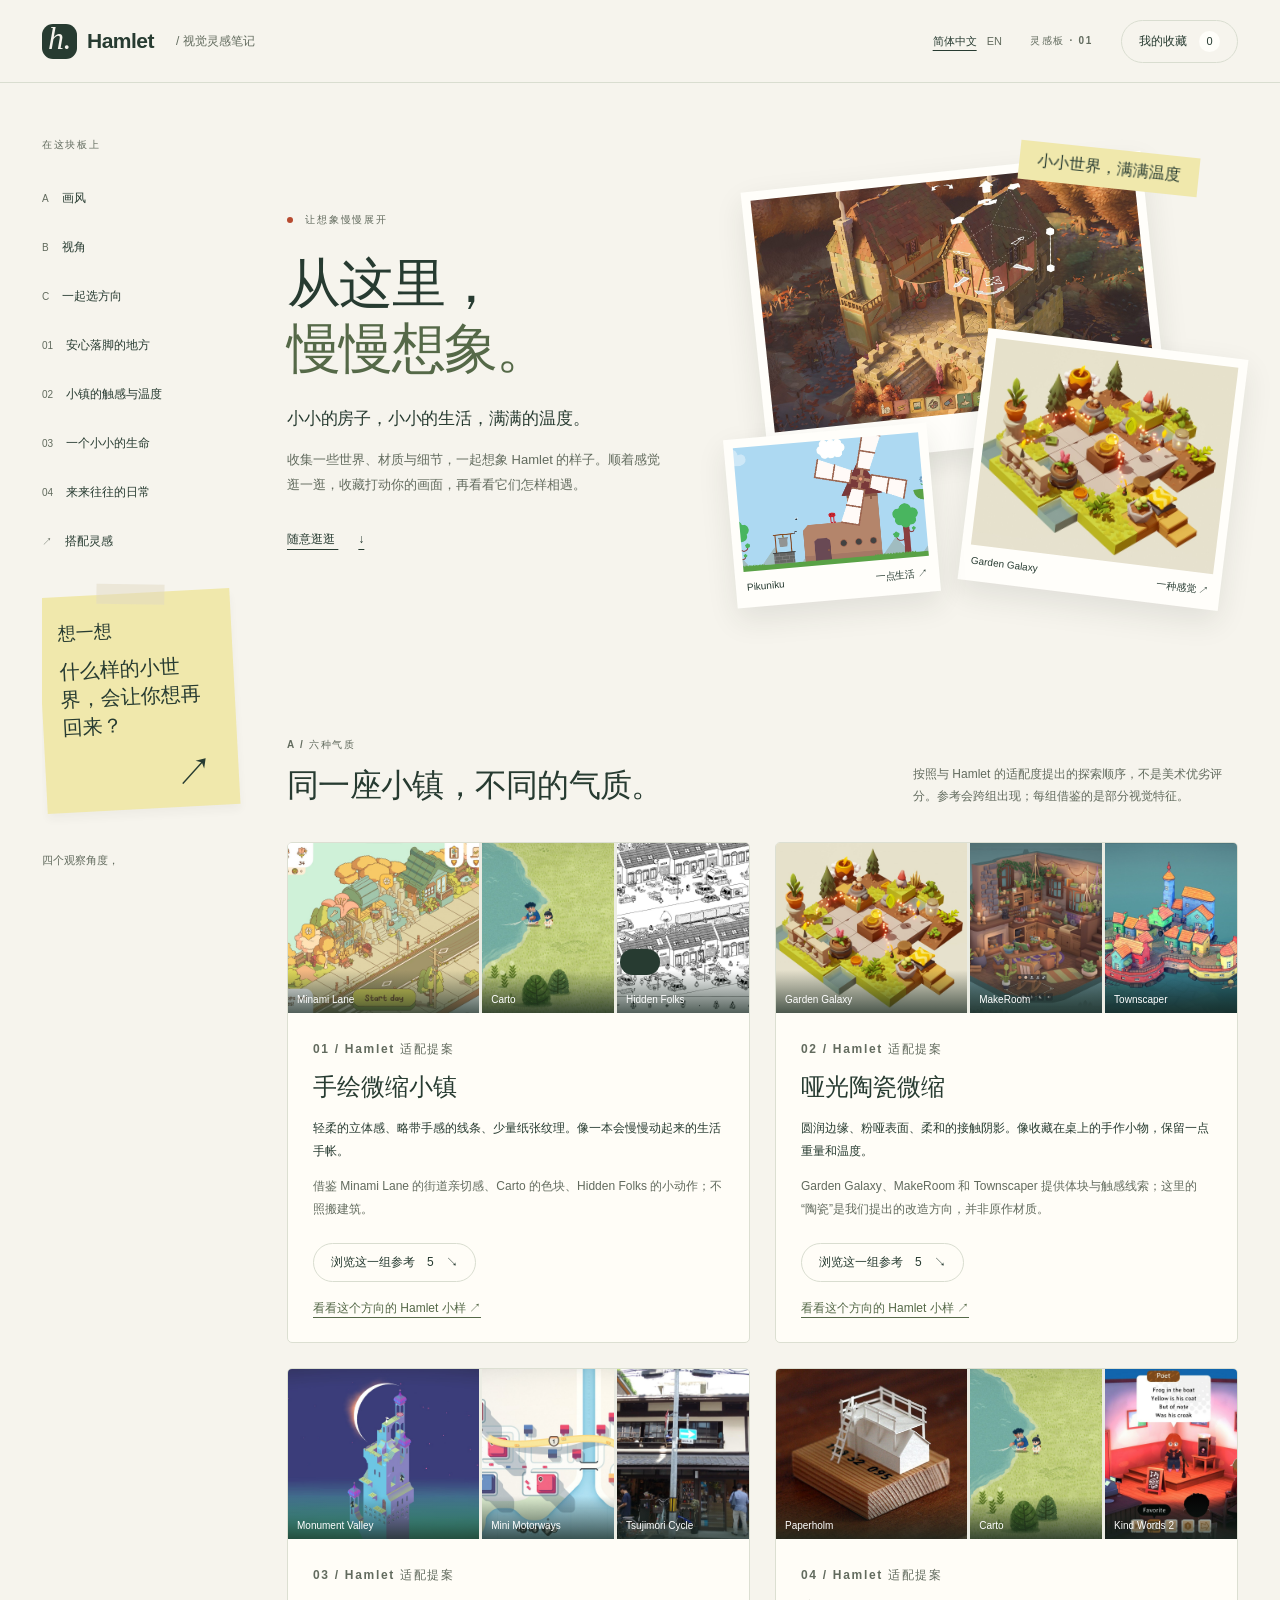
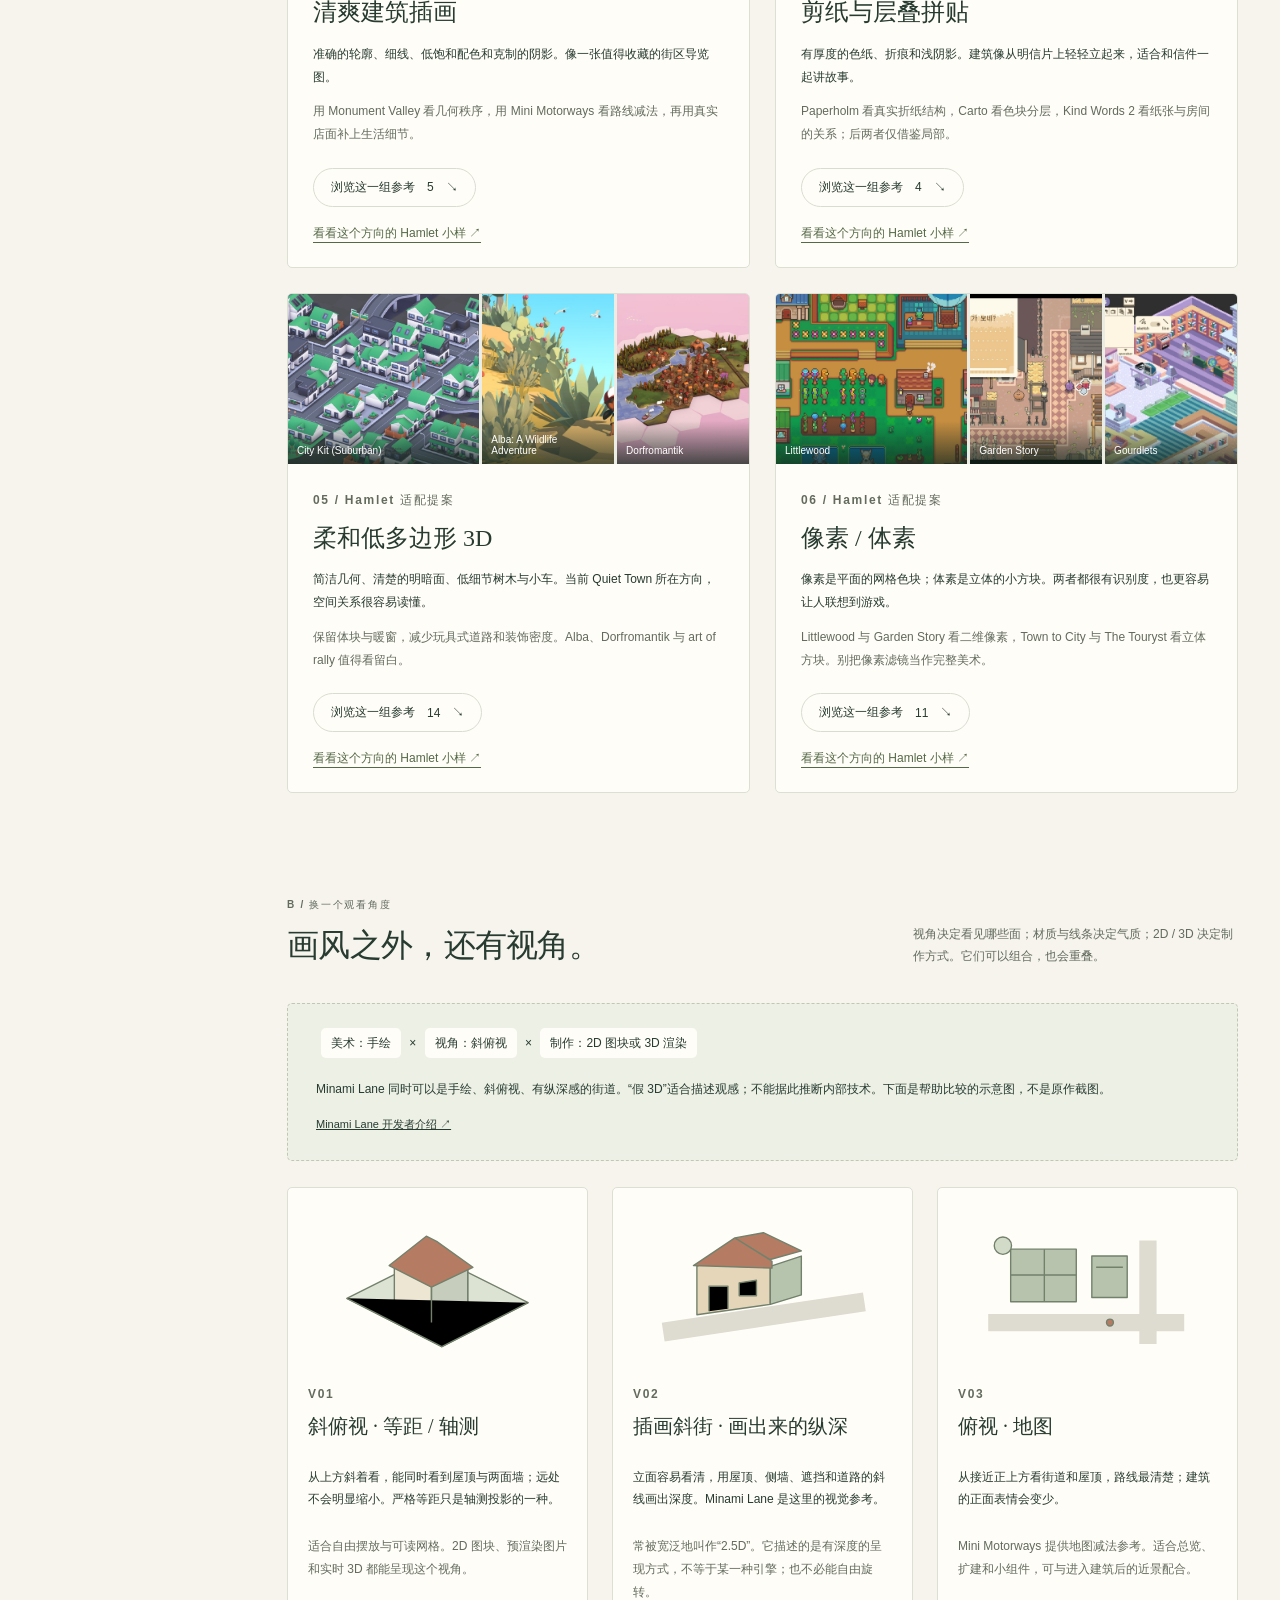
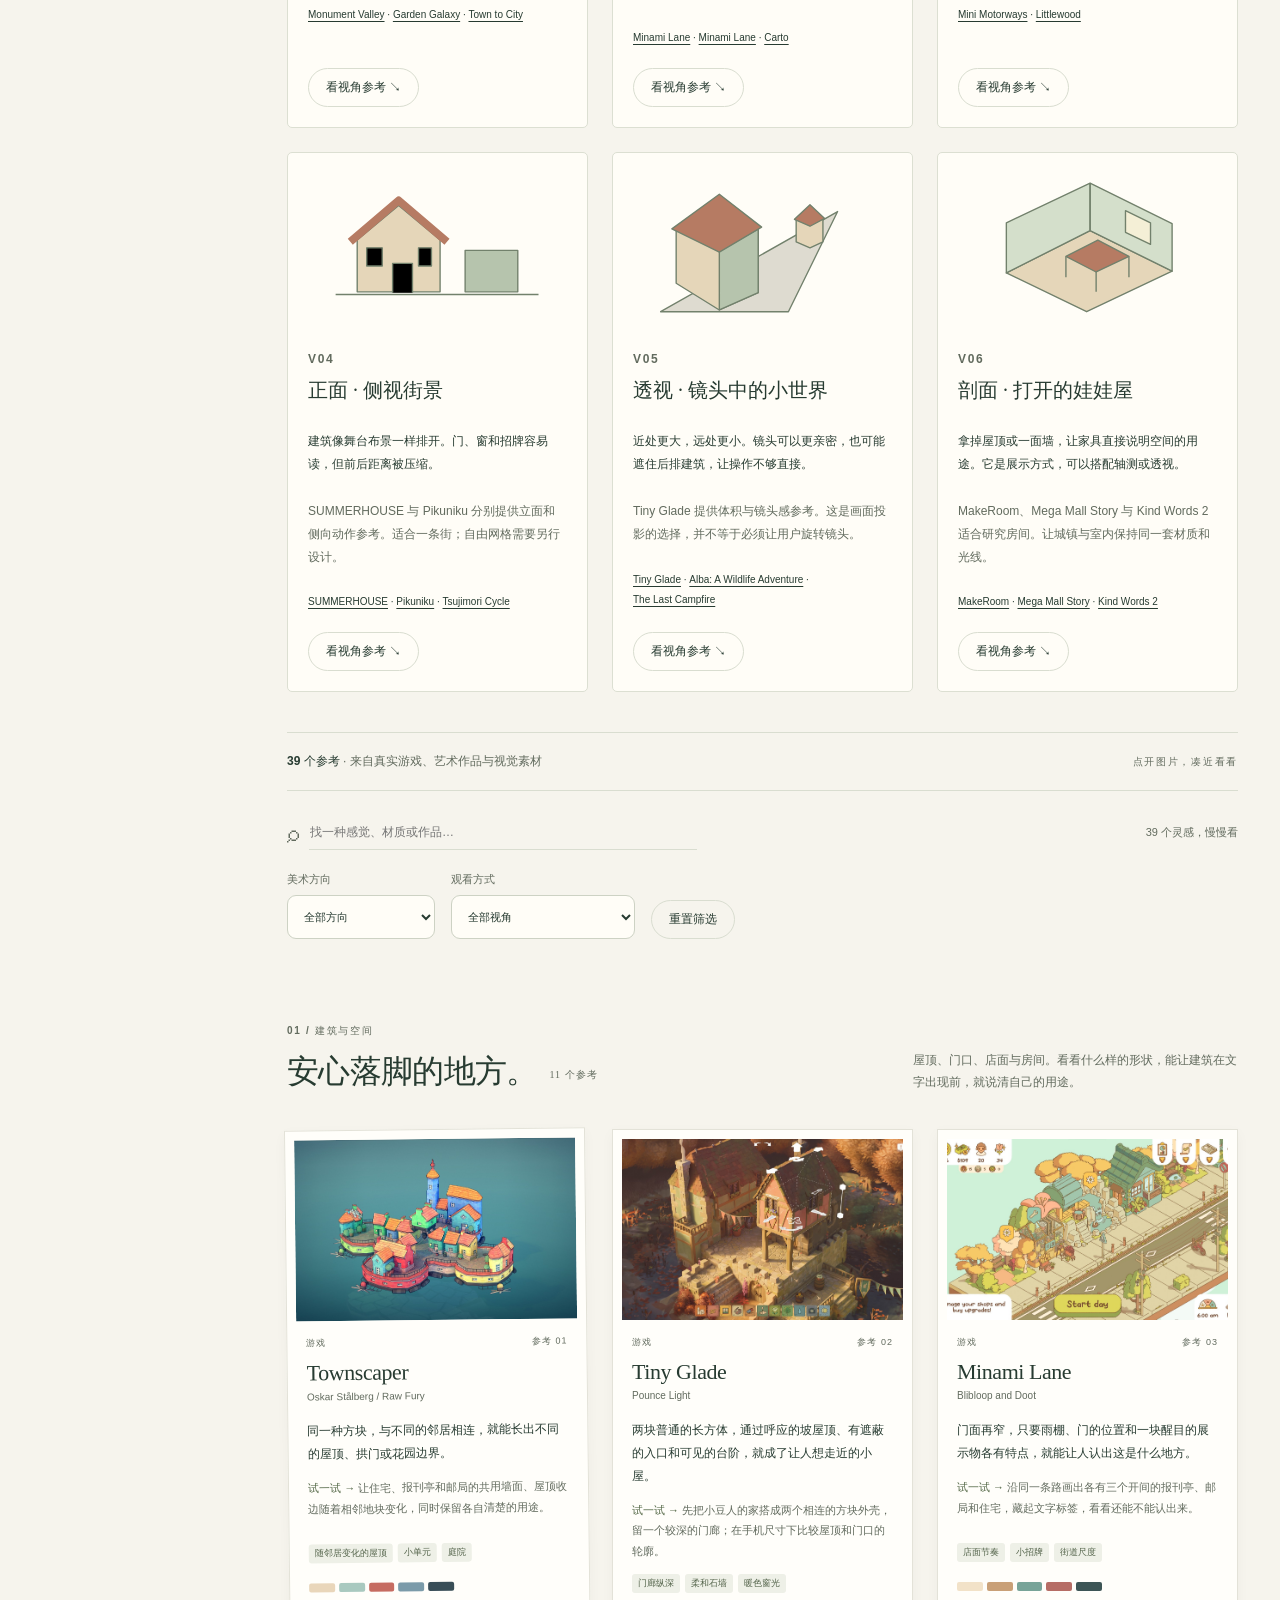
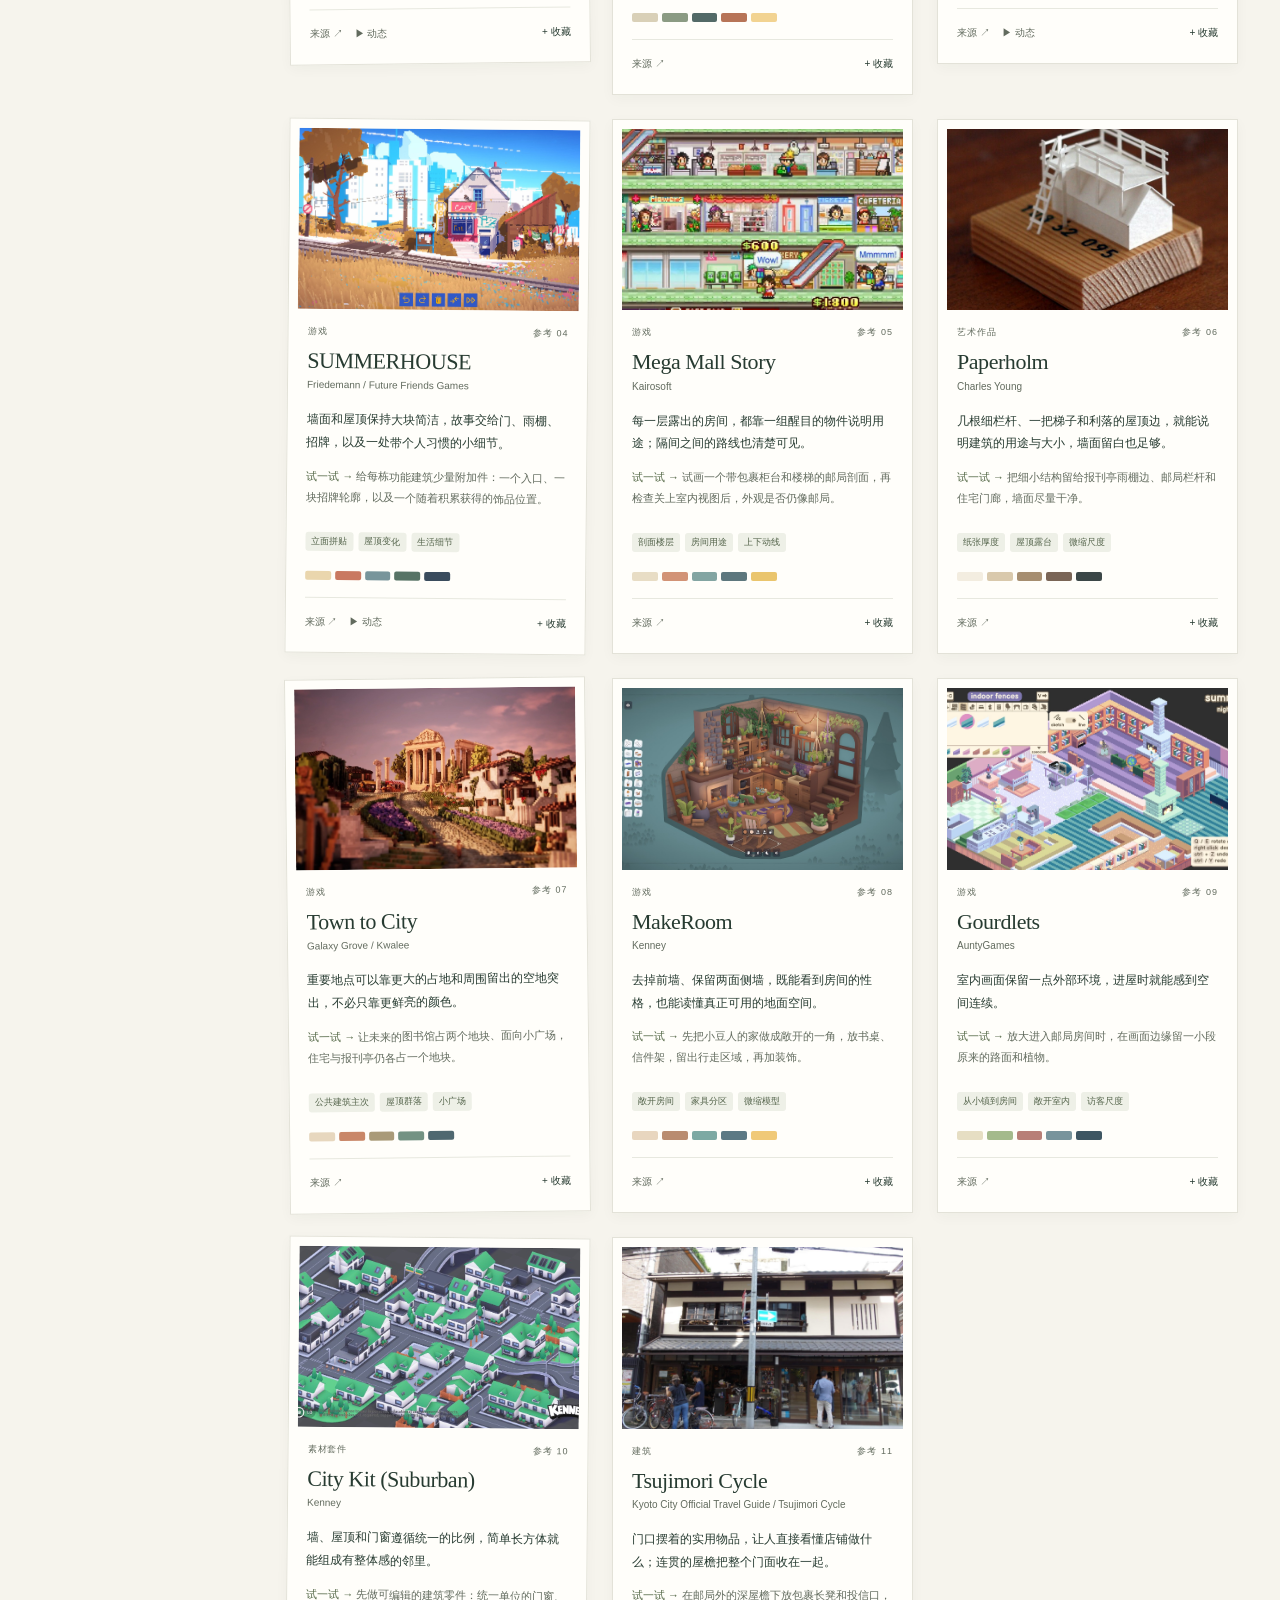
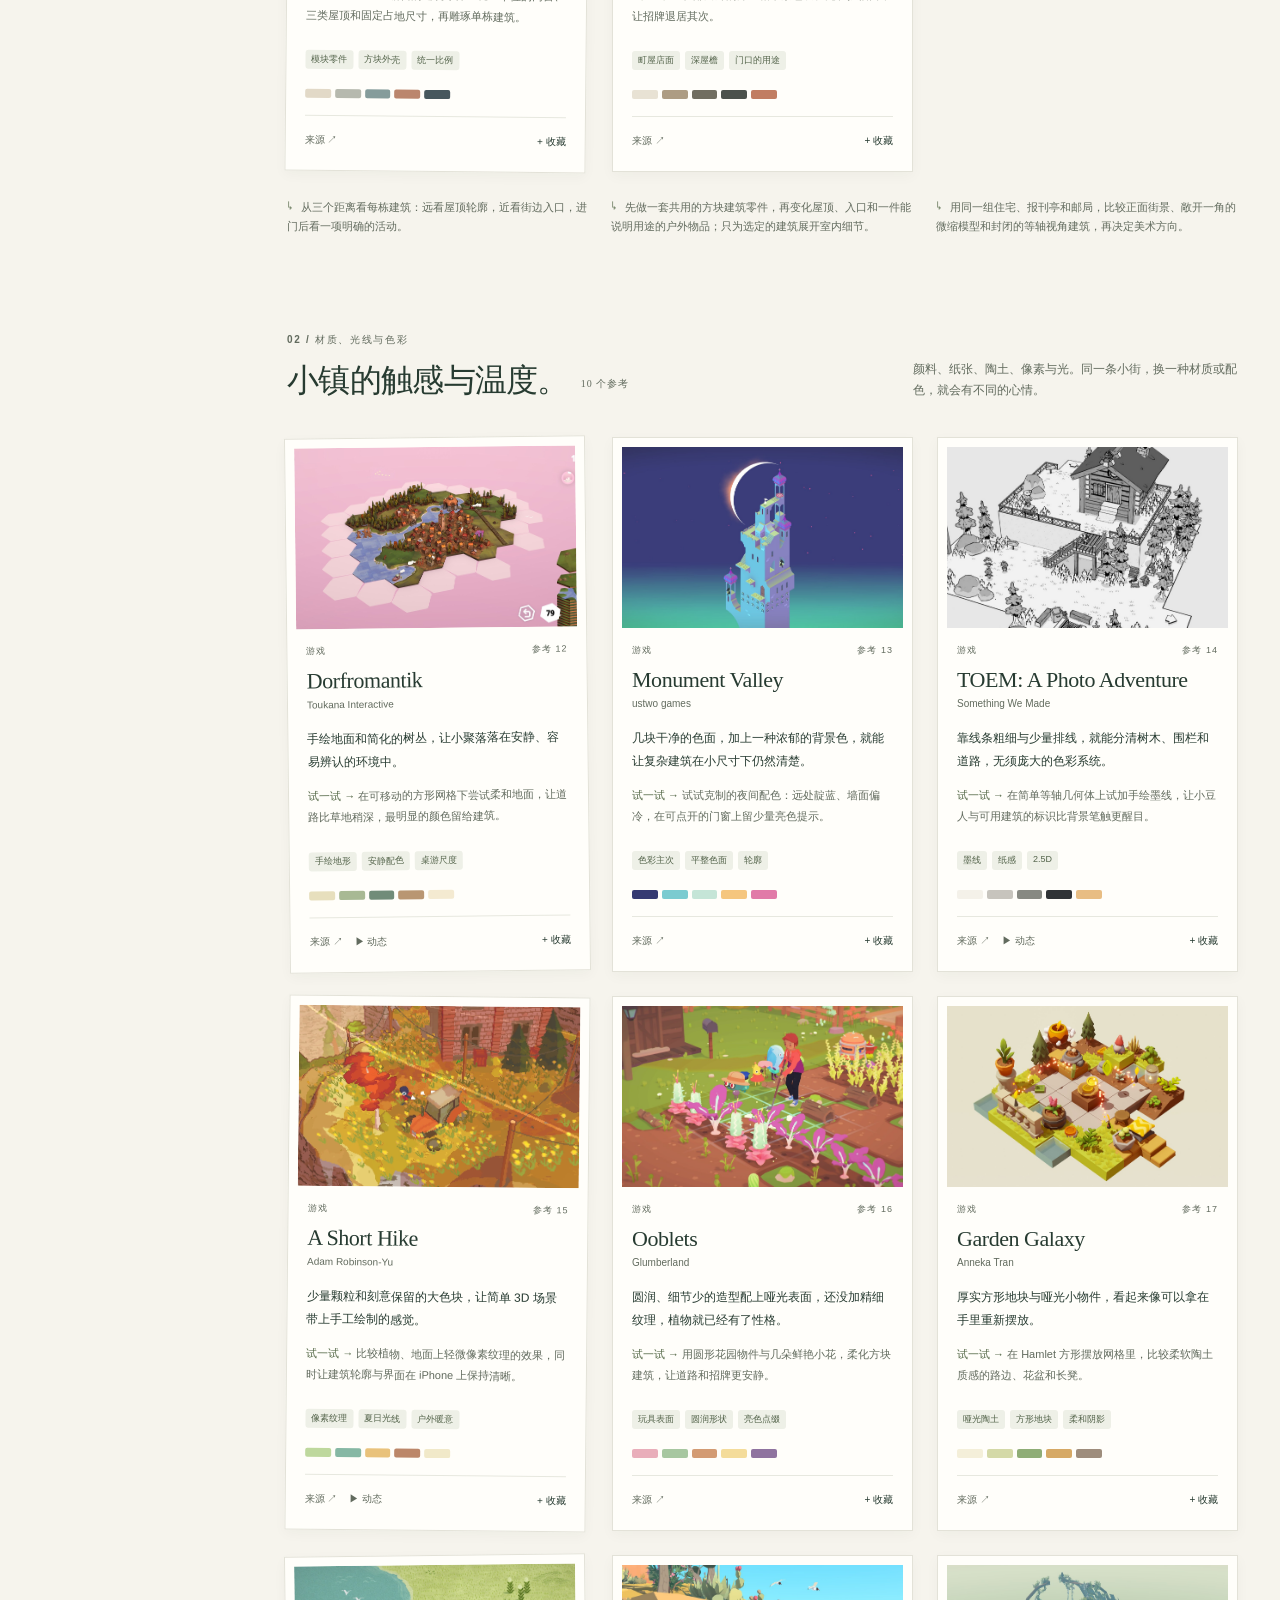
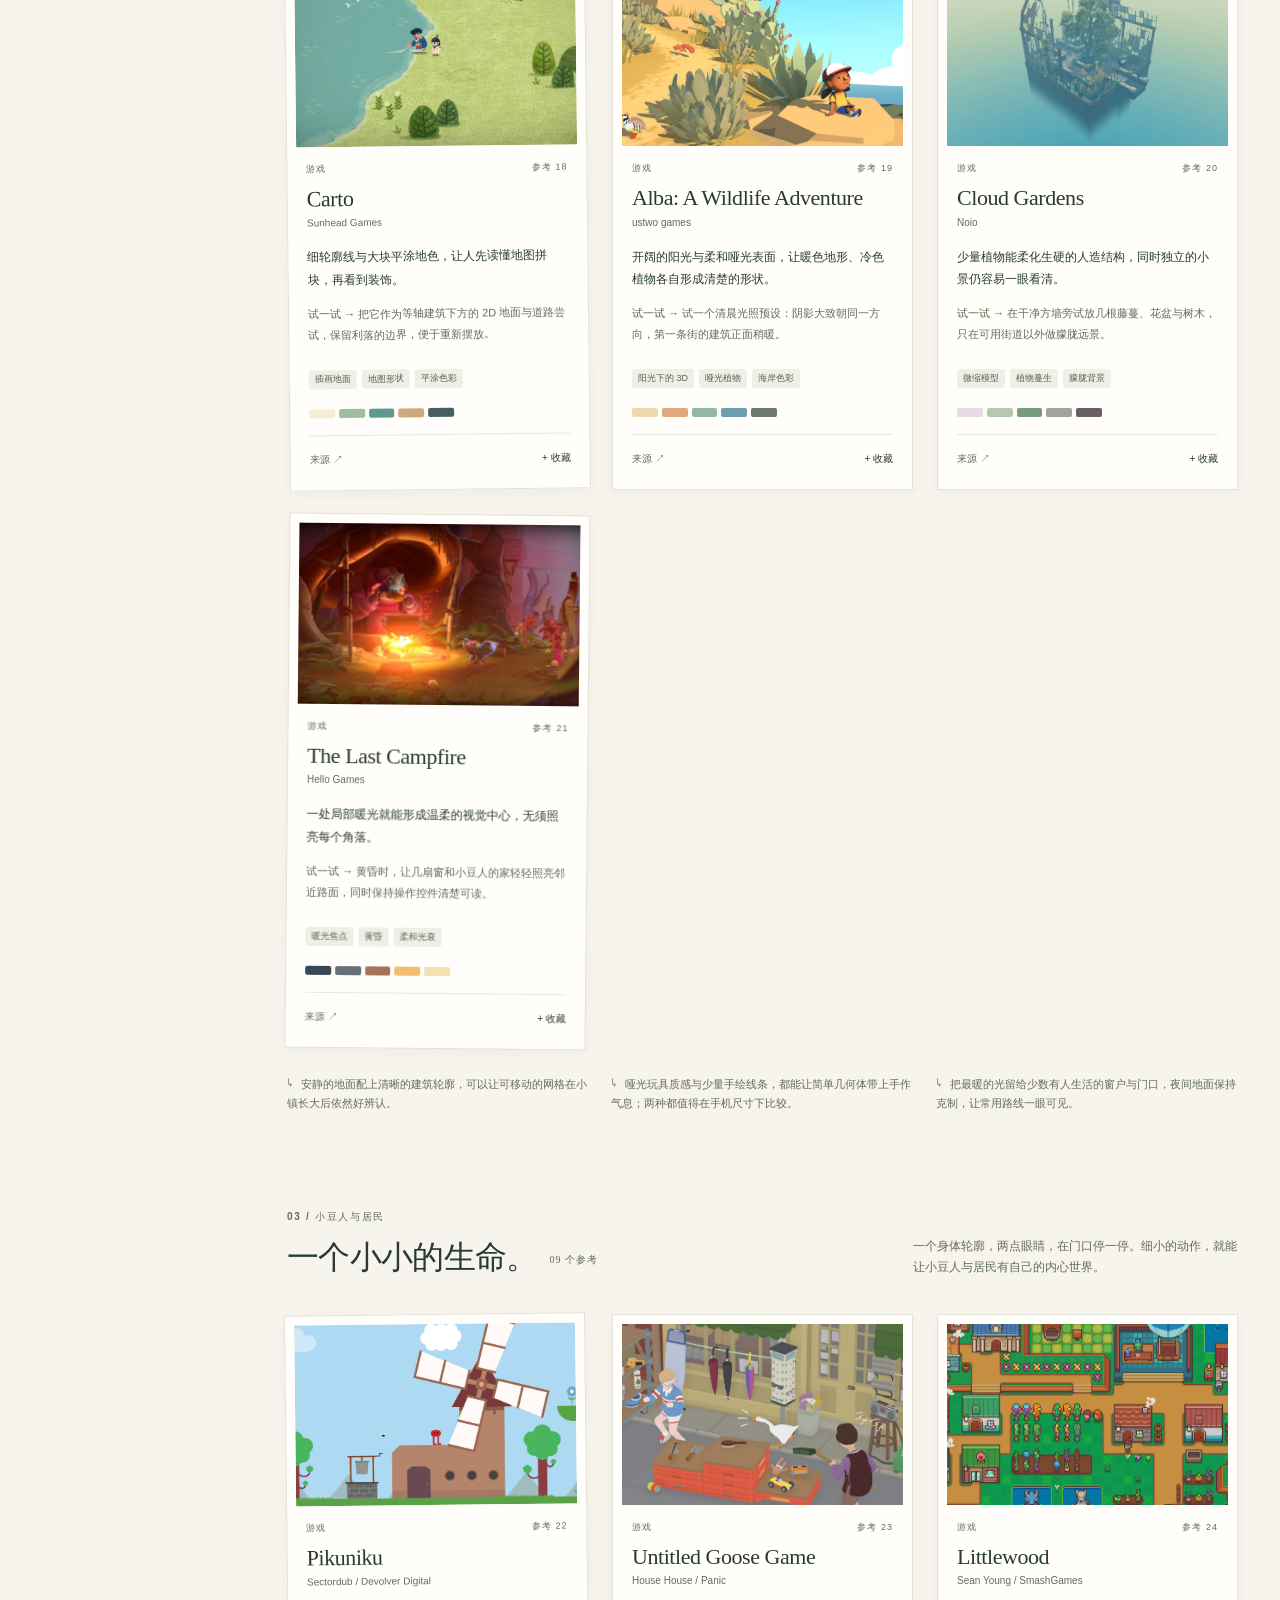
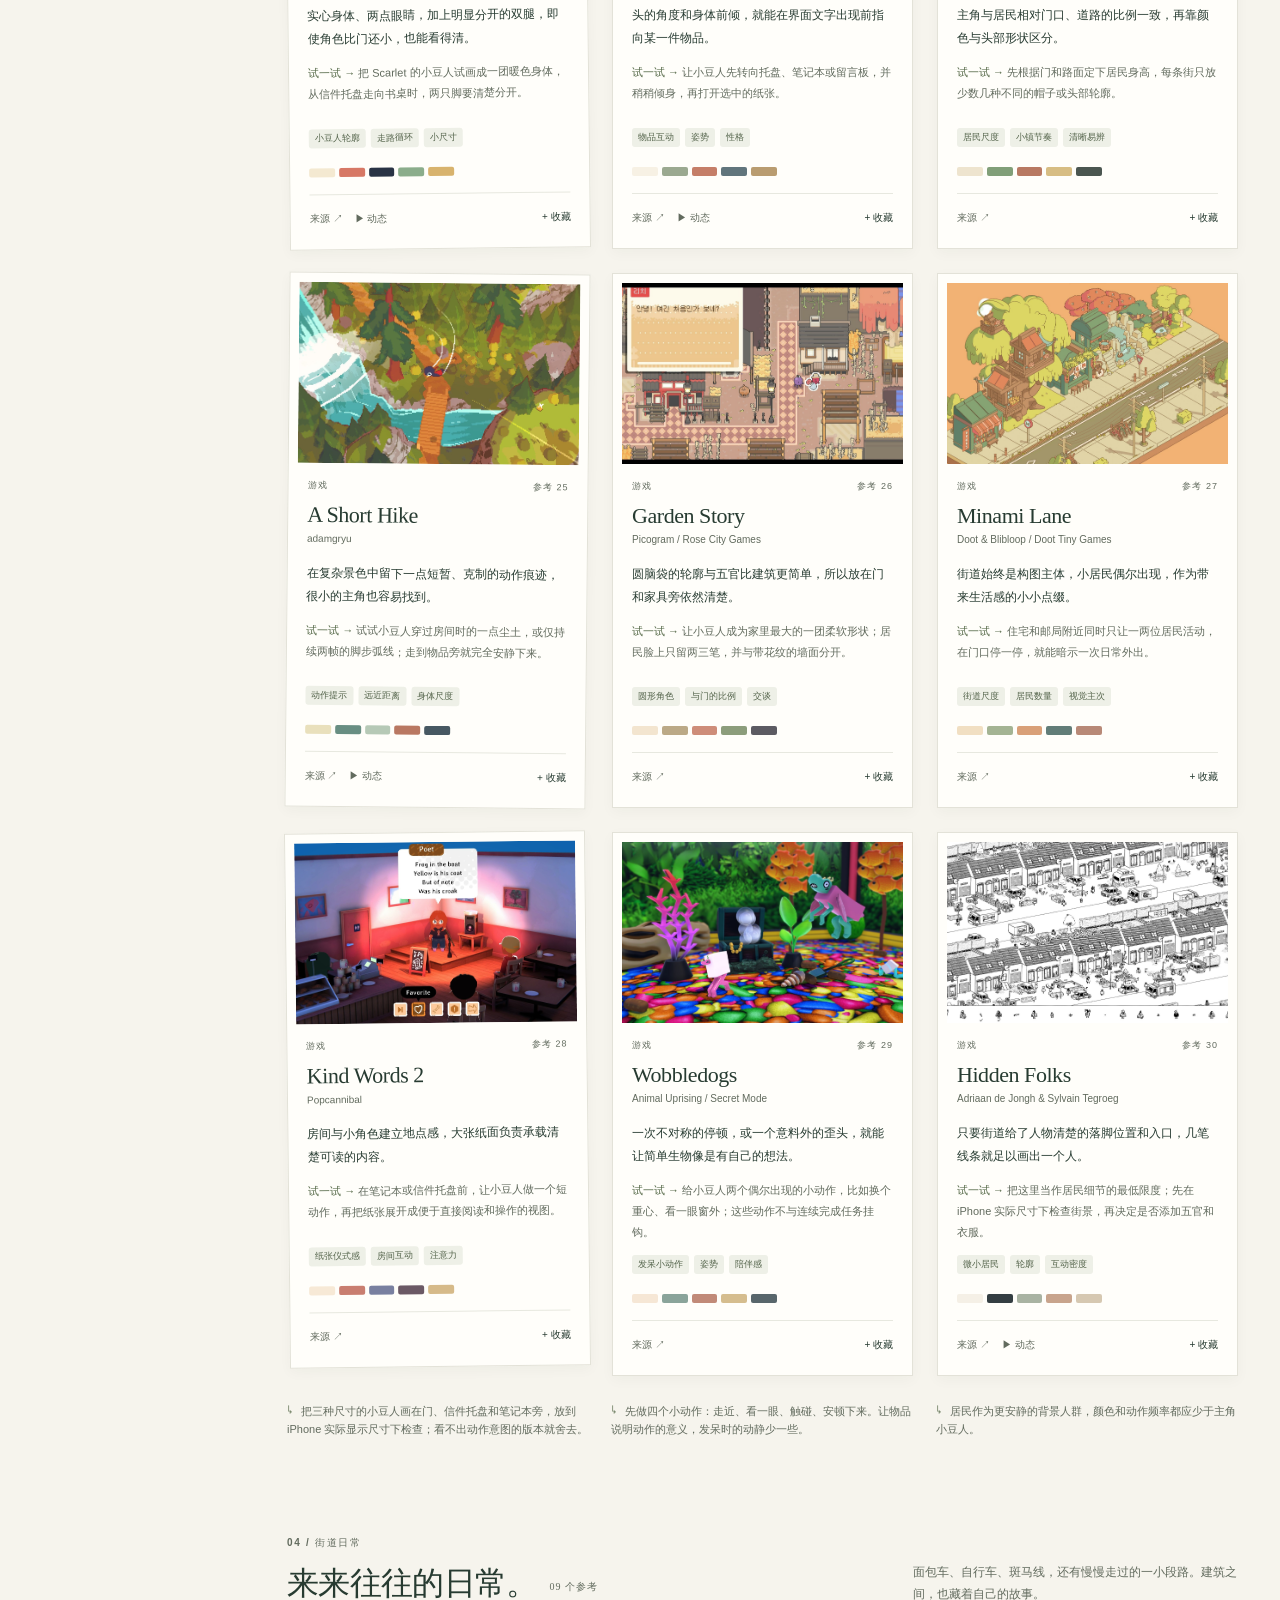
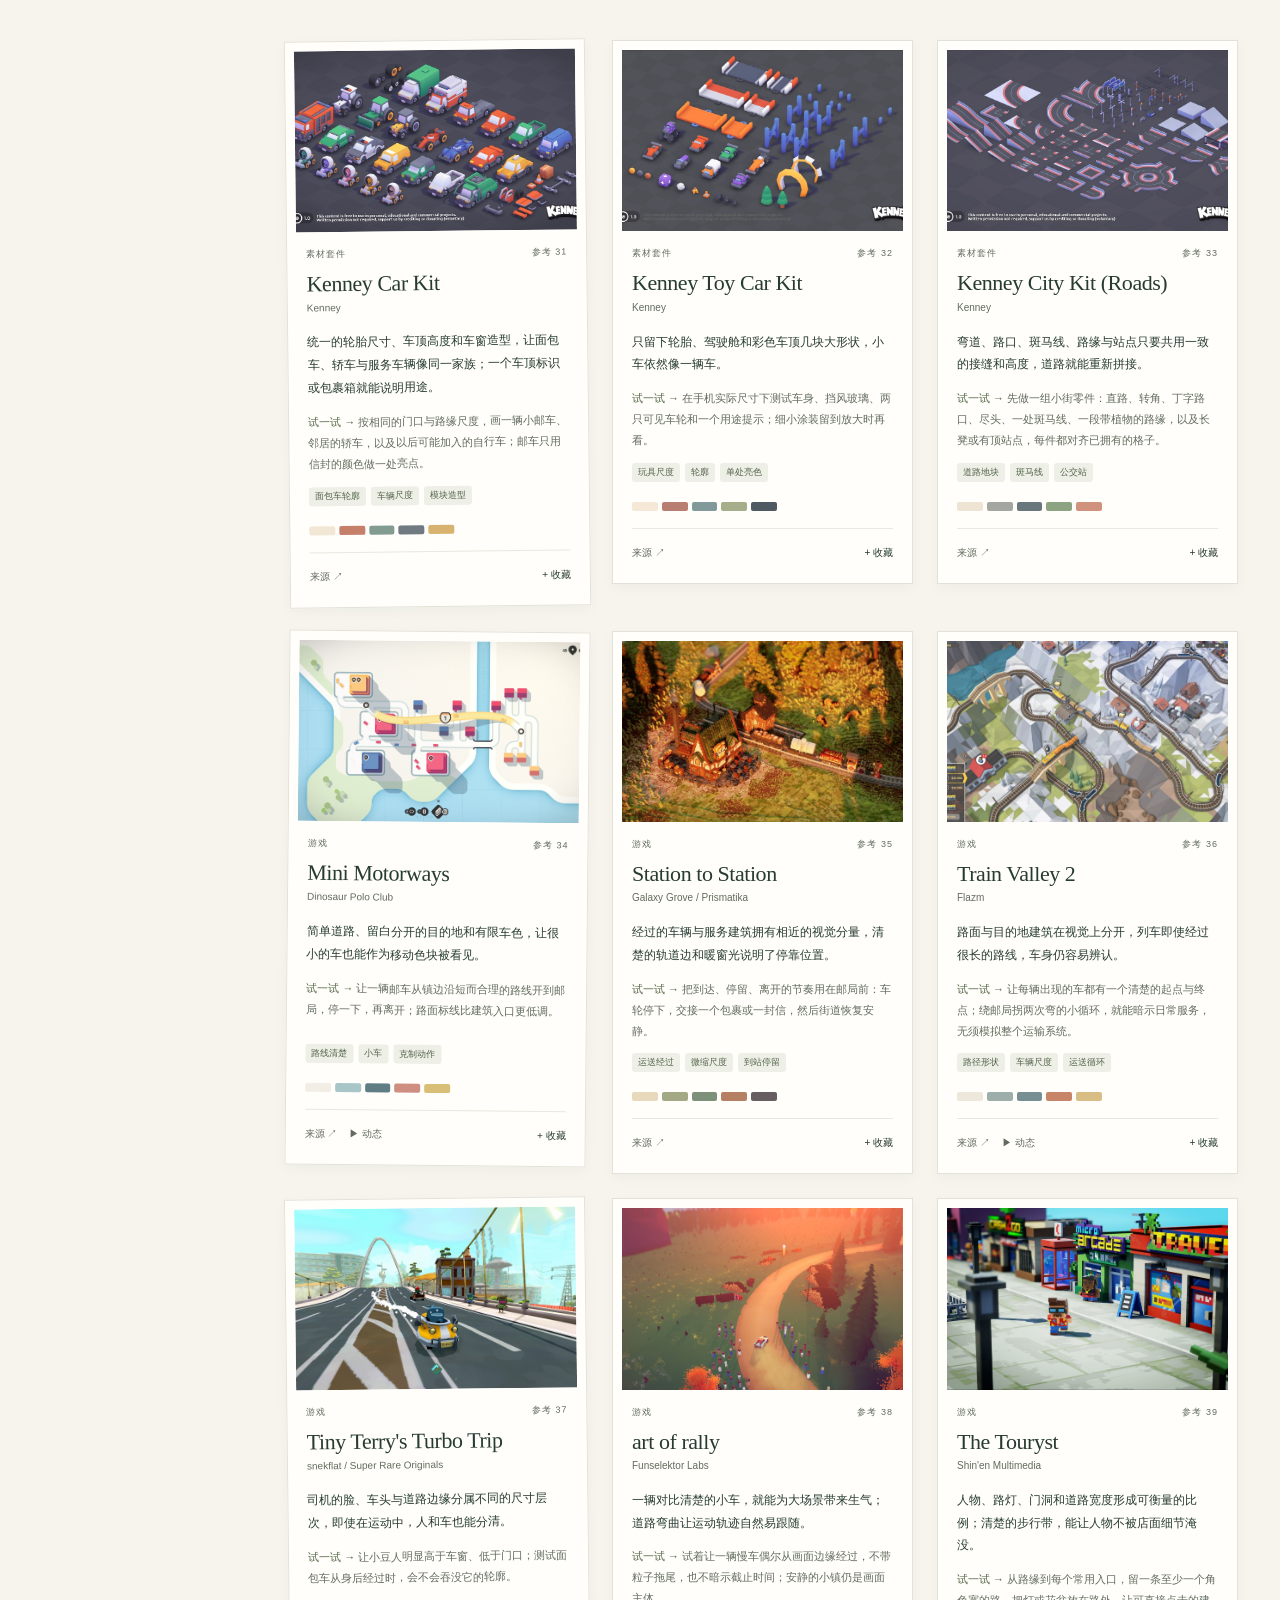
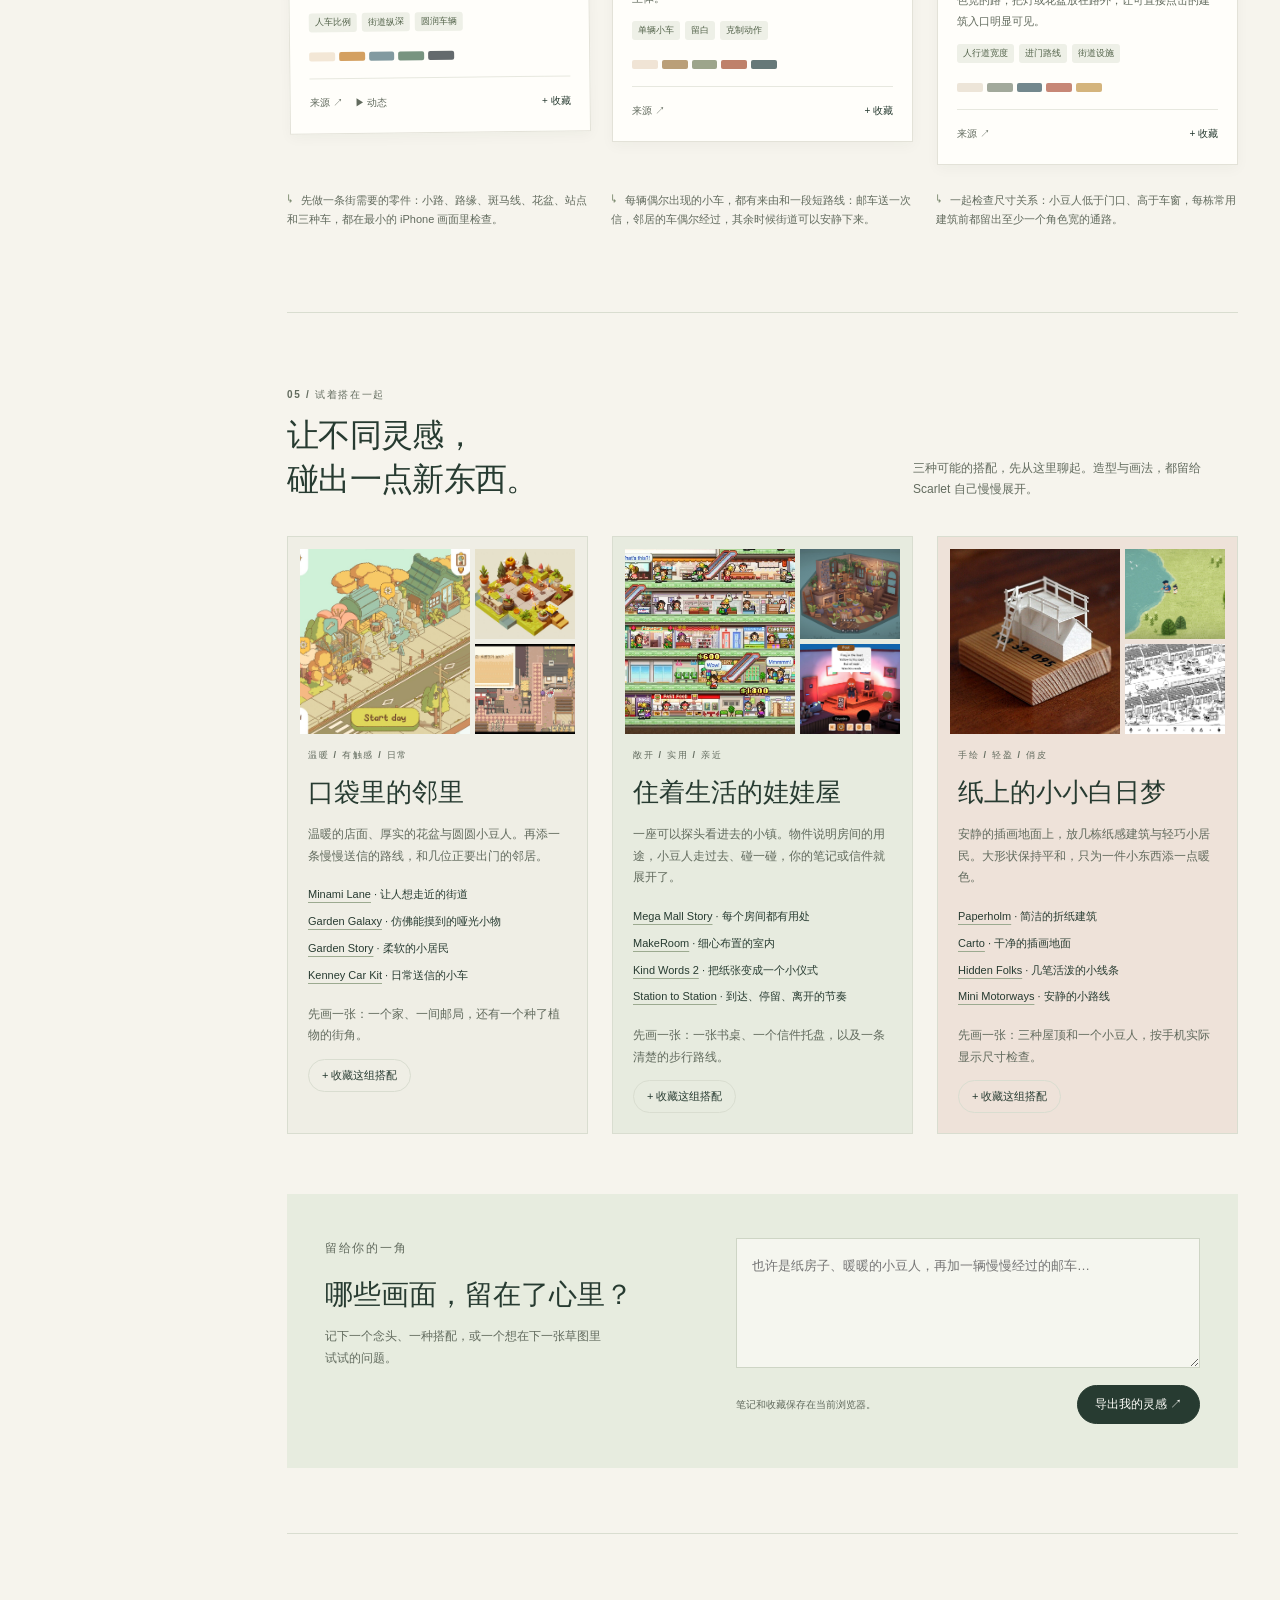
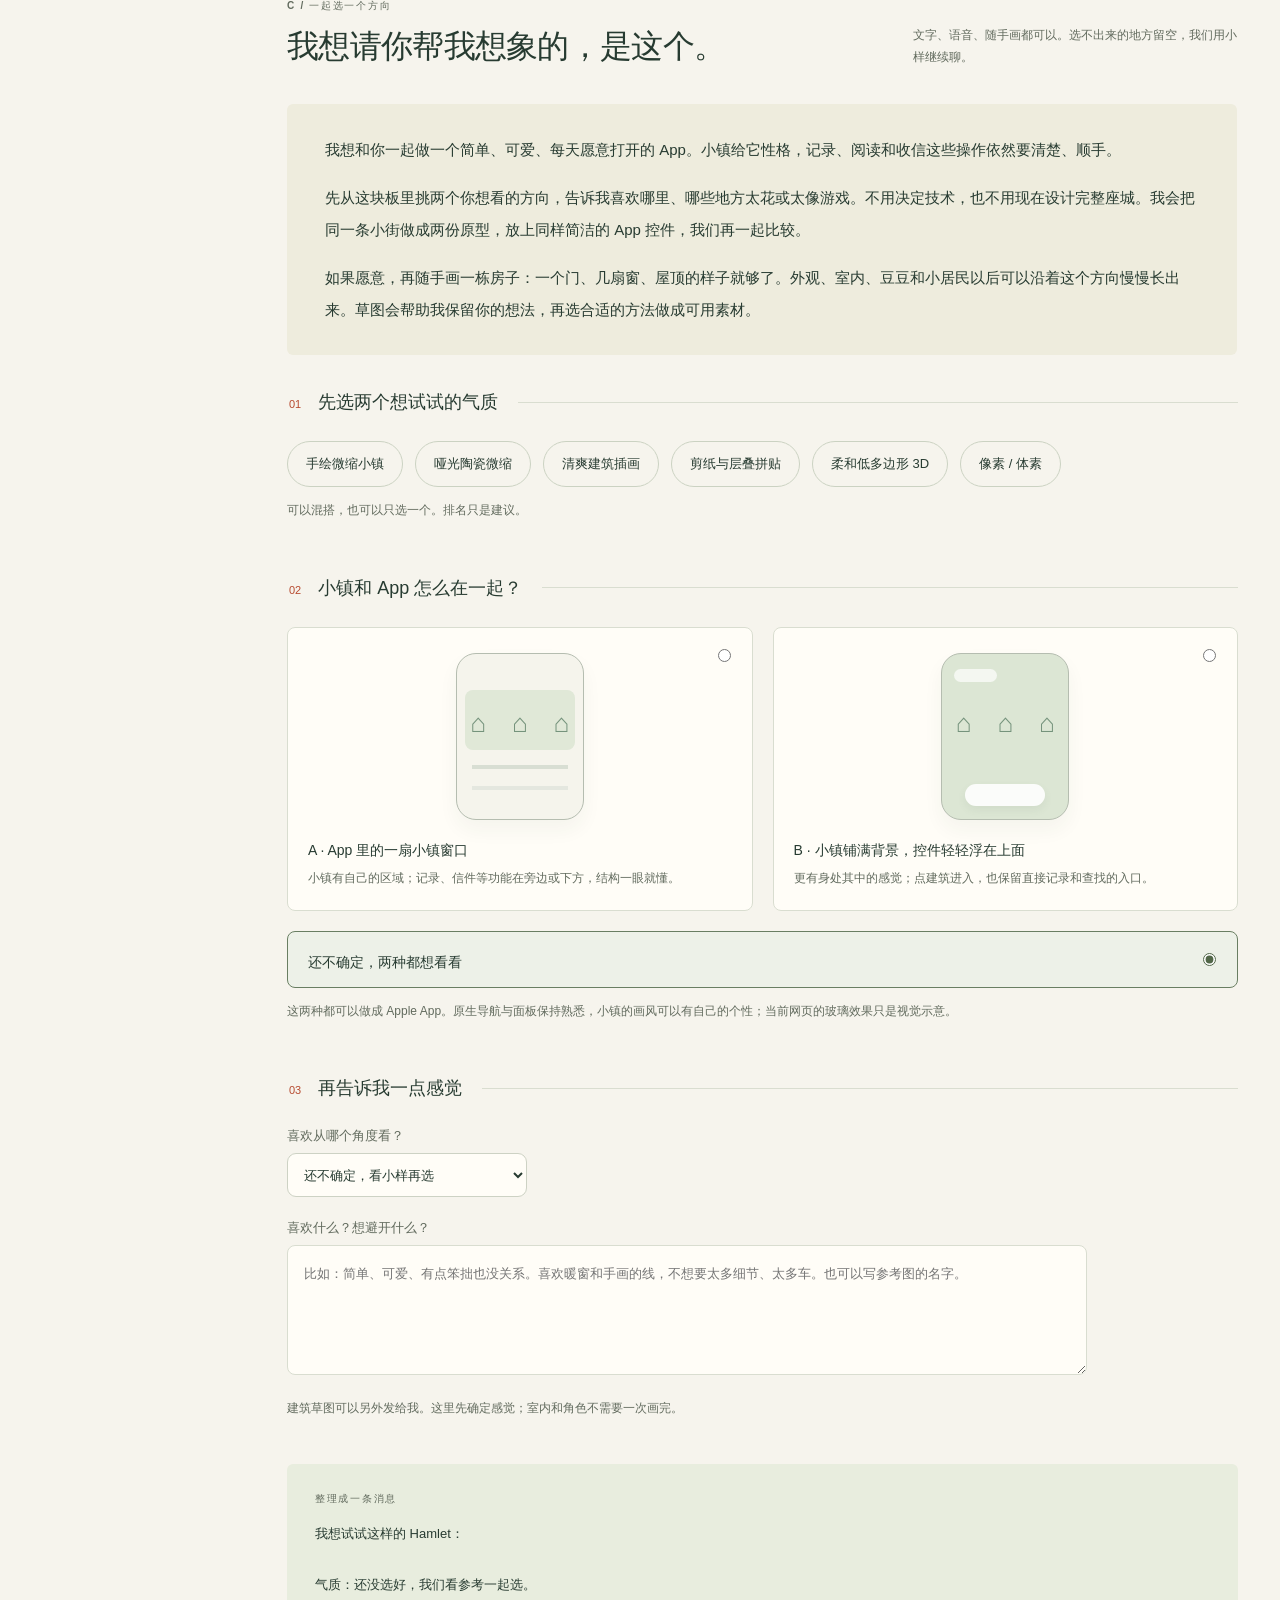
<file: mood-board/index.html>
<!doctype html>
<html lang="zh-CN">
<head>
  <meta charset="utf-8">
  <meta name="viewport" content="width=device-width,initial-scale=1">
  <meta name="theme-color" content="#f6f4ed">
  <title>Hamlet · 从这里，想象一座小镇</title>
  <style>@font-face{font-family:BoardSans;src:local('Avenir Next'),local('Avenir'),local('Arial');font-display:swap}
:root{--paper:#f6f4ed;--ink:#273b31;--muted:#626b5e;--line:#d9ddd0;--leaf:#556948;--orange:#b74b30;--white:#fffefa;--yellow:#f0e8ac;font-family:BoardSans,Arial,sans-serif;color:var(--ink);background:var(--paper);font-synthesis:none}
*{box-sizing:border-box}html{scroll-behavior:smooth;scroll-padding-top:104px}body{margin:0}button,input,textarea{font:inherit}button,a,input,textarea{touch-action:manipulation}button{cursor:pointer}a{color:inherit}button{color:inherit}button:focus-visible,a:focus-visible,input:focus-visible,textarea:focus-visible{outline:3px solid #b74b30;outline-offset:4px}button:disabled{opacity:.5;cursor:default}[hidden]{display:none!important}.sr-only{position:absolute;width:1px;height:1px;overflow:hidden;clip:rect(0,0,0,0)}.skip{position:fixed;top:-60px;z-index:100;background:var(--ink);color:white;padding:12px}.skip:focus{top:0}.topbar{height:83px;border-bottom:1px solid var(--line);display:flex;align-items:center;justify-content:space-between;padding:0 42px;position:sticky;top:0;z-index:20;background:rgba(246,244,237,.97);backdrop-filter:blur(12px)}.brand{display:flex;align-items:center;gap:10px;text-decoration:none;font-weight:600;letter-spacing:-.5px;font-size:21px}.brandmark{background:var(--ink);color:var(--paper);width:35px;height:35px;border-radius:11px;text-align:center;font:italic 32px Georgia;line-height:28px}.brand-sub{font-size:12px;letter-spacing:0;color:var(--muted);font-weight:400;margin-left:12px}.top-actions{display:flex;gap:28px;align-items:center}.edition,.eyebrow,.small-label{font-size:10px;letter-spacing:1.7px;font-weight:600}.edition{color:var(--muted)}.pill{border:1px solid var(--line);padding:10px 17px;border-radius:24px;background:transparent;font-size:12px;display:inline-flex;gap:12px;align-items:center}.pill:hover{background:#e8ecdf}.pill[aria-pressed=true],.pill.dark{background:var(--ink);color:var(--white);border-color:var(--ink)}#pin-count{background:var(--white);color:var(--ink);border-radius:20px;min-width:21px;height:21px;display:grid;place-items:center;font-size:11px}.workspace{max-width:1900px;margin:auto;display:grid;grid-template-columns:205px minmax(0,1fr);padding:0 42px;gap:40px}.rail{position:sticky;top:126px;height:calc(100vh - 160px);align-self:start;padding-top:12px}.eyebrow{margin:0 0 25px;color:var(--muted)}.rail nav{display:flex;flex-direction:column;gap:6px}.rail nav a{font-size:12px;padding:13px 0;text-decoration:none;display:flex;gap:13px;align-items:center;border-radius:4px}.rail nav a:hover{color:var(--orange)}.rail nav span{font-size:10px;color:var(--muted)}.rail-note{background:var(--yellow);margin:65px 12px 0 0;padding:25px 19px 8px;transform:rotate(-3deg);box-shadow:0 6px 8px #273b310a;position:relative}.rail-note:before{content:'';position:absolute;width:68px;height:20px;background:#e2dac380;top:-9px;left:60px;transform:rotate(4deg)}.scribble{font:italic 18px Georgia}.rail-note p{font:20px/1.4 Georgia;margin:12px 0}.note-arrow{font:38px Georgia;margin-left:110px}.rail-foot{font-size:11px;line-height:1.7;color:var(--muted);margin-top:42px}.intro{display:grid;grid-template-columns:1fr 1.18fr;gap:30px;min-height:590px;align-items:center;padding:65px 0 60px}.small-dot{width:6px;height:6px;display:inline-block;background:var(--orange);border-radius:50%;margin-right:8px}.intro h1{font:clamp(62px,5.6vw,92px)/.98 Georgia,serif;letter-spacing:-3.8px;margin:0 0 26px;font-weight:400}.intro h1 em{color:var(--leaf)}.intro-deck{font-size:17px;letter-spacing:-.2px;margin:0 0 18px}.intro-description{max-width:380px;font-size:13px;line-height:1.9;color:var(--muted)}.text-link{font-size:12px;text-underline-offset:6px;display:inline-block;margin-top:20px}.text-link span{margin-left:20px}.hero-collage{position:relative;height:420px;margin:0 14px 0 0}.hero-piece{position:absolute;background:var(--white);padding:9px 9px 12px;box-shadow:0 12px 30px #2432271a;display:block;cursor:pointer;border:0;text-align:left;transition:transform .2s}.hero-piece img{width:100%;display:block;object-fit:cover}.hero-piece p{font-size:10px;margin:10px 2px 0;display:flex;justify-content:space-between;gap:10px}.hero-piece:first-child{width:83%;left:3%;top:0;transform:rotate(-6deg)}.hero-piece:first-child img{aspect-ratio:1.65}.hero-piece:nth-child(2){width:54%;right:-2%;top:172px;transform:rotate(7deg);z-index:2}.hero-piece:nth-child(2) img{aspect-ratio:1.17}.hero-piece:nth-child(3){width:42%;left:-2%;top:260px;transform:rotate(-5deg);z-index:3}.hero-piece:nth-child(3) img{aspect-ratio:1.5}.hero-piece:hover{transform:rotate(0) translateY(-5px)}.hero-tag{position:absolute;top:-22px;right:25px;background:var(--yellow);font:italic 16px Georgia;padding:9px 18px;transform:rotate(6deg);z-index:4}.board-line{display:flex;justify-content:space-between;align-items:center;border-top:1px solid var(--line);border-bottom:1px solid var(--line);padding:20px 0}.board-line p{margin:0;font-size:12px}.board-line span{color:var(--muted)}.board{background-image:radial-gradient(#53694f24 .7px,transparent .7px);background-size:20px 20px;margin:0 -18px;padding:0 18px}.board-tools{display:flex;justify-content:space-between;align-items:center;padding:24px 0 0;gap:20px}.search{display:flex;align-items:center;gap:10px;font-size:24px;color:var(--muted);width:min(410px,65%)}.search input{background:var(--paper);border:0;border-bottom:1px solid var(--line);padding:10px 1px;font-size:12px;width:100%;border-radius:0;color:var(--ink)}#results-count{font-size:11px;color:var(--muted)}.reference-section{padding:63px 0 34px;scroll-margin-top:95px}.section-heading{display:flex;justify-content:space-between;gap:25px;align-items:flex-end;margin-bottom:35px}.section-heading .eyebrow{margin-bottom:12px}.section-heading h2{font:38px/1.1 Georgia;margin:0;letter-spacing:-1.3px}.section-heading>p{max-width:325px;font-size:12px;line-height:1.8;color:var(--muted);margin:0}.section-heading .section-number{font-size:10px;margin-left:12px;vertical-align:middle;letter-spacing:1px;color:var(--muted)}.pin-grid{display:grid;grid-template-columns:repeat(3,minmax(0,1fr));gap:24px;align-items:start}.ref-card{background:var(--white);border:1px solid #e3e2d8;padding:9px;box-shadow:0 4px 13px #1a321909;position:relative;transition:box-shadow .2s,transform .2s;break-inside:avoid}.ref-card:nth-child(6n+1){transform:rotate(-.65deg)}.ref-card:nth-child(6n+4){transform:rotate(.55deg)}.ref-card:hover{transform:translateY(-3px);box-shadow:0 10px 24px #1a321916;z-index:2}.image-button{display:block;width:100%;padding:0;border:0;background:#e1e4d7;position:relative;overflow:hidden}.image-button img{width:100%;aspect-ratio:1.55;object-fit:cover;display:block;transition:transform .35s}.image-button:hover img{transform:scale(1.035)}.image-button:after{content:'↗';position:absolute;right:9px;bottom:9px;width:28px;height:28px;display:grid;place-items:center;border-radius:50%;background:#fffefaed;color:var(--ink);font-size:14px;opacity:0;transition:opacity .2s}.image-button:hover:after,.image-button:focus-visible:after{opacity:1}.image-button .media-missing{display:none}.image-button.failed img{display:none}.image-button.failed .media-missing{display:grid;place-items:center;aspect-ratio:1.55;padding:20px;font-size:13px}.card-body{padding:16px 10px 9px}.card-meta{display:flex;align-items:center;justify-content:space-between;gap:5px;font-size:9px;letter-spacing:1px;color:var(--muted);text-transform:uppercase}.card-meta .number{font-variant-numeric:tabular-nums}.card-title{font:22px/1.1 Georgia;letter-spacing:-.45px;margin:11px 0 6px}.credit{font-size:10px;color:var(--muted);margin:0 0 16px;min-height:13px}.borrow{font-size:12px;line-height:1.65;margin:0 0 12px}.hamlet-note{font-size:11px;line-height:1.7;color:var(--muted);margin:0;min-height:54px}.hamlet-note strong{color:var(--leaf);font-weight:600}.swatches{display:flex;height:9px;margin:20px 0 17px;gap:4px;max-width:145px}.swatches span{flex:1;border-radius:2px}.card-bottom{border-top:1px solid #e7e8df;padding-top:12px;display:flex;align-items:center;justify-content:space-between;gap:8px}.card-links{display:flex;gap:12px;align-items:center}.card-links a,.watch{font-size:10px;color:var(--muted);text-decoration:none;background:none;border:0;padding:0}.card-links a:hover,.watch:hover{color:var(--orange);text-decoration:underline}.pin{background:none;border:0;padding:5px 0 5px 10px;font-size:10px;white-space:nowrap}.pin[aria-pressed=true]{color:var(--orange);font-weight:600}.pin:hover{color:var(--orange)}.tags{display:flex;gap:5px;flex-wrap:wrap;margin:12px 0 0}.tags span{font-size:9px;background:#eef0e7;padding:3px 6px;border-radius:3px;color:#53634a}.section-synthesis{display:flex;gap:22px;padding:26px 0 0;color:var(--muted);font-size:11px;line-height:1.7}.section-synthesis p{margin:0;flex:1}.section-synthesis b{color:var(--leaf);margin-right:5px;font-weight:400}.recipes{padding:75px 0 60px;border-top:1px solid var(--line);margin-top:50px}.recipe-grid{display:grid;grid-template-columns:repeat(3,minmax(0,1fr));gap:24px}.recipe{border:1px solid var(--line);padding:12px;background:#efeee5}.recipe:nth-child(2){background:#e7ebdf}.recipe:nth-child(3){background:#eee2d9}.recipe-pictures{display:grid;grid-template-columns:1.7fr 1fr;grid-template-rows:90px 90px;gap:5px}.recipe-pictures button{padding:0;border:0;background:transparent;overflow:hidden}.recipe-pictures button:first-child{grid-row:span 2}.recipe-pictures img{height:100%;width:100%;object-fit:cover;display:block}.recipe-copy{padding:13px 8px 8px}.recipe-copy .eyebrow{margin-bottom:12px;font-size:9px}.recipe h3{font:26px/1.12 Georgia;margin:0 0 13px}.recipe p{font-size:12px;line-height:1.8;color:var(--muted)}.recipe ul{font-size:11px;line-height:1.8;list-style:none;padding:0;margin:18px 0}.recipe li{margin:7px 0}.recipe li a{text-decoration-color:#9caa90;text-underline-offset:4px}.recipe .pill{padding:8px 13px;font-size:11px}.desk{padding:44px 38px;background:#e7ecdf;display:grid;grid-template-columns:1fr 1.25fr;gap:40px;margin:0 0 65px}.desk .eyebrow{margin-bottom:15px}.desk h2{font:32px/1.1 Georgia;margin:0}.desk p{font-size:12px;line-height:1.8;color:var(--muted);max-width:285px}.desk textarea{width:100%;height:130px;padding:15px;background:#fffefa9c;border:1px solid #ced5c5;resize:vertical;font-size:13px;line-height:1.8;color:var(--ink)}.desk-actions{display:flex;justify-content:space-between;align-items:center;gap:15px;margin-top:13px}.desk-actions span{font-size:10px;color:var(--muted)}footer{display:flex;align-items:flex-start;gap:45px;border-top:1px solid var(--line);padding:32px 0 45px}.footer-brand{font:22px Georgia;min-width:190px}.footer-brand em{display:block;color:var(--muted);font-size:18px;margin-top:5px}footer p{max-width:510px;color:var(--muted);font-size:10px;line-height:1.9;margin:0}footer a{white-space:nowrap;margin:0!important}#empty{padding:80px 20px;text-align:center}#empty h2{font:36px Georgia}#empty p{font-size:13px;color:var(--muted)}dialog{border:0;padding:0;width:min(1140px,94vw);max-height:90vh;background:var(--white);color:var(--ink);box-shadow:0 25px 100px #16291d55;overflow:auto}dialog::backdrop{background:#1e322bc7;backdrop-filter:blur(5px)}.close{position:sticky;top:14px;float:right;margin:14px 14px -54px 0;z-index:3;border:1px solid #ffffff60;background:#fffefae8;border-radius:50%;height:36px;width:36px;font-size:25px;display:grid;place-items:center}.detail-layout{display:grid;grid-template-columns:1.6fr 1fr;min-height:530px}.detail-media{background:#dfe4d8;display:flex;align-items:center;justify-content:center;position:relative;flex-direction:column;min-width:0}.detail-media img{display:block;width:100%;max-height:73vh;object-fit:contain}.detail-media video{width:100%;max-height:65vh}.detail-media iframe{width:100%;aspect-ratio:16/9;border:0}.detail-media .motion-note{font-size:11px;padding:20px;text-align:center;line-height:1.7}.detail-copy{padding:50px 32px 30px;min-width:0}.detail-copy h2{font:36px/1.07 Georgia;margin:14px 0 9px;letter-spacing:-1px}.detail-copy .credit{font-size:12px}.detail-copy h3{font-size:10px;text-transform:uppercase;letter-spacing:1.1px;color:var(--leaf);margin:24px 0 8px}.detail-copy p{font-size:13px;line-height:1.8}.detail-copy .caution{font-size:11px;color:var(--muted)}.detail-copy .swatches{max-width:none;height:22px;margin:10px 0 5px}.palette-note{font-size:9px!important;color:var(--muted)}.detail-actions{display:flex;flex-wrap:wrap;gap:8px;margin-top:20px}.detail-actions a{text-decoration:none}.detail-note{width:100%;resize:vertical;height:75px;background:var(--paper);border:1px solid var(--line);padding:10px;font-size:12px;line-height:1.6}.detail-next{display:flex;justify-content:space-between;border-top:1px solid var(--line);padding:15px 25px;font-size:11px}.detail-next button{background:none;border:0;font-size:11px;padding:7px}#toast{position:fixed;bottom:25px;left:50%;transform:translateX(-50%) translateY(100px);background:var(--ink);color:var(--white);padding:13px 20px;border-radius:30px;z-index:80;font-size:12px;transition:transform .2s;pointer-events:none}#toast.show{transform:translateX(-50%) translateY(0)}
@media(min-width:1650px){.pin-grid{grid-template-columns:repeat(4,minmax(0,1fr))}.intro{min-height:650px}.hero-collage{height:460px;max-width:660px;width:100%;margin-left:auto}.hero-piece:nth-child(2){top:185px}.hero-piece:nth-child(3){top:280px}.hero-piece:first-child{width:77%}}
@media(max-width:1180px){.workspace{grid-template-columns:160px minmax(0,1fr);padding:0 25px;gap:26px}.topbar{padding:0 25px}.rail nav a{font-size:11px}.rail-note{padding:20px 14px 8px}.rail-note p{font-size:18px}.note-arrow{margin-left:80px}.intro{grid-template-columns:1fr 1fr;min-height:540px;gap:10px}.intro h1{font-size:68px}.intro-description{font-size:12px}.intro-deck{font-size:15px}.hero-collage{height:350px}.hero-piece:nth-child(2){top:160px}.hero-piece:nth-child(3){top:245px}.pin-grid{grid-template-columns:repeat(2,minmax(0,1fr))}.recipe-grid{gap:14px}.recipe h3{font-size:23px}.recipe-pictures{grid-template-rows:65px 65px}.section-heading h2{font-size:33px}.section-heading>p{max-width:260px}.desk{padding:30px 25px;gap:25px}.desk-actions{align-items:flex-start;flex-direction:column}footer{gap:20px;flex-wrap:wrap}}
@media(max-width:820px){.workspace{display:block;padding:0 23px}.rail{display:none}.topbar{height:70px;padding:0 23px}.brand-sub{display:none}.edition{display:none}.intro{min-height:520px}.hero-collage{height:350px}.intro h1{font-size:67px}.hero-piece:nth-child(2){top:155px}.hero-piece:nth-child(3){top:245px}.detail-layout{grid-template-columns:1fr}.detail-media img{max-height:50vh}.detail-copy{padding:26px}.detail-copy h2{font-size:32px}.detail-copy .credit{margin-bottom:10px}.detail-copy h3{margin-top:15px}}
@media(max-width:550px){html{scroll-padding-top:87px}.topbar{padding:0 18px;height:66px}.brand{font-size:19px}.brandmark{height:31px;width:31px;font-size:29px;line-height:25px}.pill{font-size:11px;padding:8px 12px}.workspace{padding:0 18px}.intro{display:block;padding:42px 0 20px}.intro h1{font-size:70px;letter-spacing:-3px}.intro-copy .eyebrow{font-size:9px;margin-bottom:21px}.intro-description{max-width:100%;font-size:12px;line-height:1.85}.intro .text-link{margin-top:10px}.hero-collage{height:380px;margin:38px 14px 0 15px}.hero-piece:first-child{width:84%}.hero-piece:nth-child(2){top:145px;right:-3%;width:53%}.hero-piece:nth-child(3){top:230px;width:45%;left:0}.hero-tag{font-size:14px;right:8px;top:-17px}.board-line{padding:17px 0}.board-line p{font-size:11px}.board-line p span{display:block;margin-top:5px}.board-line>.small-label{display:none}.board-tools{gap:8px;align-items:flex-start;flex-direction:column}.search{width:100%;font-size:22px}.search input{font-size:12px}#results-count{font-size:10px;margin-left:25px}.section-heading{display:block;margin-bottom:26px}.section-heading h2{font-size:34px;letter-spacing:-1.2px}.section-heading>p{margin-top:15px;max-width:100%;font-size:12px}.reference-section{padding:45px 0 15px}.pin-grid{grid-template-columns:1fr;gap:24px;padding:0 5px}.image-button img{aspect-ratio:1.45}.card-body{padding:16px 12px 9px}.card-title{font-size:25px}.borrow{font-size:13px}.hamlet-note{font-size:12px;min-height:0}.credit,.card-meta{font-size:10px}.card-links a,.watch,.pin{font-size:11px}.section-synthesis{display:block}.section-synthesis p{margin:12px 0;font-size:12px}.recipes{padding:45px 0 36px;margin-top:30px}.recipe-grid{grid-template-columns:1fr;gap:22px}.recipe-pictures{grid-template-rows:90px 90px}.recipe-copy{padding:20px 12px}.recipe h3{font-size:29px}.desk{display:block;padding:27px 20px;margin-bottom:35px}.desk textarea{margin-top:15px}.desk-actions{flex-direction:row;align-items:center;gap:10px}.desk-actions span{max-width:125px;line-height:1.6}.desk h2{font-size:31px}footer{display:block;padding:30px 0}.footer-brand{margin-bottom:20px}footer a{margin-top:20px!important}dialog{width:96vw;max-height:94vh}.detail-copy{padding:22px}.detail-next{padding:12px}.detail-media img{max-height:45vh}}
@media(prefers-reduced-motion:reduce){html{scroll-behavior:auto}*,*:before,*:after{transition:none!important;animation:none!important}}
.mobile-nav{display:none}
@media(max-width:820px){.mobile-nav{display:flex;position:sticky;top:70px;z-index:19;background:var(--paper);border-bottom:1px solid var(--line);padding:0 20px;gap:23px;overflow:auto;scrollbar-width:none}.mobile-nav a{padding:12px 0;white-space:nowrap;text-decoration:none;font-size:11px;color:var(--muted)}.mobile-nav a:hover{color:var(--orange)}html{scroll-padding-top:130px}.reference-section{scroll-margin-top:130px}}
@media(max-width:550px){.mobile-nav{top:66px;padding:0 18px;gap:20px}}
@media print{.topbar,.rail,.mobile-nav,.board-tools,.desk,.pin,.card-links,.text-link{display:none}.workspace{display:block;padding:0}.intro{min-height:350px;padding:20px}.hero-collage{height:300px}.pin-grid{grid-template-columns:repeat(3,1fr)}.ref-card{break-inside:avoid}.reference-section{break-before:page}.board{background:none}.section-heading{margin-top:15px}.image-button img{aspect-ratio:1.5}footer{break-inside:avoid}}

/* The language links remain available in the static, offline document. */
.language-switch{display:flex;gap:10px;align-items:center;font-size:11px;white-space:nowrap}
.language-switch a{text-decoration:none;padding:7px 0;color:var(--muted)}
.language-switch a[aria-current=page]{color:var(--ink);text-decoration:underline;text-underline-offset:5px}
html[lang=zh-CN]{font-family:BoardSans,"PingFang SC","Microsoft YaHei",sans-serif}
html[lang=zh-CN] .intro h1{font-family:Georgia,"Songti SC","Noto Serif CJK SC",serif;font-size:clamp(46px,4.2vw,74px);line-height:1.2;letter-spacing:-1.7px}
html[lang=zh-CN] .intro h1 em{font-style:normal}
html[lang=zh-CN] .section-heading h2{font-size:32px;line-height:1.35;letter-spacing:-.7px}
html[lang=zh-CN] .section-number{display:inline-block;white-space:nowrap}
html[lang=zh-CN] .borrow,html[lang=zh-CN] .hamlet-note{line-height:1.9}
html[lang=zh-CN] .desk h2{font-size:28px;line-height:1.4}
html[lang=zh-CN] .recipe h3{line-height:1.4}
@media(max-width:820px){.top-actions{gap:16px}}
@media(max-width:550px){.topbar{padding:0 14px}.top-actions{gap:12px}.language-switch{font-size:10px;gap:8px}.brand{gap:6px;font-size:17px}.brandmark{width:27px;height:27px;line-height:23px;font-size:25px}.top-actions>.pill{padding:7px 9px;gap:5px}html[lang=zh-CN] .intro h1{font-size:57px}html[lang=zh-CN] .intro-deck{line-height:1.8}html[lang=zh-CN] .section-heading h2{font-size:29px}html[lang=zh-CN] .hero-tag{font-style:normal}}
@media(max-width:360px){.topbar{padding:0 10px}.top-actions{gap:8px}.brandmark{display:none}.brand{font-size:16px}.language-switch{gap:6px}}
/* Art, view and collaboration are distinct sections with a shared visual rhythm. */
.guide,.brief-section{padding:65px 0 40px;scroll-margin-top:100px}.direction-grid{display:grid;grid-template-columns:repeat(2,minmax(0,1fr));gap:25px}.direction-card{background:#fffdf7;border:1px solid #dcdfd2;overflow:hidden;border-radius:5px}.direction-pictures{display:grid;grid-template-columns:1.45fr 1fr 1fr;gap:3px;background:#ebece3}.direction-pictures button{position:relative;border:0;padding:0;background:#dfe4d8;min-width:0;text-align:left}.direction-pictures img{width:100%;height:170px;display:block;object-fit:cover}.direction-pictures span{position:absolute;bottom:0;left:0;right:0;background:linear-gradient(transparent,#162820bd);color:#fff;padding:24px 9px 8px;font-size:10px}.direction-body{padding:25px}.direction-body .eyebrow{margin-bottom:10px}.direction-body h3,.view-card h3{font:24px/1.35 Georgia,'Songti SC',serif;margin:0 0 14px}.direction-body p,.view-card p{font-size:12px;line-height:1.9}.direction-take{color:var(--muted)}.direction-body .pill{margin-top:10px}.axis-note{padding:24px 28px;border:1px dashed #c0c8b5;border-radius:5px;background:#edf0e5;margin-bottom:26px;font-size:12px;line-height:1.9}.axis-note>span{display:inline-block;background:#fffdf7;padding:4px 10px;border-radius:5px;margin:0 5px 8px}.axis-note p{max-width:850px}.axis-note a{font-size:11px}.view-grid{display:grid;grid-template-columns:repeat(3,minmax(0,1fr));gap:24px}.view-card{padding:20px;background:#fffdf7;border:1px solid #dcdfd2;border-radius:5px;display:flex;flex-direction:column}.view-card svg{width:100%;height:160px;margin:0 0 15px}.view-card .eyebrow{margin-bottom:7px}.view-card h3{font-size:20px}.view-sources{font-size:10px;line-height:2;margin:12px 0 20px}.view-sources button{border:0;padding:0;background:none;font-size:inherit;text-decoration:underline;text-underline-offset:3px}.view-card>.pill{align-self:flex-start;margin-top:auto}.taxonomy-filters{display:flex;gap:16px;align-items:end;flex-wrap:wrap;padding:22px 0}.taxonomy-filters label,.brief-field{display:flex;flex-direction:column;gap:8px;font-size:11px;color:var(--muted)}select{font:inherit;color:var(--ink);background:#fffdf7;border:1px solid #cdd2c4;border-radius:9px;padding:11px 30px 11px 12px;max-width:100%;min-height:44px}.brief-section{border-top:1px solid var(--line);margin-top:40px}.brief-letter{background:#eeecdd;border-radius:6px;padding:30px 38px;margin-bottom:35px;max-width:950px}.brief-letter p{font-size:15px;line-height:2.1;margin:0 0 17px}.brief-letter p:last-child{margin-bottom:0}.brief-form fieldset{border:0;border-top:1px solid var(--line);padding:27px 0;margin:15px 0 5px;min-width:0}.brief-form legend{font-size:18px;padding-right:20px}.brief-form legend span{font-size:11px;color:var(--orange);margin-right:12px}.brief-chips{display:flex;flex-wrap:wrap;gap:12px}.brief-chip{cursor:pointer;position:relative}.brief-chip input{position:absolute;opacity:0}.brief-chip span{display:block;border:1px solid #cbd2c2;padding:13px 18px;border-radius:28px;font-size:13px}.brief-chip input:checked+span{background:var(--ink);color:#fff}.brief-chip input:focus-visible+span{outline:3px solid #b74b30;outline-offset:3px}.brief-hint{font-size:12px;line-height:1.9;color:var(--muted);max-width:830px}.layout-choices{display:grid;grid-template-columns:1fr 1fr;gap:20px}.layout-choices label{border:1px solid var(--line);border-radius:8px;padding:20px;background:#fffdf7;cursor:pointer;position:relative}.layout-choices label:has(input:checked){border-color:#697e62;background:#edf1e8}.layout-choices input{position:absolute;right:18px;top:18px;accent-color:#526748}.layout-choices strong{display:block;font-size:14px;font-weight:500;margin:15px 0 8px}.layout-choices small{display:block;color:var(--muted);line-height:1.8;font-size:12px}.layout-diagram{display:block;position:relative;width:128px;height:167px;margin:5px auto 22px;border:1px solid #b5bdb0;border-radius:20px;background:#f5f4ec;overflow:hidden;box-shadow:0 10px 20px #273b310c}.layout-diagram b{position:absolute;font-size:26px;color:#75937c;font-weight:400;left:10px;right:10px;top:52px;text-align:center}.window-layout i{position:absolute;left:8px;right:8px;top:36px;height:60px;background:#e0e8d7;border-radius:8px}.window-layout em{position:absolute;left:15px;right:15px;top:111px;height:25px;border-top:4px solid #d8ded3;border-bottom:4px solid #e4e7df}.world-layout{background:#dce6d4}.world-layout i{position:absolute;left:12px;top:15px;width:43px;height:13px;border-radius:10px;background:#ffffffab}.world-layout em{position:absolute;bottom:13px;left:23px;right:23px;height:22px;background:#ffffffe0;border-radius:15px;box-shadow:0 4px 8px #52674814}.layout-choices .layout-unsure{grid-column:1/-1;padding:7px 20px;background:transparent}.brief-field{margin-bottom:22px;font-size:13px;max-width:800px}.brief-field select{align-self:start;min-width:240px}.brief-field textarea{min-height:130px;background:#fffdf7;border:1px solid var(--line);border-radius:8px;padding:16px;line-height:1.8;font-size:13px;width:100%;color:var(--ink)}.brief-output{padding:28px;background:#e8edde;border-radius:6px}.brief-output .eyebrow{margin-bottom:15px}.brief-output pre{white-space:pre-wrap;overflow-wrap:anywhere;font:13px/1.95 BoardSans,Arial,sans-serif;margin:0}.brief-actions{display:flex;flex-wrap:wrap;gap:12px;align-items:center;margin-top:25px}.brief-actions>span{font-size:11px;line-height:1.7;color:var(--muted)}.rail{overflow-y:auto}.rail-note{margin-top:30px}
@media(max-width:1100px){.direction-pictures img{height:135px}.view-grid{grid-template-columns:repeat(2,minmax(0,1fr))}}
@media(max-width:650px){.direction-grid,.view-grid,.layout-choices{grid-template-columns:1fr}.direction-pictures img{height:140px}.direction-body{padding:21px}.guide .section-heading h2,.brief-section .section-heading h2{font-size:29px}.guide,.brief-section{padding-top:45px}.axis-note{padding:20px}.brief-letter{padding:23px}.brief-letter p{font-size:14px}.brief-output{padding:22px}.taxonomy-filters{gap:12px}.taxonomy-filters label{width:100%}.taxonomy-filters select{width:100%}.layout-choices .layout-unsure{grid-column:auto}.brief-form legend{font-size:17px}.brief-chip span{font-size:12px;padding:12px 15px}.view-card svg{height:170px}.brief-field select{min-width:0;width:100%}}
.study-entry{display:block;font-size:12px;text-underline-offset:5px;margin-top:18px;color:var(--leaf)}
</style>
  <noscript><style>.board-tools,.pin,.watch,.desk,.edition,#shortlist-toggle,.recipe .pill,.taxonomy-filters,.direction-body>.pill,.view-card>.pill,.brief-form{display:none!important}</style></noscript>
</head>
<body>
  <a class="skip" href="#board">跳到参考作品</a>
  <header class="topbar">
    <a class="brand" href="#top"><span class="brandmark" aria-hidden="true">h.</span> Hamlet <span class="brand-sub">/ 视觉灵感笔记</span></a>
    <div class="top-actions"><nav class="language-switch" aria-label="语言"><a href="index.html" lang="zh-CN" hreflang="zh-CN" aria-label="切换到简体中文" aria-current="page">简体中文</a><a href="en.html" lang="en" hreflang="en" aria-label="Switch to English" >EN</a></nav><span class="edition">灵感板 · 01</span><button id="shortlist-toggle" class="pill" aria-pressed="false">我的收藏 <span id="pin-count">0</span></button></div>
  </header>
  <nav class="mobile-nav" aria-label="跳到一个主题"><a href="#art-directions">画风</a><a href="#view-types">视角</a><a href="#your-direction">一起选方向</a><a href="#building-section">建筑空间</a><a href="#rendering-section">材质色彩</a><a href="#people-section">小小居民</a><a href="#street-section">街道日常</a><a href="#recipes">搭配灵感</a></nav>
  <div class="workspace" id="top">
    <aside class="rail" aria-label="灵感板目录">
      <p class="eyebrow">在这块板上</p>
      <nav>
        <a href="#art-directions"><span>A</span> 画风</a>
        <a href="#view-types"><span>B</span> 视角</a>
        <a href="#your-direction"><span>C</span> 一起选方向</a>
        <a href="#building-section"><span>01</span> 安心落脚的地方</a>
        <a href="#rendering-section"><span>02</span> 小镇的触感与温度</a>
        <a href="#people-section"><span>03</span> 一个小小的生命</a>
        <a href="#street-section"><span>04</span> 来来往往的日常</a>
        <a href="#recipes"><span>↗</span> 搭配灵感</a>
      </nav>
      <div class="rail-note"><span class="scribble">想一想</span><p>什么样的小世界，会让你想再回来？</p><span class="note-arrow" aria-hidden="true">↗</span></div>
      <p class="rail-foot">四个观察角度，<br>一起想象一个小世界。</p>
    </aside>
    <main>
      <section class="intro" aria-labelledby="intro-title">
        <div class="intro-copy"><p class="eyebrow"><span class="small-dot"></span> 让想象慢慢展开</p><h1 id="intro-title">从这里，<br><em>慢慢想象。</em></h1><p class="intro-deck">小小的房子，小小的生活，满满的温度。</p><p class="intro-description">收集一些世界、材质与细节，一起想象 Hamlet 的样子。顺着感觉逛一逛，收藏打动你的画面，再看看它们怎样相遇。</p><a class="text-link" href="#board">随意逛逛 <span>↓</span></a></div>
        <div class="hero-collage"><button class="hero-piece" data-open="b-tiny-glade" aria-label="查看 Tiny Glade"><img src="assets/b-tiny-glade.jpg" alt="Tiny Glade 的日间画面：两间木石小屋相连，带有陡峭瓦屋顶、遮蔽入口、阳台和台阶。"  decoding="async"><p><span>Tiny Glade</span><span>一个地方 ↗</span></p></button><button class="hero-piece" data-open="r-garden-galaxy" aria-label="查看 Garden Galaxy"><img src="assets/r-garden-galaxy.jpg" alt="小小的等轴视角花园地块，上面摆着微型植物和家具。"  decoding="async"><p><span>Garden Galaxy</span><span>一种感觉 ↗</span></p></button><button class="hero-piece" data-open="p-pikuniku" aria-label="查看 Pikuniku"><img src="assets/p-pikuniku.jpg" alt="红色双腿小角色 Piku 站在风车屋顶上，背景是大块平涂形状。"  decoding="async"><p><span>Pikuniku</span><span>一点生活 ↗</span></p></button><span class="hero-tag">小小世界，满满温度</span></div>
      </section>
      <section class="guide" id="art-directions"><div class="section-heading"><div><p class="eyebrow">A / 六种气质</p><h2>同一座小镇，不同的气质。</h2></div><p>按照与 Hamlet 的适配度提出的探索顺序，不是美术优劣评分。参考会跨组出现；每组借鉴的是部分视觉特征。</p></div><div class="direction-grid"><article class="direction-card" id="style-illustrated"><div class="direction-pictures"><button data-open="b-minami-lane" aria-label="Minami Lane — 每家小店，都有自己的门面"><img src="assets/b-minami-lane.jpg" alt="Minami Lane 的游戏画面：带有日式气息的小住宅与商店，沿着一条窄街排列。" loading="lazy"><span>Minami Lane</span></button><button data-open="r-carto" aria-label="Carto"><img src="assets/r-carto.jpg" alt="Carto 的手绘风景，地块形状干净，轮廓线纤细。" loading="lazy"><span>Carto</span></button><button data-open="p-hidden-folks" aria-label="Hidden Folks — 小到什么程度，仍能看见生活"><img src="assets/p-hidden-folks.jpg" alt="黑白微缩郊区里，一排排住宅、车辆与许多小人散布其间。" loading="lazy"><span>Hidden Folks</span></button></div><div class="direction-body"><p class="eyebrow">01 / Hamlet 适配提案</p><h3>手绘微缩小镇</h3><p>轻柔的立体感、略带手感的线条、少量纸张纹理。像一本会慢慢动起来的生活手帐。</p><p class="direction-take">借鉴 Minami Lane 的街道亲切感、Carto 的色块、Hidden Folks 的小动作；不照搬建筑。</p><button class="pill" data-style-filter="illustrated">浏览这一组参考 <span>5</span> ↘</button><a class="study-entry" href="https://dpnull.github.io/hamlet-render-studies/style-studies/?style=illustrated">看看这个方向的 Hamlet 小样 ↗</a></div></article><article class="direction-card" id="style-ceramic"><div class="direction-pictures"><button data-open="r-garden-galaxy" aria-label="Garden Galaxy"><img src="assets/r-garden-galaxy.jpg" alt="小小的等轴视角花园地块，上面摆着微型植物和家具。" loading="lazy"><span>Garden Galaxy</span></button><button data-open="b-makeroom" aria-label="MakeRoom — 一个房间，也是一座小模型"><img src="assets/b-makeroom.jpg" alt="MakeRoom 的等轴视角剖面房间：家具沿墙分组摆放，朝向观者的一侧敞开。" loading="lazy"><span>MakeRoom</span></button><button data-open="b-townscaper" aria-label="Townscaper — 相邻方块，长出不同建筑"><img src="assets/b-townscaper.jpg" alt="从斜上方看到的 Townscaper 水上聚落，紧凑的建筑连着高低不同的坡屋顶、露台和一座小塔。" loading="lazy"><span>Townscaper</span></button></div><div class="direction-body"><p class="eyebrow">02 / Hamlet 适配提案</p><h3>哑光陶瓷微缩</h3><p>圆润边缘、粉哑表面、柔和的接触阴影。像收藏在桌上的手作小物，保留一点重量和温度。</p><p class="direction-take">Garden Galaxy、MakeRoom 和 Townscaper 提供体块与触感线索；这里的“陶瓷”是我们提出的改造方向，并非原作材质。</p><button class="pill" data-style-filter="ceramic">浏览这一组参考 <span>5</span> ↘</button><a class="study-entry" href="https://dpnull.github.io/hamlet-render-studies/style-studies/?style=ceramic">看看这个方向的 Hamlet 小样 ↗</a></div></article><article class="direction-card" id="style-architectural"><div class="direction-pictures"><button data-open="r-monument-valley" aria-label="Monument Valley"><img src="assets/r-monument-valley.jpg" alt="深靛蓝背景前，矗立着 Monument Valley 浅青绿色的塔楼。" loading="lazy"><span>Monument Valley</span></button><button data-open="s-mini-motorways" aria-label="Mini Motorways — 小车像轻轻移动的色点"><img src="assets/s-mini-motorways.jpg" alt="极简俯视城市里，浅色弯路连接着彩色建筑，少数粉色与黄色小车在路上移动。" loading="lazy"><span>Mini Motorways</span></button><button data-open="b-kyoto-cycle-shop" aria-label="Tsujimori Cycle — 店门口，就能看出日常"><img src="assets/b-kyoto-cycle-shop.jpg" alt="京都 Tsujimori Cycle 町屋店面的照片：深瓦檐、楼上格栅、敞开的一层店铺，以及街边的自行车。" loading="lazy"><span>Tsujimori Cycle</span></button></div><div class="direction-body"><p class="eyebrow">03 / Hamlet 适配提案</p><h3>清爽建筑插画</h3><p>准确的轮廓、细线、低饱和配色和克制的阴影。像一张值得收藏的街区导览图。</p><p class="direction-take">用 Monument Valley 看几何秩序，用 Mini Motorways 看路线减法，再用真实店面补上生活细节。</p><button class="pill" data-style-filter="architectural">浏览这一组参考 <span>5</span> ↘</button><a class="study-entry" href="https://dpnull.github.io/hamlet-render-studies/style-studies/?style=architectural">看看这个方向的 Hamlet 小样 ↗</a></div></article><article class="direction-card" id="style-paper"><div class="direction-pictures"><button data-open="b-paperholm" aria-label="Paperholm — 薄薄纸片，清楚轮廓"><img src="assets/b-paperholm.jpg" alt="Charles Young 制作的白色纸建筑：木底座上有屋顶露台、纤细栏杆和梯子。" loading="lazy"><span>Paperholm</span></button><button data-open="r-carto" aria-label="Carto"><img src="assets/r-carto.jpg" alt="Carto 的手绘风景，地块形状干净，轮廓线纤细。" loading="lazy"><span>Carto</span></button><button data-open="p-kind-words" aria-label="Kind Words 2 — 有了小人，纸张也有了所在"><img src="assets/p-kind-words.jpg" alt="暖色房间里有一位小小的说话者，场景上方是一张较大的纸质对话卡。" loading="lazy"><span>Kind Words 2</span></button></div><div class="direction-body"><p class="eyebrow">04 / Hamlet 适配提案</p><h3>剪纸与层叠拼贴</h3><p>有厚度的色纸、折痕和浅阴影。建筑像从明信片上轻轻立起来，适合和信件一起讲故事。</p><p class="direction-take">Paperholm 看真实折纸结构，Carto 看色块分层，Kind Words 2 看纸张与房间的关系；后两者仅借鉴局部。</p><button class="pill" data-style-filter="paper">浏览这一组参考 <span>4</span> ↘</button><a class="study-entry" href="https://dpnull.github.io/hamlet-render-studies/style-studies/?style=paper">看看这个方向的 Hamlet 小样 ↗</a></div></article><article class="direction-card" id="style-lowpoly"><div class="direction-pictures"><button data-open="b-kenney-suburban" aria-label="City Kit (Suburban) — 零件统一，房子各有样子"><img src="assets/b-kenney-suburban.jpg" alt="Kenney 的 City Kit (Suburban) 示例：一组方块小房子，共用统一的尺度与几何造型。" loading="lazy"><span>City Kit (Suburban)</span></button><button data-open="r-alba" aria-label="Alba: A Wildlife Adventure"><img src="assets/r-alba.jpg" alt="Alba 的向阳山坡，有简化的灌木、暖色岩石和清澈蓝天。" loading="lazy"><span>Alba: A Wildlife Adventure</span></button><button data-open="r-dorfromantik" aria-label="Dorfromantik"><img src="assets/r-dorfromantik.jpg" alt="Dorfromantik 手绘质感的微缩风景，村庄地块连成小小聚落。" loading="lazy"><span>Dorfromantik</span></button></div><div class="direction-body"><p class="eyebrow">05 / Hamlet 适配提案</p><h3>柔和低多边形 3D</h3><p>简洁几何、清楚的明暗面、低细节树木与小车。当前 Quiet Town 所在方向，空间关系很容易读懂。</p><p class="direction-take">保留体块与暖窗，减少玩具式道路和装饰密度。Alba、Dorfromantik 与 art of rally 值得看留白。</p><button class="pill" data-style-filter="lowpoly">浏览这一组参考 <span>14</span> ↘</button><a class="study-entry" href="https://dpnull.github.io/hamlet-render-studies/style-studies/?style=lowpoly">看看这个方向的 Hamlet 小样 ↗</a></div></article><article class="direction-card" id="style-pixel"><div class="direction-pictures"><button data-open="p-littlewood" aria-label="Littlewood — 几个小身影，带出镇上的节奏"><img src="assets/p-littlewood.jpg" alt="俯视像素村庄里，彩色小居民站在住宅、道路与菜地之间。" loading="lazy"><span>Littlewood</span></button><button data-open="p-garden-story" aria-label="Garden Story — 圆圆居民，与门窗相伴"><img src="assets/p-garden-story.jpg" alt="圆润的水果形小角色在房屋、小巷、长凳与路灯旁交谈。" loading="lazy"><span>Garden Story</span></button><button data-open="b-gourdlets" aria-label="Gourdlets — 进了房间，仍与小镇相连"><img src="assets/b-gourdlets.jpg" alt="Gourdlets 的游戏画面：敞开的室内设有多处带家具的活动区域，旁边仍能看到室外花园。" loading="lazy"><span>Gourdlets</span></button></div><div class="direction-body"><p class="eyebrow">06 / Hamlet 适配提案</p><h3>像素 / 体素</h3><p>像素是平面的网格色块；体素是立体的小方块。两者都很有识别度，也更容易让人联想到游戏。</p><p class="direction-take">Littlewood 与 Garden Story 看二维像素，Town to City 与 The Touryst 看立体方块。别把像素滤镜当作完整美术。</p><button class="pill" data-style-filter="pixel">浏览这一组参考 <span>11</span> ↘</button><a class="study-entry" href="https://dpnull.github.io/hamlet-render-studies/style-studies/?style=pixel">看看这个方向的 Hamlet 小样 ↗</a></div></article></div></section><section class="guide" id="view-types"><div class="section-heading"><div><p class="eyebrow">B / 换一个观看角度</p><h2>画风之外，还有视角。</h2></div><p>视角决定看见哪些面；材质与线条决定气质；2D / 3D 决定制作方式。它们可以组合，也会重叠。</p></div><div class="axis-note"><span>美术：手绘</span> × <span>视角：斜俯视</span> × <span>制作：2D 图块或 3D 渲染</span><p>Minami Lane 同时可以是手绘、斜俯视、有纵深感的街道。“假 3D”适合描述观感；不能据此推断内部技术。下面是帮助比较的示意图，不是原作截图。</p><a href="https://store.steampowered.com/app/2678990/Minami_Lane/" target="_blank" rel="noopener noreferrer">Minami Lane 开发者介绍 ↗</a></div><div class="view-grid"><article class="view-card" id="view-axonometric"><svg viewBox="0 0 300 170" aria-hidden="true"><g stroke="#72816c" stroke-width="1.6" stroke-linejoin="round"><path d="M45 97 145 47 255 102 155 153Z" fill="#dde3d3"/><path d="M100 99V58L143 37 185 60V102L143 125Z" fill="#ede6d2"/><path d="M143 80 185 60V102L143 125Z" fill="#c6cdbd"/><path d="M94 59 137 25 149 31 191 61 143 84Z" fill="#b67b63"/><path d="M143 84v41M45 97 155 153 255 102"/></g></svg><p class="eyebrow">V01</p><h3>斜俯视 · 等距 / 轴测</h3><p>从上方斜着看，能同时看到屋顶与两面墙；远处不会明显缩小。严格等距只是轴测投影的一种。</p><p class="direction-take">适合自由摆放与可读网格。2D 图块、预渲染图片和实时 3D 都能呈现这个视角。</p><div class="view-sources"><button data-open="r-monument-valley">Monument Valley</button> · <button data-open="r-garden-galaxy">Garden Galaxy</button> · <button data-open="b-town-to-city">Town to City</button></div><button class="pill" data-view-filter="axonometric">看视角参考 ↘</button></article><article class="view-card" id="view-oblique"><svg viewBox="0 0 300 170" aria-hidden="true"><g stroke="#72816c" stroke-width="1.6" stroke-linejoin="round"><path d="M35 136 268 101" stroke="#dedbd0" stroke-width="22"/><path d="M74 116V60L119 36 159 60V104Z" fill="#e5d6b9"/><path d="M159 60 195 48V93L159 104Z" fill="#b6c4ad"/><path d="M70 59 118 27 159 52 195 42 151 21 118 27 161 54V62Z" fill="#b67b63"/><path d="M88 112V83h22v26M123 79v15h20V76Z"/></g></svg><p class="eyebrow">V02</p><h3>插画斜街 · 画出来的纵深</h3><p>立面容易看清，用屋顶、侧墙、遮挡和道路的斜线画出深度。Minami Lane 是这里的视觉参考。</p><p class="direction-take">常被宽泛地叫作“2.5D”。它描述的是有深度的呈现方式，不等于某一种引擎；也不必能自由旋转。</p><div class="view-sources"><button data-open="b-minami-lane">Minami Lane</button> · <button data-open="p-minami-lane">Minami Lane</button> · <button data-open="r-carto">Carto</button></div><button class="pill" data-view-filter="oblique">看视角参考 ↘</button></article><article class="view-card" id="view-plan"><svg viewBox="0 0 300 170" aria-hidden="true"><g stroke="#72816c" stroke-width="1.6" stroke-linejoin="round"><path d="M35 125H262M220 30v120" stroke="#dedbd0" stroke-width="20"/><path d="M61 40h76v61H61ZM155 48h41v48h-41Z" fill="#b7c3ac"/><path d="M61 70h76M100 40v61M160 61h31"/><circle cx="52" cy="36" r="10" fill="#d2dbc8"/><circle cx="176" cy="125" r="4" fill="#b67b63"/></g></svg><p class="eyebrow">V03</p><h3>俯视 · 地图</h3><p>从接近正上方看街道和屋顶，路线最清楚；建筑的正面表情会变少。</p><p class="direction-take">Mini Motorways 提供地图减法参考。适合总览、扩建和小组件，可与进入建筑后的近景配合。</p><div class="view-sources"><button data-open="s-mini-motorways">Mini Motorways</button> · <button data-open="p-littlewood">Littlewood</button></div><button class="pill" data-view-filter="plan">看视角参考 ↘</button></article><article class="view-card" id="view-elevation"><svg viewBox="0 0 300 170" aria-hidden="true"><g stroke="#72816c" stroke-width="1.6" stroke-linejoin="round"><path d="M32 133h235"/><path d="M57 130V70L105 30 153 70V130Z" fill="#e5d6b9"/><path d="M49 72 105 24 161 72" fill="none" stroke="#b67b63" stroke-width="9"/><path d="M98 131V97h23v34M68 79h18v21H68ZM128 79h15v21h-15Z"/><path d="M182 130V82h61v48Z" fill="#b6c4ad"/></g></svg><p class="eyebrow">V04</p><h3>正面 · 侧视街景</h3><p>建筑像舞台布景一样排开。门、窗和招牌容易读，但前后距离被压缩。</p><p class="direction-take">SUMMERHOUSE 与 Pikuniku 分别提供立面和侧向动作参考。适合一条街；自由网格需要另行设计。</p><div class="view-sources"><button data-open="b-summerhouse">SUMMERHOUSE</button> · <button data-open="p-pikuniku">Pikuniku</button> · <button data-open="b-kyoto-cycle-shop">Tsujimori Cycle</button></div><button class="pill" data-view-filter="elevation">看视角参考 ↘</button></article><article class="view-card" id="view-perspective"><svg viewBox="0 0 300 170" aria-hidden="true"><g stroke="#72816c" stroke-width="1.6" stroke-linejoin="round"><path d="M32 153 237 37 180 153Z" fill="#dedbd0"/><path d="M50 120V57L100 25 145 57V131L100 151Z" fill="#e5d6b9"/><path d="M100 83 145 57V131L100 151Z" fill="#b6c4ad"/><path d="M45 57 100 17 149 55 100 84Z" fill="#b67b63"/><path d="M189 72V46L205 37 220 46V72L205 79Z" fill="#e5d6b9"/><path d="M187 46 205 29 222 45 205 54Z" fill="#b67b63"/></g></svg><p class="eyebrow">V05</p><h3>透视 · 镜头中的小世界</h3><p>近处更大，远处更小。镜头可以更亲密，也可能遮住后排建筑，让操作不够直接。</p><p class="direction-take">Tiny Glade 提供体积与镜头感参考。这是画面投影的选择，并不等于必须让用户旋转镜头。</p><div class="view-sources"><button data-open="b-tiny-glade">Tiny Glade</button> · <button data-open="r-alba">Alba: A Wildlife Adventure</button> · <button data-open="r-last-campfire">The Last Campfire</button></div><button class="pill" data-view-filter="perspective">看视角参考 ↘</button></article><article class="view-card" id="view-cutaway"><svg viewBox="0 0 300 170" aria-hidden="true"><g stroke="#72816c" stroke-width="1.6" stroke-linejoin="round"><path d="M56 108 149 153 248 106 153 59Z" fill="#e5d6b9"/><path d="M56 108V50L153 4V59ZM153 4 248 51V106L153 59Z" fill="#d4dfcb"/><path d="M153 4v55"/><path d="M125 89 162 70 198 89 160 107Z" fill="#b67b63"/><path d="M125 89v24m73-24v24m-38-6v23"/><path d="M194 36v25l29 14V50Z" fill="#f4efd6"/></g></svg><p class="eyebrow">V06</p><h3>剖面 · 打开的娃娃屋</h3><p>拿掉屋顶或一面墙，让家具直接说明空间的用途。它是展示方式，可以搭配轴测或透视。</p><p class="direction-take">MakeRoom、Mega Mall Story 与 Kind Words 2 适合研究房间。让城镇与室内保持同一套材质和光线。</p><div class="view-sources"><button data-open="b-makeroom">MakeRoom</button> · <button data-open="b-mega-mall">Mega Mall Story</button> · <button data-open="p-kind-words">Kind Words 2</button></div><button class="pill" data-view-filter="cutaway">看视角参考 ↘</button></article></div></section>
      <div class="board-line"><p><strong>39 个参考</strong> <span>· 来自真实游戏、艺术作品与视觉素材</span></p><span class="small-label">点开图片，凑近看看</span></div>
      <section class="board" id="board" aria-label="视觉参考作品">
        <div class="board-tools"><label class="search"><span aria-hidden="true">⌕</span><input id="search" type="search" placeholder="找一种感觉、材质或作品…" aria-label="搜索参考作品"></label><span id="results-count" aria-live="polite">39 个灵感，慢慢看</span></div>
        <div class="taxonomy-filters"><label>美术方向<select id="style-filter"><option value="">全部方向</option><option value="illustrated">手绘微缩小镇</option><option value="ceramic">哑光陶瓷微缩</option><option value="architectural">清爽建筑插画</option><option value="paper">剪纸与层叠拼贴</option><option value="lowpoly">柔和低多边形 3D</option><option value="pixel">像素 / 体素</option></select></label><label>观看方式<select id="view-filter"><option value="">全部视角</option><option value="axonometric">斜俯视 · 等距 / 轴测</option><option value="oblique">插画斜街 · 画出来的纵深</option><option value="plan">俯视 · 地图</option><option value="elevation">正面 · 侧视街景</option><option value="perspective">透视 · 镜头中的小世界</option><option value="cutaway">剖面 · 打开的娃娃屋</option></select></label><button class="pill" id="reset-filters">重置筛选</button></div>
        <div id="empty" hidden><h2>给喜欢的画面，留个位置。</h2><p>逛的时候收藏几张喜欢的图片，它们会聚在这里。</p><button class="pill" id="show-all">回到整块灵感板</button></div>
        <section class="reference-section" id="building-section"><div class="section-heading"><div><p class="eyebrow">01 / 建筑与空间</p><h2>安心落脚的地方。<span class="section-number">11 个参考</span></h2></div><p>屋顶、门口、店面与房间。看看什么样的形状，能让建筑在文字出现前，就说清自己的用途。</p></div><div class="pin-grid"><article class="ref-card" id="b-townscaper" data-id="b-townscaper">
      <button class="image-button" data-open="b-townscaper" aria-label="查看 Townscaper"><img src="assets/b-townscaper.jpg" alt="从斜上方看到的 Townscaper 水上聚落，紧凑的建筑连着高低不同的坡屋顶、露台和一座小塔。" loading="lazy" decoding="async"><span class="media-missing">图片暂时无法显示 · 点开参考可查看来源</span></button>
      <div class="card-body"><div class="card-meta"><span>游戏</span><span class="number">参考 01</span></div><h3 class="card-title">Townscaper</h3><p class="credit">Oskar Stålberg / Raw Fury</p><p class="borrow">同一种方块，与不同的邻居相连，就能长出不同的屋顶、拱门或花园边界。</p><p class="hamlet-note"><strong>试一试 →</strong> 让住宅、报刊亭和邮局的共用墙面、屋顶收边随着相邻地块变化，同时保留各自清楚的用途。</p><div class="tags"><span>随邻居变化的屋顶</span><span>小单元</span><span>庭院</span></div><div class="swatches" aria-label="配色尝试建议，未从原图取色"><span style="background:#E9D6BA" title="#E9D6BA"></span><span style="background:#A9C9BF" title="#A9C9BF"></span><span style="background:#C66C61" title="#C66C61"></span><span style="background:#7B9BA9" title="#7B9BA9"></span><span style="background:#394E57" title="#394E57"></span></div><div class="card-bottom"><div class="card-links"><a href="https://store.steampowered.com/app/1291340/Townscaper/" target="_blank" rel="noopener noreferrer">来源 ↗</a><button class="watch" data-motion="b-townscaper" aria-label="观看 Townscaper 的动态参考">▶ 动态</button></div><button class="pin" data-pin="b-townscaper" aria-pressed="false" aria-label="收藏 Townscaper">+ 收藏</button></div></div>
    </article><article class="ref-card" id="b-tiny-glade" data-id="b-tiny-glade">
      <button class="image-button" data-open="b-tiny-glade" aria-label="查看 Tiny Glade"><img src="assets/b-tiny-glade.jpg" alt="Tiny Glade 的日间画面：两间木石小屋相连，带有陡峭瓦屋顶、遮蔽入口、阳台和台阶。" loading="lazy" decoding="async"><span class="media-missing">图片暂时无法显示 · 点开参考可查看来源</span></button>
      <div class="card-body"><div class="card-meta"><span>游戏</span><span class="number">参考 02</span></div><h3 class="card-title">Tiny Glade</h3><p class="credit">Pounce Light</p><p class="borrow">两块普通的长方体，通过呼应的坡屋顶、有遮蔽的入口和可见的台阶，就成了让人想走近的小屋。</p><p class="hamlet-note"><strong>试一试 →</strong> 先把小豆人的家搭成两个相连的方块外壳，留一个较深的门廊；在手机尺寸下比较屋顶和门口的轮廓。</p><div class="tags"><span>门廊纵深</span><span>柔和石墙</span><span>暖色窗光</span></div><div class="swatches" aria-label="配色尝试建议，未从原图取色"><span style="background:#D9D0B7" title="#D9D0B7"></span><span style="background:#8B9B83" title="#8B9B83"></span><span style="background:#536A67" title="#536A67"></span><span style="background:#B77457" title="#B77457"></span><span style="background:#F2D391" title="#F2D391"></span></div><div class="card-bottom"><div class="card-links"><a href="https://store.steampowered.com/app/2198150/Tiny_Glade/" target="_blank" rel="noopener noreferrer">来源 ↗</a></div><button class="pin" data-pin="b-tiny-glade" aria-pressed="false" aria-label="收藏 Tiny Glade">+ 收藏</button></div></div>
    </article><article class="ref-card" id="b-minami-lane" data-id="b-minami-lane">
      <button class="image-button" data-open="b-minami-lane" aria-label="查看 Minami Lane"><img src="assets/b-minami-lane.jpg" alt="Minami Lane 的游戏画面：带有日式气息的小住宅与商店，沿着一条窄街排列。" loading="lazy" decoding="async"><span class="media-missing">图片暂时无法显示 · 点开参考可查看来源</span></button>
      <div class="card-body"><div class="card-meta"><span>游戏</span><span class="number">参考 03</span></div><h3 class="card-title">Minami Lane</h3><p class="credit">Blibloop and Doot</p><p class="borrow">门面再窄，只要雨棚、门的位置和一块醒目的展示物各有特点，就能让人认出这是什么地方。</p><p class="hamlet-note"><strong>试一试 →</strong> 沿同一条路画出各有三个开间的报刊亭、邮局和住宅，藏起文字标签，看看还能不能认出来。</p><div class="tags"><span>店面节奏</span><span>小招牌</span><span>街道尺度</span></div><div class="swatches" aria-label="配色尝试建议，未从原图取色"><span style="background:#F2E2C8" title="#F2E2C8"></span><span style="background:#C9A077" title="#C9A077"></span><span style="background:#78A498" title="#78A498"></span><span style="background:#B66D65" title="#B66D65"></span><span style="background:#3D5555" title="#3D5555"></span></div><div class="card-bottom"><div class="card-links"><a href="https://store.steampowered.com/app/2678990/Minami_Lane/" target="_blank" rel="noopener noreferrer">来源 ↗</a><button class="watch" data-motion="b-minami-lane" aria-label="观看 Minami Lane 的动态参考">▶ 动态</button></div><button class="pin" data-pin="b-minami-lane" aria-pressed="false" aria-label="收藏 Minami Lane">+ 收藏</button></div></div>
    </article><article class="ref-card" id="b-summerhouse" data-id="b-summerhouse">
      <button class="image-button" data-open="b-summerhouse" aria-label="查看 SUMMERHOUSE"><img src="assets/b-summerhouse.jpg" alt="SUMMERHOUSE 的游戏画面：门、窗、屋顶与招牌拼成一组小建筑立面，散落在景色中。" loading="lazy" decoding="async"><span class="media-missing">图片暂时无法显示 · 点开参考可查看来源</span></button>
      <div class="card-body"><div class="card-meta"><span>游戏</span><span class="number">参考 04</span></div><h3 class="card-title">SUMMERHOUSE</h3><p class="credit">Friedemann / Future Friends Games</p><p class="borrow">墙面和屋顶保持大块简洁，故事交给门、雨棚、招牌，以及一处带个人习惯的小细节。</p><p class="hamlet-note"><strong>试一试 →</strong> 给每栋功能建筑少量附加件：一个入口、一块招牌轮廓，以及一个随着积累获得的饰品位置。</p><div class="tags"><span>立面拼贴</span><span>屋顶变化</span><span>生活细节</span></div><div class="swatches" aria-label="配色尝试建议，未从原图取色"><span style="background:#EAD6AD" title="#EAD6AD"></span><span style="background:#C97961" title="#C97961"></span><span style="background:#78959B" title="#78959B"></span><span style="background:#577365" title="#577365"></span><span style="background:#3A4C5D" title="#3A4C5D"></span></div><div class="card-bottom"><div class="card-links"><a href="https://press.futurefriendsgames.com/SUMMERHOUSE-658f3d2d4da947aea3db90c4a427b6ed" target="_blank" rel="noopener noreferrer">来源 ↗</a><button class="watch" data-motion="b-summerhouse" aria-label="观看 SUMMERHOUSE 的动态参考">▶ 动态</button></div><button class="pin" data-pin="b-summerhouse" aria-pressed="false" aria-label="收藏 SUMMERHOUSE">+ 收藏</button></div></div>
    </article><article class="ref-card portrait" id="b-mega-mall" data-id="b-mega-mall">
      <button class="image-button" data-open="b-mega-mall" aria-label="查看 Mega Mall Story"><img src="assets/b-mega-mall.jpg" alt="Mega Mall Story 的官方手机截图：数层敞开的商店、楼梯和小顾客，每个开间都有明确的活动。" loading="lazy" decoding="async"><span class="media-missing">图片暂时无法显示 · 点开参考可查看来源</span></button>
      <div class="card-body"><div class="card-meta"><span>游戏</span><span class="number">参考 05</span></div><h3 class="card-title">Mega Mall Story</h3><p class="credit">Kairosoft</p><p class="borrow">每一层露出的房间，都靠一组醒目的物件说明用途；隔间之间的路线也清楚可见。</p><p class="hamlet-note"><strong>试一试 →</strong> 试画一个带包裹柜台和楼梯的邮局剖面，再检查关上室内视图后，外观是否仍像邮局。</p><div class="tags"><span>剖面楼层</span><span>房间用途</span><span>上下动线</span></div><div class="swatches" aria-label="配色尝试建议，未从原图取色"><span style="background:#E8DDC5" title="#E8DDC5"></span><span style="background:#D29376" title="#D29376"></span><span style="background:#83A5A2" title="#83A5A2"></span><span style="background:#5D777D" title="#5D777D"></span><span style="background:#EAC56D" title="#EAC56D"></span></div><div class="card-bottom"><div class="card-links"><a href="https://apps.apple.com/us/app/mega-mall-story/id454679700" target="_blank" rel="noopener noreferrer">来源 ↗</a></div><button class="pin" data-pin="b-mega-mall" aria-pressed="false" aria-label="收藏 Mega Mall Story">+ 收藏</button></div></div>
    </article><article class="ref-card" id="b-paperholm" data-id="b-paperholm">
      <button class="image-button" data-open="b-paperholm" aria-label="查看 Paperholm"><img src="assets/b-paperholm.jpg" alt="Charles Young 制作的白色纸建筑：木底座上有屋顶露台、纤细栏杆和梯子。" loading="lazy" decoding="async"><span class="media-missing">图片暂时无法显示 · 点开参考可查看来源</span></button>
      <div class="card-body"><div class="card-meta"><span>艺术作品</span><span class="number">参考 06</span></div><h3 class="card-title">Paperholm</h3><p class="credit">Charles Young</p><p class="borrow">几根细栏杆、一把梯子和利落的屋顶边，就能说明建筑的用途与大小，墙面留白也足够。</p><p class="hamlet-note"><strong>试一试 →</strong> 把细小结构留给报刊亭雨棚边、邮局栏杆和住宅门廊，墙面尽量干净。</p><div class="tags"><span>纸张厚度</span><span>屋顶露台</span><span>微缩尺度</span></div><div class="swatches" aria-label="配色尝试建议，未从原图取色"><span style="background:#F3EDE0" title="#F3EDE0"></span><span style="background:#D9C9AC" title="#D9C9AC"></span><span style="background:#A68E70" title="#A68E70"></span><span style="background:#7A6556" title="#7A6556"></span><span style="background:#3B4747" title="#3B4747"></span></div><div class="card-bottom"><div class="card-links"><a href="https://www.paperholm.com/work/paperholm" target="_blank" rel="noopener noreferrer">来源 ↗</a></div><button class="pin" data-pin="b-paperholm" aria-pressed="false" aria-label="收藏 Paperholm">+ 收藏</button></div></div>
    </article><article class="ref-card" id="b-town-to-city" data-id="b-town-to-city">
      <button class="image-button" data-open="b-town-to-city" aria-label="查看 Town to City"><img src="assets/b-town-to-city.jpg" alt="Town to City 的游戏画面：公共广场周围有小瓦屋顶建筑群和一栋较大的公共建筑。" loading="lazy" decoding="async"><span class="media-missing">图片暂时无法显示 · 点开参考可查看来源</span></button>
      <div class="card-body"><div class="card-meta"><span>游戏</span><span class="number">参考 07</span></div><h3 class="card-title">Town to City</h3><p class="credit">Galaxy Grove / Kwalee</p><p class="borrow">重要地点可以靠更大的占地和周围留出的空地突出，不必只靠更鲜亮的颜色。</p><p class="hamlet-note"><strong>试一试 →</strong> 让未来的图书馆占两个地块、面向小广场，住宅与报刊亭仍各占一个地块。</p><div class="tags"><span>公共建筑主次</span><span>屋顶群落</span><span>小广场</span></div><div class="swatches" aria-label="配色尝试建议，未从原图取色"><span style="background:#E7D7BE" title="#E7D7BE"></span><span style="background:#C98768" title="#C98768"></span><span style="background:#A99A78" title="#A99A78"></span><span style="background:#739283" title="#739283"></span><span style="background:#4F6870" title="#4F6870"></span></div><div class="card-bottom"><div class="card-links"><a href="https://store.steampowered.com/app/3115220/Town_to_City/" target="_blank" rel="noopener noreferrer">来源 ↗</a></div><button class="pin" data-pin="b-town-to-city" aria-pressed="false" aria-label="收藏 Town to City">+ 收藏</button></div></div>
    </article><article class="ref-card" id="b-makeroom" data-id="b-makeroom">
      <button class="image-button" data-open="b-makeroom" aria-label="查看 MakeRoom"><img src="assets/b-makeroom.jpg" alt="MakeRoom 的等轴视角剖面房间：家具沿墙分组摆放，朝向观者的一侧敞开。" loading="lazy" decoding="async"><span class="media-missing">图片暂时无法显示 · 点开参考可查看来源</span></button>
      <div class="card-body"><div class="card-meta"><span>游戏</span><span class="number">参考 08</span></div><h3 class="card-title">MakeRoom</h3><p class="credit">Kenney</p><p class="borrow">去掉前墙、保留两面侧墙，既能看到房间的性格，也能读懂真正可用的地面空间。</p><p class="hamlet-note"><strong>试一试 →</strong> 先把小豆人的家做成敞开的一角，放书桌、信件架，留出行走区域，再加装饰。</p><div class="tags"><span>敞开房间</span><span>家具分区</span><span>微缩模型</span></div><div class="swatches" aria-label="配色尝试建议，未从原图取色"><span style="background:#E8D6BF" title="#E8D6BF"></span><span style="background:#B98C70" title="#B98C70"></span><span style="background:#7DA9A3" title="#7DA9A3"></span><span style="background:#5C7984" title="#5C7984"></span><span style="background:#F0C978" title="#F0C978"></span></div><div class="card-bottom"><div class="card-links"><a href="https://store.steampowered.com/app/2212670/MakeRoom/" target="_blank" rel="noopener noreferrer">来源 ↗</a></div><button class="pin" data-pin="b-makeroom" aria-pressed="false" aria-label="收藏 MakeRoom">+ 收藏</button></div></div>
    </article><article class="ref-card" id="b-gourdlets" data-id="b-gourdlets">
      <button class="image-button" data-open="b-gourdlets" aria-label="查看 Gourdlets"><img src="assets/b-gourdlets.jpg" alt="Gourdlets 的游戏画面：敞开的室内设有多处带家具的活动区域，旁边仍能看到室外花园。" loading="lazy" decoding="async"><span class="media-missing">图片暂时无法显示 · 点开参考可查看来源</span></button>
      <div class="card-body"><div class="card-meta"><span>游戏</span><span class="number">参考 09</span></div><h3 class="card-title">Gourdlets</h3><p class="credit">AuntyGames</p><p class="borrow">室内画面保留一点外部环境，进屋时就能感到空间连续。</p><p class="hamlet-note"><strong>试一试 →</strong> 放大进入邮局房间时，在画面边缘留一小段原来的路面和植物。</p><div class="tags"><span>从小镇到房间</span><span>敞开室内</span><span>访客尺度</span></div><div class="swatches" aria-label="配色尝试建议，未从原图取色"><span style="background:#E6DEC3" title="#E6DEC3"></span><span style="background:#A4BA8C" title="#A4BA8C"></span><span style="background:#B87F77" title="#B87F77"></span><span style="background:#78949C" title="#78949C"></span><span style="background:#3E5662" title="#3E5662"></span></div><div class="card-bottom"><div class="card-links"><a href="https://store.steampowered.com/app/2013730/Gourdlets/" target="_blank" rel="noopener noreferrer">来源 ↗</a></div><button class="pin" data-pin="b-gourdlets" aria-pressed="false" aria-label="收藏 Gourdlets">+ 收藏</button></div></div>
    </article><article class="ref-card" id="b-kenney-suburban" data-id="b-kenney-suburban">
      <button class="image-button" data-open="b-kenney-suburban" aria-label="查看 City Kit (Suburban)"><img src="assets/b-kenney-suburban.jpg" alt="Kenney 的 City Kit (Suburban) 示例：一组方块小房子，共用统一的尺度与几何造型。" loading="lazy" decoding="async"><span class="media-missing">图片暂时无法显示 · 点开参考可查看来源</span></button>
      <div class="card-body"><div class="card-meta"><span>素材套件</span><span class="number">参考 10</span></div><h3 class="card-title">City Kit (Suburban)</h3><p class="credit">Kenney</p><p class="borrow">墙、屋顶和门窗遵循统一的比例，简单长方体就能组成有整体感的邻里。</p><p class="hamlet-note"><strong>试一试 →</strong> 先做可编辑的建筑零件：统一单位的门窗、三类屋顶和固定占地尺寸，再雕琢单栋建筑。</p><div class="tags"><span>模块零件</span><span>方块外壳</span><span>统一比例</span></div><div class="swatches" aria-label="配色尝试建议，未从原图取色"><span style="background:#E2D9C7" title="#E2D9C7"></span><span style="background:#B6B9AE" title="#B6B9AE"></span><span style="background:#859C9B" title="#859C9B"></span><span style="background:#BB866D" title="#BB866D"></span><span style="background:#47575D" title="#47575D"></span></div><div class="card-bottom"><div class="card-links"><a href="https://kenney.nl/assets/city-kit-suburban" target="_blank" rel="noopener noreferrer">来源 ↗</a></div><button class="pin" data-pin="b-kenney-suburban" aria-pressed="false" aria-label="收藏 City Kit (Suburban)">+ 收藏</button></div></div>
    </article><article class="ref-card" id="b-kyoto-cycle-shop" data-id="b-kyoto-cycle-shop">
      <button class="image-button" data-open="b-kyoto-cycle-shop" aria-label="查看 Tsujimori Cycle"><img src="assets/b-kyoto-cycle-shop.jpg" alt="京都 Tsujimori Cycle 町屋店面的照片：深瓦檐、楼上格栅、敞开的一层店铺，以及街边的自行车。" loading="lazy" decoding="async"><span class="media-missing">图片暂时无法显示 · 点开参考可查看来源</span></button>
      <div class="card-body"><div class="card-meta"><span>建筑</span><span class="number">参考 11</span></div><h3 class="card-title">Tsujimori Cycle</h3><p class="credit">Kyoto City Official Travel Guide / Tsujimori Cycle</p><p class="borrow">门口摆着的实用物品，让人直接看懂店铺做什么；连贯的屋檐把整个门面收在一起。</p><p class="hamlet-note"><strong>试一试 →</strong> 在邮局外的深屋檐下放包裹长凳和投信口，让招牌退居其次。</p><div class="tags"><span>町屋店面</span><span>深屋檐</span><span>门口的用途</span></div><div class="swatches" aria-label="配色尝试建议，未从原图取色"><span style="background:#E8E2D4" title="#E8E2D4"></span><span style="background:#AD9C83" title="#AD9C83"></span><span style="background:#716E61" title="#716E61"></span><span style="background:#4B514C" title="#4B514C"></span><span style="background:#C17D62" title="#C17D62"></span></div><div class="card-bottom"><div class="card-links"><a href="https://kyoto.travel/en/travel-inspiration/a-memorable-place-tsujimori-cycle-the-centuryold-face-of-higashinotoin-rokkaku-corner/" target="_blank" rel="noopener noreferrer">来源 ↗</a></div><button class="pin" data-pin="b-kyoto-cycle-shop" aria-pressed="false" aria-label="收藏 Tsujimori Cycle">+ 收藏</button></div></div>
    </article></div><div class="section-synthesis"><p><b>↳</b> 从三个距离看每栋建筑：远看屋顶轮廓，近看街边入口，进门后看一项明确的活动。</p><p><b>↳</b> 先做一套共用的方块建筑零件，再变化屋顶、入口和一件能说明用途的户外物品；只为选定的建筑展开室内细节。</p><p><b>↳</b> 用同一组住宅、报刊亭和邮局，比较正面街景、敞开一角的微缩模型和封闭的等轴视角建筑，再决定美术方向。</p></div></section><section class="reference-section" id="rendering-section"><div class="section-heading"><div><p class="eyebrow">02 / 材质、光线与色彩</p><h2>小镇的触感与温度。<span class="section-number">10 个参考</span></h2></div><p>颜料、纸张、陶土、像素与光。同一条小街，换一种材质或配色，就会有不同的心情。</p></div><div class="pin-grid"><article class="ref-card" id="r-dorfromantik" data-id="r-dorfromantik">
      <button class="image-button" data-open="r-dorfromantik" aria-label="查看 Dorfromantik"><img src="assets/r-dorfromantik.jpg" alt="Dorfromantik 手绘质感的微缩风景，村庄地块连成小小聚落。" loading="lazy" decoding="async"><span class="media-missing">图片暂时无法显示 · 点开参考可查看来源</span></button>
      <div class="card-body"><div class="card-meta"><span>游戏</span><span class="number">参考 12</span></div><h3 class="card-title">Dorfromantik</h3><p class="credit">Toukana Interactive</p><p class="borrow">手绘地面和简化的树丛，让小聚落落在安静、容易辨认的环境中。</p><p class="hamlet-note"><strong>试一试 →</strong> 在可移动的方形网格下尝试柔和地面，让道路比草地稍深，最明显的颜色留给建筑。</p><div class="tags"><span>手绘地形</span><span>安静配色</span><span>桌游尺度</span></div><div class="swatches" aria-label="配色尝试建议，未从原图取色"><span style="background:#e7dfbd" title="#e7dfbd"></span><span style="background:#a8b994" title="#a8b994"></span><span style="background:#718c79" title="#718c79"></span><span style="background:#b99672" title="#b99672"></span><span style="background:#f4ead1" title="#f4ead1"></span></div><div class="card-bottom"><div class="card-links"><a href="https://www.toukana.com/dorfromantik/presskit" target="_blank" rel="noopener noreferrer">来源 ↗</a><button class="watch" data-motion="r-dorfromantik" aria-label="观看 Dorfromantik 的动态参考">▶ 动态</button></div><button class="pin" data-pin="r-dorfromantik" aria-pressed="false" aria-label="收藏 Dorfromantik">+ 收藏</button></div></div>
    </article><article class="ref-card" id="r-monument-valley" data-id="r-monument-valley">
      <button class="image-button" data-open="r-monument-valley" aria-label="查看 Monument Valley"><img src="assets/r-monument-valley.jpg" alt="深靛蓝背景前，矗立着 Monument Valley 浅青绿色的塔楼。" loading="lazy" decoding="async"><span class="media-missing">图片暂时无法显示 · 点开参考可查看来源</span></button>
      <div class="card-body"><div class="card-meta"><span>游戏</span><span class="number">参考 13</span></div><h3 class="card-title">Monument Valley</h3><p class="credit">ustwo games</p><p class="borrow">几块干净的色面，加上一种浓郁的背景色，就能让复杂建筑在小尺寸下仍然清楚。</p><p class="hamlet-note"><strong>试一试 →</strong> 试试克制的夜间配色：远处靛蓝、墙面偏冷，在可点开的门窗上留少量亮色提示。</p><div class="tags"><span>色彩主次</span><span>平整色面</span><span>轮廓</span></div><div class="swatches" aria-label="配色尝试建议，未从原图取色"><span style="background:#353a72" title="#353a72"></span><span style="background:#7bcbd0" title="#7bcbd0"></span><span style="background:#c5e5d7" title="#c5e5d7"></span><span style="background:#f5c67e" title="#f5c67e"></span><span style="background:#e17aa8" title="#e17aa8"></span></div><div class="card-bottom"><div class="card-links"><a href="https://www.monumentvalleygame.com/mv1" target="_blank" rel="noopener noreferrer">来源 ↗</a></div><button class="pin" data-pin="r-monument-valley" aria-pressed="false" aria-label="收藏 Monument Valley">+ 收藏</button></div></div>
    </article><article class="ref-card" id="r-toem" data-id="r-toem">
      <button class="image-button" data-open="r-toem" aria-label="查看 TOEM: A Photo Adventure"><img src="assets/r-toem.jpg" alt="TOEM 的黑白手绘村庄，有树木、小路与小小的人物。" loading="lazy" decoding="async"><span class="media-missing">图片暂时无法显示 · 点开参考可查看来源</span></button>
      <div class="card-body"><div class="card-meta"><span>游戏</span><span class="number">参考 14</span></div><h3 class="card-title">TOEM: A Photo Adventure</h3><p class="credit">Something We Made</p><p class="borrow">靠线条粗细与少量排线，就能分清树木、围栏和道路，无须庞大的色彩系统。</p><p class="hamlet-note"><strong>试一试 →</strong> 在简单等轴几何体上试加手绘墨线，让小豆人与可用建筑的标识比背景笔触更醒目。</p><div class="tags"><span>墨线</span><span>纸感</span><span>2.5D</span></div><div class="swatches" aria-label="配色尝试建议，未从原图取色"><span style="background:#f4f1e9" title="#f4f1e9"></span><span style="background:#c7c4bd" title="#c7c4bd"></span><span style="background:#878982" title="#878982"></span><span style="background:#303336" title="#303336"></span><span style="background:#e8bd83" title="#e8bd83"></span></div><div class="card-bottom"><div class="card-links"><a href="https://store.steampowered.com/app/1307580/TOEM_A_Photo_Adventure/" target="_blank" rel="noopener noreferrer">来源 ↗</a><button class="watch" data-motion="r-toem" aria-label="观看 TOEM: A Photo Adventure 的动态参考">▶ 动态</button></div><button class="pin" data-pin="r-toem" aria-pressed="false" aria-label="收藏 TOEM: A Photo Adventure">+ 收藏</button></div></div>
    </article><article class="ref-card" id="r-short-hike" data-id="r-short-hike">
      <button class="image-button" data-open="r-short-hike" aria-label="查看 A Short Hike"><img src="assets/r-short-hike.jpg" alt="A Short Hike 的景色，用大块颜色与像素纹理表现地形。" loading="lazy" decoding="async"><span class="media-missing">图片暂时无法显示 · 点开参考可查看来源</span></button>
      <div class="card-body"><div class="card-meta"><span>游戏</span><span class="number">参考 15</span></div><h3 class="card-title">A Short Hike</h3><p class="credit">Adam Robinson-Yu</p><p class="borrow">少量颗粒和刻意保留的大色块，让简单 3D 场景带上手工绘制的感觉。</p><p class="hamlet-note"><strong>试一试 →</strong> 比较植物、地面上轻微像素纹理的效果，同时让建筑轮廓与界面在 iPhone 上保持清晰。</p><div class="tags"><span>像素纹理</span><span>夏日光线</span><span>户外暖意</span></div><div class="swatches" aria-label="配色尝试建议，未从原图取色"><span style="background:#bed89d" title="#bed89d"></span><span style="background:#86b8a4" title="#86b8a4"></span><span style="background:#e9c27b" title="#e9c27b"></span><span style="background:#bc8769" title="#bc8769"></span><span style="background:#f1e9c9" title="#f1e9c9"></span></div><div class="card-bottom"><div class="card-links"><a href="https://www.ashorthike.com/press/" target="_blank" rel="noopener noreferrer">来源 ↗</a><button class="watch" data-motion="r-short-hike" aria-label="观看 A Short Hike 的动态参考">▶ 动态</button></div><button class="pin" data-pin="r-short-hike" aria-pressed="false" aria-label="收藏 A Short Hike">+ 收藏</button></div></div>
    </article><article class="ref-card" id="r-ooblets" data-id="r-ooblets">
      <button class="image-button" data-open="r-ooblets" aria-label="查看 Ooblets"><img src="assets/r-ooblets.jpg" alt="Ooblets 的花园地块上长着圆润植物，配有粉色、薄荷绿与暖陶土色。" loading="lazy" decoding="async"><span class="media-missing">图片暂时无法显示 · 点开参考可查看来源</span></button>
      <div class="card-body"><div class="card-meta"><span>游戏</span><span class="number">参考 16</span></div><h3 class="card-title">Ooblets</h3><p class="credit">Glumberland</p><p class="borrow">圆润、细节少的造型配上哑光表面，还没加精细纹理，植物就已经有了性格。</p><p class="hamlet-note"><strong>试一试 →</strong> 用圆形花园物件与几朵鲜艳小花，柔化方块建筑，让道路和招牌更安静。</p><div class="tags"><span>玩具表面</span><span>圆润形状</span><span>亮色点缀</span></div><div class="swatches" aria-label="配色尝试建议，未从原图取色"><span style="background:#e9aeba" title="#e9aeba"></span><span style="background:#a7c7a0" title="#a7c7a0"></span><span style="background:#d39b73" title="#d39b73"></span><span style="background:#f4dc9a" title="#f4dc9a"></span><span style="background:#8f739f" title="#8f739f"></span></div><div class="card-bottom"><div class="card-links"><a href="https://store.steampowered.com/app/593150/Ooblets/" target="_blank" rel="noopener noreferrer">来源 ↗</a></div><button class="pin" data-pin="r-ooblets" aria-pressed="false" aria-label="收藏 Ooblets">+ 收藏</button></div></div>
    </article><article class="ref-card" id="r-garden-galaxy" data-id="r-garden-galaxy">
      <button class="image-button" data-open="r-garden-galaxy" aria-label="查看 Garden Galaxy"><img src="assets/r-garden-galaxy.jpg" alt="小小的等轴视角花园地块，上面摆着微型植物和家具。" loading="lazy" decoding="async"><span class="media-missing">图片暂时无法显示 · 点开参考可查看来源</span></button>
      <div class="card-body"><div class="card-meta"><span>游戏</span><span class="number">参考 17</span></div><h3 class="card-title">Garden Galaxy</h3><p class="credit">Anneka Tran</p><p class="borrow">厚实方形地块与哑光小物件，看起来像可以拿在手里重新摆放。</p><p class="hamlet-note"><strong>试一试 →</strong> 在 Hamlet 方形摆放网格里，比较柔软陶土质感的路边、花盆和长凳。</p><div class="tags"><span>哑光陶土</span><span>方形地块</span><span>柔和阴影</span></div><div class="swatches" aria-label="配色尝试建议，未从原图取色"><span style="background:#f4efd9" title="#f4efd9"></span><span style="background:#d4d9a7" title="#d4d9a7"></span><span style="background:#8fad76" title="#8fad76"></span><span style="background:#d6a965" title="#d6a965"></span><span style="background:#9e8d7c" title="#9e8d7c"></span></div><div class="card-bottom"><div class="card-links"><a href="https://store.steampowered.com/app/1970460/Garden_Galaxy/" target="_blank" rel="noopener noreferrer">来源 ↗</a></div><button class="pin" data-pin="r-garden-galaxy" aria-pressed="false" aria-label="收藏 Garden Galaxy">+ 收藏</button></div></div>
    </article><article class="ref-card" id="r-carto" data-id="r-carto">
      <button class="image-button" data-open="r-carto" aria-label="查看 Carto"><img src="assets/r-carto.jpg" alt="Carto 的手绘风景，地块形状干净，轮廓线纤细。" loading="lazy" decoding="async"><span class="media-missing">图片暂时无法显示 · 点开参考可查看来源</span></button>
      <div class="card-body"><div class="card-meta"><span>游戏</span><span class="number">参考 18</span></div><h3 class="card-title">Carto</h3><p class="credit">Sunhead Games</p><p class="borrow">细轮廓线与大块平涂地色，让人先读懂地图拼块，再看到装饰。</p><p class="hamlet-note"><strong>试一试 →</strong> 把它作为等轴建筑下方的 2D 地面与道路尝试，保留利落的边界，便于重新摆放。</p><div class="tags"><span>插画地面</span><span>地图形状</span><span>平涂色彩</span></div><div class="swatches" aria-label="配色尝试建议，未从原图取色"><span style="background:#f5edd5" title="#f5edd5"></span><span style="background:#9fbf9c" title="#9fbf9c"></span><span style="background:#5f988f" title="#5f988f"></span><span style="background:#d0a87f" title="#d0a87f"></span><span style="background:#485f61" title="#485f61"></span></div><div class="card-bottom"><div class="card-links"><a href="https://store.steampowered.com/app/1172450/Carto/" target="_blank" rel="noopener noreferrer">来源 ↗</a></div><button class="pin" data-pin="r-carto" aria-pressed="false" aria-label="收藏 Carto">+ 收藏</button></div></div>
    </article><article class="ref-card" id="r-alba" data-id="r-alba">
      <button class="image-button" data-open="r-alba" aria-label="查看 Alba: A Wildlife Adventure"><img src="assets/r-alba.jpg" alt="Alba 的向阳山坡，有简化的灌木、暖色岩石和清澈蓝天。" loading="lazy" decoding="async"><span class="media-missing">图片暂时无法显示 · 点开参考可查看来源</span></button>
      <div class="card-body"><div class="card-meta"><span>游戏</span><span class="number">参考 19</span></div><h3 class="card-title">Alba: A Wildlife Adventure</h3><p class="credit">ustwo games</p><p class="borrow">开阔的阳光与柔和哑光表面，让暖色地形、冷色植物各自形成清楚的形状。</p><p class="hamlet-note"><strong>试一试 →</strong> 试一个清晨光照预设：阴影大致朝同一方向，第一条街的建筑正面稍暖。</p><div class="tags"><span>阳光下的 3D</span><span>哑光植物</span><span>海岸色彩</span></div><div class="swatches" aria-label="配色尝试建议，未从原图取色"><span style="background:#f0d8ae" title="#f0d8ae"></span><span style="background:#e2a77c" title="#e2a77c"></span><span style="background:#92b8a3" title="#92b8a3"></span><span style="background:#6f9db0" title="#6f9db0"></span><span style="background:#6d796e" title="#6d796e"></span></div><div class="card-bottom"><div class="card-links"><a href="https://store.steampowered.com/app/1337010/Alba_A_Wildlife_Adventure/" target="_blank" rel="noopener noreferrer">来源 ↗</a></div><button class="pin" data-pin="r-alba" aria-pressed="false" aria-label="收藏 Alba: A Wildlife Adventure">+ 收藏</button></div></div>
    </article><article class="ref-card" id="r-cloud-gardens" data-id="r-cloud-gardens">
      <button class="image-button" data-open="r-cloud-gardens" aria-label="查看 Cloud Gardens"><img src="assets/r-cloud-gardens.jpg" alt="Cloud Gardens 的小型景观模型中，植物柔化了坚硬的城市表面。" loading="lazy" decoding="async"><span class="media-missing">图片暂时无法显示 · 点开参考可查看来源</span></button>
      <div class="card-body"><div class="card-meta"><span>游戏</span><span class="number">参考 20</span></div><h3 class="card-title">Cloud Gardens</h3><p class="credit">Noio</p><p class="borrow">少量植物能柔化生硬的人造结构，同时独立的小景仍容易一眼看清。</p><p class="hamlet-note"><strong>试一试 →</strong> 在干净方墙旁试放几根藤蔓、花盆与树木，只在可用街道以外做朦胧远景。</p><div class="tags"><span>微缩模型</span><span>植物蔓生</span><span>朦胧背景</span></div><div class="swatches" aria-label="配色尝试建议，未从原图取色"><span style="background:#e8dce4" title="#e8dce4"></span><span style="background:#b5c9ae" title="#b5c9ae"></span><span style="background:#789a7d" title="#789a7d"></span><span style="background:#a2a2a0" title="#a2a2a0"></span><span style="background:#695f63" title="#695f63"></span></div><div class="card-bottom"><div class="card-links"><a href="https://store.steampowered.com/app/1372320/Cloud_Gardens/" target="_blank" rel="noopener noreferrer">来源 ↗</a></div><button class="pin" data-pin="r-cloud-gardens" aria-pressed="false" aria-label="收藏 Cloud Gardens">+ 收藏</button></div></div>
    </article><article class="ref-card" id="r-last-campfire" data-id="r-last-campfire">
      <button class="image-button" data-open="r-last-campfire" aria-label="查看 The Last Campfire"><img src="assets/r-last-campfire.jpg" alt="昏暗场景中，一团暖篝火照亮小角色与附近植物。" loading="lazy" decoding="async"><span class="media-missing">图片暂时无法显示 · 点开参考可查看来源</span></button>
      <div class="card-body"><div class="card-meta"><span>游戏</span><span class="number">参考 21</span></div><h3 class="card-title">The Last Campfire</h3><p class="credit">Hello Games</p><p class="borrow">一处局部暖光就能形成温柔的视觉中心，无须照亮每个角落。</p><p class="hamlet-note"><strong>试一试 →</strong> 黄昏时，让几扇窗和小豆人的家轻轻照亮邻近路面，同时保持操作控件清楚可读。</p><div class="tags"><span>暖光焦点</span><span>黄昏</span><span>柔和光衰</span></div><div class="swatches" aria-label="配色尝试建议，未从原图取色"><span style="background:#364756" title="#364756"></span><span style="background:#667177" title="#667177"></span><span style="background:#a3745a" title="#a3745a"></span><span style="background:#f3bc70" title="#f3bc70"></span><span style="background:#f7dfb2" title="#f7dfb2"></span></div><div class="card-bottom"><div class="card-links"><a href="https://store.steampowered.com/app/990630/The_Last_Campfire/" target="_blank" rel="noopener noreferrer">来源 ↗</a></div><button class="pin" data-pin="r-last-campfire" aria-pressed="false" aria-label="收藏 The Last Campfire">+ 收藏</button></div></div>
    </article></div><div class="section-synthesis"><p><b>↳</b> 安静的地面配上清晰的建筑轮廓，可以让可移动的网格在小镇长大后依然好辨认。</p><p><b>↳</b> 哑光玩具质感与少量手绘线条，都能让简单几何体带上手作气息；两种都值得在手机尺寸下比较。</p><p><b>↳</b> 把最暖的光留给少数有人生活的窗户与门口，夜间地面保持克制，让常用路线一眼可见。</p></div></section><section class="reference-section" id="people-section"><div class="section-heading"><div><p class="eyebrow">03 / 小豆人与居民</p><h2>一个小小的生命。<span class="section-number">09 个参考</span></h2></div><p>一个身体轮廓，两点眼睛，在门口停一停。细小的动作，就能让小豆人与居民有自己的内心世界。</p></div><div class="pin-grid"><article class="ref-card" id="p-pikuniku" data-id="p-pikuniku">
      <button class="image-button" data-open="p-pikuniku" aria-label="查看 Pikuniku"><img src="assets/p-pikuniku.jpg" alt="红色双腿小角色 Piku 站在风车屋顶上，背景是大块平涂形状。" loading="lazy" decoding="async"><span class="media-missing">图片暂时无法显示 · 点开参考可查看来源</span></button>
      <div class="card-body"><div class="card-meta"><span>游戏</span><span class="number">参考 22</span></div><h3 class="card-title">Pikuniku</h3><p class="credit">Sectordub / Devolver Digital</p><p class="borrow">实心身体、两点眼睛，加上明显分开的双腿，即使角色比门还小，也能看得清。</p><p class="hamlet-note"><strong>试一试 →</strong> 把 Scarlet 的小豆人试画成一团暖色身体，从信件托盘走向书桌时，两只脚要清楚分开。</p><div class="tags"><span>小豆人轮廓</span><span>走路循环</span><span>小尺寸</span></div><div class="swatches" aria-label="配色尝试建议，未从原图取色"><span style="background:#F4E9D1" title="#F4E9D1"></span><span style="background:#D77865" title="#D77865"></span><span style="background:#293344" title="#293344"></span><span style="background:#8BAD8B" title="#8BAD8B"></span><span style="background:#D8B36D" title="#D8B36D"></span></div><div class="card-bottom"><div class="card-links"><a href="https://store.steampowered.com/app/572890/Pikuniku/" target="_blank" rel="noopener noreferrer">来源 ↗</a><button class="watch" data-motion="p-pikuniku" aria-label="观看 Pikuniku 的动态参考">▶ 动态</button></div><button class="pin" data-pin="p-pikuniku" aria-pressed="false" aria-label="收藏 Pikuniku">+ 收藏</button></div></div>
    </article><article class="ref-card" id="p-goose" data-id="p-goose">
      <button class="image-button" data-open="p-goose" aria-label="查看 Untitled Goose Game"><img src="assets/p-goose.jpg" alt="一只白鹅穿过村庄市场，人物与可移动物品围出它的行走路线。" loading="lazy" decoding="async"><span class="media-missing">图片暂时无法显示 · 点开参考可查看来源</span></button>
      <div class="card-body"><div class="card-meta"><span>游戏</span><span class="number">参考 23</span></div><h3 class="card-title">Untitled Goose Game</h3><p class="credit">House House / Panic</p><p class="borrow">头的角度和身体前倾，就能在界面文字出现前指向某一件物品。</p><p class="hamlet-note"><strong>试一试 →</strong> 让小豆人先转向托盘、笔记本或留言板，并稍稍倾身，再打开选中的纸张。</p><div class="tags"><span>物品互动</span><span>姿势</span><span>性格</span></div><div class="swatches" aria-label="配色尝试建议，未从原图取色"><span style="background:#F7F1E4" title="#F7F1E4"></span><span style="background:#9BA990" title="#9BA990"></span><span style="background:#C57E68" title="#C57E68"></span><span style="background:#61757C" title="#61757C"></span><span style="background:#B99C70" title="#B99C70"></span></div><div class="card-bottom"><div class="card-links"><a href="https://untitled.goose.game/" target="_blank" rel="noopener noreferrer">来源 ↗</a><button class="watch" data-motion="p-goose" aria-label="观看 Untitled Goose Game 的动态参考">▶ 动态</button></div><button class="pin" data-pin="p-goose" aria-pressed="false" aria-label="收藏 Untitled Goose Game">+ 收藏</button></div></div>
    </article><article class="ref-card" id="p-littlewood" data-id="p-littlewood">
      <button class="image-button" data-open="p-littlewood" aria-label="查看 Littlewood"><img src="assets/p-littlewood.jpg" alt="俯视像素村庄里，彩色小居民站在住宅、道路与菜地之间。" loading="lazy" decoding="async"><span class="media-missing">图片暂时无法显示 · 点开参考可查看来源</span></button>
      <div class="card-body"><div class="card-meta"><span>游戏</span><span class="number">参考 24</span></div><h3 class="card-title">Littlewood</h3><p class="credit">Sean Young / SmashGames</p><p class="borrow">主角与居民相对门口、道路的比例一致，再靠颜色与头部形状区分。</p><p class="hamlet-note"><strong>试一试 →</strong> 先根据门和路面定下居民身高，每条街只放少数几种不同的帽子或头部轮廓。</p><div class="tags"><span>居民尺度</span><span>小镇节奏</span><span>清晰易辨</span></div><div class="swatches" aria-label="配色尝试建议，未从原图取色"><span style="background:#EEE4CE" title="#EEE4CE"></span><span style="background:#819F78" title="#819F78"></span><span style="background:#B87962" title="#B87962"></span><span style="background:#D7BD83" title="#D7BD83"></span><span style="background:#4B5650" title="#4B5650"></span></div><div class="card-bottom"><div class="card-links"><a href="https://store.steampowered.com/app/894940/Littlewood/" target="_blank" rel="noopener noreferrer">来源 ↗</a></div><button class="pin" data-pin="p-littlewood" aria-pressed="false" aria-label="收藏 Littlewood">+ 收藏</button></div></div>
    </article><article class="ref-card" id="p-short-hike" data-id="p-short-hike">
      <button class="image-button" data-open="p-short-hike" aria-label="查看 A Short Hike"><img src="assets/p-short-hike.jpg" alt="小鸟角色从桥和瀑布上方经过，浅色运动弧线让路径清晰可见。" loading="lazy" decoding="async"><span class="media-missing">图片暂时无法显示 · 点开参考可查看来源</span></button>
      <div class="card-body"><div class="card-meta"><span>游戏</span><span class="number">参考 25</span></div><h3 class="card-title">A Short Hike</h3><p class="credit">adamgryu</p><p class="borrow">在复杂景色中留下一点短暂、克制的动作痕迹，很小的主角也容易找到。</p><p class="hamlet-note"><strong>试一试 →</strong> 试试小豆人穿过房间时的一点尘土，或仅持续两帧的脚步弧线；走到物品旁就完全安静下来。</p><div class="tags"><span>动作提示</span><span>远近距离</span><span>身体尺度</span></div><div class="swatches" aria-label="配色尝试建议，未从原图取色"><span style="background:#E9E0BC" title="#E9E0BC"></span><span style="background:#688E82" title="#688E82"></span><span style="background:#B6C9B6" title="#B6C9B6"></span><span style="background:#B97862" title="#B97862"></span><span style="background:#475862" title="#475862"></span></div><div class="card-bottom"><div class="card-links"><a href="https://store.steampowered.com/app/1055540/A_Short_Hike/" target="_blank" rel="noopener noreferrer">来源 ↗</a><button class="watch" data-motion="p-short-hike" aria-label="观看 A Short Hike 的动态参考">▶ 动态</button></div><button class="pin" data-pin="p-short-hike" aria-pressed="false" aria-label="收藏 A Short Hike">+ 收藏</button></div></div>
    </article><article class="ref-card" id="p-garden-story" data-id="p-garden-story">
      <button class="image-button" data-open="p-garden-story" aria-label="查看 Garden Story"><img src="assets/p-garden-story.jpg" alt="圆润的水果形小角色在房屋、小巷、长凳与路灯旁交谈。" loading="lazy" decoding="async"><span class="media-missing">图片暂时无法显示 · 点开参考可查看来源</span></button>
      <div class="card-body"><div class="card-meta"><span>游戏</span><span class="number">参考 26</span></div><h3 class="card-title">Garden Story</h3><p class="credit">Picogram / Rose City Games</p><p class="borrow">圆脑袋的轮廓与五官比建筑更简单，所以放在门和家具旁依然清楚。</p><p class="hamlet-note"><strong>试一试 →</strong> 让小豆人成为家里最大的一团柔软形状；居民脸上只留两三笔，并与带花纹的墙面分开。</p><div class="tags"><span>圆形角色</span><span>与门的比例</span><span>交谈</span></div><div class="swatches" aria-label="配色尝试建议，未从原图取色"><span style="background:#F3E5CF" title="#F3E5CF"></span><span style="background:#BBA986" title="#BBA986"></span><span style="background:#CE8D79" title="#CE8D79"></span><span style="background:#8C9D7B" title="#8C9D7B"></span><span style="background:#5C5B62" title="#5C5B62"></span></div><div class="card-bottom"><div class="card-links"><a href="https://store.steampowered.com/app/1062140/Garden_Story/" target="_blank" rel="noopener noreferrer">来源 ↗</a></div><button class="pin" data-pin="p-garden-story" aria-pressed="false" aria-label="收藏 Garden Story">+ 收藏</button></div></div>
    </article><article class="ref-card" id="p-minami-lane" data-id="p-minami-lane">
      <button class="image-button" data-open="p-minami-lane" aria-label="查看 Minami Lane"><img src="assets/p-minami-lane.jpg" alt="柔和色彩的等轴街景，有商店、树木、宽人行道与少数小居民。" loading="lazy" decoding="async"><span class="media-missing">图片暂时无法显示 · 点开参考可查看来源</span></button>
      <div class="card-body"><div class="card-meta"><span>游戏</span><span class="number">参考 27</span></div><h3 class="card-title">Minami Lane</h3><p class="credit">Doot &amp; Blibloop / Doot Tiny Games</p><p class="borrow">街道始终是构图主体，小居民偶尔出现，作为带来生活感的小小点缀。</p><p class="hamlet-note"><strong>试一试 →</strong> 住宅和邮局附近同时只让一两位居民活动，在门口停一停，就能暗示一次日常外出。</p><div class="tags"><span>街道尺度</span><span>居民数量</span><span>视觉主次</span></div><div class="swatches" aria-label="配色尝试建议，未从原图取色"><span style="background:#F1DFC2" title="#F1DFC2"></span><span style="background:#A4B493" title="#A4B493"></span><span style="background:#D9A078" title="#D9A078"></span><span style="background:#627D78" title="#627D78"></span><span style="background:#B88977" title="#B88977"></span></div><div class="card-bottom"><div class="card-links"><a href="https://store.steampowered.com/app/2678990/Minami_Lane/" target="_blank" rel="noopener noreferrer">来源 ↗</a></div><button class="pin" data-pin="p-minami-lane" aria-pressed="false" aria-label="收藏 Minami Lane">+ 收藏</button></div></div>
    </article><article class="ref-card" id="p-kind-words" data-id="p-kind-words">
      <button class="image-button" data-open="p-kind-words" aria-label="查看 Kind Words 2"><img src="assets/p-kind-words.jpg" alt="暖色房间里有一位小小的说话者，场景上方是一张较大的纸质对话卡。" loading="lazy" decoding="async"><span class="media-missing">图片暂时无法显示 · 点开参考可查看来源</span></button>
      <div class="card-body"><div class="card-meta"><span>游戏</span><span class="number">参考 28</span></div><h3 class="card-title">Kind Words 2</h3><p class="credit">Popcannibal</p><p class="borrow">房间与小角色建立地点感，大张纸面负责承载清楚可读的内容。</p><p class="hamlet-note"><strong>试一试 →</strong> 在笔记本或信件托盘前，让小豆人做一个短动作，再把纸张展开成便于直接阅读和操作的视图。</p><div class="tags"><span>纸张仪式感</span><span>房间互动</span><span>注意力</span></div><div class="swatches" aria-label="配色尝试建议，未从原图取色"><span style="background:#F7E9D6" title="#F7E9D6"></span><span style="background:#C97E70" title="#C97E70"></span><span style="background:#7980A0" title="#7980A0"></span><span style="background:#6B5965" title="#6B5965"></span><span style="background:#D6BA89" title="#D6BA89"></span></div><div class="card-bottom"><div class="card-links"><a href="https://store.steampowered.com/app/2118120/Kind_Words_2/" target="_blank" rel="noopener noreferrer">来源 ↗</a></div><button class="pin" data-pin="p-kind-words" aria-pressed="false" aria-label="收藏 Kind Words 2">+ 收藏</button></div></div>
    </article><article class="ref-card" id="p-wobbledogs" data-id="p-wobbledogs">
      <button class="image-button" data-open="p-wobbledogs" aria-label="查看 Wobbledogs"><img src="assets/p-wobbledogs.jpg" alt="明亮的活动空间里，几只模样奇特的小狗各自停在不同的动作姿势。" loading="lazy" decoding="async"><span class="media-missing">图片暂时无法显示 · 点开参考可查看来源</span></button>
      <div class="card-body"><div class="card-meta"><span>游戏</span><span class="number">参考 29</span></div><h3 class="card-title">Wobbledogs</h3><p class="credit">Animal Uprising / Secret Mode</p><p class="borrow">一次不对称的停顿，或一个意料外的歪头，就能让简单生物像是有自己的想法。</p><p class="hamlet-note"><strong>试一试 →</strong> 给小豆人两个偶尔出现的小动作，比如换个重心、看一眼窗外；这些动作不与连续完成任务挂钩。</p><div class="tags"><span>发呆小动作</span><span>姿势</span><span>陪伴感</span></div><div class="swatches" aria-label="配色尝试建议，未从原图取色"><span style="background:#F6E7D5" title="#F6E7D5"></span><span style="background:#8AA49A" title="#8AA49A"></span><span style="background:#C18A78" title="#C18A78"></span><span style="background:#D5BD8E" title="#D5BD8E"></span><span style="background:#58666B" title="#58666B"></span></div><div class="card-bottom"><div class="card-links"><a href="https://store.steampowered.com/app/1424330/Wobbledogs/" target="_blank" rel="noopener noreferrer">来源 ↗</a></div><button class="pin" data-pin="p-wobbledogs" aria-pressed="false" aria-label="收藏 Wobbledogs">+ 收藏</button></div></div>
    </article><article class="ref-card" id="p-hidden-folks" data-id="p-hidden-folks">
      <button class="image-button" data-open="p-hidden-folks" aria-label="查看 Hidden Folks"><img src="assets/p-hidden-folks.jpg" alt="黑白微缩郊区里，一排排住宅、车辆与许多小人散布其间。" loading="lazy" decoding="async"><span class="media-missing">图片暂时无法显示 · 点开参考可查看来源</span></button>
      <div class="card-body"><div class="card-meta"><span>游戏</span><span class="number">参考 30</span></div><h3 class="card-title">Hidden Folks</h3><p class="credit">Adriaan de Jongh &amp; Sylvain Tegroeg</p><p class="borrow">只要街道给了人物清楚的落脚位置和入口，几笔线条就足以画出一个人。</p><p class="hamlet-note"><strong>试一试 →</strong> 把这里当作居民细节的最低限度；先在 iPhone 实际尺寸下检查街景，再决定是否添加五官和衣服。</p><div class="tags"><span>微小居民</span><span>轮廓</span><span>互动密度</span></div><div class="swatches" aria-label="配色尝试建议，未从原图取色"><span style="background:#F5F0E6" title="#F5F0E6"></span><span style="background:#343E42" title="#343E42"></span><span style="background:#A9B3A2" title="#A9B3A2"></span><span style="background:#C8A48C" title="#C8A48C"></span><span style="background:#D6C8B1" title="#D6C8B1"></span></div><div class="card-bottom"><div class="card-links"><a href="https://hiddenfolks.com/press/hidden-folks-1" target="_blank" rel="noopener noreferrer">来源 ↗</a><button class="watch" data-motion="p-hidden-folks" aria-label="观看 Hidden Folks 的动态参考">▶ 动态</button></div><button class="pin" data-pin="p-hidden-folks" aria-pressed="false" aria-label="收藏 Hidden Folks">+ 收藏</button></div></div>
    </article></div><div class="section-synthesis"><p><b>↳</b> 把三种尺寸的小豆人画在门、信件托盘和笔记本旁，放到 iPhone 实际显示尺寸下检查；看不出动作意图的版本就舍去。</p><p><b>↳</b> 先做四个小动作：走近、看一眼、触碰、安顿下来。让物品说明动作的意义，发呆时的动静少一些。</p><p><b>↳</b> 居民作为更安静的背景人群，颜色和动作频率都应少于主角小豆人。</p></div></section><section class="reference-section" id="street-section"><div class="section-heading"><div><p class="eyebrow">04 / 街道日常</p><h2>来来往往的日常。<span class="section-number">09 个参考</span></h2></div><p>面包车、自行车、斑马线，还有慢慢走过的一小段路。建筑之间，也藏着自己的故事。</p></div><div class="pin-grid"><article class="ref-card" id="s-car-kit" data-id="s-car-kit">
      <button class="image-button" data-open="s-car-kit" aria-label="查看 Kenney Car Kit"><img src="assets/s-car-kit.jpg" alt="一排等轴视角小车，包括方块轿车、面包车、皮卡、出租车、作业车及独立零件。" loading="lazy" decoding="async"><span class="media-missing">图片暂时无法显示 · 点开参考可查看来源</span></button>
      <div class="card-body"><div class="card-meta"><span>素材套件</span><span class="number">参考 31</span></div><h3 class="card-title">Kenney Car Kit</h3><p class="credit">Kenney</p><p class="borrow">统一的轮胎尺寸、车顶高度和车窗造型，让面包车、轿车与服务车辆像同一家族；一个车顶标识或包裹箱就能说明用途。</p><p class="hamlet-note"><strong>试一试 →</strong> 按相同的门口与路缘尺度，画一辆小邮车、邻居的轿车，以及以后可能加入的自行车；邮车只用信封的颜色做一处亮点。</p><div class="tags"><span>面包车轮廓</span><span>车辆尺度</span><span>模块造型</span></div><div class="swatches" aria-label="配色尝试建议，未从原图取色"><span style="background:#F2E7D4" title="#F2E7D4"></span><span style="background:#C67F69" title="#C67F69"></span><span style="background:#829C91" title="#829C91"></span><span style="background:#6F7A81" title="#6F7A81"></span><span style="background:#D8B36F" title="#D8B36F"></span></div><div class="card-bottom"><div class="card-links"><a href="https://kenney.nl/assets/car-kit" target="_blank" rel="noopener noreferrer">来源 ↗</a></div><button class="pin" data-pin="s-car-kit" aria-pressed="false" aria-label="收藏 Kenney Car Kit">+ 收藏</button></div></div>
    </article><article class="ref-card" id="s-toy-car-kit" data-id="s-toy-car-kit">
      <button class="image-button" data-open="s-toy-car-kit" aria-label="查看 Kenney Toy Car Kit"><img src="assets/s-toy-car-kit.jpg" alt="深色等轴网格上摆着几辆迷你玩具车和实用零件。" loading="lazy" decoding="async"><span class="media-missing">图片暂时无法显示 · 点开参考可查看来源</span></button>
      <div class="card-body"><div class="card-meta"><span>素材套件</span><span class="number">参考 32</span></div><h3 class="card-title">Kenney Toy Car Kit</h3><p class="credit">Kenney</p><p class="borrow">只留下轮胎、驾驶舱和彩色车顶几块大形状，小车依然像一辆车。</p><p class="hamlet-note"><strong>试一试 →</strong> 在手机实际尺寸下测试车身、挡风玻璃、两只可见车轮和一个用途提示；细小涂装留到放大时再看。</p><div class="tags"><span>玩具尺度</span><span>轮廓</span><span>单处亮色</span></div><div class="swatches" aria-label="配色尝试建议，未从原图取色"><span style="background:#F5E8D6" title="#F5E8D6"></span><span style="background:#B77E71" title="#B77E71"></span><span style="background:#81999A" title="#81999A"></span><span style="background:#A5AD8A" title="#A5AD8A"></span><span style="background:#4E5962" title="#4E5962"></span></div><div class="card-bottom"><div class="card-links"><a href="https://kenney.nl/assets/toy-car-kit" target="_blank" rel="noopener noreferrer">来源 ↗</a></div><button class="pin" data-pin="s-toy-car-kit" aria-pressed="false" aria-label="收藏 Kenney Toy Car Kit">+ 收藏</button></div></div>
    </article><article class="ref-card" id="s-road-kit" data-id="s-road-kit">
      <button class="image-button" data-open="s-road-kit" aria-label="查看 Kenney City Kit (Roads)"><img src="assets/s-road-kit.jpg" alt="等轴视角下排列着道路段、斑马线、路缘、街道设施和一个带顶小站点。" loading="lazy" decoding="async"><span class="media-missing">图片暂时无法显示 · 点开参考可查看来源</span></button>
      <div class="card-body"><div class="card-meta"><span>素材套件</span><span class="number">参考 33</span></div><h3 class="card-title">Kenney City Kit (Roads)</h3><p class="credit">Kenney</p><p class="borrow">弯道、路口、斑马线、路缘与站点只要共用一致的接缝和高度，道路就能重新拼接。</p><p class="hamlet-note"><strong>试一试 →</strong> 先做一组小街零件：直路、转角、丁字路口、尽头、一处斑马线、一段带植物的路缘，以及长凳或有顶站点，每件都对齐已拥有的格子。</p><div class="tags"><span>道路地块</span><span>斑马线</span><span>公交站</span></div><div class="swatches" aria-label="配色尝试建议，未从原图取色"><span style="background:#EFE4D3" title="#EFE4D3"></span><span style="background:#A4A7A1" title="#A4A7A1"></span><span style="background:#67777C" title="#67777C"></span><span style="background:#8CA482" title="#8CA482"></span><span style="background:#D1927D" title="#D1927D"></span></div><div class="card-bottom"><div class="card-links"><a href="https://kenney.nl/assets/city-kit-roads" target="_blank" rel="noopener noreferrer">来源 ↗</a></div><button class="pin" data-pin="s-road-kit" aria-pressed="false" aria-label="收藏 Kenney City Kit (Roads)">+ 收藏</button></div></div>
    </article><article class="ref-card" id="s-mini-motorways" data-id="s-mini-motorways">
      <button class="image-button" data-open="s-mini-motorways" aria-label="查看 Mini Motorways"><img src="assets/s-mini-motorways.jpg" alt="极简俯视城市里，浅色弯路连接着彩色建筑，少数粉色与黄色小车在路上移动。" loading="lazy" decoding="async"><span class="media-missing">图片暂时无法显示 · 点开参考可查看来源</span></button>
      <div class="card-body"><div class="card-meta"><span>游戏</span><span class="number">参考 34</span></div><h3 class="card-title">Mini Motorways</h3><p class="credit">Dinosaur Polo Club</p><p class="borrow">简单道路、留白分开的目的地和有限车色，让很小的车也能作为移动色块被看见。</p><p class="hamlet-note"><strong>试一试 →</strong> 让一辆邮车从镇边沿短而合理的路线开到邮局，停一下，再离开；路面标线比建筑入口更低调。</p><div class="tags"><span>路线清楚</span><span>小车</span><span>克制动作</span></div><div class="swatches" aria-label="配色尝试建议，未从原图取色"><span style="background:#F2EEE5" title="#F2EEE5"></span><span style="background:#A8C5C8" title="#A8C5C8"></span><span style="background:#607D84" title="#607D84"></span><span style="background:#CE8E82" title="#CE8E82"></span><span style="background:#D9BE78" title="#D9BE78"></span></div><div class="card-bottom"><div class="card-links"><a href="https://dinopoloclub.com/press/mini-motorways/" target="_blank" rel="noopener noreferrer">来源 ↗</a><button class="watch" data-motion="s-mini-motorways" aria-label="观看 Mini Motorways 的动态参考">▶ 动态</button></div><button class="pin" data-pin="s-mini-motorways" aria-pressed="false" aria-label="收藏 Mini Motorways">+ 收藏</button></div></div>
    </article><article class="ref-card" id="s-station-to-station" data-id="s-station-to-station">
      <button class="image-button" data-open="s-station-to-station" aria-label="查看 Station to Station"><img src="assets/s-station-to-station.jpg" alt="暖色体素铁路场景里，一列短火车经过亮着灯的小站和树木。" loading="lazy" decoding="async"><span class="media-missing">图片暂时无法显示 · 点开参考可查看来源</span></button>
      <div class="card-body"><div class="card-meta"><span>游戏</span><span class="number">参考 35</span></div><h3 class="card-title">Station to Station</h3><p class="credit">Galaxy Grove / Prismatika</p><p class="borrow">经过的车辆与服务建筑拥有相近的视觉分量，清楚的轨道边和暖窗光说明了停靠位置。</p><p class="hamlet-note"><strong>试一试 →</strong> 把到达、停留、离开的节奏用在邮局前：车轮停下，交接一个包裹或一封信，然后街道恢复安静。</p><div class="tags"><span>运送经过</span><span>微缩尺度</span><span>到站停留</span></div><div class="swatches" aria-label="配色尝试建议，未从原图取色"><span style="background:#E9D9BC" title="#E9D9BC"></span><span style="background:#A3A985" title="#A3A985"></span><span style="background:#7C907A" title="#7C907A"></span><span style="background:#B57F63" title="#B57F63"></span><span style="background:#665E61" title="#665E61"></span></div><div class="card-bottom"><div class="card-links"><a href="https://store.steampowered.com/app/2272400/Station_to_Station/" target="_blank" rel="noopener noreferrer">来源 ↗</a></div><button class="pin" data-pin="s-station-to-station" aria-pressed="false" aria-label="收藏 Station to Station">+ 收藏</button></div></div>
    </article><article class="ref-card" id="s-train-valley-2" data-id="s-train-valley-2">
      <button class="image-button" data-open="s-train-valley-2" aria-label="查看 Train Valley 2"><img src="assets/s-train-valley-2.jpg" alt="等轴视角的雪地铁路网中，明亮的短列车跨过桥梁，往返于建筑群之间。" loading="lazy" decoding="async"><span class="media-missing">图片暂时无法显示 · 点开参考可查看来源</span></button>
      <div class="card-body"><div class="card-meta"><span>游戏</span><span class="number">参考 36</span></div><h3 class="card-title">Train Valley 2</h3><p class="credit">Flazm</p><p class="borrow">路面与目的地建筑在视觉上分开，列车即使经过很长的路线，车身仍容易辨认。</p><p class="hamlet-note"><strong>试一试 →</strong> 让每辆出现的车都有一个清楚的起点与终点；绕邮局拐两次弯的小循环，就能暗示日常服务，无须模拟整个运输系统。</p><div class="tags"><span>路径形状</span><span>车辆尺度</span><span>运送循环</span></div><div class="swatches" aria-label="配色尝试建议，未从原图取色"><span style="background:#EEE8DC" title="#EEE8DC"></span><span style="background:#9DAEAB" title="#9DAEAB"></span><span style="background:#778F93" title="#778F93"></span><span style="background:#C78467" title="#C78467"></span><span style="background:#D8BD84" title="#D8BD84"></span></div><div class="card-bottom"><div class="card-links"><a href="https://store.steampowered.com/app/602320/Train_Valley_2/" target="_blank" rel="noopener noreferrer">来源 ↗</a><button class="watch" data-motion="s-train-valley-2" aria-label="观看 Train Valley 2 的动态参考">▶ 动态</button></div><button class="pin" data-pin="s-train-valley-2" aria-pressed="false" aria-label="收藏 Train Valley 2">+ 收藏</button></div></div>
    </article><article class="ref-card" id="s-tiny-terry" data-id="s-tiny-terry">
      <button class="image-button" data-open="s-tiny-terry" aria-label="查看 Tiny Terry&#x27;s Turbo Trip"><img src="assets/s-tiny-terry.jpg" alt="卡通司机坐在一辆黄色小车里，宽阔路面远处还有另一辆车和行人。" loading="lazy" decoding="async"><span class="media-missing">图片暂时无法显示 · 点开参考可查看来源</span></button>
      <div class="card-body"><div class="card-meta"><span>游戏</span><span class="number">参考 37</span></div><h3 class="card-title">Tiny Terry&#x27;s Turbo Trip</h3><p class="credit">snekflat / Super Rare Originals</p><p class="borrow">司机的脸、车头与道路边缘分属不同的尺寸层次，即使在运动中，人和车也能分清。</p><p class="hamlet-note"><strong>试一试 →</strong> 让小豆人明显高于车窗、低于门口；测试面包车从身后经过时，会不会吞没它的轮廓。</p><div class="tags"><span>人车比例</span><span>街道纵深</span><span>圆润车辆</span></div><div class="swatches" aria-label="配色尝试建议，未从原图取色"><span style="background:#F3E7D6" title="#F3E7D6"></span><span style="background:#D4A060" title="#D4A060"></span><span style="background:#829AA0" title="#829AA0"></span><span style="background:#789480" title="#789480"></span><span style="background:#646A6D" title="#646A6D"></span></div><div class="card-bottom"><div class="card-links"><a href="https://store.steampowered.com/app/2238040/Tiny_Terrys_Turbo_Trip/" target="_blank" rel="noopener noreferrer">来源 ↗</a><button class="watch" data-motion="s-tiny-terry" aria-label="观看 Tiny Terry&#x27;s Turbo Trip 的动态参考">▶ 动态</button></div><button class="pin" data-pin="s-tiny-terry" aria-pressed="false" aria-label="收藏 Tiny Terry&#x27;s Turbo Trip">+ 收藏</button></div></div>
    </article><article class="ref-card" id="s-art-of-rally" data-id="s-art-of-rally">
      <button class="image-button" data-open="s-art-of-rally" aria-label="查看 art of rally"><img src="assets/s-art-of-rally.jpg" alt="暖秋景色中，一辆小小的白色拉力赛车独自驶过宽阔浅色道路。" loading="lazy" decoding="async"><span class="media-missing">图片暂时无法显示 · 点开参考可查看来源</span></button>
      <div class="card-body"><div class="card-meta"><span>游戏</span><span class="number">参考 38</span></div><h3 class="card-title">art of rally</h3><p class="credit">Funselektor Labs</p><p class="borrow">一辆对比清楚的小车，就能为大场景带来生气；道路弯曲让运动轨迹自然易跟随。</p><p class="hamlet-note"><strong>试一试 →</strong> 试着让一辆慢车偶尔从画面边缘经过，不带粒子拖尾，也不暗示截止时间；安静的小镇仍是画面主体。</p><div class="tags"><span>单辆小车</span><span>留白</span><span>克制动作</span></div><div class="swatches" aria-label="配色尝试建议，未从原图取色"><span style="background:#F0E4D5" title="#F0E4D5"></span><span style="background:#BA9F78" title="#BA9F78"></span><span style="background:#9DA58B" title="#9DA58B"></span><span style="background:#BF816A" title="#BF816A"></span><span style="background:#667878" title="#667878"></span></div><div class="card-bottom"><div class="card-links"><a href="https://store.steampowered.com/app/550320/art_of_rally/" target="_blank" rel="noopener noreferrer">来源 ↗</a></div><button class="pin" data-pin="s-art-of-rally" aria-pressed="false" aria-label="收藏 art of rally">+ 收藏</button></div></div>
    </article><article class="ref-card" id="s-touryst" data-id="s-touryst">
      <button class="image-button" data-open="s-touryst" aria-label="查看 The Touryst"><img src="assets/s-touryst.jpg" alt="体素小镇的人行道上有两个方块人物、游戏厅店面、路灯和宽敞清楚的步行区域。" loading="lazy" decoding="async"><span class="media-missing">图片暂时无法显示 · 点开参考可查看来源</span></button>
      <div class="card-body"><div class="card-meta"><span>游戏</span><span class="number">参考 39</span></div><h3 class="card-title">The Touryst</h3><p class="credit">Shin&#x27;en Multimedia</p><p class="borrow">人物、路灯、门洞和道路宽度形成可衡量的比例；清楚的步行带，能让人物不被店面细节淹没。</p><p class="hamlet-note"><strong>试一试 →</strong> 从路缘到每个常用入口，留一条至少一个角色宽的路，把灯或花盆放在路外，让可直接点击的建筑入口明显可见。</p><div class="tags"><span>人行道宽度</span><span>进门路线</span><span>街道设施</span></div><div class="swatches" aria-label="配色尝试建议，未从原图取色"><span style="background:#EDE5D8" title="#EDE5D8"></span><span style="background:#A2A99B" title="#A2A99B"></span><span style="background:#73888D" title="#73888D"></span><span style="background:#C78776" title="#C78776"></span><span style="background:#D4B47C" title="#D4B47C"></span></div><div class="card-bottom"><div class="card-links"><a href="https://store.steampowered.com/app/1796410/The_Touryst/" target="_blank" rel="noopener noreferrer">来源 ↗</a></div><button class="pin" data-pin="s-touryst" aria-pressed="false" aria-label="收藏 The Touryst">+ 收藏</button></div></div>
    </article></div><div class="section-synthesis"><p><b>↳</b> 先做一条街需要的零件：小路、路缘、斑马线、花盆、站点和三种车，都在最小的 iPhone 画面里检查。</p><p><b>↳</b> 每辆偶尔出现的小车，都有来由和一段短路线：邮车送一次信，邻居的车偶尔经过，其余时候街道可以安静下来。</p><p><b>↳</b> 一起检查尺寸关系：小豆人低于门口、高于车窗，每栋常用建筑前都留出至少一个角色宽的通路。</p></div></section>
      </section>
      <section class="recipes" id="recipes"><div class="section-heading"><div><p class="eyebrow">05 / 试着搭在一起</p><h2>让不同灵感，<br>碰出一点新东西。</h2></div><p>三种可能的搭配，先从这里聊起。造型与画法，都留给 Scarlet 自己慢慢展开。</p></div><div class="recipe-grid"><article class="recipe"><div class="recipe-pictures"><button data-open="b-minami-lane" aria-label="查看 Minami Lane"><img src="assets/b-minami-lane.jpg" alt="Minami Lane 的游戏画面：带有日式气息的小住宅与商店，沿着一条窄街排列。" loading="lazy" decoding="async"></button><button data-open="r-garden-galaxy" aria-label="查看 Garden Galaxy"><img src="assets/r-garden-galaxy.jpg" alt="小小的等轴视角花园地块，上面摆着微型植物和家具。" loading="lazy" decoding="async"></button><button data-open="p-garden-story" aria-label="查看 Garden Story"><img src="assets/p-garden-story.jpg" alt="圆润的水果形小角色在房屋、小巷、长凳与路灯旁交谈。" loading="lazy" decoding="async"></button></div><div class="recipe-copy"><p class="eyebrow">温暖 / 有触感 / 日常</p><h3>口袋里的邻里</h3><p>温暖的店面、厚实的花盆与圆圆小豆人。再添一条慢慢送信的路线，和几位正要出门的邻居。</p><ul><li><a href="#b-minami-lane">Minami Lane</a> · 让人想走近的街道</li><li><a href="#r-garden-galaxy">Garden Galaxy</a> · 仿佛能摸到的哑光小物</li><li><a href="#p-garden-story">Garden Story</a> · 柔软的小居民</li><li><a href="#s-car-kit">Kenney Car Kit</a> · 日常送信的小车</li></ul><p><em>先画一张：一个家、一间邮局，还有一个种了植物的街角。</em></p><button class="pill" data-recipe="b-minami-lane,r-garden-galaxy,p-garden-story,s-car-kit">+ 收藏这组搭配</button></div></article><article class="recipe"><div class="recipe-pictures"><button data-open="b-mega-mall" aria-label="查看 Mega Mall Story"><img src="assets/b-mega-mall.jpg" alt="Mega Mall Story 的官方手机截图：数层敞开的商店、楼梯和小顾客，每个开间都有明确的活动。" loading="lazy" decoding="async"></button><button data-open="b-makeroom" aria-label="查看 MakeRoom"><img src="assets/b-makeroom.jpg" alt="MakeRoom 的等轴视角剖面房间：家具沿墙分组摆放，朝向观者的一侧敞开。" loading="lazy" decoding="async"></button><button data-open="p-kind-words" aria-label="查看 Kind Words 2"><img src="assets/p-kind-words.jpg" alt="暖色房间里有一位小小的说话者，场景上方是一张较大的纸质对话卡。" loading="lazy" decoding="async"></button></div><div class="recipe-copy"><p class="eyebrow">敞开 / 实用 / 亲近</p><h3>住着生活的娃娃屋</h3><p>一座可以探头看进去的小镇。物件说明房间的用途，小豆人走过去、碰一碰，你的笔记或信件就展开了。</p><ul><li><a href="#b-mega-mall">Mega Mall Story</a> · 每个房间都有用处</li><li><a href="#b-makeroom">MakeRoom</a> · 细心布置的室内</li><li><a href="#p-kind-words">Kind Words 2</a> · 把纸张变成一个小仪式</li><li><a href="#s-station-to-station">Station to Station</a> · 到达、停留、离开的节奏</li></ul><p><em>先画一张：一张书桌、一个信件托盘，以及一条清楚的步行路线。</em></p><button class="pill" data-recipe="b-mega-mall,b-makeroom,p-kind-words,s-station-to-station">+ 收藏这组搭配</button></div></article><article class="recipe"><div class="recipe-pictures"><button data-open="b-paperholm" aria-label="查看 Paperholm"><img src="assets/b-paperholm.jpg" alt="Charles Young 制作的白色纸建筑：木底座上有屋顶露台、纤细栏杆和梯子。" loading="lazy" decoding="async"></button><button data-open="r-carto" aria-label="查看 Carto"><img src="assets/r-carto.jpg" alt="Carto 的手绘风景，地块形状干净，轮廓线纤细。" loading="lazy" decoding="async"></button><button data-open="p-hidden-folks" aria-label="查看 Hidden Folks"><img src="assets/p-hidden-folks.jpg" alt="黑白微缩郊区里，一排排住宅、车辆与许多小人散布其间。" loading="lazy" decoding="async"></button></div><div class="recipe-copy"><p class="eyebrow">手绘 / 轻盈 / 俏皮</p><h3>纸上的小小白日梦</h3><p>安静的插画地面上，放几栋纸感建筑与轻巧小居民。大形状保持平和，只为一件小东西添一点暖色。</p><ul><li><a href="#b-paperholm">Paperholm</a> · 简洁的折纸建筑</li><li><a href="#r-carto">Carto</a> · 干净的插画地面</li><li><a href="#p-hidden-folks">Hidden Folks</a> · 几笔活泼的小线条</li><li><a href="#s-mini-motorways">Mini Motorways</a> · 安静的小路线</li></ul><p><em>先画一张：三种屋顶和一个小豆人，按手机实际显示尺寸检查。</em></p><button class="pill" data-recipe="b-paperholm,r-carto,p-hidden-folks,s-mini-motorways">+ 收藏这组搭配</button></div></article></div></section>
      <section class="desk" aria-labelledby="desk-title"><div><p class="eyebrow">留给你的一角</p><h2 id="desk-title">哪些画面，留在了心里？</h2><p>记下一个念头、一种搭配，或一个想在下一张草图里试试的问题。</p></div><div><label class="sr-only" for="board-note">你的灵感笔记</label><textarea id="board-note" placeholder="也许是纸房子、暖暖的小豆人，再加一辆慢慢经过的邮车…"></textarea><div class="desk-actions"><span id="save-status" aria-live="polite">笔记和收藏保存在当前浏览器。</span><button id="export" class="pill dark">导出我的灵感 ↗</button></div></div></section>
      <section class="brief-section" id="your-direction" aria-labelledby="brief-title">
 <div class="section-heading"><div><p class="eyebrow">C / 一起选一个方向</p><h2 id="brief-title">我想请你帮我想象的，是这个。</h2></div><p>文字、语音、随手画都可以。选不出来的地方留空，我们用小样继续聊。</p></div>
 <div class="brief-letter"><p>我想和你一起做一个简单、可爱、每天愿意打开的 App。小镇给它性格，记录、阅读和收信这些操作依然要清楚、顺手。</p><p>先从这块板里挑两个你想看的方向，告诉我喜欢哪里、哪些地方太花或太像游戏。不用决定技术，也不用现在设计完整座城。我会把同一条小街做成两份原型，放上同样简洁的 App 控件，我们再一起比较。</p><p>如果愿意，再随手画一栋房子：一个门、几扇窗、屋顶的样子就够了。外观、室内、豆豆和小居民以后可以沿着这个方向慢慢长出来。草图会帮助我保留你的想法，再选合适的方法做成可用素材。</p></div>
 <div class="brief-form"><fieldset><legend><span>01</span> 先选两个想试试的气质</legend><div class="brief-chips"><label class="brief-chip"><input type="checkbox" name="brief-style" value="illustrated"><span>手绘微缩小镇</span></label><label class="brief-chip"><input type="checkbox" name="brief-style" value="ceramic"><span>哑光陶瓷微缩</span></label><label class="brief-chip"><input type="checkbox" name="brief-style" value="architectural"><span>清爽建筑插画</span></label><label class="brief-chip"><input type="checkbox" name="brief-style" value="paper"><span>剪纸与层叠拼贴</span></label><label class="brief-chip"><input type="checkbox" name="brief-style" value="lowpoly"><span>柔和低多边形 3D</span></label><label class="brief-chip"><input type="checkbox" name="brief-style" value="pixel"><span>像素 / 体素</span></label></div><p class="brief-hint" id="brief-selection-status" aria-live="polite">可以混搭，也可以只选一个。排名只是建议。</p></fieldset>
 <fieldset><legend><span>02</span> 小镇和 App 怎么在一起？</legend><div class="layout-choices">
 <label><input type="radio" name="brief-layout" value="window"><span class="layout-diagram window-layout" aria-hidden="true"><i></i><b>⌂　⌂　⌂</b><em></em></span><strong>A · App 里的一扇小镇窗口</strong><small>小镇有自己的区域；记录、信件等功能在旁边或下方，结构一眼就懂。</small></label>
 <label><input type="radio" name="brief-layout" value="world"><span class="layout-diagram world-layout" aria-hidden="true"><b>⌂　⌂　⌂</b><i></i><em></em></span><strong>B · 小镇铺满背景，控件轻轻浮在上面</strong><small>更有身处其中的感觉；点建筑进入，也保留直接记录和查找的入口。</small></label>
 <label class="layout-unsure"><input type="radio" name="brief-layout" value="compare" checked><strong>还不确定，两种都想看看</strong></label></div>
 <p class="brief-hint">这两种都可以做成 Apple App。原生导航与面板保持熟悉，小镇的画风可以有自己的个性；当前网页的玻璃效果只是视觉示意。</p></fieldset>
 <fieldset><legend><span>03</span> 再告诉我一点感觉</legend><label class="brief-field" for="brief-view">喜欢从哪个角度看？<select id="brief-view"><option value="">还不确定，看小样再选</option><option value="axonometric">斜俯视 · 等距 / 轴测</option><option value="oblique">插画斜街 · 画出来的纵深</option><option value="plan">俯视 · 地图</option><option value="elevation">正面 · 侧视街景</option><option value="perspective">透视 · 镜头中的小世界</option><option value="cutaway">剖面 · 打开的娃娃屋</option></select></label><label class="brief-field" for="brief-feeling">喜欢什么？想避开什么？<textarea id="brief-feeling" placeholder="比如：简单、可爱、有点笨拙也没关系。喜欢暖窗和手画的线，不想要太多细节、太多车。也可以写参考图的名字。"></textarea></label><p class="brief-hint">建筑草图可以另外发给我。这里先确定感觉；室内和角色不需要一次画完。</p></fieldset>
 <div class="brief-output"><p class="eyebrow">整理成一条消息</p><pre id="brief-preview"></pre><div class="brief-actions"><button class="pill dark" id="copy-brief">复制我的想法</button><button class="pill" id="download-brief">下载文字</button><span id="brief-save-status" role="status">仅保存在当前浏览器，不会自动发送。</span></div></div></div>
 <noscript><p>可以直接用文字或语音回答：两个喜欢的气质、小镇放在窗口还是铺满背景、喜欢的视角，以及想保留或避开的细节。</p></noscript>
 </section>
      <footer><div class="footer-brand">Hamlet <em>还在慢慢长出自己的样子。</em></div><p>视觉资料收集于 2026 年 10 月。美术方向仍在探索，由 Scarlet 决定最终风格。图片归署名创作者所有，色卡与 Hamlet 笔记仅为尝试建议。静态图片已保存在本地，可离线浏览；原始页面与动态内容需要联网。</p><a href="#top" class="text-link">回到顶部 ↑</a></footer>
    </main>
  </div>
  <dialog id="detail" aria-labelledby="detail-title"><button id="close-detail" class="close" aria-label="关闭参考详情">×</button><div id="detail-content"></div></dialog>
  <div id="toast" role="status"></div>
  <script id="board-locale" type="application/json">{"lang": "zh-CN", "strings": {"Hamlet — a place to begin": "Hamlet · 从这里，想象一座小镇", "Skip to references": "跳到参考作品", "/ visual field notes": "/ 视觉灵感笔记", "RESEARCH BOARD · 01": "灵感板 · 01", "My pins": "我的收藏", "Jump to a topic": "跳到一个主题", "Buildings": "建筑空间", "Look & feel": "材质色彩", "Little people": "小小居民", "Street life": "街道日常", "Mix & match": "搭配灵感", "Board contents": "灵感板目录", "ON THE BOARD": "在这块板上", "Places to belong": "安心落脚的地方", "The way it feels": "小镇的触感与温度", "A little someone": "一个小小的生命", "Life between places": "来来往往的日常", "the question": "想一想", "What kind of little world would you want to come back to?": "什么样的小世界，会让你想再回来？", "Four research lenses.<br>One world still to imagine.": "四个观察角度，<br>一起想象一个小世界。", "AN OPEN EXPLORATION": "让想象慢慢展开", "A place<br>to <em>begin.<\/em>": "从这里，<br><em>慢慢想象。<\/em>", "Small buildings. Little lives. A whole lot of feeling.": "小小的房子，小小的生活，满满的温度。", "A collection of worlds, textures and tiny details to help us imagine Hamlet. Follow a feeling, pin what catches you, and see what belongs together.": "收集一些世界、材质与细节，一起想象 Hamlet 的样子。顺着感觉逛一逛，收藏打动你的画面，再看看它们怎样相遇。", "Wander through the board": "随意逛逛", "39 references": "39 个参考", "· real games, artworks & visual resources": "· 来自真实游戏、艺术作品与视觉素材", "CLICK AN IMAGE TO LOOK CLOSER": "点开图片，凑近看看", "Visual references": "视觉参考作品", "Find a feeling, material or reference…": "找一种感觉、材质或作品…", "Search references": "搜索参考作品", "39 things to explore": "39 个灵感，慢慢看", "Room for your favourites.": "给喜欢的画面，留个位置。", "Pin a few images as you wander. They’ll gather here.": "逛的时候收藏几张喜欢的图片，它们会聚在这里。", "Back to the whole board": "回到整块灵感板", "05 / START SOMETHING": "05 / 试着搭在一起", "Good things happen<br>when ideas meet.": "让不同灵感，<br>碰出一点新东西。", "Three possible combinations. Each is a conversation starter, with room for Scarlet’s own shapes and drawing.": "三种可能的搭配，先从这里聊起。造型与画法，都留给 Scarlet 自己慢慢展开。", "YOUR CORNER OF THE BOARD": "留给你的一角", "What’s staying with you?": "哪些画面，留在了心里？", "Keep a thought, a combination, or a question for the next sketch.": "记下一个念头、一种搭配，或一个想在下一张草图里试试的问题。", "Your board notes": "你的灵感笔记", "Maybe the paper buildings, a warm little bean, and just one delivery van…": "也许是纸房子、暖暖的小豆人，再加一辆慢慢经过的邮车…", "Notes & pins stay in this browser.": "笔记和收藏保存在当前浏览器。", "Export my ideas ↗": "导出我的灵感 ↗", "is still becoming.": "还在慢慢长出自己的样子。", "Visual research, October 2026. Art direction is open; Scarlet chooses the final style. Images belong to their credited creators. Colour swatches and Hamlet notes are proposed interpretations. Stills are cached for browsing; source pages and motion need a connection.": "视觉资料收集于 2026 年 10 月。美术方向仍在探索，由 Scarlet 决定最终风格。图片归署名创作者所有，色卡与 Hamlet 笔记仅为尝试建议。静态图片已保存在本地，可离线浏览；原始页面与动态内容需要联网。", "Back to the top ↑": "回到顶部 ↑", "Close reference": "关闭参考详情", "Places to belong.": "安心落脚的地方。", "Roofs, thresholds, shopfronts and rooms. Look for shapes that give each building a purpose before a label appears.": "屋顶、门口、店面与房间。看看什么样的形状，能让建筑在文字出现前，就说清自己的用途。", "The way it feels.": "小镇的触感与温度。", "Paint, paper, clay, pixels and light. The same little street can feel completely different with another material or palette.": "颜料、纸张、陶土、像素与光。同一条小街，换一种材质或配色，就会有不同的心情。", "A little someone.": "一个小小的生命。", "A body shape. Two eyes. A pause at a doorway. Small gestures can give our bean and citizens a whole inner life.": "一个身体轮廓，两点眼睛，在门口停一停。细小的动作，就能让小豆人与居民有自己的内心世界。", "Life between places.": "来来往往的日常。", "Vans, bicycles, crossings and slow little journeys. The spaces between buildings can tell stories of their own.": "面包车、自行车、斑马线，还有慢慢走过的一小段路。建筑之间，也藏着自己的故事。", "Game": "游戏", "Art": "艺术作品", "Asset kit": "素材套件", "Architecture": "建筑", "Explore {title}": "查看 {title}", "See {title} in motion": "观看 {title} 的动态参考", "Pin {title}": "收藏 {title}", "Image unavailable · open this reference for its source": "图片暂时无法显示 · 点开参考可查看来源", "Try →": "试一试 →", "Proposed palette, not sampled from source": "配色尝试建议，未从原图取色", "Source ↗": "来源 ↗", "▶ Motion": "▶ 动态", "+ Pin": "+ 收藏", "✓ Pinned": "✓ 已收藏", "REF.": "参考", "REFS": "个参考", "a place": "一个地方", "a feeling": "一种感觉", "a little life": "一点生活", "small worlds, big feelings": "小小世界，满满温度", "The pocket neighbourhood": "口袋里的邻里", "WARM / TACTILE / EVERYDAY": "温暖 / 有触感 / 日常", "A welcoming street": "让人想走近的街道", "Matte, touchable pieces": "仿佛能摸到的哑光小物", "A soft little resident": "柔软的小居民", "An everyday delivery van": "日常送信的小车", "Warm shopfronts, chunky planters and a round bean. Add one slow delivery route and a few neighbours with somewhere to be.": "温暖的店面、厚实的花盆与圆圆小豆人。再添一条慢慢送信的路线，和几位正要出门的邻居。", "Sketch first: a home, a post office and one planted corner.": "先画一张：一个家、一间邮局，还有一个种了植物的街角。", "The living dollhouse": "住着生活的娃娃屋", "OPEN / USEFUL / INTIMATE": "敞开 / 实用 / 亲近", "Rooms full of purpose": "每个房间都有用处", "A crafted interior": "细心布置的室内", "Paper as a small ritual": "把纸张变成一个小仪式", "An arrive-pause-depart rhythm": "到达、停留、离开的节奏", "A town you can peek into. Objects tell you what a room does; the bean crosses over, touches something, and your note or letter opens.": "一座可以探头看进去的小镇。物件说明房间的用途，小豆人走过去、碰一碰，你的笔记或信件就展开了。", "Sketch first: a desk, a letter tray and one clear walking path.": "先画一张：一张书桌、一个信件托盘，以及一条清楚的步行路线。", "The paper daydream": "纸上的小小白日梦", "DRAWN / LIGHT / PLAYFUL": "手绘 / 轻盈 / 俏皮", "Simple folded architecture": "简洁的折纸建筑", "Clean illustrated ground": "干净的插画地面", "A few lively pen strokes": "几笔活泼的小线条", "Quiet little routes": "安静的小路线", "Paper silhouettes on a quiet illustrated ground, with delicate little citizens. Keep the broad shapes calm and give one small thing a warm accent.": "安静的插画地面上，放几栋纸感建筑与轻巧小居民。大形状保持平和，只为一件小东西添一点暖色。", "Sketch first: three roof shapes and a bean at actual phone size.": "先画一张：三种屋顶和一个小豆人，按手机实际显示尺寸检查。", "+ Pin this combination": "+ 收藏这组搭配", "Saved in this browser. Export to keep a copy.": "已保存在当前浏览器，也可以导出留存。", "Browser storage unavailable. Export to keep your ideas.": "当前浏览器无法保存，请导出留住灵感。", "Removed from your pins": "已取消收藏", "Added to your pins": "已加入收藏", "Nothing quite like that here yet.": "暂时没找到这样的参考。", "Try a material, game name, colour, or a simpler phrase.": "试试材质、游戏名、颜色，或更简短的关键词。", "{count} pinned references": "{count} 个已收藏的参考", "{count} things to explore": "{count} 个灵感，慢慢看", "Open motion clip": "打开动态片段", "Short gameplay clip from the developer’s Steam page": "来自开发者 Steam 页面的短实机片段", "Motion reference": "动态参考", "Open original ↗": "打开原始视频 ↗", "{title} motion reference": "{title} 动态参考", "Watch at source ↗": "前往来源观看 ↗", "This creator hosts the motion on their own page.": "创作者在自己的页面提供动态内容。", "Open motion reference": "打开动态参考", "Look at this": "值得留意", "Try in Hamlet": "在 Hamlet 里试试", "A palette to play with": "可以试试的配色", "Suggested interpretation, not extracted.": "配色尝试建议，未从原图取色。", "Original source ↗": "原始来源 ↗", "↻ Motion": "↻ 动态", "▶ See it move": "▶ 看看动起来", "Your thought": "你的想法", "What would you take from this?": "这里有什么想借鉴的？", "← Previous reference": "← 上一个参考", "Next reference →": "下一个参考 →", "Open the original motion link if the player is unavailable.": "播放器暂时不可用时，可以打开原始动态链接。", "Combination added to your pins": "这组搭配已加入收藏", "# Hamlet — my visual ideas": "# Hamlet · 我的视觉灵感", "No board note yet.": "还没有写下整板笔记。", "## References": "## 参考作品", "Creator:": "创作者：", "Source:": "来源：", "Motion:": "动态：", "What to borrow:": "值得借鉴：", "Try in Hamlet:": "在 Hamlet 里试试：", "Palette (proposed):": "配色建议：", "My thought:": "我的想法：", "These are exploratory references, not a selected art direction.": "这些参考用于探索，美术方向尚未选定。", "Your ideas have been exported": "灵感已导出", "Language": "语言", "Simplified Chinese": "简体中文", "Switch to English": "Switch to English", "Switch to Simplified Chinese": "切换到简体中文", "buildings": "建筑与空间", "rendering": "材质、光线与色彩", "people": "小豆人与居民", "streetlife": "街道日常"}}</script>
  <script id="board-taxonomy" type="application/json">{"styles": [{"id": "illustrated", "title": {"zh-CN": "手绘微缩小镇", "en": "Illustrated miniature town"}, "description": {"zh-CN": "轻柔的立体感、略带手感的线条、少量纸张纹理。像一本会慢慢动起来的生活手帐。", "en": "Gentle depth, imperfect lines and a trace of paper grain. An illustration in a journal, quietly coming to life."}, "try": {"zh-CN": "借鉴 Minami Lane 的街道亲切感、Carto 的色块、Hidden Folks 的小动作；不照搬建筑。", "en": "Borrow Minami Lane’s welcoming street, Carto’s colour masses and Hidden Folks’ gestures; invent our own buildings."}, "refs": ["b-minami-lane", "r-carto", "p-hidden-folks", "p-minami-lane", "r-toem"]}, {"id": "ceramic", "title": {"zh-CN": "哑光陶瓷微缩", "en": "Matte ceramic miniature"}, "description": {"zh-CN": "圆润边缘、粉哑表面、柔和的接触阴影。像收藏在桌上的手作小物，保留一点重量和温度。", "en": "Rounded edges, chalky surfaces and soft contact shadows. A small handmade object with weight and warmth."}, "try": {"zh-CN": "Garden Galaxy、MakeRoom 和 Townscaper 提供体块与触感线索；这里的“陶瓷”是我们提出的改造方向，并非原作材质。", "en": "Garden Galaxy, MakeRoom and Townscaper suggest tactile volumes. Ceramic is our proposed interpretation, not a claim about their materials."}, "refs": ["r-garden-galaxy", "b-makeroom", "b-townscaper", "r-last-campfire", "r-ooblets"]}, {"id": "architectural", "title": {"zh-CN": "清爽建筑插画", "en": "Clean architectural illustration"}, "description": {"zh-CN": "准确的轮廓、细线、低饱和配色和克制的阴影。像一张值得收藏的街区导览图。", "en": "Precise silhouettes, fine lines, muted colour and selective shadows. A neighbourhood map worth keeping."}, "try": {"zh-CN": "用 Monument Valley 看几何秩序，用 Mini Motorways 看路线减法，再用真实店面补上生活细节。", "en": "Study geometric order in Monument Valley, route simplicity in Mini Motorways, and lived-in details in a real shopfront."}, "refs": ["r-monument-valley", "s-mini-motorways", "b-kyoto-cycle-shop", "r-toem", "p-goose"]}, {"id": "paper", "title": {"zh-CN": "剪纸与层叠拼贴", "en": "Paper-cut / layered collage"}, "description": {"zh-CN": "有厚度的色纸、折痕和浅阴影。建筑像从明信片上轻轻立起来，适合和信件一起讲故事。", "en": "Coloured paper, folds and shallow shadows. Buildings lift gently from a postcard, naturally pairing with letters."}, "try": {"zh-CN": "Paperholm 看真实折纸结构，Carto 看色块分层，Kind Words 2 看纸张与房间的关系；后两者仅借鉴局部。", "en": "Paperholm supplies folded structure, Carto layered colour, and Kind Words 2 a relationship between rooms and letters. The latter two are partial references."}, "refs": ["b-paperholm", "r-carto", "p-kind-words", "p-pikuniku"]}, {"id": "lowpoly", "title": {"zh-CN": "柔和低多边形 3D", "en": "Soft low-poly 3D"}, "description": {"zh-CN": "简洁几何、清楚的明暗面、低细节树木与小车。当前 Quiet Town 所在方向，空间关系很容易读懂。", "en": "Simple geometry, clear light and dark faces, low-detail trees and cars. Our current Quiet Town direction makes spatial relationships easy to read."}, "try": {"zh-CN": "保留体块与暖窗，减少玩具式道路和装饰密度。Alba、Dorfromantik 与 art of rally 值得看留白。", "en": "Keep readable volumes and warm windows; reduce toy-road detail. Look at the breathing room in Alba, Dorfromantik and art of rally."}, "refs": ["b-kenney-suburban", "r-alba", "r-dorfromantik", "s-art-of-rally", "s-car-kit", "s-toy-car-kit", "s-road-kit", "s-train-valley-2", "p-goose", "p-wobbledogs", "s-tiny-terry", "b-tiny-glade", "r-last-campfire", "r-ooblets"]}, {"id": "pixel", "title": {"zh-CN": "像素 / 体素", "en": "Pixel / voxel art"}, "description": {"zh-CN": "像素是平面的网格色块；体素是立体的小方块。两者都很有识别度，也更容易让人联想到游戏。", "en": "Pixels are a 2D grid of colour; voxels are 3D blocks. Both are distinctive and carry stronger game associations."}, "try": {"zh-CN": "Littlewood 与 Garden Story 看二维像素，Town to City 与 The Touryst 看立体方块。别把像素滤镜当作完整美术。", "en": "Look at Littlewood and Garden Story for 2D pixels; Town to City and The Touryst for voxel forms. A pixelation filter alone is not a complete art direction."}, "refs": ["p-littlewood", "p-garden-story", "b-gourdlets", "b-summerhouse", "b-mega-mall", "b-town-to-city", "s-touryst", "s-station-to-station", "r-cloud-gardens", "r-short-hike", "p-short-hike"]}], "views": [{"id": "axonometric", "title": {"zh-CN": "斜俯视 · 等距 / 轴测", "en": "Angled orthographic / isometric"}, "description": {"zh-CN": "从上方斜着看，能同时看到屋顶与两面墙；远处不会明显缩小。严格等距只是轴测投影的一种。", "en": "Look down at an angle to see roofs and two walls. Distant objects do not visibly shrink. Strict isometric is one form of axonometric projection."}, "try": {"zh-CN": "适合自由摆放与可读网格。2D 图块、预渲染图片和实时 3D 都能呈现这个视角。", "en": "Good for rearrangement and readable grids. Can be drawn with 2D tiles, pre-rendered images or real-time 3D."}, "refs": ["r-monument-valley", "r-garden-galaxy", "b-town-to-city", "b-mega-mall", "s-station-to-station"]}, {"id": "oblique", "title": {"zh-CN": "插画斜街 · 画出来的纵深", "en": "Illustrated oblique street"}, "description": {"zh-CN": "立面容易看清，用屋顶、侧墙、遮挡和道路的斜线画出深度。Minami Lane 是这里的视觉参考。", "en": "Readable facades gain depth through roofs, side walls, overlap and sloping streets. Minami Lane is our visual reference here."}, "try": {"zh-CN": "常被宽泛地叫作“2.5D”。它描述的是有深度的呈现方式，不等于某一种引擎；也不必能自由旋转。", "en": "Often loosely called 2.5D. This describes a presentation with depth, not a particular engine, and need not support free rotation."}, "refs": ["b-minami-lane", "p-minami-lane", "r-carto", "p-garden-story"]}, {"id": "plan", "title": {"zh-CN": "俯视 · 地图", "en": "Top-down / plan"}, "description": {"zh-CN": "从接近正上方看街道和屋顶，路线最清楚；建筑的正面表情会变少。", "en": "View streets and roofs from almost directly above. Routes become clear, while building facades contribute less character."}, "try": {"zh-CN": "Mini Motorways 提供地图减法参考。适合总览、扩建和小组件，可与进入建筑后的近景配合。", "en": "Mini Motorways offers map simplification. Useful for an overview, expansion or widgets, paired with a closer view on entry."}, "refs": ["s-mini-motorways", "p-littlewood"]}, {"id": "elevation", "title": {"zh-CN": "正面 · 侧视街景", "en": "Front elevation / side-on street"}, "description": {"zh-CN": "建筑像舞台布景一样排开。门、窗和招牌容易读，但前后距离被压缩。", "en": "Buildings read like a stage set. Doors, windows and signs stay clear; front-to-back distances are compressed."}, "try": {"zh-CN": "SUMMERHOUSE 与 Pikuniku 分别提供立面和侧向动作参考。适合一条街；自由网格需要另行设计。", "en": "SUMMERHOUSE and Pikuniku offer facade and side-on movement lessons. Good for one street; a free grid needs a separate solution."}, "refs": ["b-summerhouse", "p-pikuniku", "b-kyoto-cycle-shop"]}, {"id": "perspective", "title": {"zh-CN": "透视 · 镜头中的小世界", "en": "Perspective / camera depth"}, "description": {"zh-CN": "近处更大，远处更小。镜头可以更亲密，也可能遮住后排建筑，让操作不够直接。", "en": "Near objects look larger and distant ones smaller. The camera can feel intimate, but foreground buildings may hide the next row."}, "try": {"zh-CN": "Tiny Glade 提供体积与镜头感参考。这是画面投影的选择，并不等于必须让用户旋转镜头。", "en": "Tiny Glade offers a reference for volume and camera presence. Perspective does not require a user-controlled camera."}, "refs": ["b-tiny-glade", "r-alba", "r-last-campfire", "s-tiny-terry", "p-wobbledogs"]}, {"id": "cutaway", "title": {"zh-CN": "剖面 · 打开的娃娃屋", "en": "Cutaway / open dollhouse"}, "description": {"zh-CN": "拿掉屋顶或一面墙，让家具直接说明空间的用途。它是展示方式，可以搭配轴测或透视。", "en": "Remove a roof or wall so furniture explains the room. This is a reveal treatment that can use either axonometric or perspective projection."}, "try": {"zh-CN": "MakeRoom、Mega Mall Story 与 Kind Words 2 适合研究房间。让城镇与室内保持同一套材质和光线。", "en": "Study rooms in MakeRoom, Mega Mall Story and Kind Words 2. Keep town and interior materials and lighting related."}, "refs": ["b-makeroom", "b-mega-mall", "p-kind-words"]}]}</script>
  <script id="board-data" type="application/json">[{"section": "buildings", "title": "每栋小房子，都有自己的用处", "intro": "看看小建筑怎样表达自己的用途：远处的屋顶轮廓、街边的入口，以及屋里一眼能看懂的活动。这些公开作品供我们讨论，Hamlet 的风格还在探索中。", "references": [{"id": "b-townscaper", "title": "Townscaper — 相邻方块，长出不同建筑", "creator": "Oskar Stålberg / Raw Fury", "kind": "游戏", "sourceUrl": "https://store.steampowered.com/app/1291340/Townscaper/", "imageUrl": "https://shared.fastly.steamstatic.com/store_item_assets/steam/apps/1291340/ss_b1323a25b639643741298d900ac117368d92caec.jpg", "imageAlt": "从斜上方看到的 Townscaper 水上聚落，紧凑的建筑连着高低不同的坡屋顶、露台和一座小塔。", "videoUrl": "https://www.youtube.com/watch?v=QtVkteAS15M", "videoLabel": "Raw Fury 发布的首支预告片", "tags": ["随邻居变化的屋顶", "小单元", "庭院"], "borrow": "同一种方块，与不同的邻居相连，就能长出不同的屋顶、拱门或花园边界。", "hamlet": "让住宅、报刊亭和邮局的共用墙面、屋顶收边随着相邻地块变化，同时保留各自清楚的用途。", "caution": "这里的水上不规则网格，还不能回答 Hamlet 方形网格自由摆放的问题。", "palette": ["#E9D6BA", "#A9C9BF", "#C66C61", "#7B9BA9", "#394E57"], "paletteNote": "为 Hamlet 设想的柔和墙色、暖色屋顶点缀与安静小路配色，未从原图取色。", "featured": true, "searchEnglish": "Townscaper — neighbouring blocks become architecture One repeated block can form a different roof, arch or garden edge according to its neighbours. Give a placed home, newsstand or post office a shared wall and roof trim that respond to adjacent parcels while its functional identity stays fixed. contextual roofs small units courtyards", "localImage": "assets/b-townscaper.jpg", "section": "buildings"}, {"id": "b-tiny-glade", "title": "Tiny Glade — 简单体块，敞亮入口", "creator": "Pounce Light", "kind": "游戏", "sourceUrl": "https://store.steampowered.com/app/2198150/Tiny_Glade/", "imageUrl": "https://shared.fastly.steamstatic.com/store_item_assets/steam/apps/2198150/ss_6a8c7a510715796a659bd9fd828cc02cf73e11de.jpg", "imageAlt": "Tiny Glade 的日间画面：两间木石小屋相连，带有陡峭瓦屋顶、遮蔽入口、阳台和台阶。", "tags": ["门廊纵深", "柔和石墙", "暖色窗光"], "borrow": "两块普通的长方体，通过呼应的坡屋顶、有遮蔽的入口和可见的台阶，就成了让人想走近的小屋。", "hamlet": "先把小豆人的家搭成两个相连的方块外壳，留一个较深的门廊；在手机尺寸下比较屋顶和门口的轮廓。", "caution": "茂密植物与中世纪建筑的表面细节，可能遮住小型功能建筑的特征。", "palette": ["#D9D0B7", "#8B9B83", "#536A67", "#B77457", "#F2D391"], "paletteNote": "为小屋尝试更安静的配色，只留一处灯光点缀，未从原图取色。", "featured": false, "searchEnglish": "Tiny Glade — generous openings in a simple mass Two plain rectangular volumes become a welcoming place through a shared pitched roof rhythm, sheltered entrance and visible stair. Prototype the bean home as two connected blocky shells with one deep porch opening; compare the roof and doorway silhouette at phone size. door depth soft masonry warm windows", "localImage": "assets/b-tiny-glade.jpg", "section": "buildings"}, {"id": "b-minami-lane", "title": "Minami Lane — 每家小店，都有自己的门面", "creator": "Blibloop and Doot", "kind": "游戏", "sourceUrl": "https://store.steampowered.com/app/2678990/Minami_Lane/", "imageUrl": "https://shared.fastly.steamstatic.com/store_item_assets/steam/apps/2678990/ss_d6f92e4e5a4c9ff82c66b66bb4aba4b4d1f339be.jpg", "imageAlt": "Minami Lane 的游戏画面：带有日式气息的小住宅与商店，沿着一条窄街排列。", "videoUrl": "https://www.youtube.com/watch?v=PqaRsw4DNX8", "videoLabel": "创作者链接的预告片", "tags": ["店面节奏", "小招牌", "街道尺度"], "borrow": "门面再窄，只要雨棚、门的位置和一块醒目的展示物各有特点，就能让人认出这是什么地方。", "hamlet": "沿同一条路画出各有三个开间的报刊亭、邮局和住宅，藏起文字标签，看看还能不能认出来。", "caution": "侧面展开的街景构图，不能直接套到可以自由旋转的等轴视角街区。", "palette": ["#F2E2C8", "#C9A077", "#78A498", "#B66D65", "#3D5555"], "paletteNote": "为测试门面主次关系提出的低饱和街道配色，未从原图取色。", "featured": true, "searchEnglish": "Minami Lane — each shop owns a street face A narrow frontage can read as a specific destination through its awning, door position and one large display shape. Draw newsstand, post office and home as distinct three-bay fronts along the same road; test recognition with labels hidden. shopfront rhythm small signs street scale", "localImage": "assets/b-minami-lane.jpg", "section": "buildings"}, {"id": "b-summerhouse", "title": "SUMMERHOUSE — 几块零件，拼出生活痕迹", "creator": "Friedemann / Future Friends Games", "kind": "游戏", "sourceUrl": "https://press.futurefriendsgames.com/SUMMERHOUSE-658f3d2d4da947aea3db90c4a427b6ed", "imageUrl": "https://shared.fastly.steamstatic.com/store_item_assets/steam/apps/2533960/ss_7cbf5ea7d2e168b31d5a7e237e73b06942409cb1.jpg", "imageAlt": "SUMMERHOUSE 的游戏画面：门、窗、屋顶与招牌拼成一组小建筑立面，散落在景色中。", "videoUrl": "https://www.youtube.com/watch?v=qmgxddJ_gaY", "videoLabel": "发行商发布的上市预告片", "tags": ["立面拼贴", "屋顶变化", "生活细节"], "borrow": "墙面和屋顶保持大块简洁，故事交给门、雨棚、招牌，以及一处带个人习惯的小细节。", "hamlet": "给每栋功能建筑少量附加件：一个入口、一块招牌轮廓，以及一个随着积累获得的饰品位置。", "caution": "只搭正面立面，无法保证从各个等轴视角看都合理。", "palette": ["#EAD6AD", "#C97961", "#78959B", "#577365", "#3A4C5D"], "paletteNote": "为原创立面练习设想的暖墙面与冷阴影配色，未从原图取色。", "featured": false, "searchEnglish": "SUMMERHOUSE — a lived-in façade from a few pieces Large wall and roof planes stay simple while a door, awning, sign and one odd personal detail carry the story. Give each functional building a tiny attachment budget: one entrance piece, one sign shape and one earned accessory slot. façade collage roof variation lived-in details", "localImage": "assets/b-summerhouse.jpg", "section": "buildings"}, {"id": "b-mega-mall", "title": "Mega Mall Story — 一层一个空间，一眼一种活动", "creator": "Kairosoft", "kind": "游戏", "sourceUrl": "https://apps.apple.com/us/app/mega-mall-story/id454679700", "imageUrl": "https://is1-ssl.mzstatic.com/image/thumb/PurpleSource116/v4/8f/4d/94/8f4d948d-03c5-c716-25d3-0d78cd68e29a/5d832eea-e1b5-4a0a-8f24-8eb68c0e3b78_i65_depart01_en.png/600x1300bb.webp", "imageAlt": "Mega Mall Story 的官方手机截图：数层敞开的商店、楼梯和小顾客，每个开间都有明确的活动。", "tags": ["剖面楼层", "房间用途", "上下动线"], "borrow": "每一层露出的房间，都靠一组醒目的物件说明用途；隔间之间的路线也清楚可见。", "hamlet": "试画一个带包裹柜台和楼梯的邮局剖面，再检查关上室内视图后，外观是否仍像邮局。", "caution": "密集的经营界面与像素细节，会让安静的日常小镇画面显得拥挤。", "palette": ["#E8DDC5", "#D29376", "#83A5A2", "#5D777D", "#EAC56D"], "paletteNote": "为 Hamlet 剖面提出的克制配色，未从 Kairosoft 截图取色。", "featured": true, "searchEnglish": "Mega Mall Story — rooms read as stacked verbs Each exposed floor reads through a strong prop cluster and a visible route between compartments. Try a post office cutaway with a parcel counter and stair, then check that the exterior still reads as post when the interior closes. cutaway floors room function vertical route", "localImage": "assets/b-mega-mall.jpg", "section": "buildings"}, {"id": "b-paperholm", "title": "Paperholm — 薄薄纸片，清楚轮廓", "creator": "Charles Young", "kind": "艺术作品", "sourceUrl": "https://www.paperholm.com/work/paperholm", "imageUrl": "https://images.squarespace-cdn.com/content/v1/614a2c7dd62c7e3f0331c603/f735875d-63a3-49d8-9a01-4101a52f2df7/0019.jpg", "imageAlt": "Charles Young 制作的白色纸建筑：木底座上有屋顶露台、纤细栏杆和梯子。", "tags": ["纸张厚度", "屋顶露台", "微缩尺度"], "borrow": "几根细栏杆、一把梯子和利落的屋顶边，就能说明建筑的用途与大小，墙面留白也足够。", "hamlet": "把细小结构留给报刊亭雨棚边、邮局栏杆和住宅门廊，墙面尽量干净。", "caution": "纸模型照片的材质魅力，需要在平面精灵图中通过光线和边缘处理重新表达。", "palette": ["#F3EDE0", "#D9C9AC", "#A68E70", "#7A6556", "#3B4747"], "paletteNote": "为 Hamlet 尝试的暖纸材质配色，未从照片取色。", "featured": false, "searchEnglish": "Paperholm — thin construction, clear silhouette A few thin rails, a ladder and a crisp roof edge explain use and scale without filling every wall. Reserve fine geometry for the newsstand awning edge, post-office rail and home porch; keep wall faces nearly plain. paper thickness roof terrace miniature scale", "localImage": "assets/b-paperholm.jpg", "section": "buildings"}, {"id": "b-town-to-city", "title": "Town to City — 同一片地面，大小不同的公共空间", "creator": "Galaxy Grove / Kwalee", "kind": "游戏", "sourceUrl": "https://store.steampowered.com/app/3115220/Town_to_City/", "imageUrl": "https://shared.fastly.steamstatic.com/store_item_assets/steam/apps/3115220/9cb2a8e08997947e68f39eea33e96586a6eaa6d9/ss_9cb2a8e08997947e68f39eea33e96586a6eaa6d9.jpg", "imageAlt": "Town to City 的游戏画面：公共广场周围有小瓦屋顶建筑群和一栋较大的公共建筑。", "tags": ["公共建筑主次", "屋顶群落", "小广场"], "borrow": "重要地点可以靠更大的占地和周围留出的空地突出，不必只靠更鲜亮的颜色。", "hamlet": "让未来的图书馆占两个地块、面向小广场，住宅与报刊亭仍各占一个地块。", "caution": "它的大型 3D 城市规模和丰富细节，超出了 Hamlet 第一条街的范围。", "palette": ["#E7D7BE", "#C98768", "#A99A78", "#739283", "#4F6870"], "paletteNote": "为 Hamlet 精简后的公共街区配色建议，未从截图取色。", "featured": false, "searchEnglish": "Town to City — varied civic scale on a common ground A larger destination gains importance through footprint and nearby open space, rather than brighter colour alone. Let the future library take two parcels and face a small plaza while home and newsstand remain one-parcel buildings. civic hierarchy roof clusters public square", "localImage": "assets/b-town-to-city.jpg", "section": "buildings"}, {"id": "b-makeroom", "title": "MakeRoom — 一个房间，也是一座小模型", "creator": "Kenney", "kind": "游戏", "sourceUrl": "https://store.steampowered.com/app/2212670/MakeRoom/", "imageUrl": "https://shared.fastly.steamstatic.com/store_item_assets/steam/apps/2212670/777a88a476546177fed7b808cd8b0df6d1bc038d/ss_777a88a476546177fed7b808cd8b0df6d1bc038d.jpg", "imageAlt": "MakeRoom 的等轴视角剖面房间：家具沿墙分组摆放，朝向观者的一侧敞开。", "tags": ["敞开房间", "家具分区", "微缩模型"], "borrow": "去掉前墙、保留两面侧墙，既能看到房间的性格，也能读懂真正可用的地面空间。", "hamlet": "先把小豆人的家做成敞开的一角，放书桌、信件架，留出行走区域，再加装饰。", "caution": "自由编辑家具是另一套大得多的交互承诺，远超 Hamlet 目前设想的进屋体验。", "palette": ["#E8D6BF", "#B98C70", "#7DA9A3", "#5C7984", "#F0C978"], "paletteNote": "为紧凑房间原型提出的配色，未从截图取色。", "featured": false, "searchEnglish": "MakeRoom — the room can be a complete miniature A missing front wall and two retained side walls show both the room’s character and its useful floor area. Mock up the bean’s home as one open corner with a desk, letter shelf and clear walking area before adding decoration. open room furniture zones diorama", "localImage": "assets/b-makeroom.jpg", "section": "buildings"}, {"id": "b-gourdlets", "title": "Gourdlets — 进了房间，仍与小镇相连", "creator": "AuntyGames", "kind": "游戏", "sourceUrl": "https://store.steampowered.com/app/2013730/Gourdlets/", "imageUrl": "https://shared.fastly.steamstatic.com/store_item_assets/steam/apps/2013730/ss_9debf11c87d92f9eddccbe35eb51d121eb85e60e.jpg", "imageAlt": "Gourdlets 的游戏画面：敞开的室内设有多处带家具的活动区域，旁边仍能看到室外花园。", "tags": ["从小镇到房间", "敞开室内", "访客尺度"], "borrow": "室内画面保留一点外部环境，进屋时就能感到空间连续。", "hamlet": "放大进入邮局房间时，在画面边缘留一小段原来的路面和植物。", "caution": "丰富的家具和居民选项，可能让首版只承担一个用途的房间过于复杂。", "palette": ["#E6DEC3", "#A4BA8C", "#B87F77", "#78949C", "#3E5662"], "paletteNote": "连接室内外的柔和配色建议，未从截图取色。", "featured": false, "searchEnglish": "Gourdlets — interiors stay connected to the town An interior scene can retain a visible edge of the outside world so entering a building feels spatially continuous. Keep a sliver of the same pavement and planting at the edge of a zoomed post-office room during the transition. town-to-room open interior visitor scale", "localImage": "assets/b-gourdlets.jpg", "section": "buildings"}, {"id": "b-kenney-suburban", "title": "City Kit (Suburban) — 零件统一，房子各有样子", "creator": "Kenney", "kind": "素材套件", "sourceUrl": "https://kenney.nl/assets/city-kit-suburban", "imageUrl": "https://kenney.nl/media/pages/assets/city-kit-suburban/8c3d4e93a3-1745479402/sample.png", "imageAlt": "Kenney 的 City Kit (Suburban) 示例：一组方块小房子，共用统一的尺度与几何造型。", "tags": ["模块零件", "方块外壳", "统一比例"], "borrow": "墙、屋顶和门窗遵循统一的比例，简单长方体就能组成有整体感的邻里。", "hamlet": "先做可编辑的建筑零件：统一单位的门窗、三类屋顶和固定占地尺寸，再雕琢单栋建筑。", "caution": "通用零件还需要原创的功能标识与入口细节，才能成为 Hamlet 的小镇。", "palette": ["#E2D9C7", "#B6B9AE", "#859C9B", "#BB866D", "#47575D"], "paletteNote": "面向 Hamlet 的建筑零件配色建议，未从 Kenney 示例取色。", "featured": false, "searchEnglish": "City Kit (Suburban) — consistent parts, distinct houses One disciplined kit of wall, roof and opening proportions lets simple cuboids feel like a neighbourhood. Build an editable kit with one-unit door and window modules, three roof families and fixed footprint sizes before detailing any single building. modular kit cuboid shells scale grammar", "localImage": "assets/b-kenney-suburban.jpg", "section": "buildings"}, {"id": "b-kyoto-cycle-shop", "title": "Tsujimori Cycle — 店门口，就能看出日常", "creator": "Kyoto City Official Travel Guide / Tsujimori Cycle", "kind": "建筑", "sourceUrl": "https://kyoto.travel/en/travel-inspiration/a-memorable-place-tsujimori-cycle-the-centuryold-face-of-higashinotoin-rokkaku-corner/", "imageUrl": "https://kyoto.travel/wp-content/uploads/2025/03/nt8q320000005mmp.jpg", "imageAlt": "京都 Tsujimori Cycle 町屋店面的照片：深瓦檐、楼上格栅、敞开的一层店铺，以及街边的自行车。", "tags": ["町屋店面", "深屋檐", "门口的用途"], "borrow": "门口摆着的实用物品，让人直接看懂店铺做什么；连贯的屋檐把整个门面收在一起。", "hamlet": "在邮局外的深屋檐下放包裹长凳和投信口，让招牌退居其次。", "caution": "这里可借鉴的是入口如何承载用途；保留对具体文化建筑的尊重，避免泛化成一层日式外观。", "palette": ["#E8E2D4", "#AD9C83", "#716E61", "#4B514C", "#C17D62"], "paletteNote": "为 Hamlet 尝试的中性木材与灰泥配色，未从照片取色。", "featured": true, "searchEnglish": "Tsujimori Cycle — a working street-level threshold The shop’s purpose is visible in the useful objects at its door, while a continuous roof eave holds the façade together. Put a parcel bench and mail slot immediately outside the post office, under a deep shared eave; keep the sign secondary. machiya frontage deep eave use at threshold", "localImage": "assets/b-kyoto-cycle-shop.jpg", "section": "buildings"}], "synthesis": ["从三个距离看每栋建筑：远看屋顶轮廓，近看街边入口，进门后看一项明确的活动。", "先做一套共用的方块建筑零件，再变化屋顶、入口和一件能说明用途的户外物品；只为选定的建筑展开室内细节。", "用同一组住宅、报刊亭和邮局，比较正面街景、敞开一角的微缩模型和封闭的等轴视角建筑，再决定美术方向。"], "verifiedAt": "2026-10-08"}, {"section": "rendering", "title": "让小镇有自己的温度", "intro": "用十种不同的画面处理，想象同一座小镇。这些参考供 Scarlet 比较；美术方向和已选渲染方案不会因此自动改变。", "references": [{"id": "r-dorfromantik", "title": "Dorfromantik", "creator": "Toukana Interactive", "kind": "游戏", "sourceUrl": "https://www.toukana.com/dorfromantik/presskit", "imageUrl": "https://shared.fastly.steamstatic.com/store_item_assets/steam/apps/1455840/ss_a49e5fcc5301e8a05a1da7ce233a5377cf680e98.1920x1080.jpg?t=1786951108", "imageAlt": "Dorfromantik 手绘质感的微缩风景，村庄地块连成小小聚落。", "videoUrl": "https://www.toukana.com/dorfromantik/presskit#videos", "videoLabel": "开发者讲解预告片与更新视频", "directVideoUrl": "https://shared.akamai.steamstatic.com/store_item_assets/steam/apps/1455840/extras/aa693a22f8ab72389f35aa335814842a.mp4?t=1786951108", "tags": ["手绘地形", "安静配色", "桌游尺度"], "borrow": "手绘地面和简化的树丛，让小聚落落在安静、容易辨认的环境中。", "hamlet": "在可移动的方形网格下尝试柔和地面，让道路比草地稍深，最明显的颜色留给建筑。", "caution": "六边形地块的接缝与以风景为主的玩法，还不能解决 Hamlet 的方形道路编辑和功能建筑识别。", "palette": ["#e7dfbd", "#a8b994", "#718c79", "#b99672", "#f4ead1"], "paletteNote": "为 Hamlet 提出的配色理解，未从截图取色。", "featured": true, "searchEnglish": "Dorfromantik Hand-painted ground and simplified tree masses let small settlements sit in a calm, legible field. Try one soft terrain treatment beneath the movable square grid, with roads slightly darker than grass and buildings carrying the strongest colour. painted terrain quiet palette board-game scale", "localImage": "assets/r-dorfromantik.jpg", "section": "rendering"}, {"id": "r-monument-valley", "title": "Monument Valley", "creator": "ustwo games", "kind": "游戏", "sourceUrl": "https://www.monumentvalleygame.com/mv1", "imageUrl": "https://shared.fastly.steamstatic.com/store_item_assets/steam/apps/1927720/ss_319b7a1b2d7f915948b39f5a3a122ac7511215b5.1920x1080.jpg?t=1762967584", "imageAlt": "深靛蓝背景前，矗立着 Monument Valley 浅青绿色的塔楼。", "tags": ["色彩主次", "平整色面", "轮廓"], "borrow": "几块干净的色面，加上一种浓郁的背景色，就能让复杂建筑在小尺寸下仍然清楚。", "hamlet": "试试克制的夜间配色：远处靛蓝、墙面偏冷，在可点开的门窗上留少量亮色提示。", "caution": "戏剧性的虚空与不可能结构，会压过温馨、可自由布置的街道气息。", "palette": ["#353a72", "#7bcbd0", "#c5e5d7", "#f5c67e", "#e17aa8"], "paletteNote": "为 Hamlet 提出的配色理解，未从截图取色。", "featured": true, "searchEnglish": "Monument Valley A few clean planes and one intense background hue keep intricate architecture readable at small scale. Test a reserved night mode: indigo distance, cool walls, and a few bright doorway and window cues for tappable destinations. colour hierarchy flat planes silhouette", "localImage": "assets/r-monument-valley.jpg", "section": "rendering"}, {"id": "r-toem", "title": "TOEM: A Photo Adventure", "creator": "Something We Made", "kind": "游戏", "sourceUrl": "https://store.steampowered.com/app/1307580/TOEM_A_Photo_Adventure/", "imageUrl": "https://shared.fastly.steamstatic.com/store_item_assets/steam/apps/1307580/ss_3c5c560a2627d6d35f69a138ec3159517c662e44.1920x1080.jpg?t=1791210023", "imageAlt": "TOEM 的黑白手绘村庄，有树木、小路与小小的人物。", "videoUrl": "https://www.youtube.com/watch?v=G3BfaNzJYfw", "videoLabel": "开发者发布的相册预告片", "directVideoUrl": "https://shared.akamai.steamstatic.com/store_item_assets/steam/apps/1307580/extras/0c72d94996bdde8e54d75169079e187f.mp4?t=1791210023", "tags": ["墨线", "纸感", "2.5D"], "borrow": "靠线条粗细与少量排线，就能分清树木、围栏和道路，无须庞大的色彩系统。", "hamlet": "在简单等轴几何体上试加手绘墨线，让小豆人与可用建筑的标识比背景笔触更醒目。", "caution": "纯黑白画面还需要其他提示，才能区分建筑用途、状态与黄昏光线。", "palette": ["#f4f1e9", "#c7c4bd", "#878982", "#303336", "#e8bd83"], "paletteNote": "为 Hamlet 提出的配色理解，含一处暖色点缀，未从截图取色。", "featured": true, "searchEnglish": "TOEM: A Photo Adventure Line weight and small hatching marks distinguish trees, fences and paths without a large colour system. Try an ink-overlay variant on simple isometric geometry, keeping the bean and usable building signs stronger than background marks. ink line paper 2.5D", "localImage": "assets/r-toem.jpg", "section": "rendering"}, {"id": "r-short-hike", "title": "A Short Hike", "creator": "Adam Robinson-Yu", "kind": "游戏", "sourceUrl": "https://www.ashorthike.com/press/", "imageUrl": "https://shared.fastly.steamstatic.com/store_item_assets/steam/apps/1055540/ss_4c7c9650606ac7b451f8d2e5b71b503649e43edc.1920x1080.jpg?t=1777758958", "imageAlt": "A Short Hike 的景色，用大块颜色与像素纹理表现地形。", "videoUrl": "https://www.youtube.com/watch?v=qsA5p0MKdoM", "videoLabel": "创作者媒体资料页链接的预告片", "tags": ["像素纹理", "夏日光线", "户外暖意"], "borrow": "少量颗粒和刻意保留的大色块，让简单 3D 场景带上手工绘制的感觉。", "hamlet": "比较植物、地面上轻微像素纹理的效果，同时让建筑轮廓与界面在 iPhone 上保持清晰。", "caution": "过重的像素化会藏住小路、窗户与交互状态。", "palette": ["#bed89d", "#86b8a4", "#e9c27b", "#bc8769", "#f1e9c9"], "paletteNote": "为 Hamlet 提出的配色理解，未从截图取色。", "featured": false, "searchEnglish": "A Short Hike A little image grain and deliberately chunky colour blocks make a simple 3D place feel hand-authored. Compare a light pixel-texture pass on foliage and ground while keeping building silhouettes and UI sharp on iPhone. pixel texture summer light outdoor warmth", "localImage": "assets/r-short-hike.jpg", "section": "rendering"}, {"id": "r-ooblets", "title": "Ooblets", "creator": "Glumberland", "kind": "游戏", "sourceUrl": "https://store.steampowered.com/app/593150/Ooblets/", "imageUrl": "https://shared.fastly.steamstatic.com/store_item_assets/steam/apps/593150/ss_ac9b89cd8233c2baf3716113b7bc14b04ddaced7.1920x1080.jpg?t=1696517972", "imageAlt": "Ooblets 的花园地块上长着圆润植物，配有粉色、薄荷绿与暖陶土色。", "tags": ["玩具表面", "圆润形状", "亮色点缀"], "borrow": "圆润、细节少的造型配上哑光表面，还没加精细纹理，植物就已经有了性格。", "hamlet": "用圆形花园物件与几朵鲜艳小花，柔化方块建筑，让道路和招牌更安静。", "caution": "如果整座镇都铺满浓郁糖果色，会抢走小豆人与重要功能提示的注意力。", "palette": ["#e9aeba", "#a7c7a0", "#d39b73", "#f4dc9a", "#8f739f"], "paletteNote": "为 Hamlet 提出的配色理解，未从截图取色。", "featured": false, "searchEnglish": "Ooblets Rounded low-detail forms and matte surfaces give plants personality before fine texture is added. Use rounded garden props and a few saturated flowers to soften block buildings, leaving roads and signs quieter. toy surface rounded forms saturated accent", "localImage": "assets/r-ooblets.jpg", "section": "rendering"}, {"id": "r-garden-galaxy", "title": "Garden Galaxy", "creator": "Anneka Tran", "kind": "游戏", "sourceUrl": "https://store.steampowered.com/app/1970460/Garden_Galaxy/", "imageUrl": "https://shared.fastly.steamstatic.com/store_item_assets/steam/apps/1970460/ss_7723392a5a62a375f973df7f8ecc941c84fa1bc3.1920x1080.jpg?t=1782407487", "imageAlt": "小小的等轴视角花园地块，上面摆着微型植物和家具。", "tags": ["哑光陶土", "方形地块", "柔和阴影"], "borrow": "厚实方形地块与哑光小物件，看起来像可以拿在手里重新摆放。", "hamlet": "在 Hamlet 方形摆放网格里，比较柔软陶土质感的路边、花盆和长凳。", "caution": "太浅的地块侧面，在明亮日光或手机尺寸下可能失去边界。", "palette": ["#f4efd9", "#d4d9a7", "#8fad76", "#d6a965", "#9e8d7c"], "paletteNote": "为 Hamlet 提出的配色理解，未从截图取色。", "featured": false, "searchEnglish": "Garden Galaxy Chunky square ground pieces and matte little props read as objects one could physically rearrange. Compare a soft-clay material study for road edges, planters and benches within Hamlet's square placement grid. matte clay square tiles soft shadow", "localImage": "assets/r-garden-galaxy.jpg", "section": "rendering"}, {"id": "r-carto", "title": "Carto", "creator": "Sunhead Games", "kind": "游戏", "sourceUrl": "https://store.steampowered.com/app/1172450/Carto/", "imageUrl": "https://shared.fastly.steamstatic.com/store_item_assets/steam/apps/1172450/ss_fd280c437089cacb3b66c681d87f63d769b33551.1920x1080.jpg?t=1773690780", "imageAlt": "Carto 的手绘风景，地块形状干净，轮廓线纤细。", "tags": ["插画地面", "地图形状", "平涂色彩"], "borrow": "细轮廓线与大块平涂地色，让人先读懂地图拼块，再看到装饰。", "hamlet": "把它作为等轴建筑下方的 2D 地面与道路尝试，保留利落的边界，便于重新摆放。", "caution": "俯视地图对表现建筑体积、发现入口的帮助较少。", "palette": ["#f5edd5", "#9fbf9c", "#5f988f", "#d0a87f", "#485f61"], "paletteNote": "为 Hamlet 提出的配色理解，未从截图取色。", "featured": false, "searchEnglish": "Carto Fine outlines and broad flat land colours make map pieces easy to parse before looking at decoration. Explore this as a 2D ground and road treatment beneath an isometric building layer, with crisp edges for rearranging pieces. illustrated ground map shapes flat colour", "localImage": "assets/r-carto.jpg", "section": "rendering"}, {"id": "r-alba", "title": "Alba: A Wildlife Adventure", "creator": "ustwo games", "kind": "游戏", "sourceUrl": "https://store.steampowered.com/app/1337010/Alba_A_Wildlife_Adventure/", "imageUrl": "https://shared.fastly.steamstatic.com/store_item_assets/steam/apps/1337010/ss_042f8b0fd51f97b7e09d0e9e658c22b3304b0a2a.1920x1080.jpg?t=1789140377", "imageAlt": "Alba 的向阳山坡，有简化的灌木、暖色岩石和清澈蓝天。", "tags": ["阳光下的 3D", "哑光植物", "海岸色彩"], "borrow": "开阔的阳光与柔和哑光表面，让暖色地形、冷色植物各自形成清楚的形状。", "hamlet": "试一个清晨光照预设：阴影大致朝同一方向，第一条街的建筑正面稍暖。", "caution": "照搬可步行探索的大场景尺度，可能让固定镜头的小镇显得空荡。", "palette": ["#f0d8ae", "#e2a77c", "#92b8a3", "#6f9db0", "#6d796e"], "paletteNote": "为 Hamlet 提出的配色理解，未从截图取色。", "featured": false, "searchEnglish": "Alba: A Wildlife Adventure Broad sunlight and subdued matte surfaces give warm terrain and cool vegetation distinct shapes. Test an early-morning lighting preset with one broad shadow direction and warmer façades around the first street. sunlit 3D matte foliage coastal colour", "localImage": "assets/r-alba.jpg", "section": "rendering"}, {"id": "r-cloud-gardens", "title": "Cloud Gardens", "creator": "Noio", "kind": "游戏", "sourceUrl": "https://store.steampowered.com/app/1372320/Cloud_Gardens/", "imageUrl": "https://shared.fastly.steamstatic.com/store_item_assets/steam/apps/1372320/ss_91ccdb923388c5eb6bbeab6dadccc1979d4cf781.1920x1080.jpg?t=1748871844", "imageAlt": "Cloud Gardens 的小型景观模型中，植物柔化了坚硬的城市表面。", "tags": ["微缩模型", "植物蔓生", "朦胧背景"], "borrow": "少量植物能柔化生硬的人造结构，同时独立的小景仍容易一眼看清。", "hamlet": "在干净方墙旁试放几根藤蔓、花盆与树木，只在可用街道以外做朦胧远景。", "caution": "若把衰败感变成主要材质语言，会与 Hamlet 安全、有人生活的小镇气息冲突。", "palette": ["#e8dce4", "#b5c9ae", "#789a7d", "#a2a2a0", "#695f63"], "paletteNote": "为 Hamlet 提出的配色理解，未从截图取色。", "featured": false, "searchEnglish": "Cloud Gardens A modest amount of foliage can soften rigid manufactured forms while the isolated diorama stays easy to scan. Try a few vines, planters and trees against clean cuboid walls; use hazy depth only beyond the usable street. diorama overgrowth hazy backdrop", "localImage": "assets/r-cloud-gardens.jpg", "section": "rendering"}, {"id": "r-last-campfire", "title": "The Last Campfire", "creator": "Hello Games", "kind": "游戏", "sourceUrl": "https://store.steampowered.com/app/990630/The_Last_Campfire/", "imageUrl": "https://shared.fastly.steamstatic.com/store_item_assets/steam/apps/990630/ss_14b7540bc9a7ecfef19bcb6bf2610669bf8afdf3.1920x1080.jpg?t=1725272727", "imageAlt": "昏暗场景中，一团暖篝火照亮小角色与附近植物。", "tags": ["暖光焦点", "黄昏", "柔和光衰"], "borrow": "一处局部暖光就能形成温柔的视觉中心，无须照亮每个角落。", "hamlet": "黄昏时，让几扇窗和小豆人的家轻轻照亮邻近路面，同时保持操作控件清楚可读。", "caution": "深林般强烈的明暗反差，对全天使用的小镇与手机小屏幕来说太暗。", "palette": ["#364756", "#667177", "#a3745a", "#f3bc70", "#f7dfb2"], "paletteNote": "为 Hamlet 提出的配色理解，未从截图取色。", "featured": true, "searchEnglish": "The Last Campfire One warm local source gives a gentle focal point without lighting every corner equally. At dusk, let a few windows and the bean's home softly light adjacent pavement while keeping direct controls fully legible. warm focal light dusk soft falloff", "localImage": "assets/r-last-campfire.jpg", "section": "rendering"}], "synthesis": ["安静的地面配上清晰的建筑轮廓，可以让可移动的网格在小镇长大后依然好辨认。", "哑光玩具质感与少量手绘线条，都能让简单几何体带上手作气息；两种都值得在手机尺寸下比较。", "把最暖的光留给少数有人生活的窗户与门口，夜间地面保持克制，让常用路线一眼可见。"], "verifiedAt": "2026-10-08"}, {"section": "people", "title": "几笔，也能画出一个小生命", "intro": "九个已发布的场景，帮助我们比较：小角色怎样保持清楚、用很少的笔触表达性格，并触碰有意义的物品。这些问题留给 Scarlet 的原创小豆人与居民，角色风格尚未选定。", "references": [{"id": "p-pikuniku", "title": "Pikuniku — 一颗会走路的小点", "creator": "Sectordub / Devolver Digital", "kind": "游戏", "sourceUrl": "https://store.steampowered.com/app/572890/Pikuniku/", "imageUrl": "https://shared.fastly.steamstatic.com/store_item_assets/steam/apps/572890/ss_6362be2b14b0a72851a48fb8b63af9b012117281.1920x1080.jpg?t=1781274905", "imageAlt": "红色双腿小角色 Piku 站在风车屋顶上，背景是大块平涂形状。", "videoUrl": "https://www.youtube.com/watch?v=7KPKVD2kpFY", "videoLabel": "Pikuniku 官网内嵌的预告片", "tags": ["小豆人轮廓", "走路循环", "小尺寸"], "borrow": "实心身体、两点眼睛，加上明显分开的双腿，即使角色比门还小，也能看得清。", "hamlet": "把 Scarlet 的小豆人试画成一团暖色身体，从信件托盘走向书桌时，两只脚要清楚分开。", "caution": "红色胶囊身体和长腿辨识度很高，需要探索自己的外轮廓与步态。", "palette": ["#F4E9D1", "#D77865", "#293344", "#8BAD8B", "#D8B36D"], "paletteNote": "为 Hamlet 提出的配色理解，未从原作取色。", "featured": true, "searchEnglish": "Pikuniku — a dot that can walk A solid body, two eye dots, and conspicuously separate legs remain readable even when the figure is smaller than a door. Test Scarlet's bean as one warm body mass with feet that visibly separate during its short route from letter tray to desk. bean silhouette walk cycle small scale", "localImage": "assets/p-pikuniku.jpg", "section": "people"}, {"id": "p-goose", "title": "Untitled Goose Game — 整个身体都在表达意图", "creator": "House House / Panic", "kind": "游戏", "sourceUrl": "https://untitled.goose.game/", "imageUrl": "https://shared.fastly.steamstatic.com/store_item_assets/steam/apps/837470/ss_7576323f465966792d0fb021acf5a8a81a16e9f9.1920x1080.jpg?t=1699052664", "imageAlt": "一只白鹅穿过村庄市场，人物与可移动物品围出它的行走路线。", "videoUrl": "https://www.youtube.com/watch?v=9LL2AtHo1gk", "videoLabel": "Nintendo 发布的官方上市预告片", "tags": ["物品互动", "姿势", "性格"], "borrow": "头的角度和身体前倾，就能在界面文字出现前指向某一件物品。", "hamlet": "让小豆人先转向托盘、笔记本或留言板，并稍稍倾身，再打开选中的纸张。", "caution": "大鹅捣乱的喜剧气质不适合这里；可借鉴的是动作意图的清晰程度。", "palette": ["#F7F1E4", "#9BA990", "#C57E68", "#61757C", "#B99C70"], "paletteNote": "为 Hamlet 提出的配色理解，未从原作取色。", "featured": true, "searchEnglish": "Untitled Goose Game — intention through the whole body A head angle and forward body lean point at a specific prop before any interface label is needed. Have the bean face and lean toward a tray, notebook, or pinboard before the selected paper opens. prop interaction pose personality", "localImage": "assets/p-goose.jpg", "section": "people"}, {"id": "p-littlewood", "title": "Littlewood — 几个小身影，带出镇上的节奏", "creator": "Sean Young / SmashGames", "kind": "游戏", "sourceUrl": "https://store.steampowered.com/app/894940/Littlewood/", "imageUrl": "https://shared.fastly.steamstatic.com/store_item_assets/steam/apps/894940/ss_e373be09c6040d506ae6f30d5fc3745cffaa3178.1920x1080.jpg?t=1596561234", "imageAlt": "俯视像素村庄里，彩色小居民站在住宅、道路与菜地之间。", "tags": ["居民尺度", "小镇节奏", "清晰易辨"], "borrow": "主角与居民相对门口、道路的比例一致，再靠颜色与头部形状区分。", "hamlet": "先根据门和路面定下居民身高，每条街只放少数几种不同的帽子或头部轮廓。", "caution": "许多高饱和衣服会让 iPhone 上的小镇显得嘈杂，需要限制同时出现的颜色与动作。", "palette": ["#EEE4CE", "#819F78", "#B87962", "#D7BD83", "#4B5650"], "paletteNote": "为 Hamlet 提出的配色理解，未从原作取色。", "featured": false, "searchEnglish": "Littlewood — citizens as repeated moving marks The player and residents occupy a consistent scale relative to doorways and paths; color and head shapes distinguish them. Set a citizen height from the door and pavement first, then allow only a few distinct hat or head contours per street. citizen scale town rhythm readability", "localImage": "assets/p-littlewood.jpg", "section": "people"}, {"id": "p-short-hike", "title": "A Short Hike — 身影很小，动作仍有迹可循", "creator": "adamgryu", "kind": "游戏", "sourceUrl": "https://store.steampowered.com/app/1055540/A_Short_Hike/", "imageUrl": "https://shared.fastly.steamstatic.com/store_item_assets/steam/apps/1055540/ss_0e864bf975bb71f238de6861fc8fd3d6ed6e4ce8.1920x1080.jpg?t=1777758958", "imageAlt": "小鸟角色从桥和瀑布上方经过，浅色运动弧线让路径清晰可见。", "videoUrl": "https://shared.fastly.steamstatic.com/store_item_assets/steam/apps/1055540/extras/e71d194769532ddfd294966406892a52.mp4?t=1777758958", "videoLabel": "Steam 官方页面上的动态片段", "tags": ["动作提示", "远近距离", "身体尺度"], "borrow": "在复杂景色中留下一点短暂、克制的动作痕迹，很小的主角也容易找到。", "hamlet": "试试小豆人穿过房间时的一点尘土，或仅持续两帧的脚步弧线；走到物品旁就完全安静下来。", "caution": "持续拖尾或不停弹跳，会让日常动作带上紧迫感。", "palette": ["#E9E0BC", "#688E82", "#B6C9B6", "#B97862", "#475862"], "paletteNote": "为 Hamlet 提出的配色理解，未从原作取色。", "featured": false, "searchEnglish": "A Short Hike — tiny figure, clear movement trace A tiny protagonist can remain findable when movement leaves a brief, restrained trace against complex scenery. Test a small dust puff or two-frame foot arc when the bean crosses the home; let it settle completely at an object. motion cue distance body scale", "localImage": "assets/p-short-hike.jpg", "section": "people"}, {"id": "p-garden-story", "title": "Garden Story — 圆圆居民，与门窗相伴", "creator": "Picogram / Rose City Games", "kind": "游戏", "sourceUrl": "https://store.steampowered.com/app/1062140/Garden_Story/", "imageUrl": "https://shared.fastly.steamstatic.com/store_item_assets/steam/apps/1062140/ss_ee75af73d8bad015cfcf86530fceb627d9e6b298.1920x1080.jpg?t=1746806887", "imageAlt": "圆润的水果形小角色在房屋、小巷、长凳与路灯旁交谈。", "tags": ["圆形角色", "与门的比例", "交谈"], "borrow": "圆脑袋的轮廓与五官比建筑更简单，所以放在门和家具旁依然清楚。", "hamlet": "让小豆人成为家里最大的一团柔软形状；居民脸上只留两三笔，并与带花纹的墙面分开。", "caution": "水果角色的脸与叶片元素很有辨识度，Hamlet 需要保留自己的原创面貌。", "palette": ["#F3E5CF", "#BBA986", "#CE8D79", "#8C9D7B", "#5C5B62"], "paletteNote": "为 Hamlet 提出的配色理解，未从原作取色。", "featured": true, "searchEnglish": "Garden Story — a round resident beside real doors Rounded heads stay distinct beside doors and furnishings because their outlines and face marks are simpler than the architecture. Let the bean read as the largest soft shape at home; keep citizen faces to two or three marks and separate them from patterned walls. round character door scale conversation", "localImage": "assets/p-garden-story.jpg", "section": "people"}, {"id": "p-minami-lane", "title": "Minami Lane — 街道在前，小居民轻轻点缀", "creator": "Doot & Blibloop / Doot Tiny Games", "kind": "游戏", "sourceUrl": "https://store.steampowered.com/app/2678990/Minami_Lane/", "imageUrl": "https://shared.fastly.steamstatic.com/store_item_assets/steam/apps/2678990/ss_55a69d9d2a50b3b6cc6290c7ae0b14aa3c4e4690.1920x1080.jpg?t=1791182334", "imageAlt": "柔和色彩的等轴街景，有商店、树木、宽人行道与少数小居民。", "tags": ["街道尺度", "居民数量", "视觉主次"], "borrow": "街道始终是构图主体，小居民偶尔出现，作为带来生活感的小小点缀。", "hamlet": "住宅和邮局附近同时只让一两位居民活动，在门口停一停，就能暗示一次日常外出。", "caution": "密集的街景装饰，可能遮住手机画面里真正可用的建筑入口。", "palette": ["#F1DFC2", "#A4B493", "#D9A078", "#627D78", "#B88977"], "paletteNote": "为 Hamlet 提出的配色理解，未从原作取色。", "featured": false, "searchEnglish": "Minami Lane — occupants recede behind their street The street remains the main composition while its inhabitants supply life as small, intermittent accents. Keep only one or two citizens active near the home and post office; let a pause at a doorway imply a daily errand. street scale population visual hierarchy", "localImage": "assets/p-minami-lane.jpg", "section": "people"}, {"id": "p-kind-words", "title": "Kind Words 2 — 有了小人，纸张也有了所在", "creator": "Popcannibal", "kind": "游戏", "sourceUrl": "https://store.steampowered.com/app/2118120/Kind_Words_2/", "imageUrl": "https://shared.fastly.steamstatic.com/store_item_assets/steam/apps/2118120/ss_c16b8b21b79bedbd9281a9c204561cd7e56b2fef.1920x1080.jpg?t=1765827991", "imageAlt": "暖色房间里有一位小小的说话者，场景上方是一张较大的纸质对话卡。", "tags": ["纸张仪式感", "房间互动", "注意力"], "borrow": "房间与小角色建立地点感，大张纸面负责承载清楚可读的内容。", "hamlet": "在笔记本或信件托盘前，让小豆人做一个短动作，再把纸张展开成便于直接阅读和操作的视图。", "caution": "手写内容也需要清晰可读，不要依赖场景里很小的字。", "palette": ["#F7E9D6", "#C97E70", "#7980A0", "#6B5965", "#D6BA89"], "paletteNote": "为 Hamlet 提出的配色理解，未从原作取色。", "featured": false, "searchEnglish": "Kind Words 2 — a person gives paper a setting The room and little figure establish a place; the large paper surface carries the readable content. At the notebook or letter tray, use a short bean gesture and then let the paper expand into a direct, accessible view. paper ritual room interaction attention", "localImage": "assets/p-kind-words.jpg", "section": "people"}, {"id": "p-wobbledogs", "title": "Wobbledogs — 不太对称的姿势，有自己的性格", "creator": "Animal Uprising / Secret Mode", "kind": "游戏", "sourceUrl": "https://store.steampowered.com/app/1424330/Wobbledogs/", "imageUrl": "https://shared.fastly.steamstatic.com/store_item_assets/steam/apps/1424330/ss_8769f086355a3e38dc137dfa1138dfa7e06001f1.1920x1080.jpg?t=1783596978", "imageAlt": "明亮的活动空间里，几只模样奇特的小狗各自停在不同的动作姿势。", "tags": ["发呆小动作", "姿势", "陪伴感"], "borrow": "一次不对称的停顿，或一个意料外的歪头，就能让简单生物像是有自己的想法。", "hamlet": "给小豆人两个偶尔出现的小动作，比如换个重心、看一眼窗外；这些动作不与连续完成任务挂钩。", "caution": "持续闹腾的动作与密集颜色，会干扰安静阅读和随手记录。", "palette": ["#F6E7D5", "#8AA49A", "#C18A78", "#D5BD8E", "#58666B"], "paletteNote": "为 Hamlet 提出的配色理解，未从原作取色。", "featured": false, "searchEnglish": "Wobbledogs — personality from unequal poses One asymmetric pause or unexpected head angle makes a simple creature feel self-directed. Give the bean two rare idle variants, such as shifting weight or noticing the window, without tying either to a task streak. idle variation pose companion life", "localImage": "assets/p-wobbledogs.jpg", "section": "people"}, {"id": "p-hidden-folks", "title": "Hidden Folks — 小到什么程度，仍能看见生活", "creator": "Adriaan de Jongh & Sylvain Tegroeg", "kind": "游戏", "sourceUrl": "https://hiddenfolks.com/press/hidden-folks-1", "imageUrl": "https://hiddenfolks.com/images/hf1/HiddenFolks-Suburb.png", "imageAlt": "黑白微缩郊区里，一排排住宅、车辆与许多小人散布其间。", "videoUrl": "https://www.youtube.com/watch?v=eMujbvFe7jo", "videoLabel": "开发者媒体资料页内嵌的第一支视频", "tags": ["微小居民", "轮廓", "互动密度"], "borrow": "只要街道给了人物清楚的落脚位置和入口，几笔线条就足以画出一个人。", "hamlet": "把这里当作居民细节的最低限度；先在 iPhone 实际尺寸下检查街景，再决定是否添加五官和衣服。", "caution": "找物游戏有意采用拥挤画面，Hamlet 需要更少人物和更多留白。", "palette": ["#F5F0E6", "#343E42", "#A9B3A2", "#C8A48C", "#D6C8B1"], "paletteNote": "为 Hamlet 提出的配色理解，未从黑白原作取色。", "featured": true, "searchEnglish": "Hidden Folks — the limit of miniature detail People can be only a few pen strokes when the street layout gives them clear ground and entrances. Use this as a lower bound for citizen detail, then test Hamlet's street at actual iPhone size before adding faces or clothing. tiny citizen silhouette interaction density", "localImage": "assets/p-hidden-folks.jpg", "section": "people"}], "synthesis": ["把三种尺寸的小豆人画在门、信件托盘和笔记本旁，放到 iPhone 实际显示尺寸下检查；看不出动作意图的版本就舍去。", "先做四个小动作：走近、看一眼、触碰、安顿下来。让物品说明动作的意义，发呆时的动静少一些。", "居民作为更安静的背景人群，颜色和动作频率都应少于主角小豆人。"], "verifiedAt": "2026-10-08"}, {"section": "streetlife", "title": "小车、小路，和生活过的街角", "intro": "九个公开参考，比较玩具般的车身、可拼接的路边、斑马线与小小的往返路线，想象小镇的一天。它们为可由用户布置的原创街道提供灵感；风格尚未选定，也不打算做交通游戏。", "references": [{"id": "s-car-kit", "title": "Kenney Car Kit — 同一家族的车，各有自己的事", "creator": "Kenney", "kind": "素材套件", "sourceUrl": "https://kenney.nl/assets/car-kit", "imageUrl": "https://kenney.nl/media/pages/assets/car-kit/81f9d77bc7-1775131953/preview.png", "imageAlt": "一排等轴视角小车，包括方块轿车、面包车、皮卡、出租车、作业车及独立零件。", "tags": ["面包车轮廓", "车辆尺度", "模块造型"], "borrow": "统一的轮胎尺寸、车顶高度和车窗造型，让面包车、轿车与服务车辆像同一家族；一个车顶标识或包裹箱就能说明用途。", "hamlet": "按相同的门口与路缘尺度，画一辆小邮车、邻居的轿车，以及以后可能加入的自行车；邮车只用信封的颜色做一处亮点。", "caution": "预览中的紧急车辆和赛车会带来另一种气氛，这里只选日常出行。", "palette": ["#F2E7D4", "#C67F69", "#829C91", "#6F7A81", "#D8B36F"], "paletteNote": "为 Hamlet 提出的配色理解，未从原作取色。", "featured": true, "searchEnglish": "Kenney Car Kit — one body family, many jobs A shared wheel size, roof height, and window language make a van, car, and service vehicle read as one miniature family; one roof sign or parcel box gives each a job. Draw a compact post van, a neighbor's car, and a possible later bicycle at the same door-and-curb scale, with the post van's envelope color as its only bright accent. van silhouette vehicle scale modular forms", "localImage": "assets/s-car-kit.jpg", "section": "streetlife"}, {"id": "s-toy-car-kit", "title": "Kenney Toy Car Kit — 指尖大小，也能认出来", "creator": "Kenney", "kind": "素材套件", "sourceUrl": "https://kenney.nl/assets/toy-car-kit", "imageUrl": "https://kenney.nl/media/pages/assets/toy-car-kit/17be15ec2b-1736346119/preview.png", "imageAlt": "深色等轴网格上摆着几辆迷你玩具车和实用零件。", "tags": ["玩具尺度", "轮廓", "单处亮色"], "borrow": "只留下轮胎、驾驶舱和彩色车顶几块大形状，小车依然像一辆车。", "hamlet": "在手机实际尺寸下测试车身、挡风玻璃、两只可见车轮和一个用途提示；细小涂装留到放大时再看。", "caution": "赛车尾翼和鲜艳配色虽有趣，对安静住宅街来说却太有竞技感。", "palette": ["#F5E8D6", "#B77E71", "#81999A", "#A5AD8A", "#4E5962"], "paletteNote": "为 Hamlet 提出的配色理解，未从原作取色。", "featured": false, "searchEnglish": "Kenney Toy Car Kit — readable at fingertip size A car still reads as a car when the wheels, cabin, and colored roof are only a handful of large shapes. Test vehicle silhouettes at actual phone scale with just body, windshield, two visible wheels, and one purpose cue; reserve small paint details for zoomed views. toy scale silhouette single accent", "localImage": "assets/s-toy-car-kit.jpg", "section": "streetlife"}, {"id": "s-road-kit", "title": "Kenney City Kit (Roads) — 路口与车站，也是小零件", "creator": "Kenney", "kind": "素材套件", "sourceUrl": "https://kenney.nl/assets/city-kit-roads", "imageUrl": "https://kenney.nl/media/pages/assets/city-kit-roads/e870dc1305-1787042788/preview-variation-a.png", "imageAlt": "等轴视角下排列着道路段、斑马线、路缘、街道设施和一个带顶小站点。", "tags": ["道路地块", "斑马线", "公交站"], "borrow": "弯道、路口、斑马线、路缘与站点只要共用一致的接缝和高度，道路就能重新拼接。", "hamlet": "先做一组小街零件：直路、转角、丁字路口、尽头、一处斑马线、一段带植物的路缘，以及长凳或有顶站点，每件都对齐已拥有的格子。", "caution": "高架与多车道会让第一条街像大型交通设施，Hamlet 的道路宜窄、宜低。", "palette": ["#EFE4D3", "#A4A7A1", "#67777C", "#8CA482", "#D1927D"], "paletteNote": "为 Hamlet 提出的配色理解，未从原作取色。", "featured": true, "searchEnglish": "Kenney City Kit (Roads) — crossing and stop as pieces A road system stays rearrangeable when bends, junctions, crossings, curbs, and a stop share a consistent tile seam and height. Prototype a tiny local-street set: straight, corner, T junction, end cap, one crossing, one planted curb, and one bench or covered stop, each fitting owned grid cells. road tile crosswalk bus stop", "localImage": "assets/s-road-kit.jpg", "section": "streetlife"}, {"id": "s-mini-motorways", "title": "Mini Motorways — 小车像轻轻移动的色点", "creator": "Dinosaur Polo Club", "kind": "游戏", "sourceUrl": "https://dinopoloclub.com/press/mini-motorways/", "imageUrl": "https://shared.akamai.steamstatic.com/store_item_assets/steam/apps/1127500/ss_605e3ca3cea0ce5dd5d784e51afd7a1b681f9443.1920x1080.jpg?t=1789703699", "imageAlt": "极简俯视城市里，浅色弯路连接着彩色建筑，少数粉色与黄色小车在路上移动。", "videoUrl": "https://www.youtube.com/watch?v=SWFmG2_DVHo", "videoLabel": "Dinosaur Polo Club 媒体资料页链接的 Mini Motorways 实机演示", "tags": ["路线清楚", "小车", "克制动作"], "borrow": "简单道路、留白分开的目的地和有限车色，让很小的车也能作为移动色块被看见。", "hamlet": "让一辆邮车从镇边沿短而合理的路线开到邮局，停一下，再离开；路面标线比建筑入口更低调。", "caution": "交通优化、拥堵和连续车流，会给 Hamlet 带来压力。", "palette": ["#F2EEE5", "#A8C5C8", "#607D84", "#CE8E82", "#D9BE78"], "paletteNote": "为 Hamlet 提出的配色理解，未从原作取色。", "featured": true, "searchEnglish": "Mini Motorways — cars as color-sized pulses Tiny cars are visible as moving color blocks because roads are simple, destinations are separated by negative space, and the vehicle palette is limited. Let a single post van trace a short, believable route from the edge of town to the post office, pause, then leave; keep road paint quieter than the building entrances. route clarity small car restrained motion", "localImage": "assets/s-mini-motorways.jpg", "section": "streetlife"}, {"id": "s-station-to-station", "title": "Station to Station — 一次运送，经过一栋小屋", "creator": "Galaxy Grove / Prismatika", "kind": "游戏", "sourceUrl": "https://store.steampowered.com/app/2272400/Station_to_Station/", "imageUrl": "https://shared.akamai.steamstatic.com/store_item_assets/steam/apps/2272400/f8bfceb180408ea2b9d47ac2bc7fd11f4cd7565c/ss_f8bfceb180408ea2b9d47ac2bc7fd11f4cd7565c.1920x1080.jpg?t=1779879894", "imageAlt": "暖色体素铁路场景里，一列短火车经过亮着灯的小站和树木。", "tags": ["运送经过", "微缩尺度", "到站停留"], "borrow": "经过的车辆与服务建筑拥有相近的视觉分量，清楚的轨道边和暖窗光说明了停靠位置。", "hamlet": "把到达、停留、离开的节奏用在邮局前：车轮停下，交接一个包裹或一封信，然后街道恢复安静。", "caution": "茂密的体素细节与列车长度，都比 Hamlet 第一条街设想的规模大得多。", "palette": ["#E9D9BC", "#A3A985", "#7C907A", "#B57F63", "#665E61"], "paletteNote": "为 Hamlet 提出的配色理解，未从原作取色。", "featured": false, "searchEnglish": "Station to Station — a delivery passes a tiny building The passing vehicle is about the same visual weight as the useful building, while a clear rail edge and warm windows explain where it can stop. Use the same arrive-pause-depart rhythm for a mail van at the post office: wheels stop, one parcel or letter changes hands, then the street settles. delivery pass miniature scale station pause", "localImage": "assets/s-station-to-station.jpg", "section": "streetlife"}, {"id": "s-train-valley-2", "title": "Train Valley 2 — 一条路，确实通向某个地方", "creator": "Flazm", "kind": "游戏", "sourceUrl": "https://store.steampowered.com/app/602320/Train_Valley_2/", "imageUrl": "https://shared.akamai.steamstatic.com/store_item_assets/steam/apps/602320/ss_fd39c649877726e49a5dcfb950af5b0882024be7.1920x1080.jpg?t=1787752851", "imageAlt": "等轴视角的雪地铁路网中，明亮的短列车跨过桥梁，往返于建筑群之间。", "videoUrl": "https://www.youtube.com/watch?v=L7ZFAcuI_KE", "videoLabel": "开发者 Flazm 发布的 Train Valley 2 正式版预告片", "tags": ["路径形状", "车辆尺度", "运送循环"], "borrow": "路面与目的地建筑在视觉上分开，列车即使经过很长的路线，车身仍容易辨认。", "hamlet": "让每辆出现的车都有一个清楚的起点与终点；绕邮局拐两次弯的小循环，就能暗示日常服务，无须模拟整个运输系统。", "caution": "路网解谜、信号灯与工业规模，会压过小镇的陪伴角色。", "palette": ["#EEE8DC", "#9DAEAB", "#778F93", "#C78467", "#D8BD84"], "paletteNote": "为 Hamlet 提出的配色理解，未从原作取色。", "featured": false, "searchEnglish": "Train Valley 2 — a route that visibly serves a place The train's body stays recognizable across a long path because the route surface and destination buildings are visually distinct. When a vehicle appears, give it one readable origin and destination; a repeated two-turn loop around the post office can imply service without simulating transport. path geometry vehicle scale delivery loop", "localImage": "assets/s-train-valley-2.jpg", "section": "streetlife"}, {"id": "s-tiny-terry", "title": "Tiny Terry's Turbo Trip — 车旁的小人，仍然看得清", "creator": "snekflat / Super Rare Originals", "kind": "游戏", "sourceUrl": "https://store.steampowered.com/app/2238040/Tiny_Terrys_Turbo_Trip/", "imageUrl": "https://shared.akamai.steamstatic.com/store_item_assets/steam/apps/2238040/ss_e463a50c397b3e206d3c85080e2dbba16bef2ae3.1920x1080.jpg?t=1783069296", "imageAlt": "卡通司机坐在一辆黄色小车里，宽阔路面远处还有另一辆车和行人。", "videoUrl": "https://www.youtube.com/watch?v=17W3zJfvQ5E", "videoLabel": "Nintendo of America 发布的 Switch 官方上市预告片", "tags": ["人车比例", "街道纵深", "圆润车辆"], "borrow": "司机的脸、车头与道路边缘分属不同的尺寸层次，即使在运动中，人和车也能分清。", "hamlet": "让小豆人明显高于车窗、低于门口；测试面包车从身后经过时，会不会吞没它的轮廓。", "caution": "游戏的车速与宽柏油路过于活跃，这里仅参考人物与车辆的比例关系。", "palette": ["#F3E7D6", "#D4A060", "#829AA0", "#789480", "#646A6D"], "paletteNote": "为 Hamlet 提出的配色理解，未从原作取色。", "featured": false, "searchEnglish": "Tiny Terry's Turbo Trip — a person still reads beside a car The driver's face, car bonnet, and road edges have different size bands, so a person and vehicle remain separable even in motion. Keep the bean visibly taller than a car window but shorter than a doorway; test whether a passing van can move behind it without swallowing its silhouette. person-car ratio street depth round vehicle", "localImage": "assets/s-tiny-terry.jpg", "section": "streetlife"}, {"id": "s-art-of-rally", "title": "art of rally — 安静弯道上，一个移动的小点", "creator": "Funselektor Labs", "kind": "游戏", "sourceUrl": "https://store.steampowered.com/app/550320/art_of_rally/", "imageUrl": "https://shared.akamai.steamstatic.com/store_item_assets/steam/apps/550320/ss_032d3b8d120b113e1b1cf06da250dff616226ea6.1920x1080.jpg?t=1790267308", "imageAlt": "暖秋景色中，一辆小小的白色拉力赛车独自驶过宽阔浅色道路。", "tags": ["单辆小车", "留白", "克制动作"], "borrow": "一辆对比清楚的小车，就能为大场景带来生气；道路弯曲让运动轨迹自然易跟随。", "hamlet": "试着让一辆慢车偶尔从画面边缘经过，不带粒子拖尾，也不暗示截止时间；安静的小镇仍是画面主体。", "caution": "拉力赛速度、强烈泛光与野外环境，都不属于 Hamlet 的日常气息。", "palette": ["#F0E4D5", "#BA9F78", "#9DA58B", "#BF816A", "#667878"], "paletteNote": "为 Hamlet 提出的配色理解，未从原作取色。", "featured": false, "searchEnglish": "art of rally — one moving dot on a quiet curve A lone high-contrast vehicle can animate a large scene without requiring dense traffic; the road curve gives its movement an easy-to-follow arc. Try one slow car crossing the edge of the screen every so often, with no particle trail and no implied deadline; the still town should remain the main image. single vehicle negative space motion restraint", "localImage": "assets/s-art-of-rally.jpg", "section": "streetlife"}, {"id": "s-touryst", "title": "The Touryst — 人行道留多宽，小镇才好走", "creator": "Shin'en Multimedia", "kind": "游戏", "sourceUrl": "https://store.steampowered.com/app/1796410/The_Touryst/", "imageUrl": "https://shared.akamai.steamstatic.com/store_item_assets/steam/apps/1796410/ss_6834302e9b91ed7992309736e1e1fcbac369d724.1920x1080.jpg?t=1639230671", "imageAlt": "体素小镇的人行道上有两个方块人物、游戏厅店面、路灯和宽敞清楚的步行区域。", "tags": ["人行道宽度", "进门路线", "街道设施"], "borrow": "人物、路灯、门洞和道路宽度形成可衡量的比例；清楚的步行带，能让人物不被店面细节淹没。", "hamlet": "从路缘到每个常用入口，留一条至少一个角色宽的路，把灯或花盆放在路外，让可直接点击的建筑入口明显可见。", "caution": "霓虹招牌与密集游戏厅门面，对以纸张和信件为日常的小街来说太热闹。", "palette": ["#EDE5D8", "#A2A99B", "#73888D", "#C78776", "#D4B47C"], "paletteNote": "为 Hamlet 提出的配色理解，未从原作取色。", "featured": true, "searchEnglish": "The Touryst — sidewalk width makes a tiny town usable People, lamps, doorway openings, and path width form a measurable hierarchy; the clear walking band prevents storefront details from swallowing figures. Reserve a one-character-wide path from curb to each functional entrance, then place a lamp or planter outside that route so direct building taps remain visually obvious. sidewalk width door approach street furniture", "localImage": "assets/s-touryst.jpg", "section": "streetlife"}], "synthesis": ["先做一条街需要的零件：小路、路缘、斑马线、花盆、站点和三种车，都在最小的 iPhone 画面里检查。", "每辆偶尔出现的小车，都有来由和一段短路线：邮车送一次信，邻居的车偶尔经过，其余时候街道可以安静下来。", "一起检查尺寸关系：小豆人低于门口、高于车窗，每栋常用建筑前都留出至少一个角色宽的通路。"], "verifiedAt": "2026-10-08"}]</script>
  <script>(() => {
  'use strict';
  const locale = JSON.parse(document.getElementById('board-locale').textContent);
  const t = text => locale.strings[text] || text;
  const format = (text, values) => t(text).replace(/\{(\w+)\}/g, (_, key) => String(values[key] ?? ''));
  const packets = JSON.parse(document.getElementById('board-data').textContent);
  const refs = packets.flatMap(p => p.references), byId = new Map(refs.map(r => [r.id, r]));
  const taxonomy = JSON.parse(document.getElementById('board-taxonomy').textContent);
  const styleFilter = document.getElementById('style-filter'), viewFilter = document.getElementById('view-filter');
  const key = 'hamlet-mood-board-v1';
  let state = {pins: [], notes: {}, boardNote: ''}, storageOK = true, onlyPins = false, activeId = null, opener = null, toastTimer;
  try { const saved = JSON.parse(localStorage.getItem(key) || 'null'); if (saved && typeof saved === 'object') state = {...state, ...saved}; } catch { storageOK = false; }
  state.pins = Array.isArray(state.pins) ? state.pins.filter(id => byId.has(id)) : [];
  state.notes = state.notes && typeof state.notes === 'object' ? state.notes : {};
  const dialog = document.getElementById('detail'), search = document.getElementById('search');
  const esc = s => String(s ?? '').replace(/[&<>"']/g, c => ({'&':'&amp;','<':'&lt;','>':'&gt;','"':'&quot;',"'":'&#39;'}[c]));
  const short = r => r.title.split(' — ')[0];
  function persist() { try {localStorage.setItem(key, JSON.stringify(state));} catch {storageOK = false;} document.getElementById('save-status').textContent = storageOK ? t('Saved in this browser. Export to keep a copy.') : t('Browser storage unavailable. Export to keep your ideas.'); }
  function toast(message) { const el = document.getElementById('toast'); el.textContent = message; el.classList.add('show'); clearTimeout(toastTimer); toastTimer = setTimeout(() => el.classList.remove('show'), 2300); }
  function syncPins() {
    document.getElementById('pin-count').textContent = state.pins.length;
    document.querySelectorAll('[data-pin]').forEach(button => { const pinned = state.pins.includes(button.dataset.pin); button.setAttribute('aria-pressed', String(pinned)); button.textContent = pinned ? t('✓ Pinned') : t('+ Pin'); button.setAttribute('aria-label', `${button.textContent}: ${short(byId.get(button.dataset.pin))}`); });
  }
  function togglePin(id) { if (!byId.has(id)) return; const exists = state.pins.includes(id); state.pins = exists ? state.pins.filter(x => x !== id) : [...state.pins, id]; persist(); syncPins(); applyFilters(); toast(exists ? t('Removed from your pins') : t('Added to your pins')); }
  function applyFilters() {
    const q = search.value.toLowerCase().trim(); let count = 0;
    const style = taxonomy.styles.find(x => x.id === styleFilter.value), view = taxonomy.views.find(x => x.id === viewFilter.value);
    document.querySelectorAll('.ref-card').forEach(card => { const r = byId.get(card.dataset.id); const text = [r.title,r.creator,r.borrow,r.hamlet,...r.tags,r.searchEnglish].join(' ').toLowerCase(); card.hidden = !((!onlyPins || state.pins.includes(r.id)) && (!q || text.includes(q)) && (!style || style.refs.includes(r.id)) && (!view || view.refs.includes(r.id))); if (!card.hidden) count++; });
    document.querySelectorAll('.reference-section').forEach(section => { section.hidden = !section.querySelector('.ref-card:not([hidden])'); section.querySelector('.section-synthesis').hidden = Boolean(q || onlyPins || style || view); });
    const empty = document.getElementById('empty'); empty.hidden = count > 0;
    empty.querySelector('h2').textContent = (q || style || view) ? t('Nothing quite like that here yet.') : t('Room for your favourites.');
    empty.querySelector('p').textContent = (q || style || view) ? t('Try a material, game name, colour, or a simpler phrase.') : t('Pin a few images as you wander. They’ll gather here.');
    document.getElementById('results-count').textContent = format(onlyPins ? '{count} pinned references' : '{count} things to explore', {count});
  }
  function setPinsMode(on) { onlyPins = on; document.getElementById('shortlist-toggle').setAttribute('aria-pressed', String(on)); applyFilters(); }
  function imageMarkup(r) { return `<img src="${esc(r.localImage || r.imageUrl)}" alt="${esc(r.imageAlt)}">`; }
  function videoMarkup(r) {
    const url = r.directVideoUrl || r.videoUrl;
    if (!url) return imageMarkup(r);
    if (/\.(mp4|webm)(\?|$)/i.test(url)) return `<video controls playsinline preload="metadata" poster="${esc(r.localImage || r.imageUrl)}"><source src="${esc(url)}"><a href="${esc(url)}">${t('Open motion clip')}</a></video><p class="motion-note">${esc(r.directVideoUrl ? t('Short gameplay clip from the developer’s Steam page') : (r.videoLabel || t('Motion reference')))} · <a href="${esc(url)}" target="_blank" rel="noopener noreferrer">${t('Open original ↗')}</a></p>`;
    let youtube = null; try { const u = new URL(url); if (u.hostname.endsWith('youtube.com')) youtube = u.searchParams.get('v') || u.pathname.split('/embed/')[1]; if (u.hostname === 'youtu.be') youtube = u.pathname.slice(1); } catch {}
    if (youtube && /^[a-zA-Z0-9_-]{11}$/.test(youtube)) return `<iframe src="https://www.youtube-nocookie.com/embed/${youtube}" title="${esc(format('{title} motion reference', {title:short(r)}))}" allow="fullscreen; picture-in-picture" allowfullscreen referrerpolicy="strict-origin-when-cross-origin"></iframe><p class="motion-note">${esc(r.videoLabel || t('Motion reference'))} · <a href="${esc(url)}" target="_blank" rel="noopener noreferrer">${t('Watch at source ↗')}</a></p>`;
    return `${imageMarkup(r)}<p class="motion-note">${t('This creator hosts the motion on their own page.')}<br><a href="${esc(url)}" target="_blank" rel="noopener noreferrer">${esc(r.videoLabel || t('Open motion reference'))} ↗</a></p>`;
  }
  function showDetail(id, motion = false) {
    const r = byId.get(id); if (!r) return; activeId = id;
    const swatches = r.palette.map(c => `<span style="background:${esc(c)}" title="${esc(c)}"></span>`).join('');
    document.getElementById('detail-content').innerHTML = `<div class="detail-layout"><div class="detail-media">${motion ? videoMarkup(r) : imageMarkup(r)}</div><div class="detail-copy"><p class="eyebrow">${esc(r.kind)} / ${esc(t(r.section))}</p><h2 id="detail-title">${esc(short(r))}</h2><p class="credit">${esc(r.creator)}</p><div class="tags">${r.tags.map(t => `<span>${esc(t)}</span>`).join('')}</div><h3>${t('Look at this')}</h3><p>${esc(r.borrow)}</p><h3>${t('Try in Hamlet')}</h3><p>${esc(r.hamlet)}</p><p class="caution">${esc(r.caution)}</p><h3>${t('A palette to play with')}</h3><div class="swatches">${swatches}</div><p class="palette-note">${esc(r.paletteNote || t('Suggested interpretation, not extracted.'))}</p><div class="detail-actions"><button class="pill dark" data-pin="${esc(id)}" aria-pressed="false">${t('+ Pin')}</button><a class="pill" href="${esc(r.sourceUrl)}" target="_blank" rel="noopener noreferrer">${t('Original source ↗')}</a>${r.videoUrl ? `<button class="pill" data-motion="${esc(id)}">${motion ? t('↻ Motion') : t('▶ See it move')}</button>` : ''}</div><h3><label for="reference-note">${t('Your thought')}</label></h3><textarea class="detail-note" id="reference-note" placeholder="${t('What would you take from this?')}">${esc(state.notes[id] || '')}</textarea></div></div><div class="detail-next"><button id="previous-ref">${t('← Previous reference')}</button><span>${refs.indexOf(r)+1} / ${refs.length}</span><button id="next-ref">${t('Next reference →')}</button></div>`;
    if (!dialog.open) {opener = document.activeElement;dialog.showModal();document.body.style.overflow='hidden';}
    dialog.scrollTop = 0;syncPins();
    document.getElementById('reference-note').addEventListener('input', e => {state.notes[id] = e.target.value;persist();});
    document.getElementById('previous-ref').onclick = () => showDetail(refs[(refs.indexOf(r)+refs.length-1)%refs.length].id);
    document.getElementById('next-ref').onclick = () => showDetail(refs[(refs.indexOf(r)+1)%refs.length].id);
    const video = dialog.querySelector('video'); if (video) video.addEventListener('error', () => toast(t('Open the original motion link if the player is unavailable.')));
  }
  function closeDetail() { dialog.close(); }
  dialog.addEventListener('close', () => {dialog.querySelectorAll('video').forEach(v => v.pause());document.getElementById('detail-content').innerHTML='';document.body.style.overflow='';activeId=null;opener?.focus();});
  dialog.addEventListener('click', e => {if(e.target===dialog){const b=dialog.getBoundingClientRect();if(e.clientX<b.left||e.clientX>b.right||e.clientY<b.top||e.clientY>b.bottom)closeDetail();}});
  document.getElementById('close-detail').addEventListener('click',closeDetail);
  document.addEventListener('click', e => {
    const pin=e.target.closest('[data-pin]');if(pin){togglePin(pin.dataset.pin);return;}
    const motion=e.target.closest('[data-motion]');if(motion){showDetail(motion.dataset.motion,true);return;}
    const zoom=e.target.closest('[data-open]');if(zoom){showDetail(zoom.dataset.open);return;}
    const recipe=e.target.closest('[data-recipe]');if(recipe){const ids=recipe.dataset.recipe.split(',');state.pins=[...new Set([...state.pins,...ids.filter(id=>byId.has(id))])];persist();syncPins();applyFilters();toast(t('Combination added to your pins'));}
  });
  document.getElementById('shortlist-toggle').addEventListener('click', () => {setPinsMode(!onlyPins);document.getElementById('board').scrollIntoView();});
  function resetFilters() {search.value='';styleFilter.value='';viewFilter.value='';setPinsMode(false);}
  document.getElementById('show-all').addEventListener('click', resetFilters);
  document.getElementById('reset-filters').addEventListener('click', resetFilters);
  styleFilter.addEventListener('change',applyFilters);viewFilter.addEventListener('change',applyFilters);
  document.querySelectorAll('[data-style-filter],[data-view-filter]').forEach(button => button.addEventListener('click', () => {resetFilters();if(button.dataset.styleFilter)styleFilter.value=button.dataset.styleFilter;if(button.dataset.viewFilter)viewFilter.value=button.dataset.viewFilter;applyFilters();document.getElementById('board').scrollIntoView();}));
  document.querySelectorAll('.rail nav a,.mobile-nav a,.recipe li a').forEach(a => a.addEventListener('click', resetFilters));
  search.addEventListener('input',applyFilters);
  document.getElementById('board-note').value=typeof state.boardNote==='string'?state.boardNote:'';
  document.getElementById('board-note').addEventListener('input',e=>{state.boardNote=e.target.value;persist();});
  document.getElementById('export').addEventListener('click', () => {
    const chosen=refs.filter(r=>state.pins.includes(r.id)||state.notes[r.id]);
    const lines=[t('# Hamlet — my visual ideas'),'',state.boardNote||t('No board note yet.'),'',t('## References'),'',...chosen.flatMap(r=>[`### ${short(r)}`,`${t('Creator:')} ${r.creator}`,`${t('Source:')} ${r.sourceUrl}`,r.videoUrl?`${t('Motion:')} ${r.videoUrl}`:'',`${t('What to borrow:')} ${r.borrow}`,`${t('Try in Hamlet:')} ${r.hamlet}`,`${t('Palette (proposed):')} ${r.palette.join(', ')}`,state.notes[r.id]?`${t('My thought:')} ${state.notes[r.id]}`:'','']),'',t('These are exploratory references, not a selected art direction.')];
    const url=URL.createObjectURL(new Blob([lines.join('\n')],{type:'text/markdown;charset=utf-8'}));const a=document.createElement('a');a.href=url;a.download='hamlet-my-visual-ideas.md';a.click();setTimeout(()=>URL.revokeObjectURL(url),1000);toast(t('Your ideas have been exported'));
  });
  document.querySelectorAll('.image-button img').forEach(img=>{img.addEventListener('error',()=>img.parentElement.classList.add('failed'));});
  syncPins();applyFilters();
  if(!storageOK)document.getElementById('save-status').textContent=t('Browser storage unavailable. Export to keep your ideas.');
})();

(() => {
 const taxonomy=JSON.parse(document.getElementById('board-taxonomy').textContent),zh=document.documentElement.lang==='zh-CN',lang=zh?'zh-CN':'en',t=(z,e)=>zh?z:e;
 const key='hamlet-direction-brief-v1',feeling=document.getElementById('brief-feeling'),view=document.getElementById('brief-view'),preview=document.getElementById('brief-preview'),status=document.getElementById('brief-save-status');
 const picks=[...document.querySelectorAll('[name=brief-style]')],layouts=[...document.querySelectorAll('[name=brief-layout]')];let storageOK=true;
 try {const saved=JSON.parse(localStorage.getItem(key)||'null');if(saved){picks.forEach(p=>p.checked=Array.isArray(saved.styles)&&saved.styles.slice(0,2).includes(p.value));layouts.forEach(p=>p.checked=p.value===(saved.layout||'compare'));view.value=saved.view||'';feeling.value=typeof saved.feeling==='string'?saved.feeling:'';}}catch{storageOK=false;}
 function update(){
  const selected=picks.filter(p=>p.checked).map(p=>p.value),layout=layouts.find(p=>p.checked)?.value||'compare';
  const names=selected.map(id=>taxonomy.styles.find(s=>s.id===id).title[lang]);
  const layoutName={window:t('App 里的一扇小镇窗口','A town window inside the app'),world:t('小镇铺满背景，控件轻轻浮在上面','A full town with light floating controls'),compare:t('两种都想看看','Compare both layouts')}[layout];
  const v=taxonomy.views.find(x=>x.id===view.value);
  const lines=[t('我想试试这样的 Hamlet：','Here’s the Hamlet I’d like to try:'),'',t('气质：','Art direction: ')+(names.join(' + ')||t('还没选好，我们看参考一起选。','Still open; let’s choose from the references.')),t('App 布局：','App layout: ')+layoutName,t('观看角度：','View: ')+(v?v.title[lang]:t('还不确定，看小样再选。','Open; compare the prototypes first.')),t('我喜欢 / 想避开：','What I like / want to avoid: ')+(feeling.value.trim()||t('还想再聊聊。','Let’s talk about this.')),'',t('先做同一条小街、同样的 App 控件，用我选的两个气质对比。草图可以另外发；外观、室内和角色之后再一起延展。','Start with the same little street and the same app controls, comparing my two directions. I can send a sketch separately; exteriors, interiors and characters can develop together later.')];
  preview.textContent=lines.join('\n');
  try {localStorage.setItem(key,JSON.stringify({styles:selected,layout,view:view.value,feeling:feeling.value}));}catch{storageOK=false;}
  status.textContent=storageOK?t('仅保存在当前浏览器，不会自动发送。','Saved only in this browser. Nothing is sent automatically.'):t('当前浏览器无法保存，请复制或下载。','Browser storage unavailable; copy or download your direction.');
 }
 picks.forEach(p=>p.addEventListener('change',()=>{if(picks.filter(x=>x.checked).length>2){p.checked=false;document.getElementById('brief-selection-status').textContent=t('先保留两个方向，取消一个就能换。','Keep two for comparison; deselect one to try another.');}else document.getElementById('brief-selection-status').textContent=t('已选 ','Selected ')+picks.filter(x=>x.checked).length+t(' / 2 个方向',' / 2 directions');update();}));
 layouts.forEach(p=>p.addEventListener('change',update));view.addEventListener('change',update);feeling.addEventListener('input',update);
 document.getElementById('copy-brief').addEventListener('click',async()=>{try{await navigator.clipboard.writeText(preview.textContent);status.textContent=t('已复制，可以粘贴到消息里。','Copied. Paste it into your message.');}catch{const range=document.createRange();range.selectNodeContents(preview);getSelection().removeAllRanges();getSelection().addRange(range);status.textContent=t('文字已选中，请手动复制或下载。','Text selected; copy manually or download.');}});
 document.getElementById('download-brief').addEventListener('click',()=>{const url=URL.createObjectURL(new Blob([preview.textContent],{type:'text/plain;charset=utf-8'}));const a=document.createElement('a');a.href=url;a.download='hamlet-my-direction.txt';a.click();setTimeout(()=>URL.revokeObjectURL(url),1000);});update();
})();
</script>
</body>
</html>
</file>
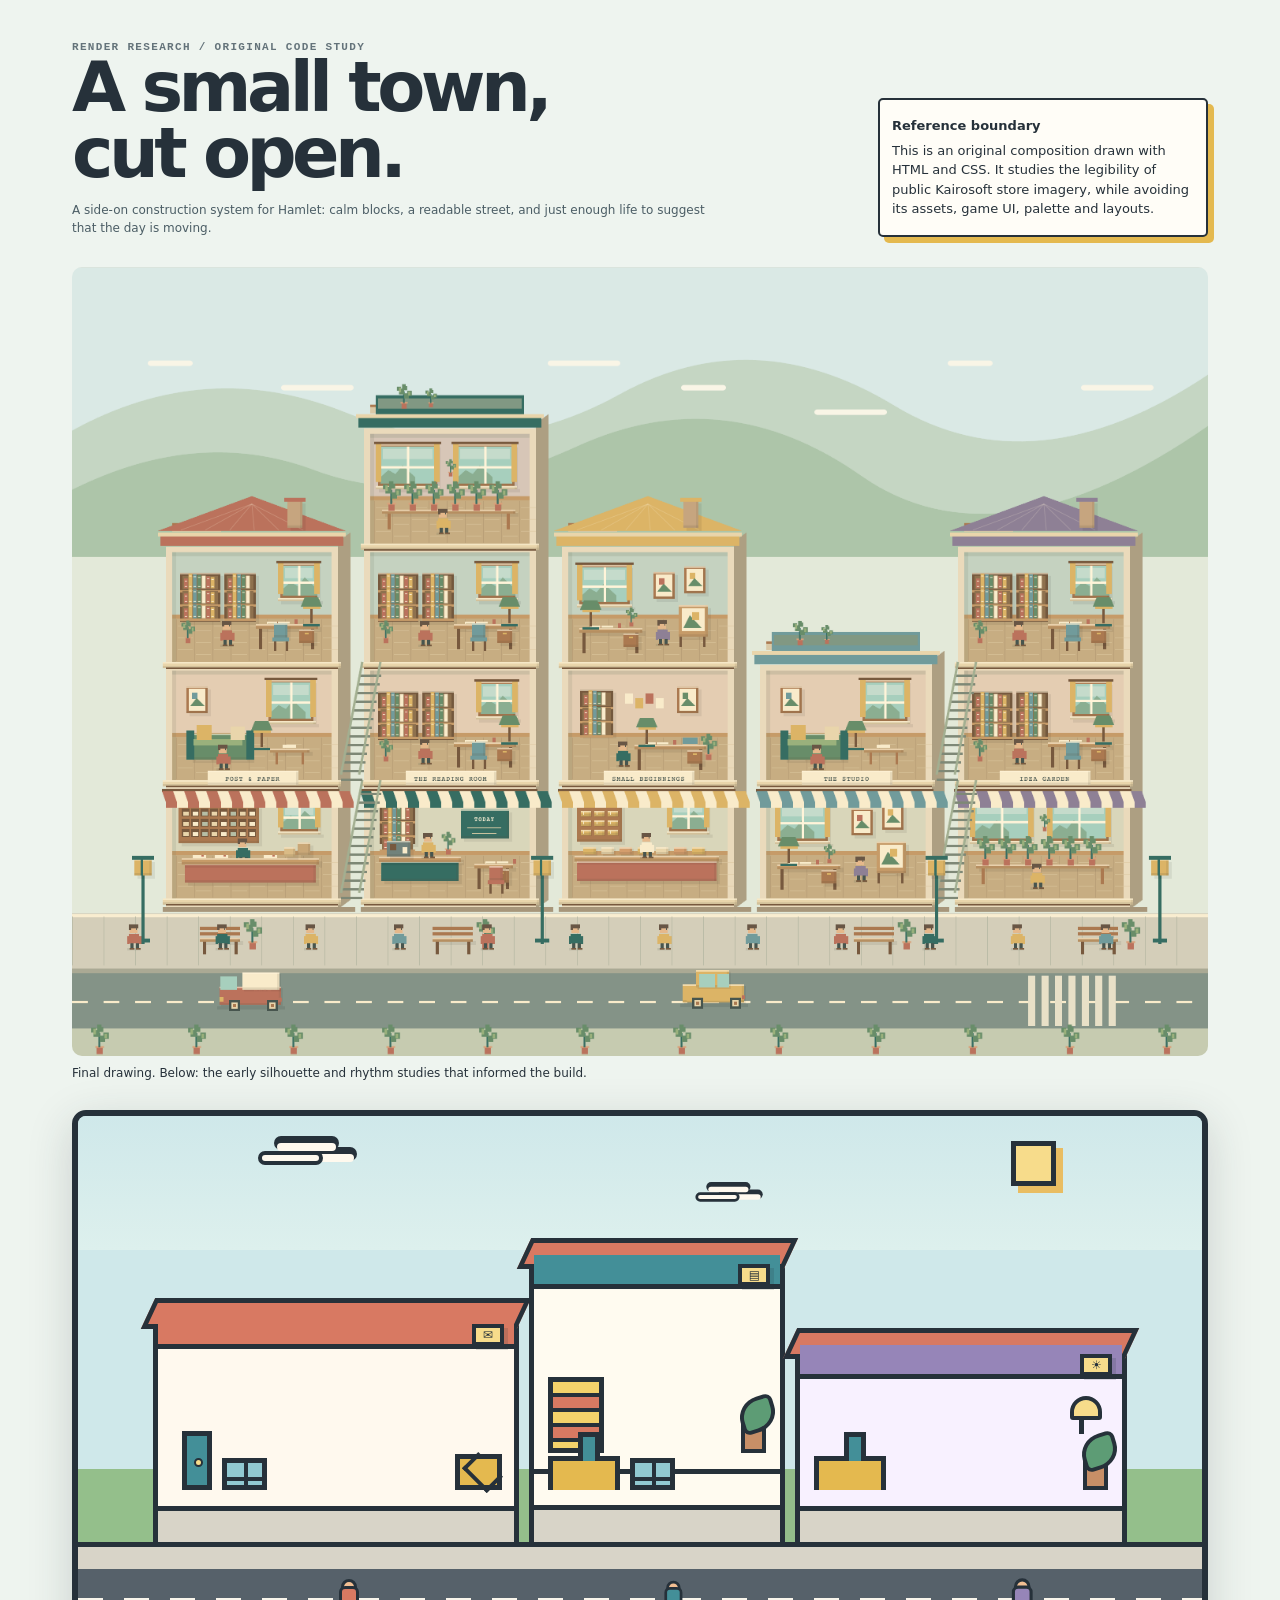
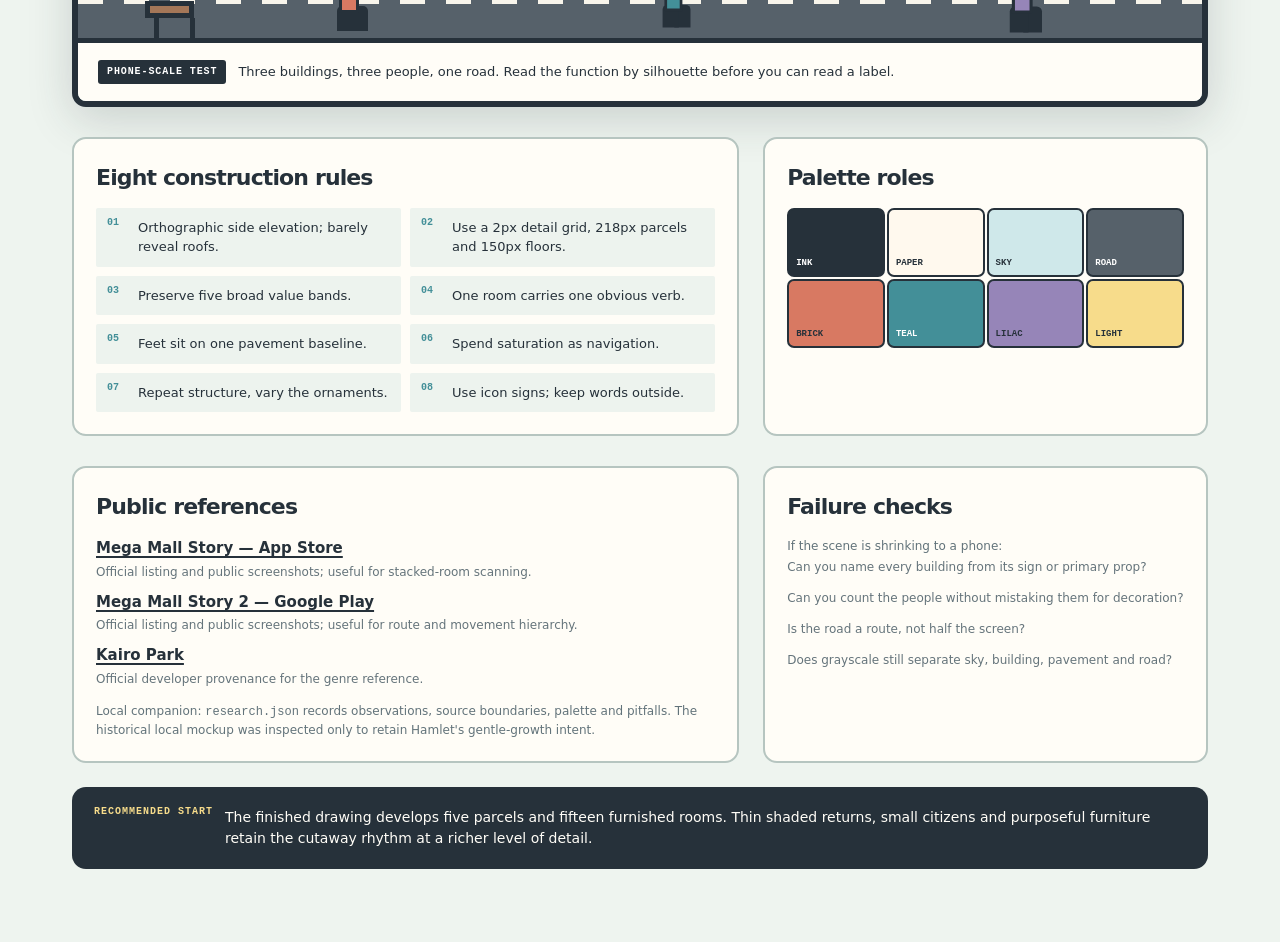
<file: research/block/index.html>
<!doctype html>
<html lang="en">
<head>
  <meta charset="utf-8">
  <meta name="viewport" content="width=device-width, initial-scale=1">
  <title>Hamlet — block town render lab</title>
  <style>
    :root{--ink:#26313a;--paper:#fff9ee;--sky:#cfe8ea;--sky2:#a9cdd0;--grass:#94bf8b;--road:#56616a;--pave:#d8d4c8;--brick:#d87962;--mustard:#e4b94f;--teal:#438f98;--lilac:#9685b8;--leaf:#5d9c75;--window:#91c9d1;--light:#f7dc8b;--shadow:rgba(38,49,58,.18)}
    *{box-sizing:border-box} body{margin:0;background:#eef4ef;color:var(--ink);font:15px/1.5 ui-rounded,"SF Pro Rounded",system-ui,sans-serif} .wrap{max-width:1180px;margin:auto;padding:42px 22px 74px}.kicker{font:800 11px/1 ui-monospace,monospace;letter-spacing:.12em;text-transform:uppercase;color:#64737a}.intro{display:grid;grid-template-columns:1fr 330px;gap:22px;align-items:end;margin-bottom:30px}h1{font-size:clamp(32px,6vw,70px);line-height:.94;letter-spacing:-.065em;margin:2px 0 14px;max-width:760px}.lede{font-size:12px;max-width:640px;margin:0;color:#4b5d65}.note{background:#fffdf7;border:2px solid var(--ink);box-shadow:6px 6px 0 var(--mustard);padding:16px 12px;border-radius:5px;font-size:13px}.note b{display:block;margin-bottom:5px}.board{border:6px solid var(--ink);border-radius:14px;overflow:hidden;background:var(--sky);box-shadow:0 12px 45px var(--shadow)}
    .sky{height:134px;position:relative;background:linear-gradient(var(--sky),#ddf0ed)}.sun{position:absolute;right:13%;top:25px;width:45px;height:45px;border:5px solid var(--ink);background:var(--light);box-shadow:7px 7px 0 #e9bd62}.cloud{position:absolute;width:65px;height:14px;border:4px solid var(--ink);background:var(--paper);border-radius:16px;top:35px;left:16%;box-shadow:16px -11px 0 -3px var(--paper),16px -15px 0 0 var(--ink),34px 0 0 -3px var(--paper),34px -4px 0 0 var(--ink)}.cloud.two{left:54%;top:74px;transform:scale(.68)}
    .town{display:grid;grid-template-columns:1.1fr .78fr 1fr;gap:0;align-items:end;padding:0 6.2% 0;background:linear-gradient(transparent 0 75%,var(--grass) 75%)}.building{height:232px;position:relative;display:grid;grid-template-rows:34px 1fr 36px;margin:0 5px;border:5px solid var(--ink);border-bottom:0;background:var(--paper);box-shadow:inset 0 -7px 0 rgba(38,49,58,.08)}.building:before{content:"";position:absolute;left:-10px;right:-10px;top:-17px;height:21px;background:var(--brick);border:5px solid var(--ink);transform:skew(-25deg)}.building.tall{height:292px;background:#fffbf0}.building.studio{height:202px;background:#f8f1ff}.roof{background:var(--brick);border-bottom:5px solid var(--ink);position:relative}.tall .roof{background:var(--teal)}.studio .roof{background:var(--lilac)}.room{position:relative;padding:16px 14px;display:flex;align-items:end;gap:10px}.room+ .room{border-top:5px solid var(--ink)}.floor{height:37px;border-top:5px solid var(--ink);background:var(--pave)}.door{width:30px;height:59px;border:5px solid var(--ink);background:var(--teal);margin-left:10px;position:relative}.door:after{content:"";width:5px;height:5px;border-radius:50%;background:var(--light);border:2px solid var(--ink);position:absolute;right:4px;top:22px}.window{width:45px;height:32px;border:5px solid var(--ink);background:var(--window);position:relative}.window:before,.window:after{content:"";position:absolute;background:var(--ink)}.window:before{width:4px;top:0;bottom:0;left:17px}.window:after{height:4px;left:0;right:0;top:14px}.sign{position:absolute;right:10px;top:9px;width:32px;height:22px;border:4px solid var(--ink);background:var(--light);display:grid;place-items:center;font-size:12px;line-height:1;box-shadow:4px 4px 0 rgba(38,49,58,.16)}.shelf{width:56px;height:76px;border:5px solid var(--ink);background:repeating-linear-gradient(to bottom,#f3d26b 0 11px,var(--ink) 11px 15px,#d87962 15px 26px,var(--ink) 26px 30px)}.plant{width:25px;height:32px;position:relative;border:4px solid var(--ink);border-top:0;background:#c78f67;margin-left:auto}.plant:before{content:"";position:absolute;width:29px;height:27px;background:var(--leaf);border:4px solid var(--ink);border-radius:60% 20% 60% 20%;top:-24px;left:-6px;transform:rotate(-17deg)}.desk{width:72px;height:34px;border:5px solid var(--ink);border-bottom:0;background:var(--mustard);position:relative}.desk:before{content:"";position:absolute;width:12px;height:24px;border:5px solid var(--ink);border-bottom:0;background:var(--teal);top:-29px;left:25px}.lamp{width:12px;height:36px;border-left:5px solid var(--ink);position:absolute;right:31px;top:19px}.lamp:after{content:"";position:absolute;width:24px;height:16px;background:var(--light);border:4px solid var(--ink);border-radius:16px 16px 3px 3px;top:-2px;left:-14px}.mail{width:47px;height:36px;border:5px solid var(--ink);background:var(--mustard);position:absolute;right:12px;bottom:16px}.mail:before{content:"";position:absolute;width:27px;height:19px;border:4px solid var(--ink);border-top:0;transform:rotate(45deg);left:5px;top:2px}.street{height:96px;position:relative;background:linear-gradient(to bottom,var(--pave) 0 24%,var(--road) 24% 100%);border-top:5px solid var(--ink)}.street:after{content:"";position:absolute;top:51px;left:0;right:0;height:6px;background:repeating-linear-gradient(to right,#f8f5eb 0 25px,transparent 25px 46px)}.citizen{position:absolute;bottom:25px;width:12px;height:34px;z-index:3}.citizen:before{content:"";position:absolute;left:4px;top:0;width:10px;height:10px;border:3px solid var(--ink);border-radius:50%;background:#f2bf93}.citizen:after{content:"";position:absolute;left:2px;bottom:0;width:14px;height:21px;border:3px solid var(--ink);background:var(--brick);border-radius:6px 6px 1px 1px;box-shadow:-3px 19px 0 -1px var(--ink),10px 19px 0 -1px var(--ink)}.citizen.c1{left:23%}.citizen.c2{left:52%;transform:scale(.9)}.citizen.c2:after{background:var(--teal)}.citizen.c3{right:16%;transform:scale(1.04)}.citizen.c3:after{background:var(--lilac)}.bench{position:absolute;bottom:20px;left:6%;width:49px;height:17px;border:5px solid var(--ink);background:#a47758;z-index:2}.bench:after{content:"";position:absolute;left:4px;top:12px;width:31px;height:20px;border-left:5px solid var(--ink);border-right:5px solid var(--ink)}
    .caption{display:flex;gap:12px;align-items:center;padding:17px 20px;background:#fffdf7;border-top:5px solid var(--ink)}.tag{font:800 10px/1 ui-monospace,monospace;letter-spacing:.09em;text-transform:uppercase;background:var(--ink);color:#fff;padding:7px 9px;border-radius:3px}.caption p{margin:0;font-size:13px}.cols{display:grid;grid-template-columns:1.2fr .8fr;gap:24px;margin-top:30px}.panel{background:#fffdf7;border:2px solid #b6c5c0;border-radius:14px;padding:22px}.panel h2{font-size:22px;letter-spacing:-.04em;margin:0 0 14px}.rules{display:grid;grid-template-columns:repeat(2,minmax(0,1fr));gap:9px;counter-reset:r;margin:0;padding:0;list-style:none}.rules li{counter-increment:r;padding:10px 11px 10px 42px;border-radius:2px;background:#edf3ee;position:relative;font-size:13px}.rules li:before{content:counter(r,decimal-leading-zero);position:absolute;left:11px;top:10px;font:800 10px/1 ui-monospace,monospace;color:var(--teal)}.swatches{display:grid;grid-template-columns:repeat(4,1fr);gap:2px}.swatch{height:69px;border:2px solid var(--ink);border-radius:7px;padding:7px;display:flex;align-items:end;font:800 9px/1 ui-monospace,monospace;text-transform:uppercase;color:var(--ink)}.refs{margin:0;padding:0;list-style:none;display:grid;gap:10px}.refs a{display:block;color:var(--ink);font-weight:800;text-decoration-thickness:2px;text-underline-offset:3px}.refs small{display:block;color:#65747b;font-size:12px;margin-top:3px}.micro{font-size:12px;color:#62737a;margin:14px 0 0}.decision{margin-top:24px;background:var(--ink);color:#fffdf7;border-radius:14px;padding:20px 22px;display:flex;gap:12px;align-items:flex-start}.decision strong{color:var(--light);font:800 10px/1 ui-monospace,monospace;letter-spacing:.1em;text-transform:uppercase;white-space:nowrap}.decision p{margin:0;font-size:14px}@media(max-width:760px){.intro,.cols{grid-template-columns:1fr}.intro{align-items:start}.town{padding:0 2%}.building{margin:0 2px}.rules{grid-template-columns:1fr}.sky{height:96px}.building{height:194px}.building.tall{height:236px}.building.studio{height:173px}.room{padding:10px 5px}.shelf{transform:scale(.75);transform-origin:bottom left}.desk{transform:scale(.72);transform-origin:bottom left}.window{transform:scale(.7);transform-origin:bottom}.street{height:82px}.caption{align-items:flex-start}}
  </style>
</head>
<body>
  <main class="wrap">
    <section class="intro">
      <div><div class="kicker">Render research / original code study</div><h1>A small town,<br>cut open.</h1><p class="lede">A side-on construction system for Hamlet: calm blocks, a readable street, and just enough life to suggest that the day is moving.</p></div>
      <aside class="note"><b>Reference boundary</b>This is an original composition drawn with HTML and CSS. It studies the legibility of public Kairosoft store imagery, while avoiding its assets, game UI, palette and layouts.</aside>
    </section>
    <figure style="margin:0 0 28px"><img src="../../previews/block.png" alt="Finished code-built block town" style="width:100%;display:block;border-radius:10px"><figcaption style="font-size:12px;margin-top:8px">Final drawing. Below: the early silhouette and rhythm studies that informed the build.</figcaption></figure><section class="board" aria-label="Original side-on cutaway town illustration">
      <div class="sky"><i class="sun"></i><i class="cloud"></i><i class="cloud two"></i></div>
      <div class="town">
        <article class="building"><div class="roof"><span class="sign">✉</span></div><div class="room"><div class="door"></div><div class="window"></div><div class="mail"></div></div><div class="floor"></div></article>
        <article class="building tall"><div class="roof"><span class="sign">▤</span></div><div class="room"><div class="shelf"></div><div class="plant"></div></div><div class="room"><div class="desk"></div><div class="window"></div></div><div class="floor"></div></article>
        <article class="building studio"><div class="roof"><span class="sign">☀</span></div><div class="room"><div class="desk"></div><div class="lamp"></div><div class="plant"></div></div><div class="floor"></div></article>
      </div>
      <div class="street"><i class="bench"></i><i class="citizen c1"></i><i class="citizen c2"></i><i class="citizen c3"></i></div>
      <div class="caption"><span class="tag">Phone-scale test</span><p>Three buildings, three people, one road. Read the function by silhouette before you can read a label.</p></div>
    </section>
    <section class="cols">
      <article class="panel"><h2>Eight construction rules</h2><ol class="rules"><li>Orthographic side elevation; barely reveal roofs.</li><li>Use a 2px detail grid, 218px parcels and 150px floors.</li><li>Preserve five broad value bands.</li><li>One room carries one obvious verb.</li><li>Feet sit on one pavement baseline.</li><li>Spend saturation as navigation.</li><li>Repeat structure, vary the ornaments.</li><li>Use icon signs; keep words outside.</li></ol></article>
      <aside class="panel"><h2>Palette roles</h2><div class="swatches"><i class="swatch" style="background:#26313a;color:#fff">ink</i><i class="swatch" style="background:#fff9ee">paper</i><i class="swatch" style="background:#cfe8ea">sky</i><i class="swatch" style="background:#56616a;color:#fff">road</i><i class="swatch" style="background:#d87962">brick</i><i class="swatch" style="background:#438f98;color:#fff">teal</i><i class="swatch" style="background:#9685b8">lilac</i><i class="swatch" style="background:#f7dc8b">light</i></div></aside>
    </section>
    <section class="cols">
      <article class="panel"><h2>Public references</h2><ul class="refs"><li><a href="https://apps.apple.com/us/app/mega-mall-story/id454679700">Mega Mall Story — App Store</a><small>Official listing and public screenshots; useful for stacked-room scanning.</small></li><li><a href="https://play.google.com/store/apps/details?id=net.kairosoft.android.depart2">Mega Mall Story 2 — Google Play</a><small>Official listing and public screenshots; useful for route and movement hierarchy.</small></li><li><a href="https://kairopark.jp/">Kairo Park</a><small>Official developer provenance for the genre reference.</small></li></ul><p class="micro">Local companion: <code>research.json</code> records observations, source boundaries, palette and pitfalls. The historical local mockup was inspected only to retain Hamlet's gentle-growth intent.</p></article>
      <article class="panel"><h2>Failure checks</h2><p class="micro" style="margin-top:0">If the scene is shrinking to a phone:</p><ul class="refs"><li><small>Can you name every building from its sign or primary prop?</small></li><li><small>Can you count the people without mistaking them for decoration?</small></li><li><small>Is the road a route, not half the screen?</small></li><li><small>Does grayscale still separate sky, building, pavement and road?</small></li></ul></article>
    </section>
    <footer class="decision"><strong>Recommended start</strong><p>The finished drawing develops five parcels and fifteen furnished rooms. Thin shaded returns, small citizens and purposeful furniture retain the cutaway rhythm at a richer level of detail.</p></footer>
  </main>
</body>
</html>
</file>
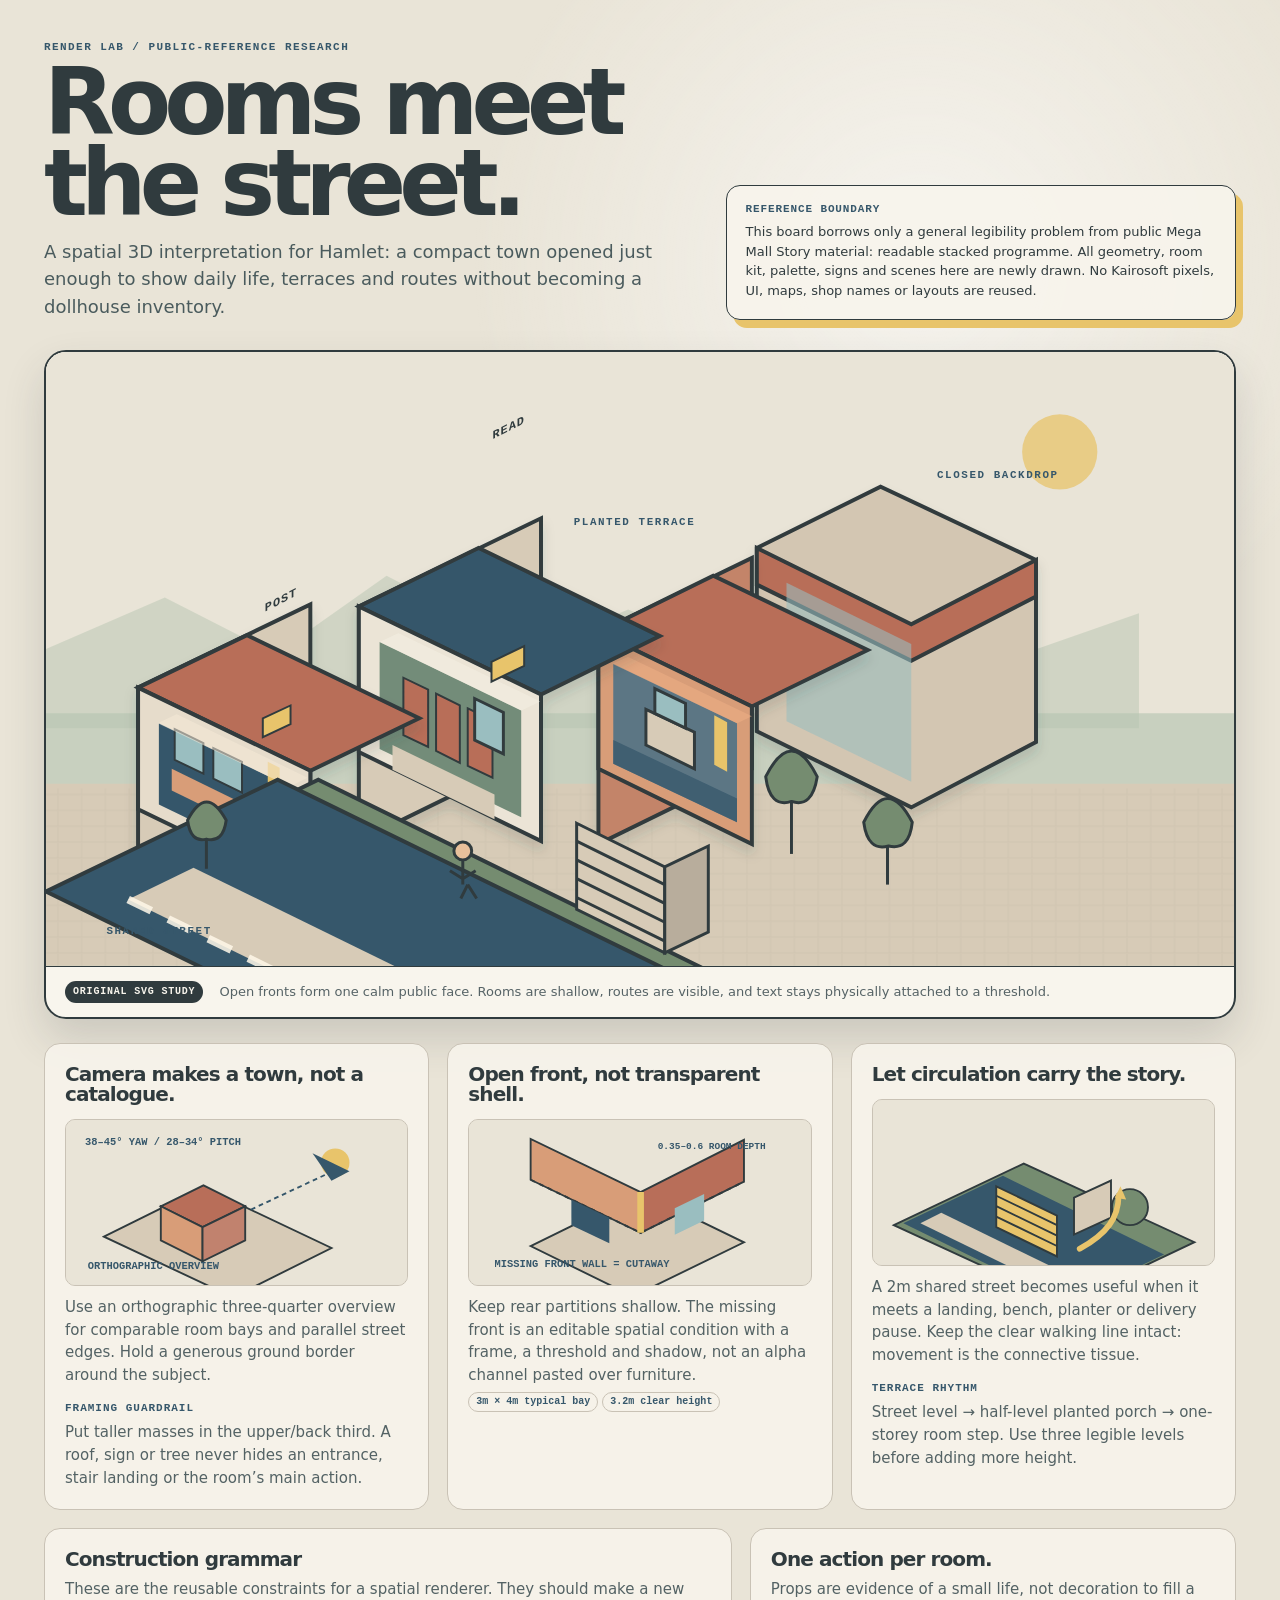
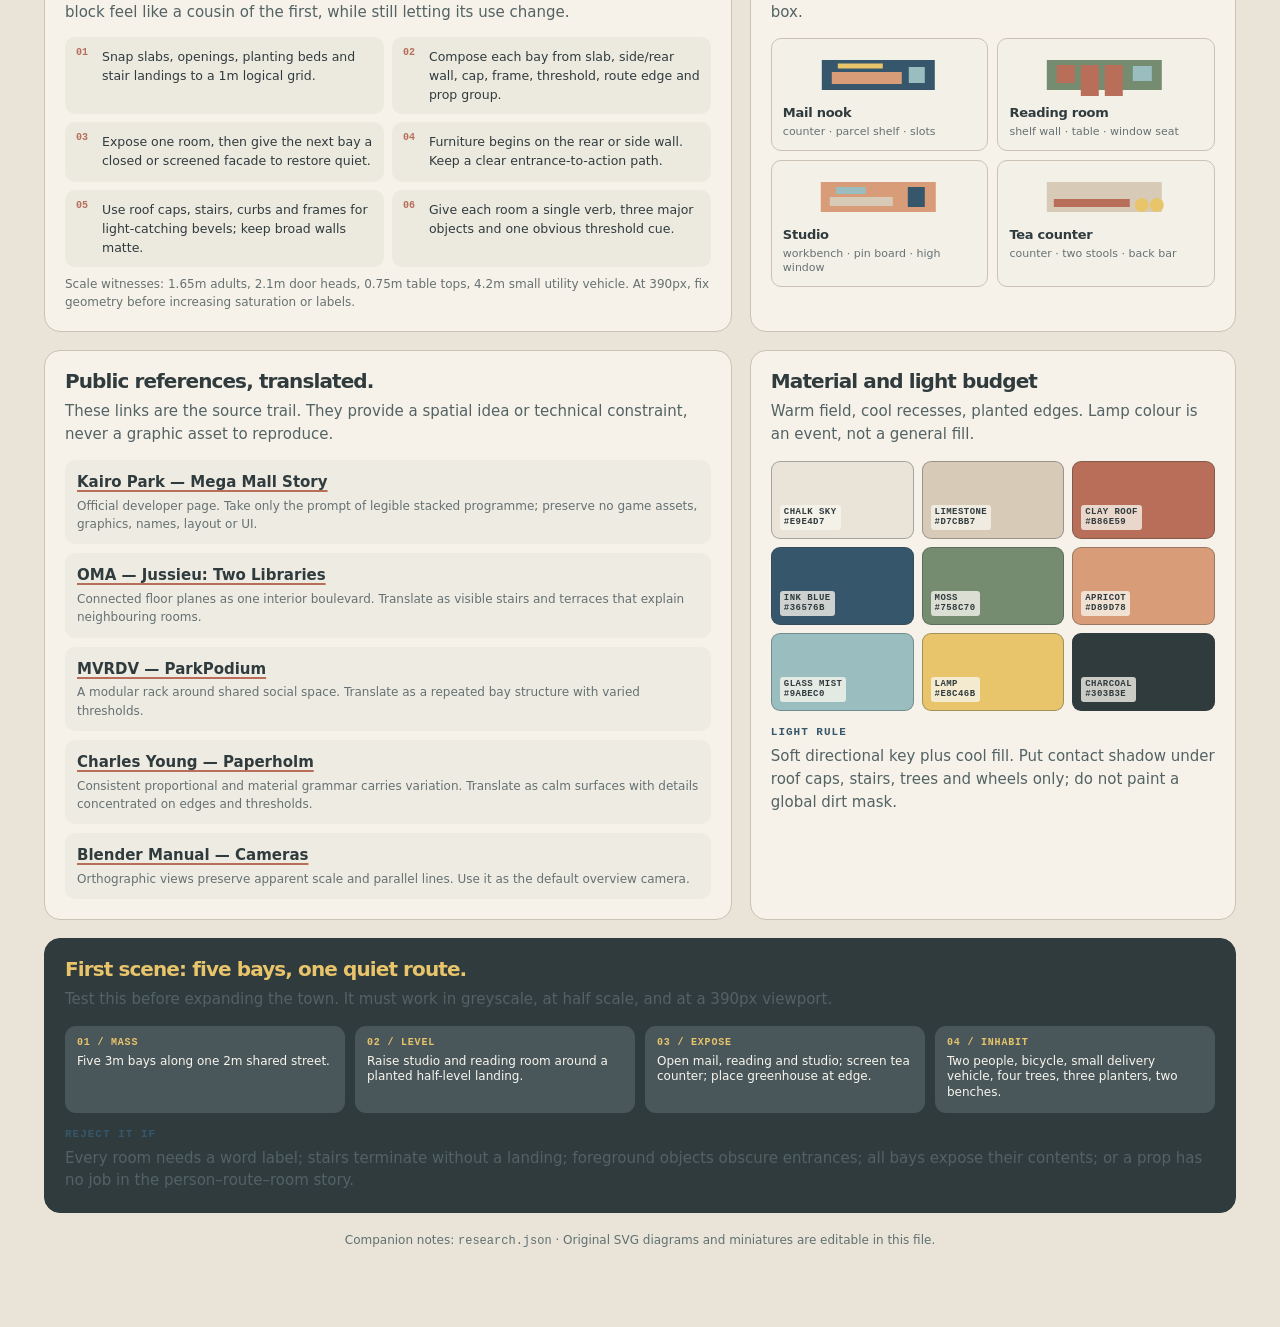
<file: research/cutaway/index.html>
<!doctype html>
<html lang="en">
<head>
  <meta charset="utf-8">
  <meta name="viewport" content="width=device-width, initial-scale=1">
  <title>Hamlet — cutaway town research</title>
  <style>
    :root{--sky:#e9e4d7;--paper:#f8f5ed;--lime:#d7cbb7;--clay:#b86e59;--ink:#36576b;--moss:#758c70;--apricot:#d89d78;--glass:#9abec0;--lamp:#e8c46b;--char:#303b3e;--line:#c9c2b5;--shade:rgba(48,59,62,.16)}
    *{box-sizing:border-box} html{background:var(--sky);scroll-behavior:smooth} body{margin:0;color:var(--char);font:15px/1.52 ui-rounded,"SF Pro Rounded",Avenir,system-ui,sans-serif;background:radial-gradient(circle at 72% 9%,rgba(255,255,255,.58),transparent 28rem),var(--sky)}
    a{color:inherit;text-decoration-color:var(--clay);text-underline-offset:3px;text-decoration-thickness:2px} a:hover{color:var(--clay)} .wrap{max-width:1240px;margin:auto;padding:42px 24px 78px}.eyebrow{font:800 11px/1 ui-monospace,SFMono-Regular,monospace;letter-spacing:.13em;text-transform:uppercase;color:var(--ink)}
    header{display:grid;grid-template-columns:1.12fr .88fr;gap:32px;align-items:end;margin-bottom:30px}h1{max-width:780px;margin:10px 0 13px;font-size:clamp(45px,7.4vw,92px);line-height:.88;letter-spacing:-.075em;font-weight:760}.lede{max-width:720px;margin:0;font-size:18px;color:#4a5b5d}.boundary{padding:18px 19px;border:1.5px solid var(--char);border-radius:14px;background:rgba(248,245,237,.86);box-shadow:7px 8px 0 var(--lamp)}.boundary b{font:800 11px/1 ui-monospace,monospace;letter-spacing:.08em;text-transform:uppercase;display:block;margin-bottom:7px;color:var(--ink)}.boundary p{margin:0;font-size:13px}
    .hero{overflow:hidden;background:var(--paper);border:2px solid var(--char);border-radius:22px;box-shadow:0 20px 42px var(--shade)}.hero svg{display:block;width:100%;height:auto;background:linear-gradient(160deg,#eeeadf,var(--paper))}.hero-caption{display:flex;gap:16px;align-items:center;padding:14px 19px;border-top:1.5px solid var(--char);font-size:13px}.token{display:inline-block;padding:6px 8px;border-radius:999px;background:var(--char);color:var(--paper);font:800 10px/1 ui-monospace,monospace;letter-spacing:.08em;text-transform:uppercase;white-space:nowrap}.hero-caption p{margin:0;color:#566366}
    .grid{display:grid;grid-template-columns:repeat(12,1fr);gap:18px;margin-top:24px}.card{background:rgba(248,245,237,.86);border:1.5px solid var(--line);border-radius:16px;padding:20px;min-width:0}.card h2{margin:0 0 9px;font-size:20px;line-height:1;letter-spacing:-.045em}.card p{margin:0;color:#536264}.card h3{margin:16px 0 7px;font:800 11px/1 ui-monospace,monospace;letter-spacing:.09em;text-transform:uppercase;color:var(--ink)}.camera{grid-column:span 4}.open{grid-column:span 4}.circulation{grid-column:span 4}.construction{grid-column:span 7}.kit{grid-column:span 5}.sources{grid-column:span 7}.palette{grid-column:span 5}.checks{grid-column:span 12;background:var(--char);border-color:var(--char);color:var(--paper)}.checks h2{color:var(--lamp)}
    .mini{display:block;width:100%;height:auto;margin:15px 0 10px;border-radius:10px;border:1.5px solid var(--line);background:#e8e3d7}.rulelist{display:grid;grid-template-columns:repeat(2,minmax(0,1fr));gap:8px;margin:13px 0 0;padding:0;list-style:none;counter-reset:r}.rulelist li{position:relative;min-height:60px;padding:10px 10px 10px 37px;border-radius:10px;background:#ece9df;font-size:12.5px}.rulelist li:before{counter-increment:r;content:counter(r,decimal-leading-zero);position:absolute;left:11px;top:11px;color:var(--clay);font:800 10px/1 ui-monospace,monospace}.diagram-note{margin-top:8px!important;font-size:12px;color:#667271!important}
    .kit-grid{display:grid;grid-template-columns:repeat(2,minmax(0,1fr));gap:9px;margin-top:14px}.kit-item{min-height:104px;padding:11px;border-radius:10px;border:1.5px solid var(--line);background:#f3f0e8}.kit-item svg{width:100%;height:46px;display:block;margin-bottom:7px}.kit-item b{display:block;font-size:13px;letter-spacing:-.02em}.kit-item small{display:block;color:#677274;font-size:11px;line-height:1.3;margin-top:2px}
    .swatches{display:grid;grid-template-columns:repeat(3,minmax(0,1fr));gap:8px;margin-top:15px}.swatch{position:relative;min-height:78px;padding:8px;border-radius:9px;border:1.5px solid rgba(48,59,62,.38);display:flex;align-items:flex-end;font:800 9px/1.05 ui-monospace,monospace;letter-spacing:.05em;text-transform:uppercase}.swatch span{display:block;padding:3px 4px;border-radius:3px;background:rgba(248,245,237,.78);color:var(--char)}
    .source-list{margin:14px 0 0;padding:0;list-style:none;display:grid;gap:9px}.source-list li{padding:11px 12px;border-radius:10px;background:#eeebe2}.source-list a{font-weight:760}.source-list small{display:block;margin-top:3px;color:#657173;font-size:12px}.recipe{display:grid;grid-template-columns:repeat(4,1fr);gap:10px;margin-top:15px}.recipe div{padding:12px;border-radius:11px;background:#49575a;color:#f8f5ed;min-height:84px}.recipe b{display:block;color:var(--lamp);font:800 10px/1 ui-monospace,monospace;letter-spacing:.08em;text-transform:uppercase;margin-bottom:6px}.recipe span{font-size:12px;line-height:1.3;display:block}
    footer{margin-top:18px;color:#607072;font-size:12px;text-align:center}.muted{color:#657173}.pill{display:inline-block;border:1px solid var(--line);border-radius:999px;padding:4px 7px;margin:5px 4px 0 0;font:800 10px/1 ui-monospace,monospace;color:var(--ink)}
    @media(max-width:800px){.wrap{padding:27px 15px 55px}header{grid-template-columns:1fr;gap:22px}h1{font-size:clamp(44px,14vw,70px)}.camera,.open,.circulation,.construction,.kit,.sources,.palette{grid-column:span 12}.rulelist{grid-template-columns:1fr}.recipe{grid-template-columns:repeat(2,1fr)}.hero-caption{align-items:flex-start}.hero svg{min-width:640px;transform-origin:left top}.hero{overflow-x:auto}}
  </style>
</head>
<body>
  <main class="wrap">
    <header>
      <div>
        <div class="eyebrow">Render lab / public-reference research</div>
        <h1>Rooms meet<br>the street.</h1>
        <p class="lede">A spatial 3D interpretation for Hamlet: a compact town opened just enough to show daily life, terraces and routes without becoming a dollhouse inventory.</p>
      </div>
      <aside class="boundary"><b>Reference boundary</b><p>This board borrows only a general legibility problem from public Mega Mall Story material: readable stacked programme. All geometry, room kit, palette, signs and scenes here are newly drawn. No Kairosoft pixels, UI, maps, shop names or layouts are reused.</p></aside>
    </header>

    <section class="hero" aria-labelledby="hero-title">
      <svg viewBox="0 0 1200 620" role="img" aria-labelledby="hero-title hero-desc" xmlns="http://www.w3.org/2000/svg">
        <title id="hero-title">Original open-room town miniature</title><desc id="hero-desc">An orthographic town slice with a mail nook, reading room, studio and tea counter connected by a quiet street, stair and planted terraces.</desc>
        <defs><filter id="s" x="-10%" y="-10%" width="130%" height="130%"><feDropShadow dx="0" dy="8" stdDeviation="6" flood-color="#303b3e" flood-opacity=".15"/></filter><pattern id="pave" width="24" height="16" patternUnits="userSpaceOnUse"><path d="M0 15h24M12 0v15" stroke="#b9af9d" stroke-width="1" opacity=".5"/></pattern></defs>
        <rect width="1200" height="620" fill="#e9e4d7"/><circle cx="1024" cy="101" r="38" fill="#e8c46b" opacity=".74"/><path d="M0 365H1200V620H0z" fill="#c8d0bf"/><path d="M0 436H1200V620H0z" fill="#d7cbb7"/><path d="M0 441H1200V620H0z" fill="url(#pave)" opacity=".5"/>
        <!-- background hill/closed facades --> <path d="M0 300l120-52 112 57 112-79 146 75 98-41 127 51 94-58 140 65 155-54v116H0z" fill="#b8c6b2" opacity=".5"/>
        <!-- back room mass --> <g filter="url(#s)"><path d="M718 198l125-62 157 74v184l-126 66-156-77z" fill="#d3c6b2" stroke="#303b3e" stroke-width="4"/><path d="M718 198l156 77 126-65v37l-126 65-156-77z" fill="#b86e59" stroke="#303b3e" stroke-width="4"/><path d="M748 233l126 62v139l-126-61z" fill="#9abec0" opacity=".58"/></g>
        <!-- studio open bay --> <g filter="url(#s)"><path d="M558 283l155-75v213l-155 76z" fill="#c38469" stroke="#303b3e" stroke-width="4"/><path d="M558 283l155 75 117-57-156-75z" fill="#b86e59" stroke="#303b3e" stroke-width="4"/><path d="M558 283l155 75v139l-155-76z" fill="#d89d78" stroke="#303b3e" stroke-width="4"/><path d="M573 315l125 60v100l-125-59z" fill="#5c7684"/><path d="M573 416l125 59v-24l-125-59z" fill="#36576b" opacity=".75"/><path d="M606 397l49 24v-37l-49-23z" fill="#d7cbb7" stroke="#303b3e" stroke-width="3"/><path d="M615 365l31 15v-25l-31-15z" fill="#9abec0" stroke="#303b3e" stroke-width="3"/><path d="M675 367l13 7v50l-13-7z" fill="#e8c46b"/><path d="M572 315l126 60 15-7-125-60z" fill="#f0b187" opacity=".52"/></g>
        <!-- reading room --> <g filter="url(#s)"><path d="M316 257l184-89v236l-184 90z" fill="#d7cbb7" stroke="#303b3e" stroke-width="4"/><path d="M316 257l184 89 120-59-183-89z" fill="#36576b" stroke="#303b3e" stroke-width="4"/><path d="M316 257l184 89v148l-184-90z" fill="#ebe4d6" stroke="#303b3e" stroke-width="4"/><path d="M337 293l143 69v108l-143-69z" fill="#738c79"/><path d="M350 422l103 50v-25l-103-50z" fill="#d7cbb7"/><path d="M361 387l25 12v-58l-25-12zm33 16l24 12v-58l-24-12zm32 15l25 12v-58l-25-12z" fill="#b86e59" stroke="#303b3e" stroke-width="2"/><path d="M433 392l29 14v-42l-29-14z" fill="#9abec0" stroke="#303b3e" stroke-width="3"/><path d="M337 293l143 69 19-9-143-69z" fill="#f4f0e4" opacity=".55"/></g>
        <!-- mail nook --> <g filter="url(#s)"><path d="M93 339l174-84v207L93 546z" fill="#d7cbb7" stroke="#303b3e" stroke-width="4"/><path d="M93 339l174 84 110-53-174-84z" fill="#b86e59" stroke="#303b3e" stroke-width="4"/><path d="M93 339l174 84v123L93 462z" fill="#e6dccb" stroke="#303b3e" stroke-width="4"/><path d="M114 375l132 64v82l-132-64z" fill="#36576b"/><path d="M127 443l80 39v-22l-80-39z" fill="#d89d78"/><path d="M130 412l29 14v-31l-29-14zm39 19l29 14v-31l-29-14z" fill="#9abec0" stroke="#303b3e" stroke-width="2"/><path d="M224 414l12 6v37l-12-6z" fill="#e8c46b"/><path d="M113 375l133 64 18-9-132-64z" fill="#f6e9d8" opacity=".55"/></g>
        <!-- foreground streets and terraces --> <path d="M35 549l240-117 665 326-239 117z" fill="#758c70" stroke="#303b3e" stroke-width="4"/><path d="M0 545l701 342 233-113-700-342z" fill="#36576b" stroke="#303b3e" stroke-width="4"/><path d="M83 553l620 303 66-32-620-303z" fill="#d7cbb7"/><path d="M83 553l620 303" stroke="#fff8e9" stroke-width="8" stroke-dasharray="26 19" opacity=".86"/>
        <!-- stairs --> <g stroke="#303b3e" stroke-width="3"><path d="M536 476l89 44v87l-89-44z" fill="#d7cbb7"/><path d="M536 494l89 44M536 513l89 44M536 532l89 44M536 551l89 44"/><path d="M625 520l44-21v87l-44 21z" fill="#b8ad9c"/></g>
        <!-- trees --> <g stroke="#303b3e" stroke-width="3"><path d="M753 425v82"/><path d="M727 429q26-52 52 0q-5 32-26 25q-22 7-26-25z" fill="#758c70"/><path d="M850 475v63"/><path d="M826 475q24-48 49 0q-3 29-24 24q-21 6-25-24z" fill="#758c70"/><path d="M162 472v50"/><path d="M143 473q19-37 39 0q-3 23-20 19q-16 4-19-19z" fill="#758c70"/></g>
        <!-- people --> <g stroke="#303b3e" stroke-width="3"><circle cx="421" cy="504" r="9" fill="#e8c09b"/><path d="M421 513v25m-13-14l13 8 13-8m-8 14l-7 14m7-14l9 14" fill="none"/><circle cx="699" cy="639" r="9" fill="#e8c09b"/><path d="M699 648v25m-13-15l13 8 13-8m-8 15l-7 14m7-14l9 14" fill="none"/></g>
        <!-- vehicle --> <g transform="translate(870 675) skewY(28)" stroke="#303b3e" stroke-width="4"><path d="M0 0h96l21 25v27H0z" fill="#d89d78"/><path d="M26 0h43l18 25H26z" fill="#9abec0"/><circle cx="25" cy="52" r="11" fill="#303b3e"/><circle cx="91" cy="52" r="11" fill="#303b3e"/></g>
        <!-- quiet signage --> <g font-family="ui-monospace,monospace" font-size="12" font-weight="800" letter-spacing="1"><path d="M219 370l28-13v19l-28 13z" fill="#e8c46b" stroke="#303b3e" stroke-width="2"/><text x="221" y="375" transform="skewY(-27)" fill="#303b3e">POST</text><path d="M450 313l33-16v20l-33 16z" fill="#e8c46b" stroke="#303b3e" stroke-width="2"/><text x="451" y="318" transform="skewY(-27)" fill="#303b3e">READ</text></g>
        <g font-family="ui-monospace,monospace" font-size="11" fill="#36576b" font-weight="800" letter-spacing="1.6"><text x="61" y="588">SHARED STREET</text><text x="533" y="175">PLANTED TERRACE</text><text x="900" y="127">CLOSED BACKDROP</text></g>
      </svg>
      <div class="hero-caption"><span class="token">Original SVG study</span><p>Open fronts form one calm public face. Rooms are shallow, routes are visible, and text stays physically attached to a threshold.</p></div>
    </section>

    <section class="grid">
      <article class="card camera"><h2>Camera makes a town, not a catalogue.</h2><svg class="mini" viewBox="0 0 360 174" xmlns="http://www.w3.org/2000/svg" aria-label="camera diagram"><rect width="360" height="174" fill="#e9e4d7"/><path d="M40 123l105-52 135 64-104 52z" fill="#d7cbb7" stroke="#303b3e" stroke-width="2"/><path d="M100 91l45-22 44 22-45 22z" fill="#b86e59" stroke="#303b3e" stroke-width="2"/><path d="M100 91v36l44 22V113z" fill="#d89d78" stroke="#303b3e" stroke-width="2"/><path d="M189 91v36l-45 22v-36z" fill="#c1826e" stroke="#303b3e" stroke-width="2"/><circle cx="284" cy="45" r="15" fill="#e8c46b"/><path d="M273 58L194 95" stroke="#36576b" stroke-width="2" stroke-dasharray="5 4"/><path d="M260 35l39 19-19 10z" fill="#36576b"/><text x="20" y="26" font-family="ui-monospace,monospace" font-size="11" fill="#36576b" font-weight="700">38–45° YAW / 28–34° PITCH</text><text x="23" y="157" font-family="ui-monospace,monospace" font-size="11" fill="#36576b" font-weight="700">ORTHOGRAPHIC OVERVIEW</text></svg><p>Use an orthographic three-quarter overview for comparable room bays and parallel street edges. Hold a generous ground border around the subject.</p><h3>Framing guardrail</h3><p class="muted">Put taller masses in the upper/back third. A roof, sign or tree never hides an entrance, stair landing or the room’s main action.</p></article>
      <article class="card open"><h2>Open front, not transparent shell.</h2><svg class="mini" viewBox="0 0 360 174" xmlns="http://www.w3.org/2000/svg" aria-label="open room depth diagram"><rect width="360" height="174" fill="#e9e4d7"/><path d="M65 133l116-57 109 53-117 57z" fill="#d7cbb7" stroke="#303b3e" stroke-width="2"/><path d="M65 63l116 56v-43L65 20z" fill="#d89d78" stroke="#303b3e" stroke-width="2"/><path d="M181 119l109-54V21l-109 55z" fill="#b86e59" stroke="#303b3e" stroke-width="2"/><path d="M65 63l116 56 109-54" fill="none" stroke="#303b3e" stroke-width="2" stroke-dasharray="5 5"/><path d="M108 84l40 19v27l-40-19z" fill="#36576b"/><path d="M217 93l31-15v28l-31 15z" fill="#9abec0"/><path d="M181 119v-43" stroke="#e8c46b" stroke-width="7"/><text x="27" y="155" font-family="ui-monospace,monospace" font-size="11" fill="#36576b" font-weight="700">MISSING FRONT WALL = CUTAWAY</text><text x="199" y="31" font-family="ui-monospace,monospace" font-size="10" fill="#36576b" font-weight="700">0.35–0.6 ROOM DEPTH</text></svg><p>Keep rear partitions shallow. The missing front is an editable spatial condition with a frame, a threshold and shadow, not an alpha channel pasted over furniture.</p><span class="pill">3m × 4m typical bay</span><span class="pill">3.2m clear height</span></article>
      <article class="card circulation"><h2>Let circulation carry the story.</h2><svg class="mini" viewBox="0 0 360 174" xmlns="http://www.w3.org/2000/svg" aria-label="circulation diagram"><rect width="360" height="174" fill="#e9e4d7"/><path d="M22 132l137-65 180 83-137 65z" fill="#758c70" stroke="#303b3e" stroke-width="2"/><path d="M32 130l170 83 105-50-170-83z" fill="#36576b"/><path d="M50 130l152 74 22-11-152-74z" fill="#d7cbb7"/><path d="M130 91l64 31v43l-64-31z" fill="#e8c46b" stroke="#303b3e" stroke-width="2"/><path d="M130 101l64 31m-64-20l64 31m-64-20l64 31" stroke="#303b3e" stroke-width="2"/><path d="M212 103l39-18v39l-39 18z" fill="#d7cbb7" stroke="#303b3e" stroke-width="2"/><circle cx="271" cy="113" r="19" fill="#758c70" stroke="#303b3e" stroke-width="2"/><path d="M218 157c29-16 41-33 41-56" fill="none" stroke="#e8c46b" stroke-width="6" stroke-linecap="round"/><path d="M255 103l6-12 6 14" fill="#e8c46b"/></svg><p>A 2m shared street becomes useful when it meets a landing, bench, planter or delivery pause. Keep the clear walking line intact: movement is the connective tissue.</p><h3>Terrace rhythm</h3><p class="muted">Street level → half-level planted porch → one-storey room step. Use three legible levels before adding more height.</p></article>

      <article class="card construction"><h2>Construction grammar</h2><p>These are the reusable constraints for a spatial renderer. They should make a new block feel like a cousin of the first, while still letting its use change.</p><ol class="rulelist"><li>Snap slabs, openings, planting beds and stair landings to a 1m logical grid.</li><li>Compose each bay from slab, side/rear wall, cap, frame, threshold, route edge and prop group.</li><li>Expose one room, then give the next bay a closed or screened facade to restore quiet.</li><li>Furniture begins on the rear or side wall. Keep a clear entrance-to-action path.</li><li>Use roof caps, stairs, curbs and frames for light-catching bevels; keep broad walls matte.</li><li>Give each room a single verb, three major objects and one obvious threshold cue.</li></ol><p class="diagram-note">Scale witnesses: 1.65m adults, 2.1m door heads, 0.75m table tops, 4.2m small utility vehicle. At 390px, fix geometry before increasing saturation or labels.</p></article>
      <article class="card kit"><h2>One action per room.</h2><p>Props are evidence of a small life, not decoration to fill a box.</p><div class="kit-grid">
        <div class="kit-item"><svg viewBox="0 0 140 46" xmlns="http://www.w3.org/2000/svg"><path d="M12 40h113V10H12z" fill="#36576b"/><path d="M22 34h70V22H22z" fill="#d89d78"/><path d="M99 17h16v16H99z" fill="#9abec0"/><path d="M28 16h45" stroke="#e8c46b" stroke-width="5"/></svg><b>Mail nook</b><small>counter · parcel shelf · slots</small></div>
        <div class="kit-item"><svg viewBox="0 0 140 46" xmlns="http://www.w3.org/2000/svg"><path d="M11 40h115V10H11z" fill="#758c70"/><path d="M21 33h18V15H21zm24 18h18V15H45zm24 0h18V15H69z" fill="#b86e59"/><path d="M97 31h19V16H97z" fill="#9abec0"/></svg><b>Reading room</b><small>shelf wall · table · window seat</small></div>
        <div class="kit-item"><svg viewBox="0 0 140 46" xmlns="http://www.w3.org/2000/svg"><path d="M11 40h115V10H11z" fill="#d89d78"/><path d="M20 34h63V25H20z" fill="#d7cbb7"/><path d="M26 22h30V15H26z" fill="#9abec0"/><path d="M98 15h17v20H98z" fill="#36576b"/></svg><b>Studio</b><small>workbench · pin board · high window</small></div>
        <div class="kit-item"><svg viewBox="0 0 140 46" xmlns="http://www.w3.org/2000/svg"><path d="M11 40h115V10H11z" fill="#d7cbb7"/><path d="M18 27h76v8H18z" fill="#b86e59"/><circle cx="106" cy="33" r="7" fill="#e8c46b"/><circle cx="121" cy="33" r="7" fill="#e8c46b"/></svg><b>Tea counter</b><small>counter · two stools · back bar</small></div>
      </div></article>

      <article class="card sources"><h2>Public references, translated.</h2><p>These links are the source trail. They provide a spatial idea or technical constraint, never a graphic asset to reproduce.</p><ul class="source-list"><li><a href="https://kairopark.jp/iphone/en/index_test5.html">Kairo Park — Mega Mall Story</a><small>Official developer page. Take only the prompt of legible stacked programme; preserve no game assets, graphics, names, layout or UI.</small></li><li><a href="https://www.oma.com/projects/jussieu-two-libraries">OMA — Jussieu: Two Libraries</a><small>Connected floor planes as one interior boulevard. Translate as visible stairs and terraces that explain neighbouring rooms.</small></li><li><a href="https://mvrdv.com/projects/783/parkpodium">MVRDV — ParkPodium</a><small>A modular rack around shared social space. Translate as a repeated bay structure with varied thresholds.</small></li><li><a href="https://www.paperholm.com/work/paperholm">Charles Young — Paperholm</a><small>Consistent proportional and material grammar carries variation. Translate as calm surfaces with details concentrated on edges and thresholds.</small></li><li><a href="https://docs.blender.org/manual/en/4.5/render/cameras.html">Blender Manual — Cameras</a><small>Orthographic views preserve apparent scale and parallel lines. Use it as the default overview camera.</small></li></ul></article>
      <article class="card palette"><h2>Material and light budget</h2><p>Warm field, cool recesses, planted edges. Lamp colour is an event, not a general fill.</p><div class="swatches"><div class="swatch" style="background:#e9e4d7"><span>chalk sky<br>#E9E4D7</span></div><div class="swatch" style="background:#d7cbb7"><span>limestone<br>#D7CBB7</span></div><div class="swatch" style="background:#b86e59"><span>clay roof<br>#B86E59</span></div><div class="swatch" style="background:#36576b"><span>ink blue<br>#36576B</span></div><div class="swatch" style="background:#758c70"><span>moss<br>#758C70</span></div><div class="swatch" style="background:#d89d78"><span>apricot<br>#D89D78</span></div><div class="swatch" style="background:#9abec0"><span>glass mist<br>#9ABEC0</span></div><div class="swatch" style="background:#e8c46b"><span>lamp<br>#E8C46B</span></div><div class="swatch" style="background:#303b3e"><span>charcoal<br>#303B3E</span></div></div><h3>Light rule</h3><p class="muted">Soft directional key plus cool fill. Put contact shadow under roof caps, stairs, trees and wheels only; do not paint a global dirt mask.</p></article>

      <article class="card checks"><h2>First scene: five bays, one quiet route.</h2><p>Test this before expanding the town. It must work in greyscale, at half scale, and at a 390px viewport.</p><div class="recipe"><div><b>01 / mass</b><span>Five 3m bays along one 2m shared street.</span></div><div><b>02 / level</b><span>Raise studio and reading room around a planted half-level landing.</span></div><div><b>03 / expose</b><span>Open mail, reading and studio; screen tea counter; place greenhouse at edge.</span></div><div><b>04 / inhabit</b><span>Two people, bicycle, small delivery vehicle, four trees, three planters, two benches.</span></div></div><h3>Reject it if</h3><p>Every room needs a word label; stairs terminate without a landing; foreground objects obscure entrances; all bays expose their contents; or a prop has no job in the person–route–room story.</p></article>
    </section>
    <footer>Companion notes: <code>research.json</code> · Original SVG diagrams and miniatures are editable in this file.</footer>
  </main>
</body>
</html>
</file>
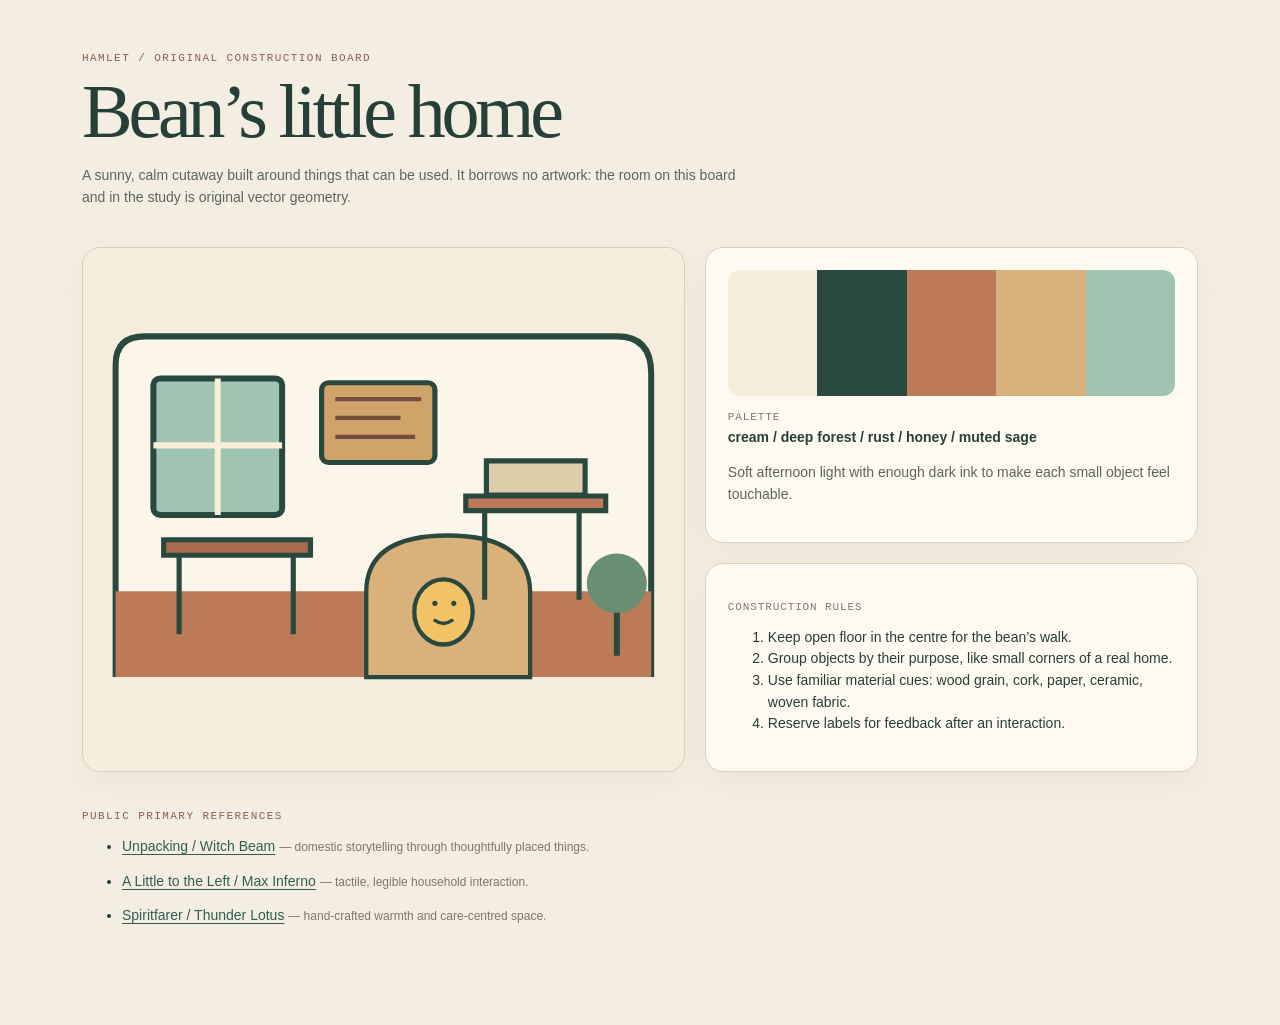
<file: research/home/index.html>
<!doctype html>
<html lang="en"><head><meta charset="utf-8"><meta name="viewport" content="width=device-width,initial-scale=1"><title>Bean home · visual direction</title><style>
*{box-sizing:border-box}body{margin:0;background:#f4eee2;color:#263f37;font:14px/1.55 ui-sans-serif,-apple-system,BlinkMacSystemFont,"Segoe UI",sans-serif}.page{max-width:1180px;margin:auto;padding:52px 32px 80px}.eyebrow{font:11px ui-monospace,SFMono-Regular,monospace;letter-spacing:.13em;text-transform:uppercase;color:#88604a}h1{font:400 clamp(42px,6vw,76px)/.95 Georgia,serif;letter-spacing:-.055em;margin:11px 0 18px}p{max-width:680px;color:#5b665d}.board{display:grid;grid-template-columns:1.1fr .9fr;gap:20px;margin-top:38px}.card{border:1px solid #ddcfbd;border-radius:18px;background:#fffaf1;padding:22px;box-shadow:0 11px 28px #5d45300d}.swatches{display:flex;height:126px;overflow:hidden;border-radius:12px}.swatches span{flex:1}.label{font:11px ui-monospace,monospace;letter-spacing:.08em;text-transform:uppercase;color:#8b7566;margin:15px 0 4px}.room{grid-row:span 2;min-height:448px;padding:0;overflow:hidden;position:relative;background:#f6eedc}.room svg{display:block;width:100%;height:100%}.sources{margin-top:38px}.sources li{margin:13px 0}.sources a{color:#315d50;text-underline-offset:3px}.small{font-size:12px;color:#7d776b}@media(max-width:760px){.page{padding:32px 18px 54px}.board{grid-template-columns:1fr}.room{grid-row:auto;height:390px}}
</style></head><body><main class="page"><div class="eyebrow">Hamlet / original construction board</div><h1>Bean’s little home</h1><p>A sunny, calm cutaway built around things that can be used. It borrows no artwork: the room on this board and in the study is original vector geometry.</p><section class="board"><article class="card room"><svg viewBox="0 0 700 480" role="img" aria-label="Original composition sketch for a warm bean room"><rect width="700" height="480" fill="#f5ecdc"/><path d="M38 435V71Q38 38 72 38h550q40 0 40 43v354" fill="#fbf6e9" stroke="#29493f" stroke-width="7"/><path d="M38 335h624v100H38z" fill="#bd7a58"/><path d="M330 336q0-66 95-66t96 66v99H330z" fill="#d9b27b" stroke="#29493f" stroke-width="5"/><rect x="82" y="87" width="150" height="159" rx="8" fill="#9fc4b1" stroke="#29493f" stroke-width="7"/><path d="M157 87v159M82 165h150" stroke="#f9eed7" stroke-width="7"/><rect x="278" y="92" width="132" height="93" rx="8" fill="#d0a36a" stroke="#29493f" stroke-width="6"/><path d="M294 111h100M294 133h76M294 155h93" stroke="#73503d" stroke-width="5"/><path d="M446 224h163v17H446zM468 241v104m110-104v104" fill="#bd7a58" stroke="#29493f" stroke-width="6"/><path d="M470 183h115v40H470z" fill="#ddceab" stroke="#29493f" stroke-width="6"/><path d="M94 275h171v18H94zM112 293v92m133-92v92" fill="#a86b4e" stroke="#29493f" stroke-width="6"/><ellipse cx="420" cy="359" rx="34" ry="38" fill="#f1c266" stroke="#29493f" stroke-width="5"/><circle cx="410" cy="349" r="3" fill="#29493f"/><circle cx="432" cy="349" r="3" fill="#29493f"/><path d="M410 369q10 7 20 0" fill="none" stroke="#29493f" stroke-width="4" stroke-linecap="round"/><circle cx="622" cy="326" r="35" fill="#688f72"/><path d="M622 360v50" stroke="#29493f" stroke-width="7"/></svg></article><article class="card"><div class="swatches"><span style="background:#f5ecdc"></span><span style="background:#29493f"></span><span style="background:#bd7a58"></span><span style="background:#d9b27b"></span><span style="background:#9fc4b1"></span></div><div class="label">Palette</div><strong>cream / deep forest / rust / honey / muted sage</strong><p>Soft afternoon light with enough dark ink to make each small object feel touchable.</p></article><article class="card"><div class="label">Construction rules</div><ol><li>Keep open floor in the centre for the bean’s walk.</li><li>Group objects by their purpose, like small corners of a real home.</li><li>Use familiar material cues: wood grain, cork, paper, ceramic, woven fabric.</li><li>Reserve labels for feedback after an interaction.</li></ol></article></section><section class="sources"><div class="eyebrow">Public primary references</div><ul><li><a href="https://witchbeam.com.au/games/" target="_blank" rel="noopener">Unpacking / Witch Beam</a> <span class="small">— domestic storytelling through thoughtfully placed things.</span></li><li><a href="https://www.maxinferno.com/press/" target="_blank" rel="noopener">A Little to the Left / Max Inferno</a> <span class="small">— tactile, legible household interaction.</span></li><li><a href="https://thunderlotusgames.com/games/spiritfarer/" target="_blank" rel="noopener">Spiritfarer / Thunder Lotus</a> <span class="small">— hand-crafted warmth and care-centred space.</span></li></ul></section></main></body></html>
</file>
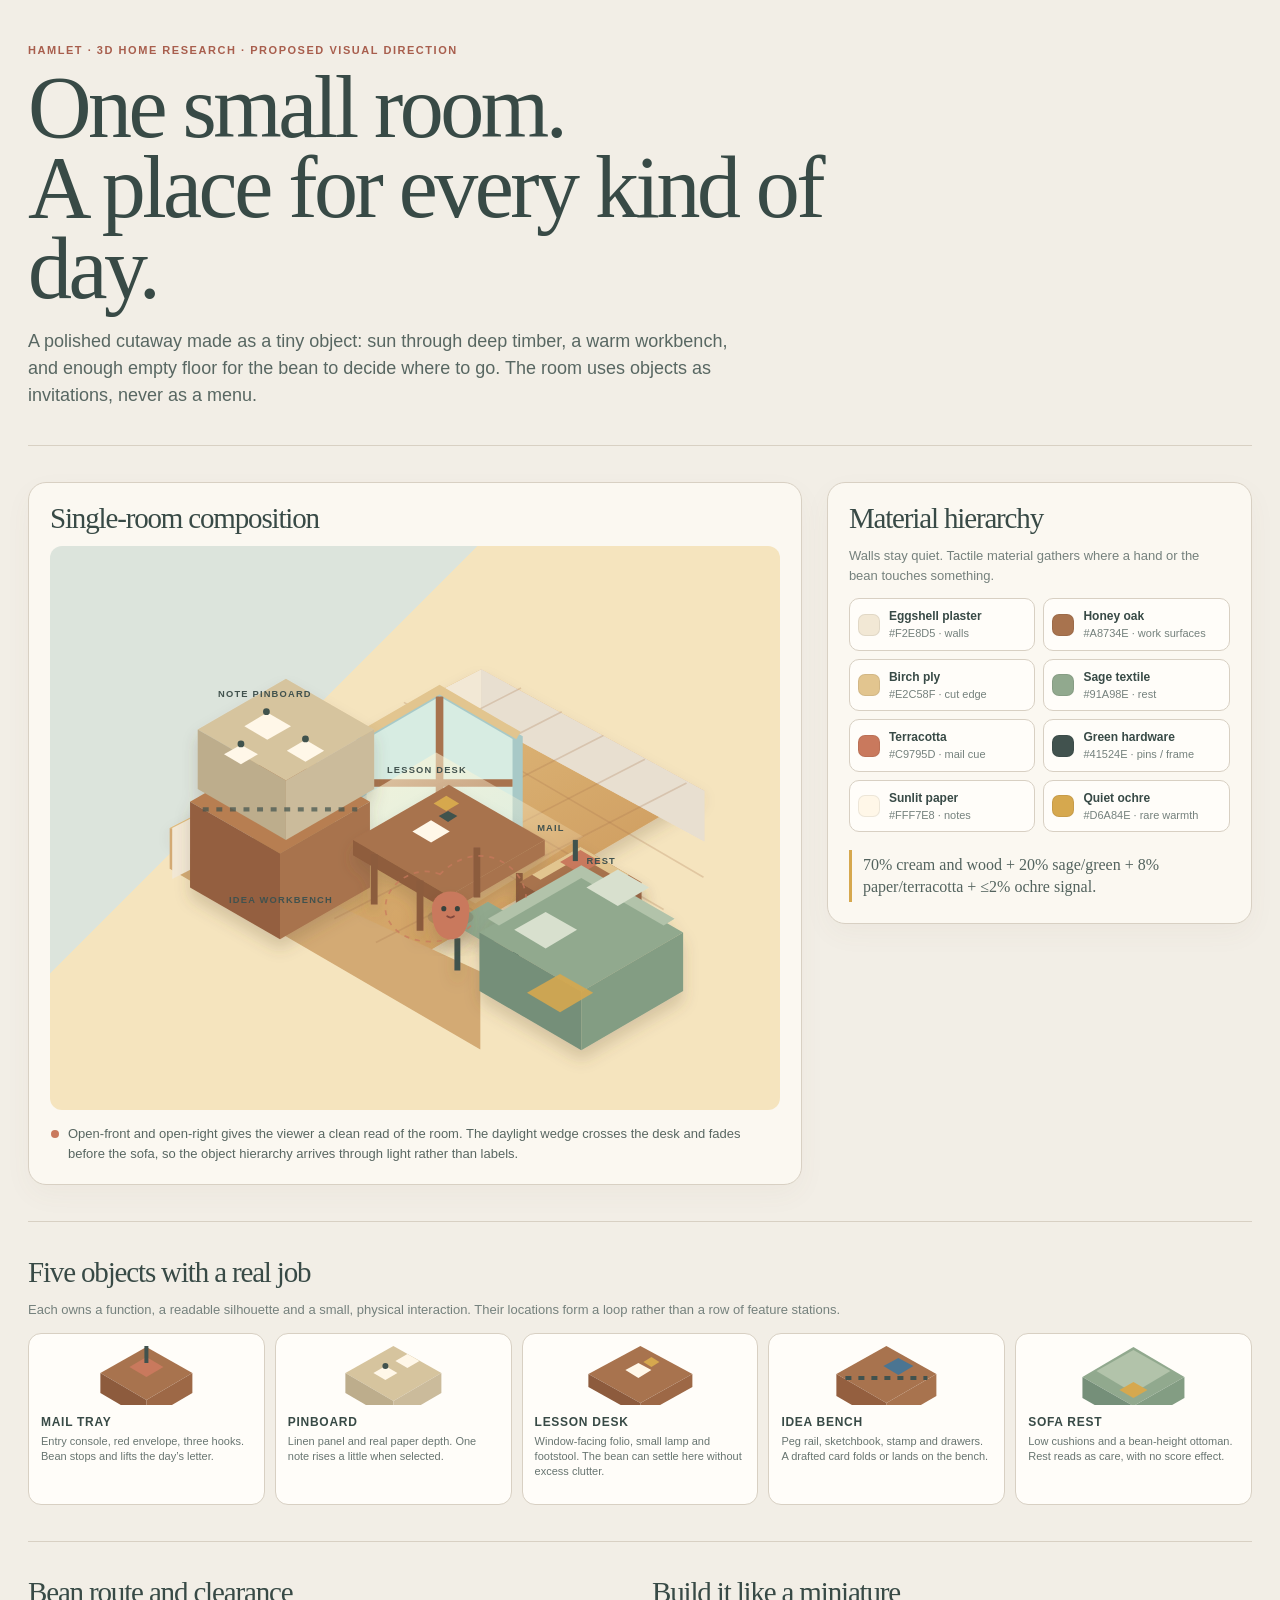
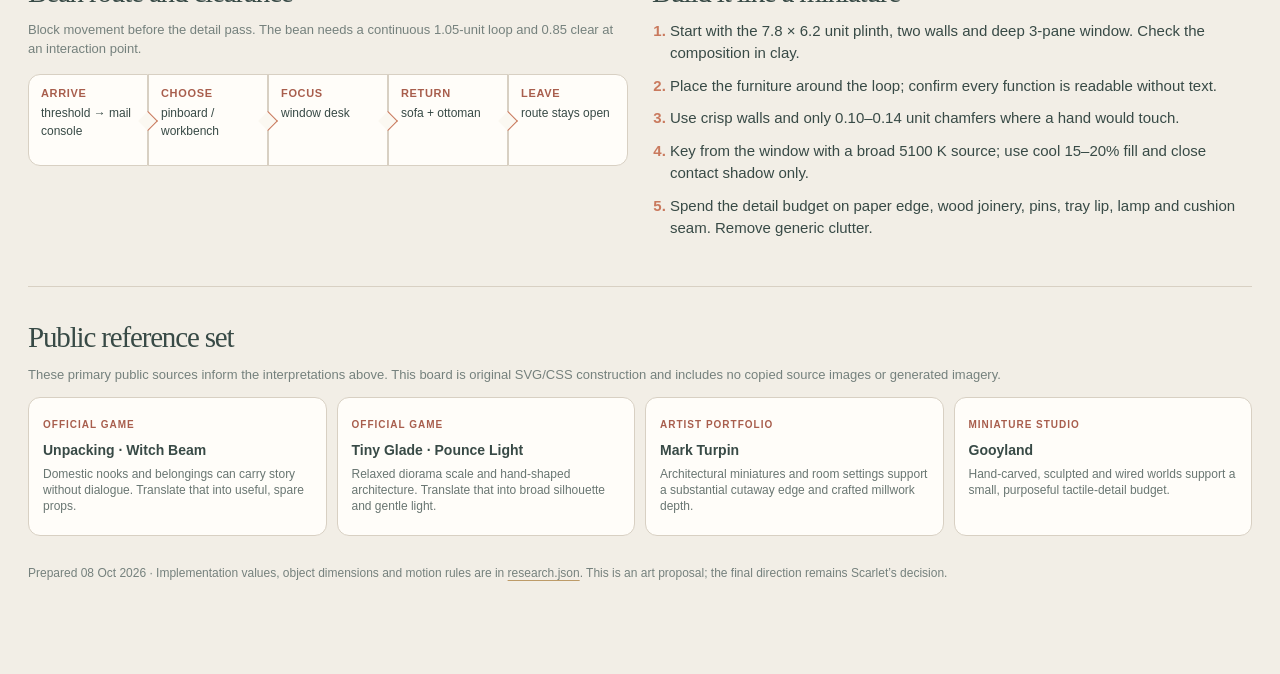
<file: research/home3d/index.html>
<!doctype html>
<html lang="en">
<head>
  <meta charset="utf-8">
  <meta name="viewport" content="width=device-width,initial-scale=1">
  <title>Hamlet / warm cutaway home</title>
  <style>
    :root{--paper:#f2eee6;--panel:#fbf8f1;--ink:#384a46;--muted:#75817d;--line:#d8d0c3;--plaster:#f2e8d5;--wood:#a8734e;--birch:#e2c58f;--sage:#91a98e;--terra:#c9795d;--ochre:#d6a84e;--green:#41524e;--paper2:#fff7e8}*{box-sizing:border-box}body{margin:0;background:var(--paper);color:var(--ink);font:15px/1.5 ui-sans-serif,-apple-system,BlinkMacSystemFont,"Segoe UI",sans-serif}main{max-width:1400px;padding:42px 28px 80px;margin:auto}a{color:inherit;text-underline-offset:3px;text-decoration-color:#bd9b68}.kicker{font-size:11px;font-weight:800;letter-spacing:.14em;text-transform:uppercase;color:#a85e4d}h1,h2{font-family:Georgia,serif;font-weight:500;letter-spacing:-.04em}h1{max-width:890px;font-size:clamp(44px,7vw,88px);line-height:.92;margin:9px 0 17px}.intro{max-width:720px;font-size:18px;color:#586762}.rule{height:1px;background:var(--line);margin:36px 0}.grid{display:grid;grid-template-columns:1.42fr .78fr;gap:25px;align-items:start}.panel{background:var(--panel);border:1px solid var(--line);border-radius:18px;padding:21px;box-shadow:0 10px 28px #74634b0b}h2{font-size:29px;line-height:1;margin:0 0 13px}.note{color:var(--muted);font-size:13px}.room{overflow:hidden;position:relative;min-height:564px;border-radius:12px;background:linear-gradient(135deg,#dce4dc 0 33%,#f5e4be 33% 100%)}.room svg{display:block;width:100%;min-height:564px;height:100%}.caption{display:flex;gap:9px;margin:14px 1px 0;color:#596762;font-size:13px}.dot{width:8px;height:8px;border-radius:100%;background:var(--terra);margin-top:6px;flex:0 0 auto}.swatches{display:grid;grid-template-columns:1fr 1fr;gap:8px}.swatch{display:flex;align-items:center;gap:9px;border:1px solid var(--line);border-radius:10px;padding:8px;background:#fffdf9;font-size:12px}.chip{width:22px;height:22px;border:1px solid #00000012;border-radius:7px;flex:0 0 auto}.swatch b{display:block}.swatch span{display:block;color:var(--muted);font-size:11px}.formula{margin:18px 0 0;border-left:3px solid var(--ochre);padding:4px 0 4px 11px;font:16px/1.35 Georgia,serif;color:#53635e}.objects{display:grid;grid-template-columns:repeat(5,1fr);gap:10px}.object{min-height:172px;border:1px solid var(--line);border-radius:13px;background:#fffdf9;padding:12px}.object svg{width:100%;height:59px;display:block;margin-bottom:8px}.object h3{margin:0 0 3px;font-size:12px;text-transform:uppercase;letter-spacing:.06em}.object p{margin:0;font-size:11px;line-height:1.35;color:#687571}.split{display:grid;grid-template-columns:1fr 1fr;gap:24px}.rules{margin:0;padding-left:18px}.rules li{margin:0 0 10px}.rules li::marker{color:var(--terra);font-weight:800}.path{display:grid;grid-template-columns:repeat(5,1fr);gap:0;align-items:center;margin-top:15px}.node{min-height:92px;position:relative;padding:10px 12px;background:#fffdf9;border:1px solid var(--line);font-size:12px}.node:first-child{border-radius:12px 0 0 12px}.node:last-child{border-radius:0 12px 12px 0}.node:not(:last-child):after{content:"";position:absolute;width:13px;height:13px;border-top:1px solid var(--terra);border-right:1px solid var(--terra);right:-8px;top:39px;background:var(--panel);transform:rotate(45deg);z-index:2}.node b{display:block;font-size:11px;letter-spacing:.06em;text-transform:uppercase;color:#a85e4d;margin-bottom:3px}.sources{display:grid;grid-template-columns:repeat(4,1fr);gap:10px}.source{display:block;min-height:139px;padding:14px;border:1px solid var(--line);border-radius:12px;background:#fffdf9;text-decoration:none}.source:hover{transform:translateY(-2px);border-color:#bb9b75}.source small{font-size:10px;letter-spacing:.1em;text-transform:uppercase;color:#a85e4d;font-weight:800}.source b{display:block;font-size:14px;margin:5px 0}.source span{display:block;font-size:12px;line-height:1.35;color:#697672}.footer{margin-top:28px;color:var(--muted);font-size:12px}@media(max-width:940px){.grid,.split{grid-template-columns:1fr}.objects{grid-template-columns:repeat(3,1fr)}.sources{grid-template-columns:repeat(2,1fr)}}@media(max-width:600px){main{padding:28px 16px 60px}.objects{grid-template-columns:repeat(2,1fr)}.swatches{grid-template-columns:1fr}.sources{grid-template-columns:1fr}.path{grid-template-columns:1fr}.node{border-radius:0!important}.node:first-child{border-radius:12px 12px 0 0!important}.node:last-child{border-radius:0 0 12px 12px!important}.node:not(:last-child):after{right:50%;top:auto;bottom:-8px;transform:rotate(135deg)}}
  </style>
</head>
<body><main>
  <div class="kicker">Hamlet · 3D home research · proposed visual direction</div>
  <h1>One small room.<br>A place for every kind of day.</h1>
  <p class="intro">A polished cutaway made as a tiny object: sun through deep timber, a warm workbench, and enough empty floor for the bean to decide where to go. The room uses objects as invitations, never as a menu.</p>
  <div class="rule"></div>
  <section class="grid"><div class="panel"><h2>Single-room composition</h2><div class="room"><svg viewBox="0 0 860 564" role="img" aria-label="Original isometric cutaway home study with mail tray, pinboard, desk, workbench and sofa"><defs><linearGradient id="floor" x1="0" y1="0" x2="1" y2="1"><stop stop-color="#e8c989"/><stop offset="1" stop-color="#c89155"/></linearGradient><linearGradient id="windowlight" x1="0" y1="0" x2="1" y2="1"><stop stop-color="#fff6d7" stop-opacity=".88"/><stop offset="1" stop-color="#fff6d7" stop-opacity="0"/></linearGradient><filter id="sh" x="-25%" y="-25%" width="150%" height="160%"><feDropShadow dx="0" dy="12" stdDeviation="9" flood-color="#5a4936" flood-opacity=".21"/></filter></defs>
  <path d="M141 282 508 95l263 143-366 213z" fill="url(#floor)" filter="url(#sh)"/><path d="M141 282v48l366 213v-92z" fill="#d3aa74"/><path d="M508 95v60l263 143v-60z" fill="#eadccb"/>
  <path d="M144 282 508 95v60L144 342z" fill="#f2e8d5"/><path d="M508 155 771 298v-60L508 95z" fill="#e8dfd0"/>
  <!-- plank rhythm --> <g stroke="#a8734e" stroke-opacity=".26" stroke-width="2"><path d="M189 304 555 117M237 332 603 145M286 360 652 173M335 389 701 201M384 417 750 229"/><path d="M237 227 603 440M297 196 663 409M357 165 723 378M417 134 770 340"/></g>
  <!-- window --> <g transform="translate(361 117)"><path d="M0 57 98 0l98 57v114L98 228 0 171z" fill="#a8c9c7"/><path d="M12 60 98 10l86 50v106l-86 50-86-50z" fill="#d7ece2"/><path d="M98 10v206M12 112h172" stroke="#a8734e" stroke-width="9"/><path d="M5 56 98 2l93 54" fill="none" stroke="#e2c58f" stroke-width="10"/></g>
  <path d="M455 193 628 292 501 371 328 270z" fill="url(#windowlight)" opacity=".82"/>
  <!-- workbench / pinboard --> <g filter="url(#sh)"><path d="M165 251 271 190l106 61-106 61z" fill="#b77e51"/><path d="M165 251v101l106 61v-101z" fill="#945f3f"/><path d="M377 251v101l-106 61v-101z" fill="#a8734e"/><path d="M177 235 271 181l94 54-11 7-83-48-83 48z" fill="#e2c58f"/><path d="M174 166 278 106l104 60-104 60z" fill="#d6c49e"/><path d="M174 166v70l104 60v-70z" fill="#bdad8c"/><path d="M382 166v70l-104 60v-70z" fill="#cbbb9b"/><g fill="#fff7e8"><path d="M229 162 256 146l28 16-28 16z"/><path d="M279 191 301 178l22 13-22 13z"/><path d="M205 195 225 184l20 11-20 12z"/></g><g fill="#41524e"><circle cx="255" cy="145" r="4"/><circle cx="301" cy="177" r="4"/><circle cx="225" cy="183" r="4"/></g><path d="M180 260h182" stroke="#41524e" stroke-width="5" stroke-dasharray="7 9" opacity=".7"/></g>
  <!-- desk --> <g filter="url(#sh)"><path d="M357 296 470 231l113 65-113 66z" fill="#a8734e"/><path d="M357 296v18l113 66v-18z" fill="#8f5d3d"/><path d="M583 296v18l-113 66v-18z" fill="#a8734e"/><path d="M382 313v59M436 344v59M503 305v59M553 335v59" stroke="#8c5b3e" stroke-width="8"/><path d="M427 286 449 273l22 13-22 13z" fill="#fff7e8"/><path d="M458 268 469 262l11 6-11 7z" fill="#41524e"/><path d="M452 253 467 244l15 9-15 9z" fill="#d6a84e"/><!-- chair --><path d="M473 394 516 369l43 25-43 25z" fill="#91a98e"/><path d="M480 412v38M549 412v38" stroke="#41524e" stroke-width="7"/></g>
  <!-- mail console --> <g filter="url(#sh)"><path d="M553 346 625 304l72 42-72 42z" fill="#a8734e"/><path d="M553 346v51l72 42v-51z" fill="#8d5b3d"/><path d="M697 346v51l-72 42v-51z" fill="#9d6846"/><path d="M568 337 625 304l57 33-10 6-47-27-47 27z" fill="#e2c58f"/><path d="M601 322 625 308l24 14-24 14z" fill="#c9795d"/><path d="M619 296v25" stroke="#41524e" stroke-width="6"/></g>
  <!-- sofa --> <g filter="url(#sh)"><path d="M506 405 626 336l120 69-120 70z" fill="#91a98e"/><path d="M506 405v69l120 70v-69z" fill="#758f79"/><path d="M746 405v69l-120 70v-69z" fill="#839d83"/><path d="M516 389 626 326l110 63-13 8-97-56-97 56z" fill="#b2c3aa"/><path d="M547 402 584 381l37 21-37 22zM632 352l37-21 37 21-37 22z" fill="#d8e0ce"/><path d="M562 476 601 454l39 22-39 23z" fill="#d6a84e" opacity=".9"/></g>
  <!-- bean and loop --> <g transform="translate(472 367)" filter="url(#sh)"><ellipse cx="0" cy="20" rx="27" ry="11" fill="#6d5842" opacity=".24"/><path d="M-22 10c0-27 44-27 44 0 0 25-9 36-22 36S-22 35-22 10z" fill="#c9795d"/><circle cx="-8" cy="10" r="3" fill="#38433d"/><circle cx="8" cy="10" r="3" fill="#38433d"/><path d="M-4 19q4 3 8 0" fill="none" stroke="#80463a" stroke-width="2" stroke-linecap="round"/></g>
  <g fill="none" stroke="#c9795d" stroke-width="2" stroke-dasharray="6 7" opacity=".72"><path d="M496 397c-32 31-91 22-100-14-7-31 33-62 67-45"/><path d="M459 337c45-46 100-12 102 27"/></g>
  <g font-family="ui-sans-serif,sans-serif" font-weight="800" font-size="11" letter-spacing="1.4" fill="#41524e"><text x="198" y="128">NOTE PINBOARD</text><text x="211" y="370">IDEA WORKBENCH</text><text x="397" y="217">LESSON DESK</text><text x="574" y="286">MAIL</text><text x="632" y="324">REST</text></g>
  </svg></div><p class="caption"><span class="dot"></span><span>Open-front and open-right gives the viewer a clean read of the room. The daylight wedge crosses the desk and fades before the sofa, so the object hierarchy arrives through light rather than labels.</span></p></div>
  <aside class="panel"><h2>Material hierarchy</h2><p class="note">Walls stay quiet. Tactile material gathers where a hand or the bean touches something.</p><div class="swatches"><div class="swatch"><i class="chip" style="background:#f2e8d5"></i><div><b>Eggshell plaster</b><span>#F2E8D5 · walls</span></div></div><div class="swatch"><i class="chip" style="background:#a8734e"></i><div><b>Honey oak</b><span>#A8734E · work surfaces</span></div></div><div class="swatch"><i class="chip" style="background:#e2c58f"></i><div><b>Birch ply</b><span>#E2C58F · cut edge</span></div></div><div class="swatch"><i class="chip" style="background:#91a98e"></i><div><b>Sage textile</b><span>#91A98E · rest</span></div></div><div class="swatch"><i class="chip" style="background:#c9795d"></i><div><b>Terracotta</b><span>#C9795D · mail cue</span></div></div><div class="swatch"><i class="chip" style="background:#41524e"></i><div><b>Green hardware</b><span>#41524E · pins / frame</span></div></div><div class="swatch"><i class="chip" style="background:#fff7e8"></i><div><b>Sunlit paper</b><span>#FFF7E8 · notes</span></div></div><div class="swatch"><i class="chip" style="background:#d6a84e"></i><div><b>Quiet ochre</b><span>#D6A84E · rare warmth</span></div></div></div><p class="formula">70% cream and wood + 20% sage/green + 8% paper/terracotta + ≤2% ochre signal.</p></aside></section>
  <div class="rule"></div><section><h2>Five objects with a real job</h2><p class="note">Each owns a function, a readable silhouette and a small, physical interaction. Their locations form a loop rather than a row of feature stations.</p><div class="objects"><article class="object"><svg viewBox="0 0 130 59"><path d="M19 27 65 1l46 26-46 27z" fill="#a8734e"/><path d="M19 27v20l46 27V54z" fill="#8d5b3d"/><path d="M111 27v20L65 74V54z" fill="#9d6846"/><path d="M48 21 65 11l17 10-17 10z" fill="#c9795d"/><path d="M65 0v17" stroke="#41524e" stroke-width="4"/></svg><h3>Mail tray</h3><p>Entry console, red envelope, three hooks. Bean stops and lifts the day’s letter.</p></article><article class="object"><svg viewBox="0 0 130 59"><path d="M17 27 65 0l48 27-48 28z" fill="#d6c49e"/><path d="M17 27v20l48 28V55z" fill="#bdad8c"/><path d="M113 27v20L65 75V55z" fill="#cbbb9b"/><g fill="#fff7e8"><path d="M45 27 57 20l12 7-12 7z"/><path d="M67 15 79 8l12 7-12 7z"/></g><circle cx="57" cy="20" r="3" fill="#41524e"/></svg><h3>Pinboard</h3><p>Linen panel and real paper depth. One note rises a little when selected.</p></article><article class="object"><svg viewBox="0 0 130 59"><path d="M13 28 65 0l52 28-52 29z" fill="#a8734e"/><path d="M13 28v13l52 29V57z" fill="#8d5b3d"/><path d="M117 28v13L65 70V57z" fill="#9d6846"/><path d="M50 24 63 17l13 7-13 8z" fill="#fff7e8"/><path d="M68 16 76 11l8 5-8 5z" fill="#d6a84e"/></svg><h3>Lesson desk</h3><p>Window-facing folio, small lamp and footstool. The bean can settle here without excess clutter.</p></article><article class="object"><svg viewBox="0 0 130 59"><path d="M15 28 65 0l50 28-50 29z" fill="#a8734e"/><path d="M15 28v22l50 29V57z" fill="#945f3f"/><path d="M115 28v22L65 79V57z" fill="#a8734e"/><path d="M24 32h82" stroke="#41524e" stroke-width="4" stroke-dasharray="6 7"/><path d="M62 20 77 12l15 8-15 9z" fill="#4b7592"/></svg><h3>Idea bench</h3><p>Peg rail, sketchbook, stamp and drawers. A drafted card folds or lands on the bench.</p></article><article class="object"><svg viewBox="0 0 130 59"><path d="M14 31 65 1l51 30-51 29z" fill="#91a98e"/><path d="M14 31v21l51 29V60z" fill="#758f79"/><path d="M116 31v21L65 81V60z" fill="#839d83"/><path d="M28 25 65 4l37 21-37 22z" fill="#b2c3aa"/><path d="M51 44 65 36l14 8-14 8z" fill="#d6a84e"/></svg><h3>Sofa rest</h3><p>Low cushions and a bean-height ottoman. Rest reads as care, with no score effect.</p></article></div></section>
  <div class="rule"></div><section class="split"><div><h2>Bean route and clearance</h2><p class="note">Block movement before the detail pass. The bean needs a continuous 1.05-unit loop and 0.85 clear at an interaction point.</p><div class="path"><div class="node"><b>Arrive</b>threshold → mail console</div><div class="node"><b>Choose</b>pinboard / workbench</div><div class="node"><b>Focus</b>window desk</div><div class="node"><b>Return</b>sofa + ottoman</div><div class="node"><b>Leave</b>route stays open</div></div></div><div><h2>Build it like a miniature</h2><ol class="rules"><li>Start with the 7.8 × 6.2 unit plinth, two walls and deep 3-pane window. Check the composition in clay.</li><li>Place the furniture around the loop; confirm every function is readable without text.</li><li>Use crisp walls and only 0.10–0.14 unit chamfers where a hand would touch.</li><li>Key from the window with a broad 5100 K source; use cool 15–20% fill and close contact shadow only.</li><li>Spend the detail budget on paper edge, wood joinery, pins, tray lip, lamp and cushion seam. Remove generic clutter.</li></ol></div></section>
  <div class="rule"></div><section><h2>Public reference set</h2><p class="note">These primary public sources inform the interpretations above. This board is original SVG/CSS construction and includes no copied source images or generated imagery.</p><div class="sources"><a class="source" href="https://www.unpackinggame.com/" target="_blank" rel="noreferrer"><small>Official game</small><b>Unpacking · Witch Beam</b><span>Domestic nooks and belongings can carry story without dialogue. Translate that into useful, spare props.</span></a><a class="source" href="https://pouncelight.games/tiny-glade/" target="_blank" rel="noreferrer"><small>Official game</small><b>Tiny Glade · Pounce Light</b><span>Relaxed diorama scale and hand-shaped architecture. Translate that into broad silhouette and gentle light.</span></a><a class="source" href="https://www.markturpin.com/" target="_blank" rel="noreferrer"><small>Artist portfolio</small><b>Mark Turpin</b><span>Architectural miniatures and room settings support a substantial cutaway edge and crafted millwork depth.</span></a><a class="source" href="https://gooyland.com/" target="_blank" rel="noreferrer"><small>Miniature studio</small><b>Gooyland</b><span>Hand-carved, sculpted and wired worlds support a small, purposeful tactile-detail budget.</span></a></div></section>
  <p class="footer">Prepared 08 Oct 2026 · Implementation values, object dimensions and motion rules are in <a href="research.json">research.json</a>. This is an art proposal; the final direction remains Scarlet’s decision.</p>
</main></body></html>
</file>
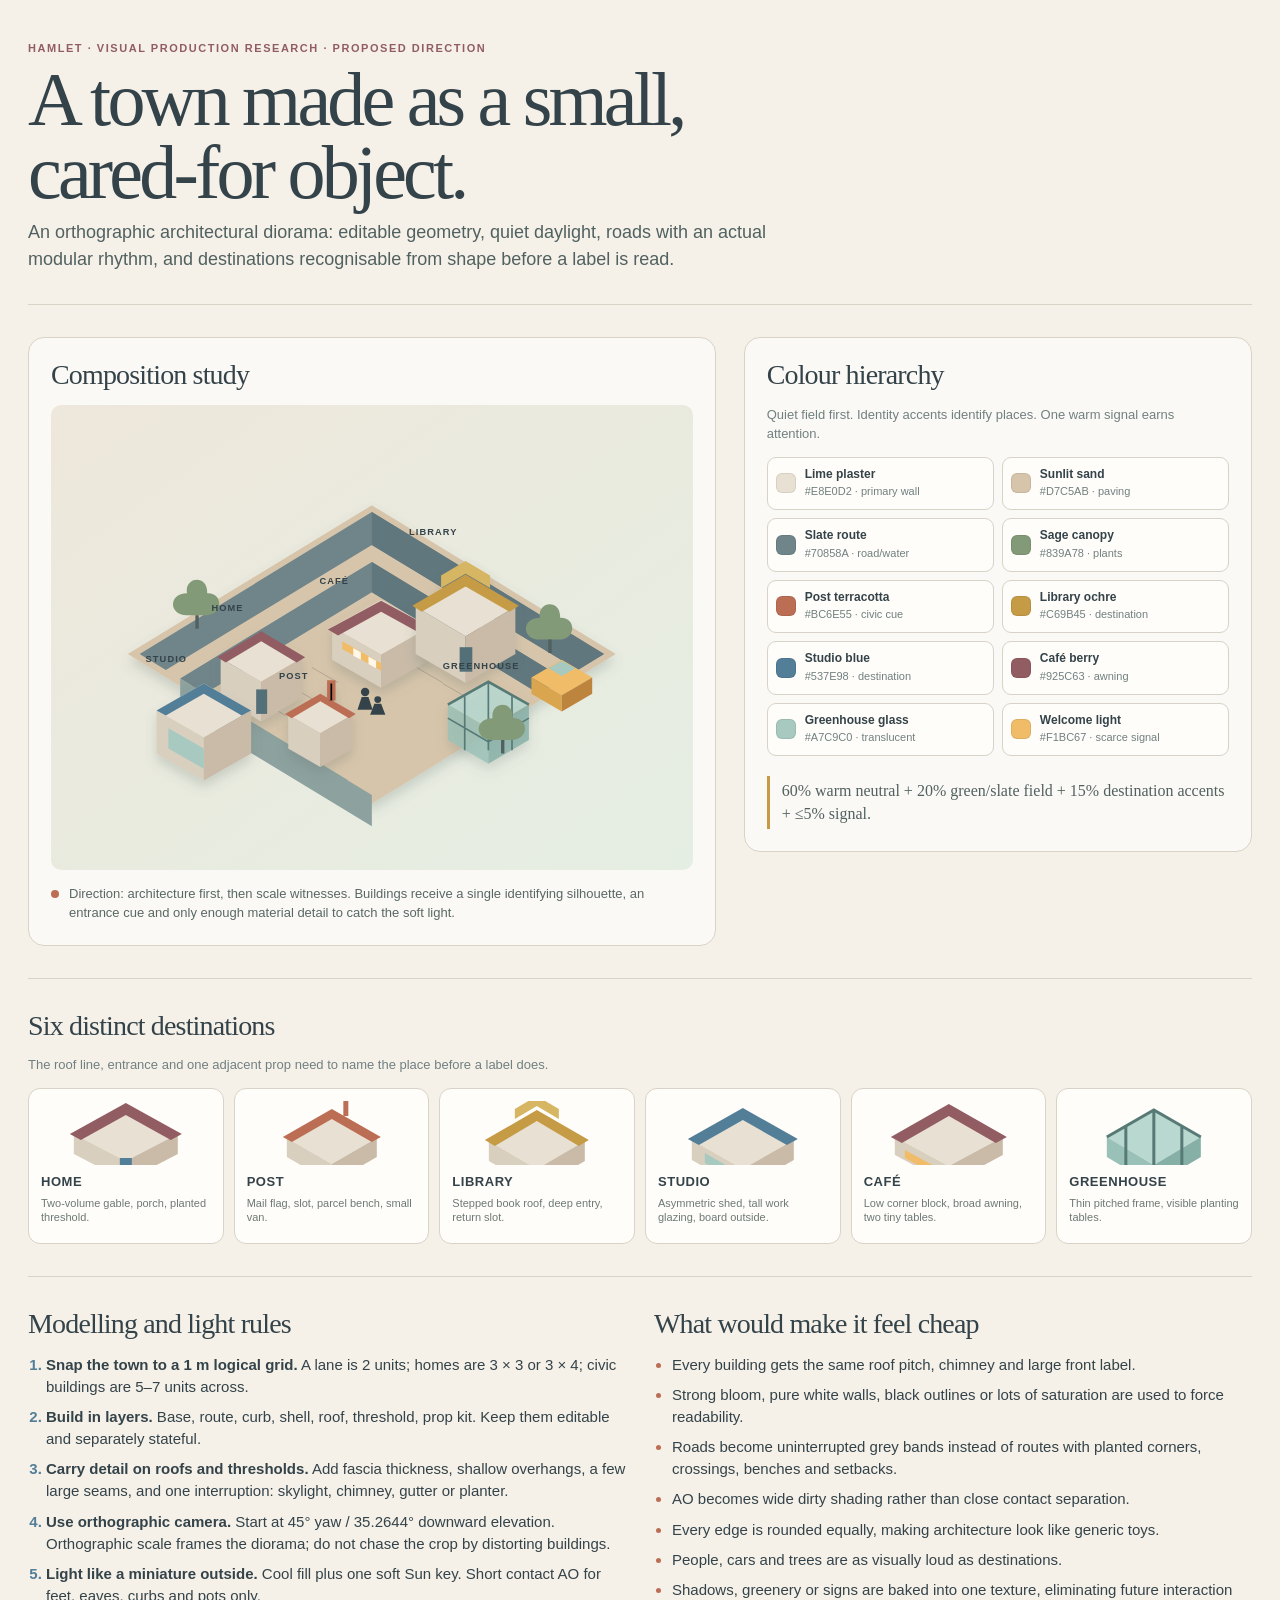
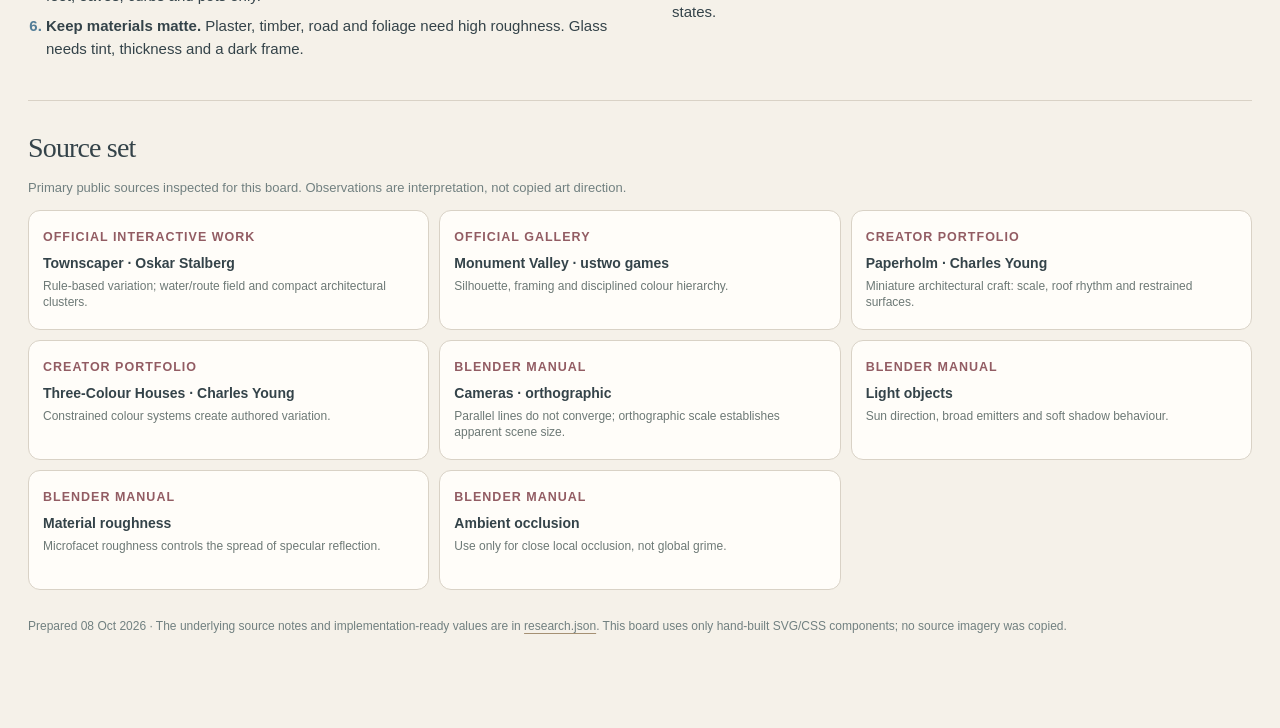
<file: research/iso/index.html>
<!doctype html>
<html lang="en">
<head>
  <meta charset="utf-8">
  <meta name="viewport" content="width=device-width, initial-scale=1">
  <title>Hamlet / Isometric town research</title>
  <style>
    :root { --paper:#f5f1e9; --ink:#344349; --muted:#718080; --line:#d9d2c6; --road:#70858a; --grass:#839a78; --clay:#bc6e55; --ochre:#c69b45; --blue:#537e98; --berry:#925c63; --glass:#a7c9c0; --dark:#52615f; }
    * { box-sizing:border-box; } body { margin:0; background:var(--paper); color:var(--ink); font:15px/1.48 ui-sans-serif, -apple-system, BlinkMacSystemFont, "Segoe UI", sans-serif; }
    a { color:inherit; text-decoration-color:#a59073; text-underline-offset:3px; } a:hover { color:#925c63; }
    main { max-width:1320px; margin:auto; padding:40px 28px 80px; }
    .kicker { color:#925c63; font-size:11px; letter-spacing:.14em; text-transform:uppercase; font-weight:700; } h1 { margin:7px 0 10px; font:500 clamp(38px,6vw,76px)/.96 Georgia,serif; letter-spacing:-.05em; } .intro { max-width:750px; margin:0; font-size:18px; color:#516160; }
    .rule { height:1px; background:var(--line); margin:32px 0; } h2 { font:500 28px/1.1 Georgia,serif; letter-spacing:-.03em; margin:0 0 14px; } h3 { margin:0 0 5px; font-size:13px; letter-spacing:.04em; text-transform:uppercase; } .note { color:var(--muted); font-size:13px; }
    .grid { display:grid; grid-template-columns:1.15fr .85fr; gap:28px; align-items:start; } .panel { background:#fbf9f5; border:1px solid var(--line); border-radius:16px; padding:22px; }
    .town { min-height:465px; overflow:hidden; background:linear-gradient(145deg,#eee7db,#e5eee3); position:relative; border-radius:10px; } .town svg { width:100%; height:100%; min-height:465px; display:block; }
    .caption { display:flex; gap:10px; align-items:flex-start; margin-top:14px; color:#596865; font-size:13px; } .dot { width:8px; height:8px; border-radius:100%; margin-top:6px; flex:0 0 auto; background:var(--clay); }
    .tokens { display:grid; grid-template-columns:repeat(2,minmax(0,1fr)); gap:8px; } .token { display:flex; align-items:center; gap:9px; padding:8px; border:1px solid var(--line); border-radius:9px; background:#fffdf9; font-size:12px; } .swatch { width:20px; height:20px; border-radius:6px; border:1px solid rgba(0,0,0,.08); flex:0 0 auto; } .token b { display:block; font-size:12px; } .token span { color:var(--muted); font-size:11px; }
    .formula { border-left:3px solid var(--ochre); padding:4px 0 4px 12px; margin:20px 0 0; color:#516160; font:16px/1.4 Georgia,serif; }
    .components { display:grid; grid-template-columns:repeat(6,1fr); gap:10px; } .component { min-height:156px; padding:12px; background:#fffdf9; border:1px solid var(--line); border-radius:12px; } .component svg { display:block; width:100%; height:64px; margin-bottom:7px; } .component p { margin:0; color:#6d7976; font-size:11px; line-height:1.3; }
    .split { display:grid; grid-template-columns:1fr 1fr; gap:28px; } ol, ul { margin:0; padding-left:18px; } li { margin:0 0 8px; } .pitfalls li::marker { color:#bc6e55; font-weight:bold; } .rules li::marker { color:#537e98; font-weight:bold; }
    .sources { display:grid; grid-template-columns:repeat(3,1fr); gap:10px; } .source { display:block; border:1px solid var(--line); border-radius:12px; padding:14px; background:#fffdf9; min-height:120px; text-decoration:none; } .source:hover { border-color:#a59073; transform:translateY(-1px); } .source small { color:#925c63; text-transform:uppercase; letter-spacing:.08em; font-weight:700; } .source b { display:block; margin:6px 0 4px; font-size:14px; } .source span { color:#6d7976; font-size:12px; line-height:1.35; display:block; }
    .footer { color:var(--muted); font-size:12px; margin-top:28px; } @media(max-width:850px) { main { padding:27px 16px 55px; } .grid,.split { grid-template-columns:1fr; } .components { grid-template-columns:repeat(3,1fr); } .sources { grid-template-columns:1fr; } } @media(max-width:520px) { .components { grid-template-columns:repeat(2,1fr); } .tokens { grid-template-columns:1fr; } }
  </style>
</head>
<body>
<main>
  <div class="kicker">Hamlet · visual production research · proposed direction</div>
  <h1>A town made as a small,<br>cared-for object.</h1>
  <p class="intro">An orthographic architectural diorama: editable geometry, quiet daylight, roads with an actual modular rhythm, and destinations recognisable from shape before a label is read.</p>
  <div class="rule"></div>
  <section class="grid">
    <div class="panel">
      <h2>Composition study</h2>
      <div class="town">
        <svg viewBox="0 0 760 465" role="img" aria-label="Hand-drawn isometric town component study">
          <defs><filter id="shadow" x="-20%" y="-20%" width="150%" height="150%"><feDropShadow dx="0" dy="8" stdDeviation="7" flood-color="#5c6b66" flood-opacity=".23"/></filter></defs>
          <path d="M91 252 380 76l289 176-289 177z" fill="#d7c5ab" filter="url(#shadow)"/>
          <path d="M105 252 380 84l275 168-31 19-244-148-244 148zM153 281l227-138 227 138-29 18-198-120-198 120z" fill="#70858a"/>
          <path d="M380 84v39l244 148 31-19zM380 143v36l198 120 29-18z" fill="#60777d"/>
          <path d="M153 281v37l198 120v-37zM182 299v37l198 120v-37z" fill="#8da19e"/>
          <g stroke="#344349" stroke-opacity=".28" stroke-width="1"><path d="M247 307l31 18M278 287l31 18M309 268l31 18M340 249l31 18M371 230l31 18M402 249l31 18M433 268l31 18M464 287l31 18M495 307l31 18"/></g>
          <!-- home --> <g transform="translate(201 220)" filter="url(#shadow)"><path d="M0 37 48 9l48 28-48 28z" fill="#e8e0d2"/><path d="M0 37v47l48 28V65z" fill="#d9cfbf"/><path d="M96 37v47l-48 28V65z" fill="#c9bba8"/><path d="M-4 36 48 5l52 31-10 6-42-25-42 25z" fill="#925c63"/><path d="M42 74h13v29H42z" fill="#536f79"/></g>
          <!-- cafe --> <g transform="translate(333 188)" filter="url(#shadow)"><path d="M0 32 58 0l58 32-58 33z" fill="#e8e0d2"/><path d="M0 32v39l58 33V65z" fill="#d9cfbf"/><path d="M116 32v39l-58 33V65z" fill="#c9bba8"/><path d="M-5 35 58 1l63 34-12 7-51-28-51 28z" fill="#925c63"/><path d="M12 49l46 26v9L12 58z" fill="#f1bc67"/><path d="M25 57l9 5v9l-9-5zm18 10 9 5v9l-9-5z" fill="#fff7e9"/></g>
          <!-- library --> <g transform="translate(432 126)" filter="url(#shadow)"><path d="M0 70 59 36l59 34-59 35z" fill="#e8e0d2"/><path d="M0 70v56l59 34V105z" fill="#d9cfbf"/><path d="M118 70v56l-59 34v-55z" fill="#c9bba8"/><path d="M-4 69 59 32l63 37-11 7-52-30-52 30z" fill="#c69b45"/><path d="M30 48 59 31l29 17v-15L59 16 30 33z" fill="#d6b563"/><path d="M52 118h15v29H52z" fill="#536f79"/></g>
          <!-- greenhouse --> <g transform="translate(470 282)" filter="url(#shadow)"><path d="M0 30 48 3l48 27-48 28z" fill="#b9d8d0" opacity=".9"/><path d="M0 30v42l48 28V58z" fill="#9ac1b7" opacity=".82"/><path d="M96 30v42l-48 28V58z" fill="#86afa6" opacity=".82"/><path d="M0 30 48 3l48 27" fill="none" stroke="#577a76" stroke-width="3"/><path d="M20 20v64M48 4v80M76 20v64M0 46l48 28 48-28" fill="none" stroke="#577a76" stroke-width="2"/></g>
          <!-- post --> <g transform="translate(281 297)" filter="url(#shadow)"><path d="M0 27 38 5l38 22-38 22z" fill="#e8e0d2"/><path d="M0 27v40l38 22V49z" fill="#d9cfbf"/><path d="M76 27v40L38 89V49z" fill="#c9bba8"/><path d="M-4 26 38 2l42 24-8 5-34-20-34 20z" fill="#bc6e55"/><path d="M48 10v-22h6v22" stroke="#bc6e55" stroke-width="4"/></g>
          <!-- studio --> <g transform="translate(125 281)" filter="url(#shadow)"><path d="M0 38 56 6l56 32-56 32z" fill="#e8e0d2"/><path d="M0 38v51l56 32V70z" fill="#d9cfbf"/><path d="M112 38v51l-56 32V70z" fill="#c9bba8"/><path d="M0 38 56 6l56 32-11 6-45-26-45 26z" fill="#537e98"/><path d="M14 59l42 24v24L14 83z" fill="#a7c9c0"/></g>
          <!-- trees / people / van --> <g><g fill="#839a78"><path d="M161 206c-22 0-22-26 0-26-3-20 25-22 24 0 19-1 20 26-2 26z"/><path d="M579 235c-22 0-22-26 0-26-3-20 25-22 24 0 19-1 20 26-2 26z"/><path d="M523 354c-22 0-22-26 0-26-3-20 25-22 24 0 19-1 20 26-2 26z"/></g><g stroke="#52615f" stroke-width="4"><path d="M173 206v16M591 235v16M535 354v16"/></g><g fill="#344349"><circle cx="372" cy="297" r="5"/><path d="M368 303h8l5 15h-18z"/><circle cx="387" cy="306" r="4"/><path d="M383 311h8l5 13h-18z"/></g><g transform="translate(569 265)"><path d="M0 15 36-6l36 21-36 21z" fill="#f1bc67"/><path d="M0 15v19l36 21V36z" fill="#d9a64f"/><path d="M72 15v19L36 55V36z" fill="#bd843e"/><path d="M20 4l16-9 16 9-16 9z" fill="#a7c9c0"/></g></g>
          <g fill="#344349" font-family="ui-sans-serif, sans-serif" font-size="11" font-weight="700" letter-spacing="1.3"><text x="190" y="201">HOME</text><text x="318" y="169">CAFÉ</text><text x="424" y="111">LIBRARY</text><text x="464" y="270">GREENHOUSE</text><text x="270" y="282">POST</text><text x="112" y="262">STUDIO</text></g>
        </svg>
      </div>
      <div class="caption"><span class="dot"></span><span>Direction: architecture first, then scale witnesses. Buildings receive a single identifying silhouette, an entrance cue and only enough material detail to catch the soft light.</span></div>
    </div>
    <aside class="panel">
      <h2>Colour hierarchy</h2><p class="note">Quiet field first. Identity accents identify places. One warm signal earns attention.</p>
      <div class="tokens">
        <div class="token"><i class="swatch" style="background:#e8e0d2"></i><div><b>Lime plaster</b><span>#E8E0D2 · primary wall</span></div></div><div class="token"><i class="swatch" style="background:#d7c5ab"></i><div><b>Sunlit sand</b><span>#D7C5AB · paving</span></div></div>
        <div class="token"><i class="swatch" style="background:#70858a"></i><div><b>Slate route</b><span>#70858A · road/water</span></div></div><div class="token"><i class="swatch" style="background:#839a78"></i><div><b>Sage canopy</b><span>#839A78 · plants</span></div></div>
        <div class="token"><i class="swatch" style="background:#bc6e55"></i><div><b>Post terracotta</b><span>#BC6E55 · civic cue</span></div></div><div class="token"><i class="swatch" style="background:#c69b45"></i><div><b>Library ochre</b><span>#C69B45 · destination</span></div></div>
        <div class="token"><i class="swatch" style="background:#537e98"></i><div><b>Studio blue</b><span>#537E98 · destination</span></div></div><div class="token"><i class="swatch" style="background:#925c63"></i><div><b>Café berry</b><span>#925C63 · awning</span></div></div>
        <div class="token"><i class="swatch" style="background:#a7c9c0"></i><div><b>Greenhouse glass</b><span>#A7C9C0 · translucent</span></div></div><div class="token"><i class="swatch" style="background:#f1bc67"></i><div><b>Welcome light</b><span>#F1BC67 · scarce signal</span></div></div>
      </div>
      <p class="formula">60% warm neutral + 20% green/slate field + 15% destination accents + ≤5% signal.</p>
    </aside>
  </section>
  <div class="rule"></div>
  <section><h2>Six distinct destinations</h2><p class="note">The roof line, entrance and one adjacent prop need to name the place before a label does.</p>
    <div class="components">
      <div class="component"><svg viewBox="0 0 120 64"><path d="M8 33 60 5l52 28-52 27z" fill="#e8e0d2"/><path d="M8 33v20l52 27V60z" fill="#d9cfbf"/><path d="M112 33v20L60 80V60z" fill="#c9bba8"/><path d="M4 33 60 2l56 31-11 6-45-25-45 25z" fill="#925c63"/><path d="M54 57h12v15H54z" fill="#537e98"/></svg><h3>Home</h3><p>Two-volume gable, porch, planted threshold.</p></div>
      <div class="component"><svg viewBox="0 0 120 64"><path d="M15 37 60 11l45 26-45 26z" fill="#e8e0d2"/><path d="M15 37v19l45 26V63z" fill="#d9cfbf"/><path d="M105 37v19L60 82V63z" fill="#c9bba8"/><path d="M11 36 60 8l49 28-9 5-40-23-40 23z" fill="#bc6e55"/><path d="M74 15V0" stroke="#bc6e55" stroke-width="5"/></svg><h3>Post</h3><p>Mail flag, slot, parcel bench, small van.</p></div>
      <div class="component"><svg viewBox="0 0 120 64"><path d="M12 40 60 13l48 27-48 28z" fill="#e8e0d2"/><path d="M12 40v20l48 28V68z" fill="#d9cfbf"/><path d="M108 40v20L60 88V68z" fill="#c9bba8"/><path d="M8 39 60 9l52 30-10 6-42-25-42 25z" fill="#c69b45"/><path d="M38 18 60 5l22 13V8L60-5 38 8z" fill="#d6b563"/></svg><h3>Library</h3><p>Stepped book roof, deep entry, return slot.</p></div>
      <div class="component"><svg viewBox="0 0 120 64"><path d="M9 39 60 10l51 29-51 29z" fill="#e8e0d2"/><path d="M9 39v20l51 29V68z" fill="#d9cfbf"/><path d="M111 39v20L60 88V68z" fill="#c9bba8"/><path d="M5 38 60 7l55 31-11 6-44-25-44 25z" fill="#537e98"/><path d="M22 52l38 22v10L22 62z" fill="#a7c9c0"/></svg><h3>Studio</h3><p>Asymmetric shed, tall work glazing, board outside.</p></div>
      <div class="component"><svg viewBox="0 0 120 64"><path d="M6 36 60 6l54 30-54 29z" fill="#e8e0d2"/><path d="M6 36v18l54 29V65z" fill="#d9cfbf"/><path d="M114 36v18L60 83V65z" fill="#c9bba8"/><path d="M2 36 60 3l58 33-11 6-47-27-47 27z" fill="#925c63"/><path d="M16 49l44 24v8L16 57z" fill="#f1bc67"/></svg><h3>Café</h3><p>Low corner block, broad awning, two tiny tables.</p></div>
      <div class="component"><svg viewBox="0 0 120 64"><path d="M13 36 60 9l47 27-47 28z" fill="#b9d8d0"/><path d="M13 36v20l47 28V64z" fill="#9ac1b7"/><path d="M107 36v20L60 84V64z" fill="#86afa6"/><path d="M13 36 60 9l47 27M32 25v43M60 9v59M88 25v43" fill="none" stroke="#577a76" stroke-width="3"/></svg><h3>Greenhouse</h3><p>Thin pitched frame, visible planting tables.</p></div>
    </div>
  </section>
  <div class="rule"></div>
  <section class="split">
    <div><h2>Modelling and light rules</h2><ol class="rules"><li><b>Snap the town to a 1 m logical grid.</b> A lane is 2 units; homes are 3 × 3 or 3 × 4; civic buildings are 5–7 units across.</li><li><b>Build in layers.</b> Base, route, curb, shell, roof, threshold, prop kit. Keep them editable and separately stateful.</li><li><b>Carry detail on roofs and thresholds.</b> Add fascia thickness, shallow overhangs, a few large seams, and one interruption: skylight, chimney, gutter or planter.</li><li><b>Use orthographic camera.</b> Start at 45° yaw / 35.2644° downward elevation. Orthographic scale frames the diorama; do not chase the crop by distorting buildings.</li><li><b>Light like a miniature outside.</b> Cool fill plus one soft Sun key. Short contact AO for feet, eaves, curbs and pots only.</li><li><b>Keep materials matte.</b> Plaster, timber, road and foliage need high roughness. Glass needs tint, thickness and a dark frame.</li></ol></div>
    <div><h2>What would make it feel cheap</h2><ul class="pitfalls"><li>Every building gets the same roof pitch, chimney and large front label.</li><li>Strong bloom, pure white walls, black outlines or lots of saturation are used to force readability.</li><li>Roads become uninterrupted grey bands instead of routes with planted corners, crossings, benches and setbacks.</li><li>AO becomes wide dirty shading rather than close contact separation.</li><li>Every edge is rounded equally, making architecture look like generic toys.</li><li>People, cars and trees are as visually loud as destinations.</li><li>Shadows, greenery or signs are baked into one texture, eliminating future interaction states.</li></ul></div>
  </section>
  <div class="rule"></div>
  <section><h2>Source set</h2><p class="note">Primary public sources inspected for this board. Observations are interpretation, not copied art direction.</p><div class="sources">
    <a class="source" href="https://oskarstalberg.com/Townscaper/" target="_blank" rel="noreferrer"><small>Official interactive work</small><b>Townscaper · Oskar Stalberg</b><span>Rule-based variation; water/route field and compact architectural clusters.</span></a>
    <a class="source" href="https://www.monumentvalleygame.com/mv1" target="_blank" rel="noreferrer"><small>Official gallery</small><b>Monument Valley · ustwo games</b><span>Silhouette, framing and disciplined colour hierarchy.</span></a>
    <a class="source" href="https://www.paperholm.com/work/paperholm" target="_blank" rel="noreferrer"><small>Creator portfolio</small><b>Paperholm · Charles Young</b><span>Miniature architectural craft: scale, roof rhythm and restrained surfaces.</span></a>
    <a class="source" href="https://www.paperholm.com/work/threecolour-houses" target="_blank" rel="noreferrer"><small>Creator portfolio</small><b>Three-Colour Houses · Charles Young</b><span>Constrained colour systems create authored variation.</span></a>
    <a class="source" href="https://docs.blender.org/manual/en/2.90/render/cameras.html" target="_blank" rel="noreferrer"><small>Blender manual</small><b>Cameras · orthographic</b><span>Parallel lines do not converge; orthographic scale establishes apparent scene size.</span></a>
    <a class="source" href="https://docs.blender.org/manual/en/4.2/render/lights/light_object.html" target="_blank" rel="noreferrer"><small>Blender manual</small><b>Light objects</b><span>Sun direction, broad emitters and soft shadow behaviour.</span></a>
    <a class="source" href="https://docs.blender.org/manual/en/3.0/render/materials/settings.html" target="_blank" rel="noreferrer"><small>Blender manual</small><b>Material roughness</b><span>Microfacet roughness controls the spread of specular reflection.</span></a>
    <a class="source" href="https://docs.blender.org/manual/en/5.0/render/shader_nodes/input/ao.html" target="_blank" rel="noreferrer"><small>Blender manual</small><b>Ambient occlusion</b><span>Use only for close local occlusion, not global grime.</span></a>
  </div></section>
  <p class="footer">Prepared 08 Oct 2026 · The underlying source notes and implementation-ready values are in <a href="research.json">research.json</a>. This board uses only hand-built SVG/CSS components; no source imagery was copied.</p>
</main>
</body>
</html>
</file>
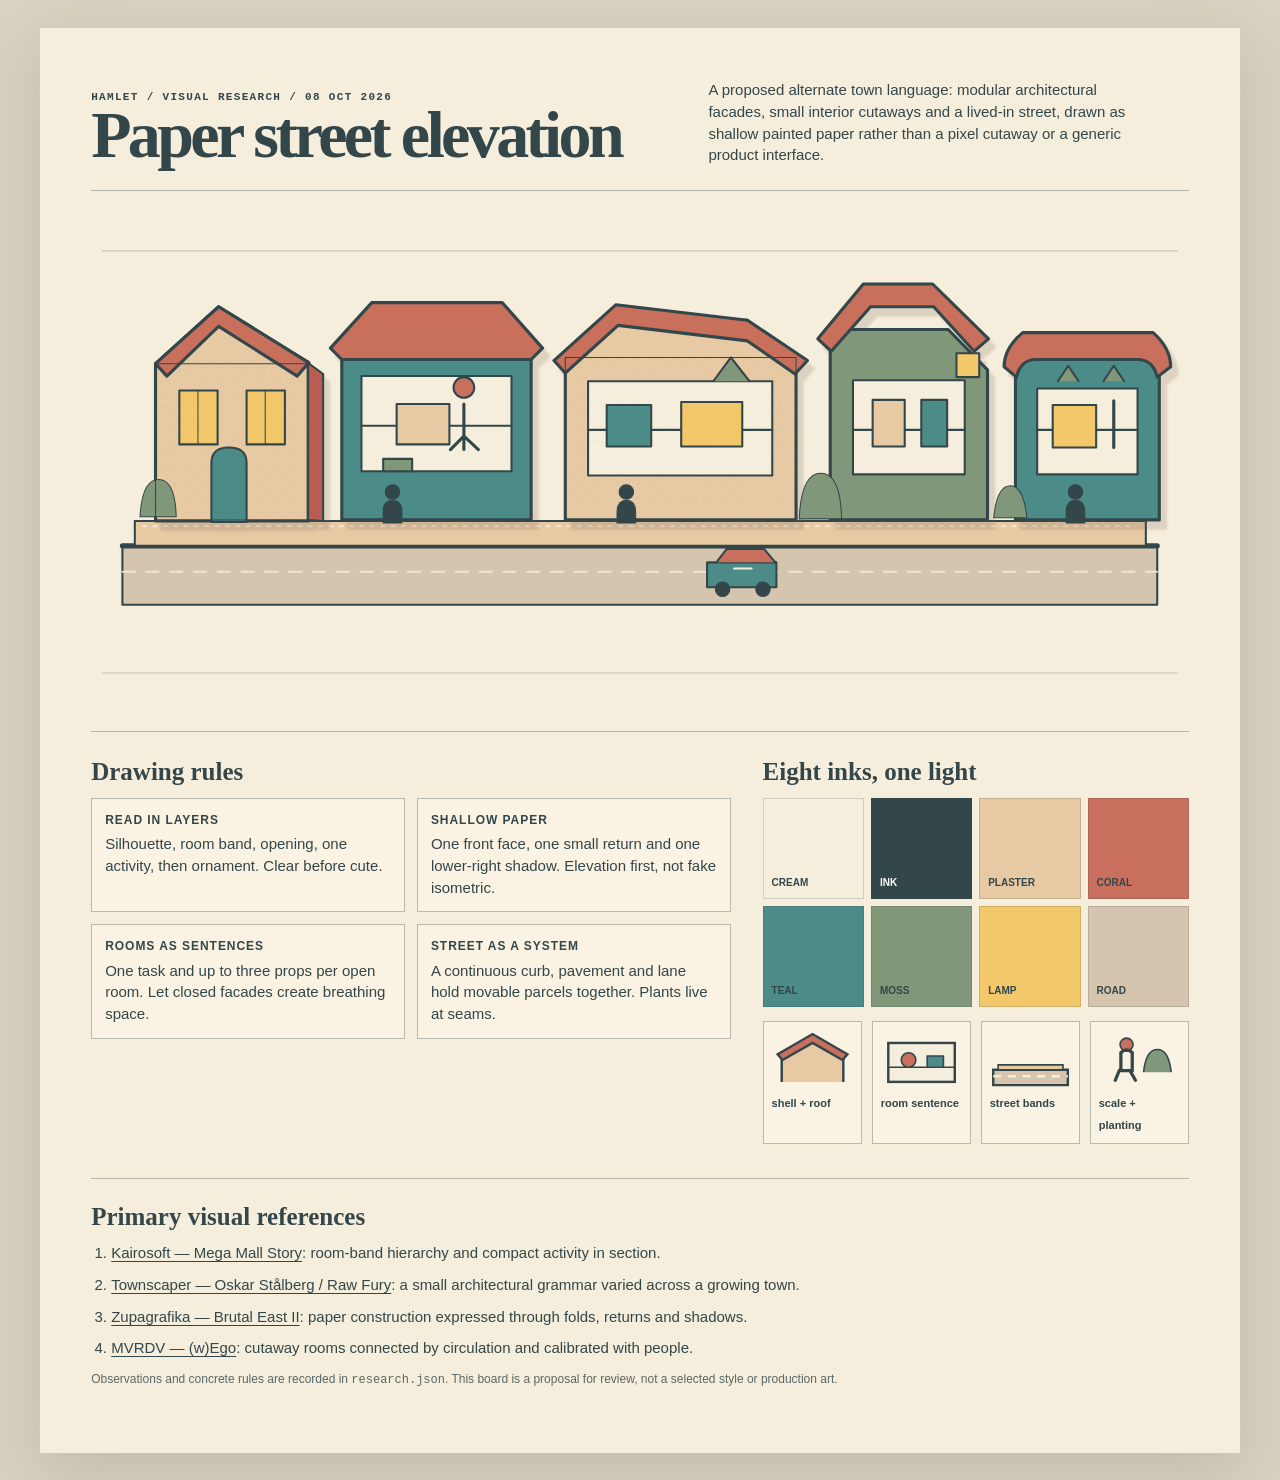
<file: research/paper/index.html>
<!doctype html>
<html lang="en">
<meta charset="utf-8">
<meta name="viewport" content="width=device-width, initial-scale=1">
<title>Hamlet — Paper elevation study</title>
<style>
  :root{--paper:#f6eedc;--ink:#33464a;--peach:#e7c9a3;--coral:#c96f5d;--teal:#4c8b88;--moss:#809779;--gold:#f2c86a;--road:#d5c5ae;--shadow:#765f59}
  *{box-sizing:border-box}body{margin:0;background:#d9d1c1;color:var(--ink);font:15px/1.45 ui-rounded,"Avenir Next",Avenir,sans-serif}.sheet{max-width:1200px;margin:28px auto;background:var(--paper);padding:clamp(22px,4vw,58px);box-shadow:0 20px 60px #4b403026;overflow:hidden}.kicker{margin:0 0 10px;font:700 11px/1.2 ui-monospace,SFMono-Regular,monospace;letter-spacing:.12em}.intro{display:grid;grid-template-columns:1.1fr .9fr;gap:30px;align-items:end;border-bottom:1px solid #33464a55;padding-bottom:24px}h1{font:600 clamp(34px,6vw,66px)/.94 Georgia,serif;letter-spacing:-.055em;margin:0;max-width:680px}.intro p{margin:0;max-width:430px}.hero{margin:34px -10px 30px}.hero svg{width:100%;display:block}.grid{display:grid;grid-template-columns:1.2fr .8fr;gap:32px;border-top:1px solid #33464a55;padding-top:26px}h2{font:600 25px/1.1 Georgia,serif;margin:0 0 12px}.rules{display:grid;grid-template-columns:repeat(2,1fr);gap:12px}.rule{border:1px solid #33464a55;padding:13px;background:#fff8eb66}.rule b{display:block;font-size:12px;text-transform:uppercase;letter-spacing:.08em;margin-bottom:4px}.palette{display:grid;grid-template-columns:repeat(4,1fr);gap:7px}.swatch{aspect-ratio:1;padding:8px;display:flex;align-items:end;font-size:10px;font-weight:700;border:1px solid #33464a33}.components{display:grid;grid-template-columns:repeat(4,1fr);gap:10px;margin:14px 0 0}.component{border:1px solid #33464a55;background:#fff8eb66;padding:8px}.component svg{display:block;width:100%;height:auto}.component span{font-size:11px;font-weight:700}.sources{border-top:1px solid #33464a55;margin-top:34px;padding-top:24px}.sources ol{margin:0;padding-left:20px;display:grid;gap:10px}.sources a{color:inherit;text-underline-offset:3px}.small{font-size:12px;color:#33464acc}@media(max-width:700px){.intro,.grid{grid-template-columns:1fr}.sheet{margin:0}.rules{grid-template-columns:1fr}.components{grid-template-columns:repeat(2,1fr)}}
</style>
<main class="sheet">
  <header class="intro">
    <div><p class="kicker">HAMLET / VISUAL RESEARCH / 08 OCT 2026</p><h1>Paper street elevation</h1></div>
    <p>A proposed alternate town language: modular architectural facades, small interior cutaways and a lived-in street, drawn as shallow painted paper rather than a pixel cutaway or a generic product interface.</p>
  </header>
  <section class="hero" aria-label="Original vector composition showing the paper elevation direction">
    <svg viewBox="0 0 1080 460" role="img" aria-label="Original paper elevation study with buildings, rooms, people and a road">
      <defs><pattern id="grain" width="14" height="14" patternUnits="userSpaceOnUse"><path d="M2 3h1M10 8h1M6 12h1" stroke="#33464a" opacity=".13"/></pattern><filter id="shadow"><feDropShadow dx="6" dy="8" stdDeviation="1" flood-color="#765f59" flood-opacity=".2"/></filter></defs>
      <rect width="1080" height="460" fill="#f6eedc"/><path d="M20 25H1060M20 433H1060" stroke="#33464a" opacity=".24"/>
      <g stroke="#33464a" stroke-linejoin="round" stroke-linecap="round">
        <path d="M40 310H1040V367H40Z" fill="#d5c5ae" stroke-width="2"/><path d="M40 310H1040" stroke-width="5"/><path d="M40 335H1040" stroke="#f6eedc" stroke-width="2" stroke-dasharray="12 11" opacity=".8"/>
        <path d="M52 286H1029V310H52Z" fill="#e7c9a3" stroke-width="2"/><path d="M60 291H1017" stroke="#f6eedc" stroke-width="2" stroke-dasharray="3 7" opacity=".75"/>
        <g filter="url(#shadow)"><path d="M72 134 133 79 220 133v153H72Z" fill="#e7c9a3" stroke-width="3"/><path d="m72 134 61-55 87 54-11 13-76-48-50 48Z" fill="#c96f5d" stroke-width="3"/><path d="M219 133 234 144v142l-15-1Z" fill="#b95d53" stroke-width="2"/><path d="M95 160h37v52H95zm65 0h37v52h-37z" fill="#f2c86a" stroke-width="2"/><path d="M113 160v52m65-52v52" stroke-width="1"/><path d="M126 287v-57q0-15 17-15t17 15v57Z" fill="#4c8b88" stroke-width="2"/></g>
        <g filter="url(#shadow)"><path d="M252 109h183v176H252Z" fill="#4c8b88" stroke-width="3"/><path d="M241 119 281 75h126l39 44-11 11H252Z" fill="#c96f5d" stroke-width="3"/><path d="M271 146h145v92H271Z" fill="#f6eedc" stroke-width="2"/><path d="M271 194h145" stroke-width="2"/><path d="M305 173h51v39h-51Z" fill="#e7c9a3" stroke-width="2"/><path d="M292 226h28v12h-28z" fill="#809779" stroke-width="2"/><path d="M370 217v-44m-13 44 13-13 14 13" fill="none" stroke-width="3"/><circle cx="370" cy="157" r="10" fill="#c96f5d" stroke-width="2"/></g>
        <g filter="url(#shadow)"><path d="M468 128 517 92h127l47 36v157H468Z" fill="#e7c9a3" stroke-width="3"/><path d="m457 131 60-54 127 15 58 39-12 13-46-32-125-15-51 46Z" fill="#c96f5d" stroke-width="3"/><path d="M490 151h178v91H490Z" fill="#f6eedc" stroke-width="2"/><path d="M490 198h178" stroke-width="2"/><path d="M508 174h43v40h-43z" fill="#4c8b88" stroke-width="2"/><path d="M580 171h59v43h-59z" fill="#f2c86a" stroke-width="2"/><path d="m611 151 17-23 18 23" fill="#809779" stroke-width="2"/></g>
        <g filter="url(#shadow)"><path d="M724 101h114l38 39v145H724Z" fill="#809779" stroke-width="3"/><path d="m712 110 44-53h67l54 53-14 12-39-43h-61l-38 43Z" fill="#c96f5d" stroke-width="3"/><path d="M746 150h108v91H746Z" fill="#f6eedc" stroke-width="2"/><path d="M746 198h108" stroke-width="2"/><path d="M765 169h31v45h-31z" fill="#e7c9a3" stroke-width="2"/><path d="M812 169h25v45h-25z" fill="#4c8b88" stroke-width="2"/><path d="M846 124h22v23h-22z" fill="#f2c86a" stroke-width="2"/></g>
        <g filter="url(#shadow)"><path d="M903 135q0-20 20-20h99q20 0 20 20v150H903Z" fill="#4c8b88" stroke-width="3"/><path d="M892 137q0-18 18-33h126q17 15 17 33l-13 10q-4-17-19-17H923q-15 0-19 17Z" fill="#c96f5d" stroke-width="3"/><path d="M924 158h97v83h-97z" fill="#f6eedc" stroke-width="2"/><path d="M924 198h97" stroke-width="2"/><path d="M939 174h42v41h-42z" fill="#f2c86a" stroke-width="2"/><path d="M998 170v45" stroke-width="3"/><path d="m944 151 10-15 10 15m24 0 10-15 10 15" fill="#809779" stroke-width="2"/></g>
        <g fill="#33464a"><path d="M292 277q0-11 9-11t9 11v11h-18Z"/><circle cx="301" cy="258" r="7"/><path d="M518 278q0-12 9-12t9 12v10h-18Z"/><circle cx="527" cy="258" r="7"/><path d="M952 278q0-12 9-12t9 12v10h-18Z"/><circle cx="961" cy="258" r="7"/></g>
        <g transform="translate(605 326)"><path d="M0 0h67v24H0Z" fill="#4c8b88" stroke-width="2"/><path d="m9 0 10-13h36L66 0" fill="#c96f5d" stroke-width="2"/><circle cx="15" cy="26" r="7" fill="#33464a"/><circle cx="54" cy="26" r="7" fill="#33464a"/><path d="M26 6h17" stroke="#f6eedc" stroke-width="2"/></g>
        <g fill="#809779"><path d="M57 282q2-36 18-36t17 36Z"/><path d="M694 284q2-44 21-44t20 44Z"/><path d="M882 283q3-31 16-31t16 31Z"/></g><g fill="url(#grain)"><rect x="72" y="134" width="148" height="151"/><rect x="468" y="128" width="223" height="157"/></g>
      </g>
    </svg>
  </section>
  <section class="grid">
    <div><h2>Drawing rules</h2><div class="rules"><div class="rule"><b>Read in layers</b>Silhouette, room band, opening, one activity, then ornament. Clear before cute.</div><div class="rule"><b>Shallow paper</b>One front face, one small return and one lower-right shadow. Elevation first, not fake isometric.</div><div class="rule"><b>Rooms as sentences</b>One task and up to three props per open room. Let closed facades create breathing space.</div><div class="rule"><b>Street as a system</b>A continuous curb, pavement and lane hold movable parcels together. Plants live at seams.</div></div></div>
    <aside><h2>Eight inks, one light</h2><div class="palette"><div class="swatch" style="background:#f6eedc">CREAM</div><div class="swatch" style="background:#33464a;color:#fff">INK</div><div class="swatch" style="background:#e7c9a3">PLASTER</div><div class="swatch" style="background:#c96f5d">CORAL</div><div class="swatch" style="background:#4c8b88">TEAL</div><div class="swatch" style="background:#809779">MOSS</div><div class="swatch" style="background:#f2c86a">LAMP</div><div class="swatch" style="background:#d5c5ae">ROAD</div></div><div class="components"><div class="component"><svg viewBox="0 0 100 75"><path d="M12 64V28L50 9l38 19v36" fill="#e7c9a3" stroke="#33464a" stroke-width="3"/><path d="m7 30 43-25 43 25-6 7-37-21-37 21Z" fill="#c96f5d" stroke="#33464a" stroke-width="3"/></svg><span>shell + roof</span></div><div class="component"><svg viewBox="0 0 100 75"><rect x="9" y="16" width="82" height="48" fill="#f6eedc" stroke="#33464a" stroke-width="3"/><path d="M9 46h82" stroke="#33464a" stroke-width="2"/><circle cx="34" cy="37" r="9" fill="#c96f5d" stroke="#33464a" stroke-width="2"/><path d="M57 32h20v14H57z" fill="#4c8b88" stroke="#33464a" stroke-width="2"/></svg><span>room sentence</span></div><div class="component"><svg viewBox="0 0 100 75"><path d="M4 49h92v19H4z" fill="#d5c5ae" stroke="#33464a" stroke-width="3"/><path d="M4 57h92" stroke="#f6eedc" stroke-width="3" stroke-dasharray="10 8"/><path d="M10 43h80v6H10z" fill="#e7c9a3" stroke="#33464a" stroke-width="2"/></svg><span>street bands</span></div><div class="component"><svg viewBox="0 0 100 75"><circle cx="34" cy="18" r="8" fill="#c96f5d" stroke="#33464a" stroke-width="2"/><path d="M27 28q7-7 14 0v22H27zM25 50l-5 12m18-12 7 12" fill="none" stroke="#33464a" stroke-width="4" stroke-linecap="round"/><path d="M55 52q3-28 17-28t17 28" fill="#809779" stroke="#33464a" stroke-width="2"/></svg><span>scale + planting</span></div></div></aside>
  </section>
  <section class="sources"><h2>Primary visual references</h2><ol><li><a href="https://kairosoft.net/switch/?_lh=en">Kairosoft — Mega Mall Story</a>: room-band hierarchy and compact activity in section.</li><li><a href="https://www.townscapergame.com/">Townscaper — Oskar Stålberg / Raw Fury</a>: a small architectural grammar varied across a growing town.</li><li><a href="https://www.zupagrafika.com/shop/brutal-east-volume-two">Zupagrafika — Brutal East II</a>: paper construction expressed through folds, returns and shadows.</li><li><a href="https://mvrdv.com/media/uploads/220504_Wego_SL_Pages%20selection.pdf">MVRDV — (w)Ego</a>: cutaway rooms connected by circulation and calibrated with people.</li></ol><p class="small">Observations and concrete rules are recorded in <code>research.json</code>. This board is a proposal for review, not a selected style or production art.</p></section>
</main>
</html>
</file>
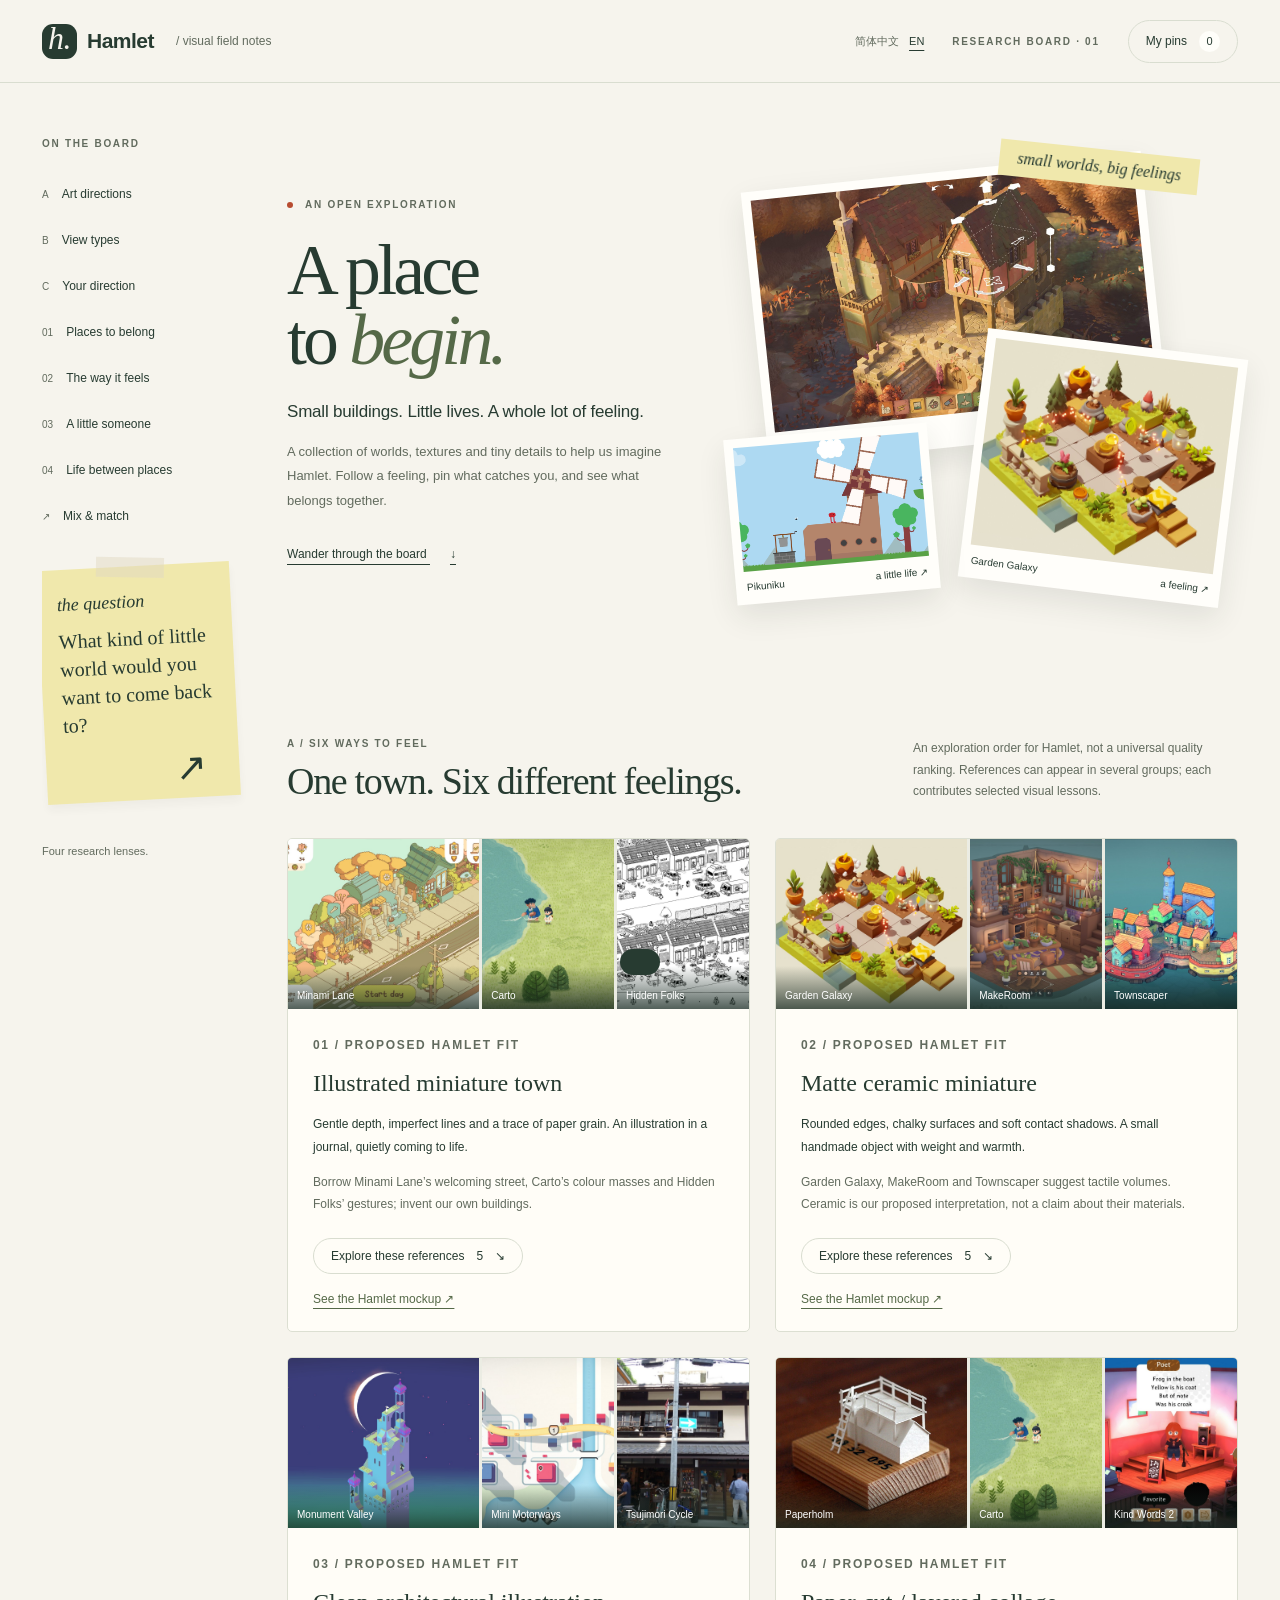
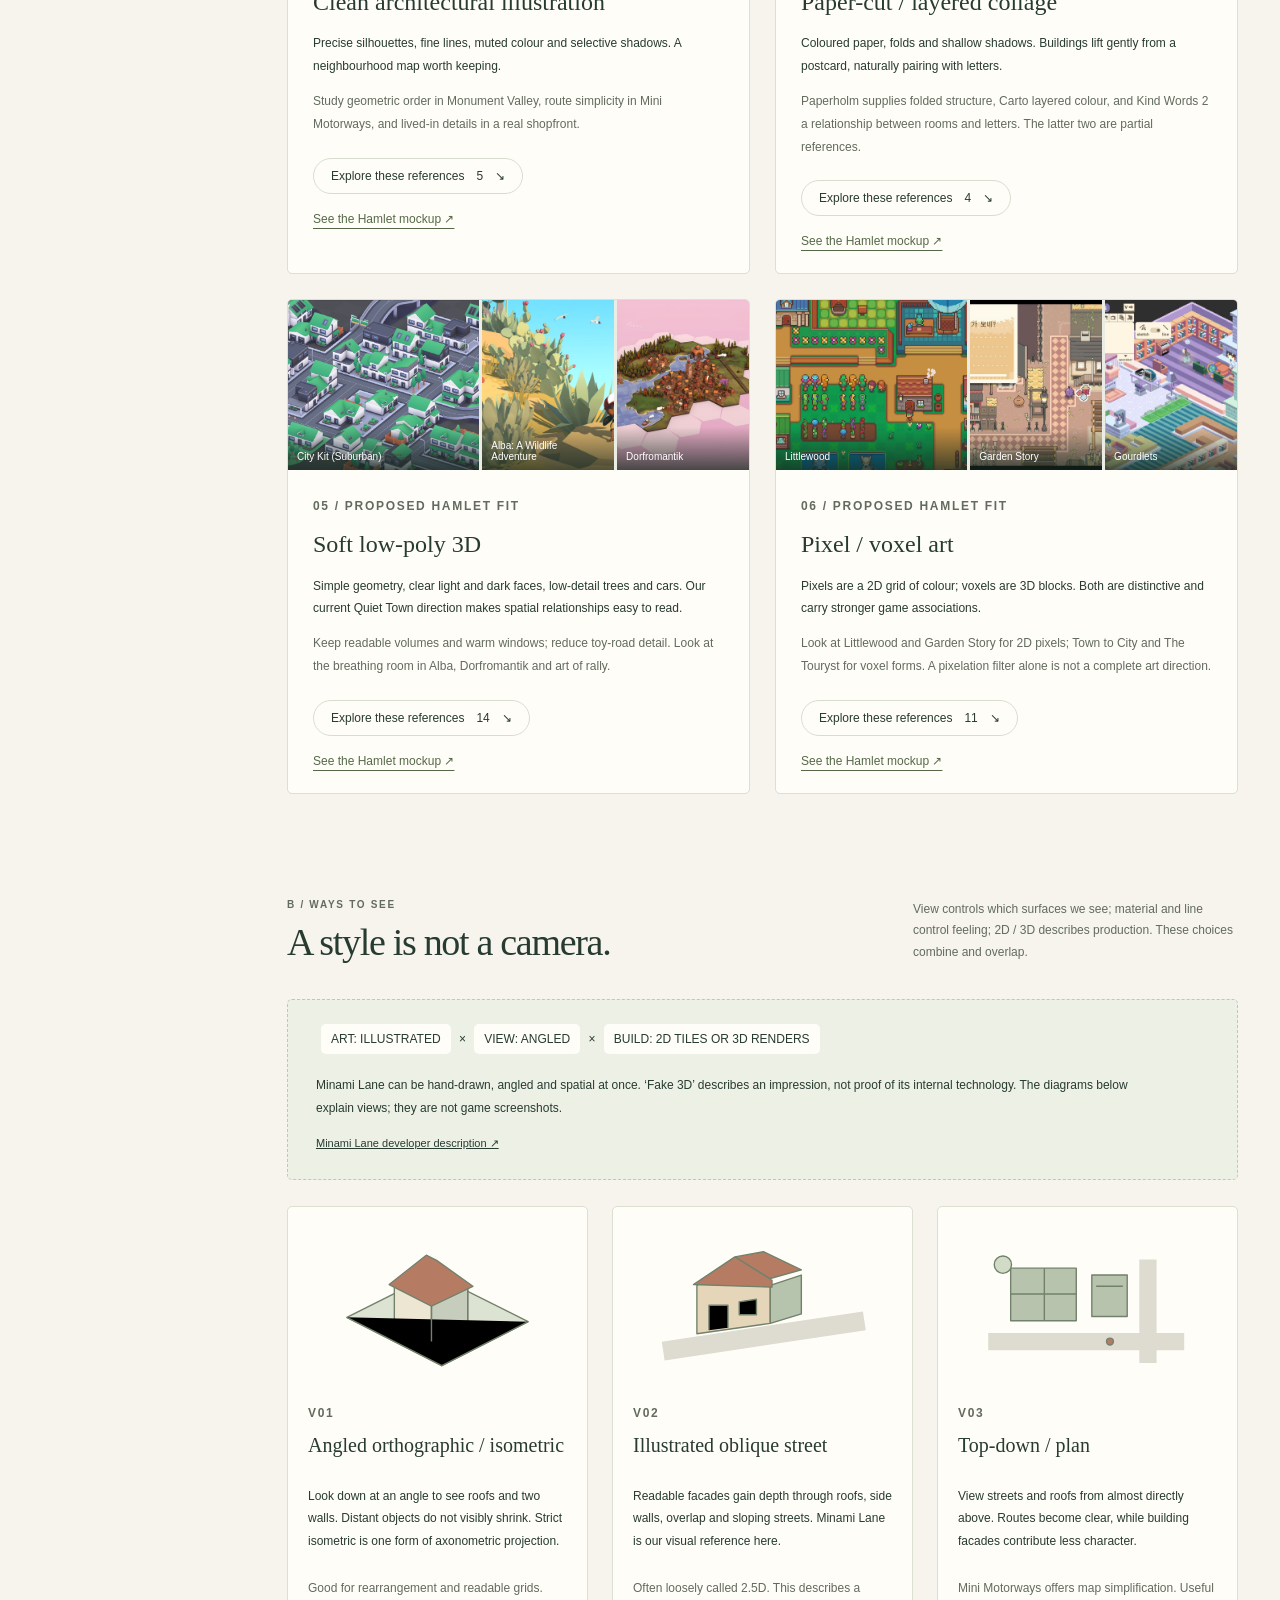
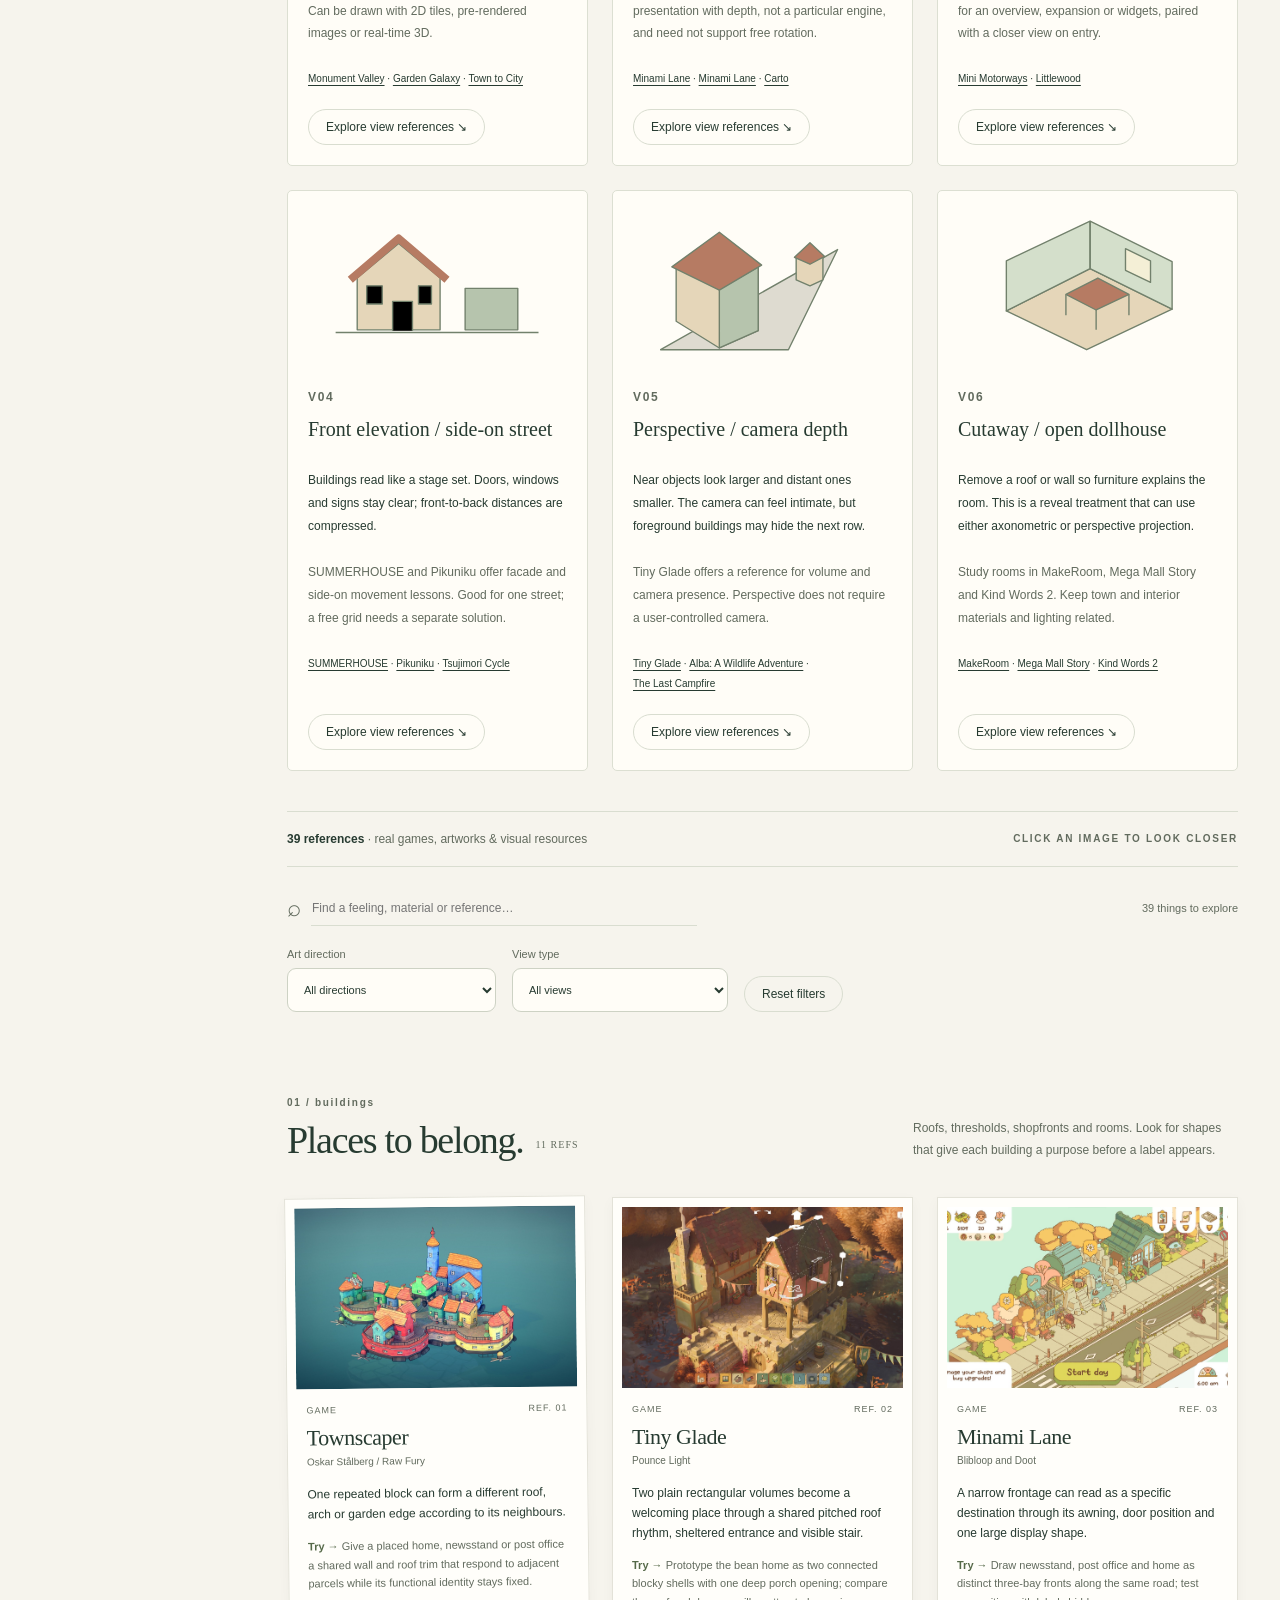
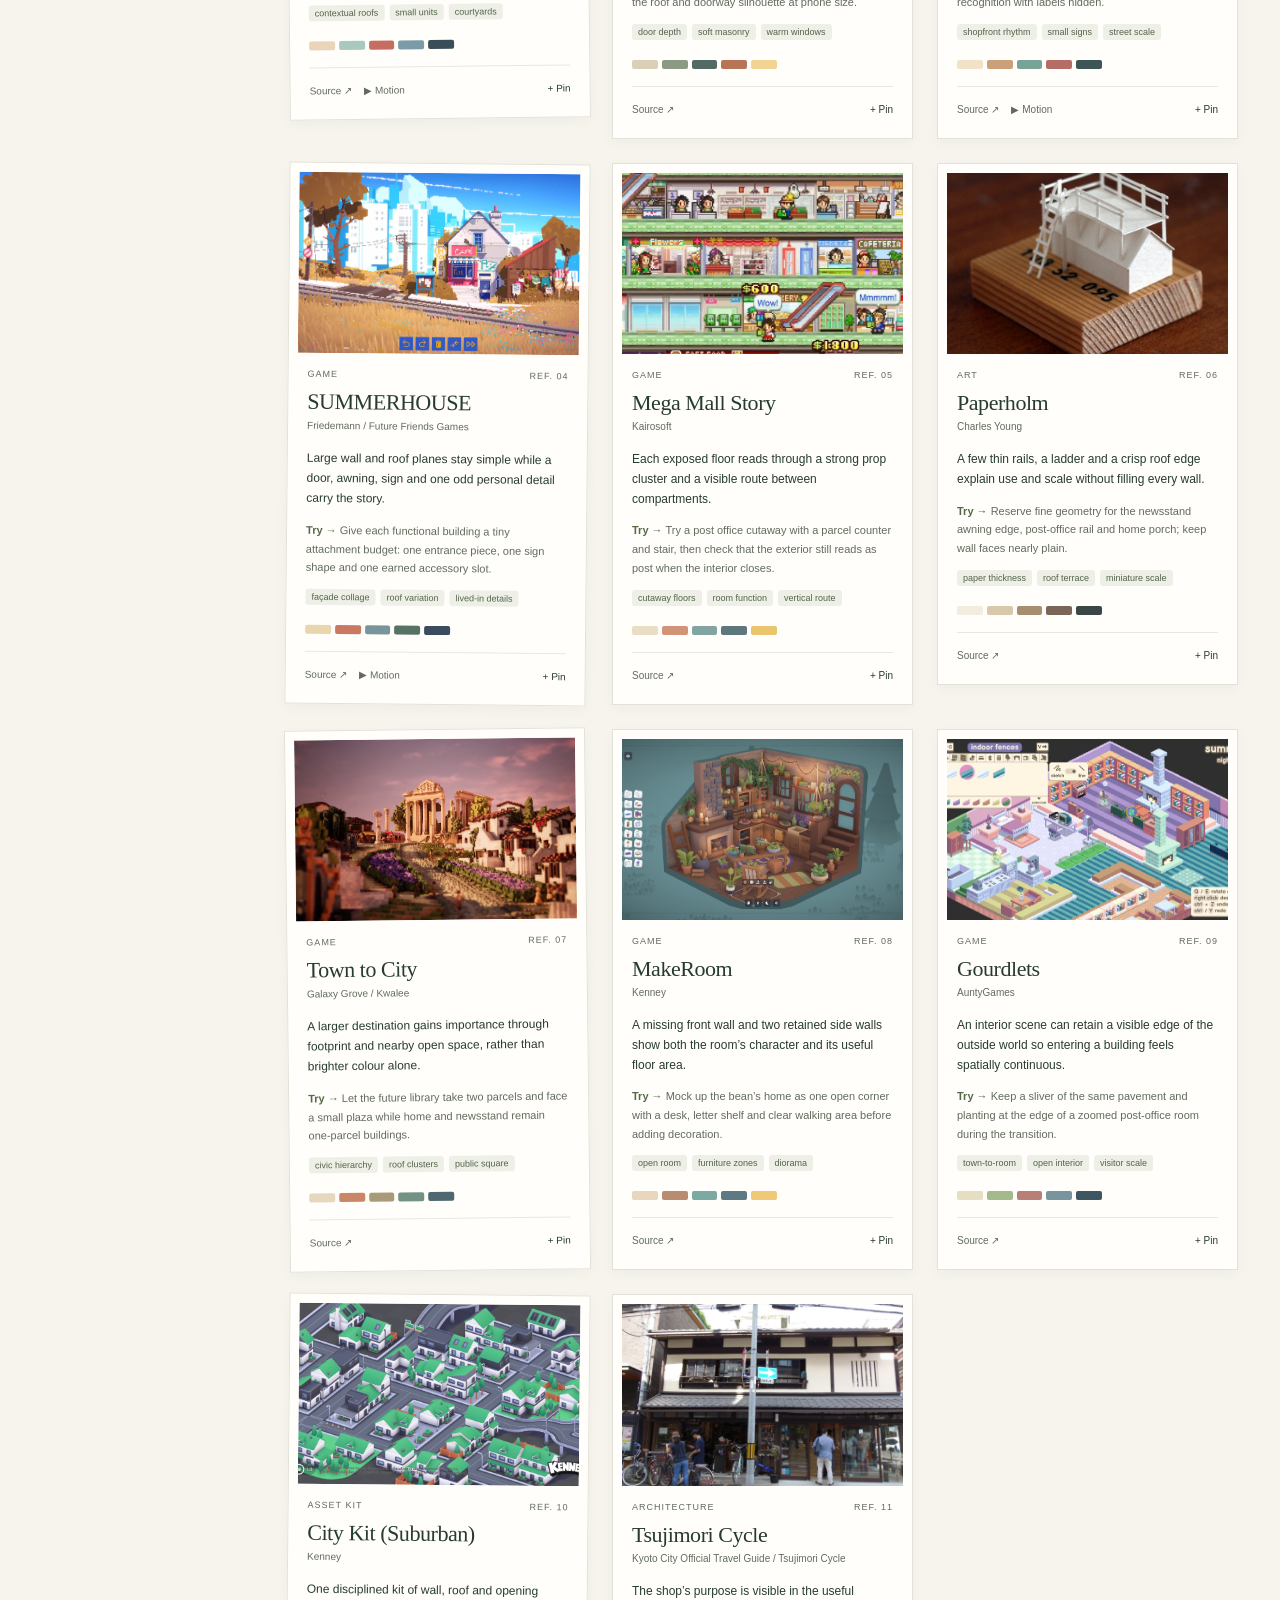
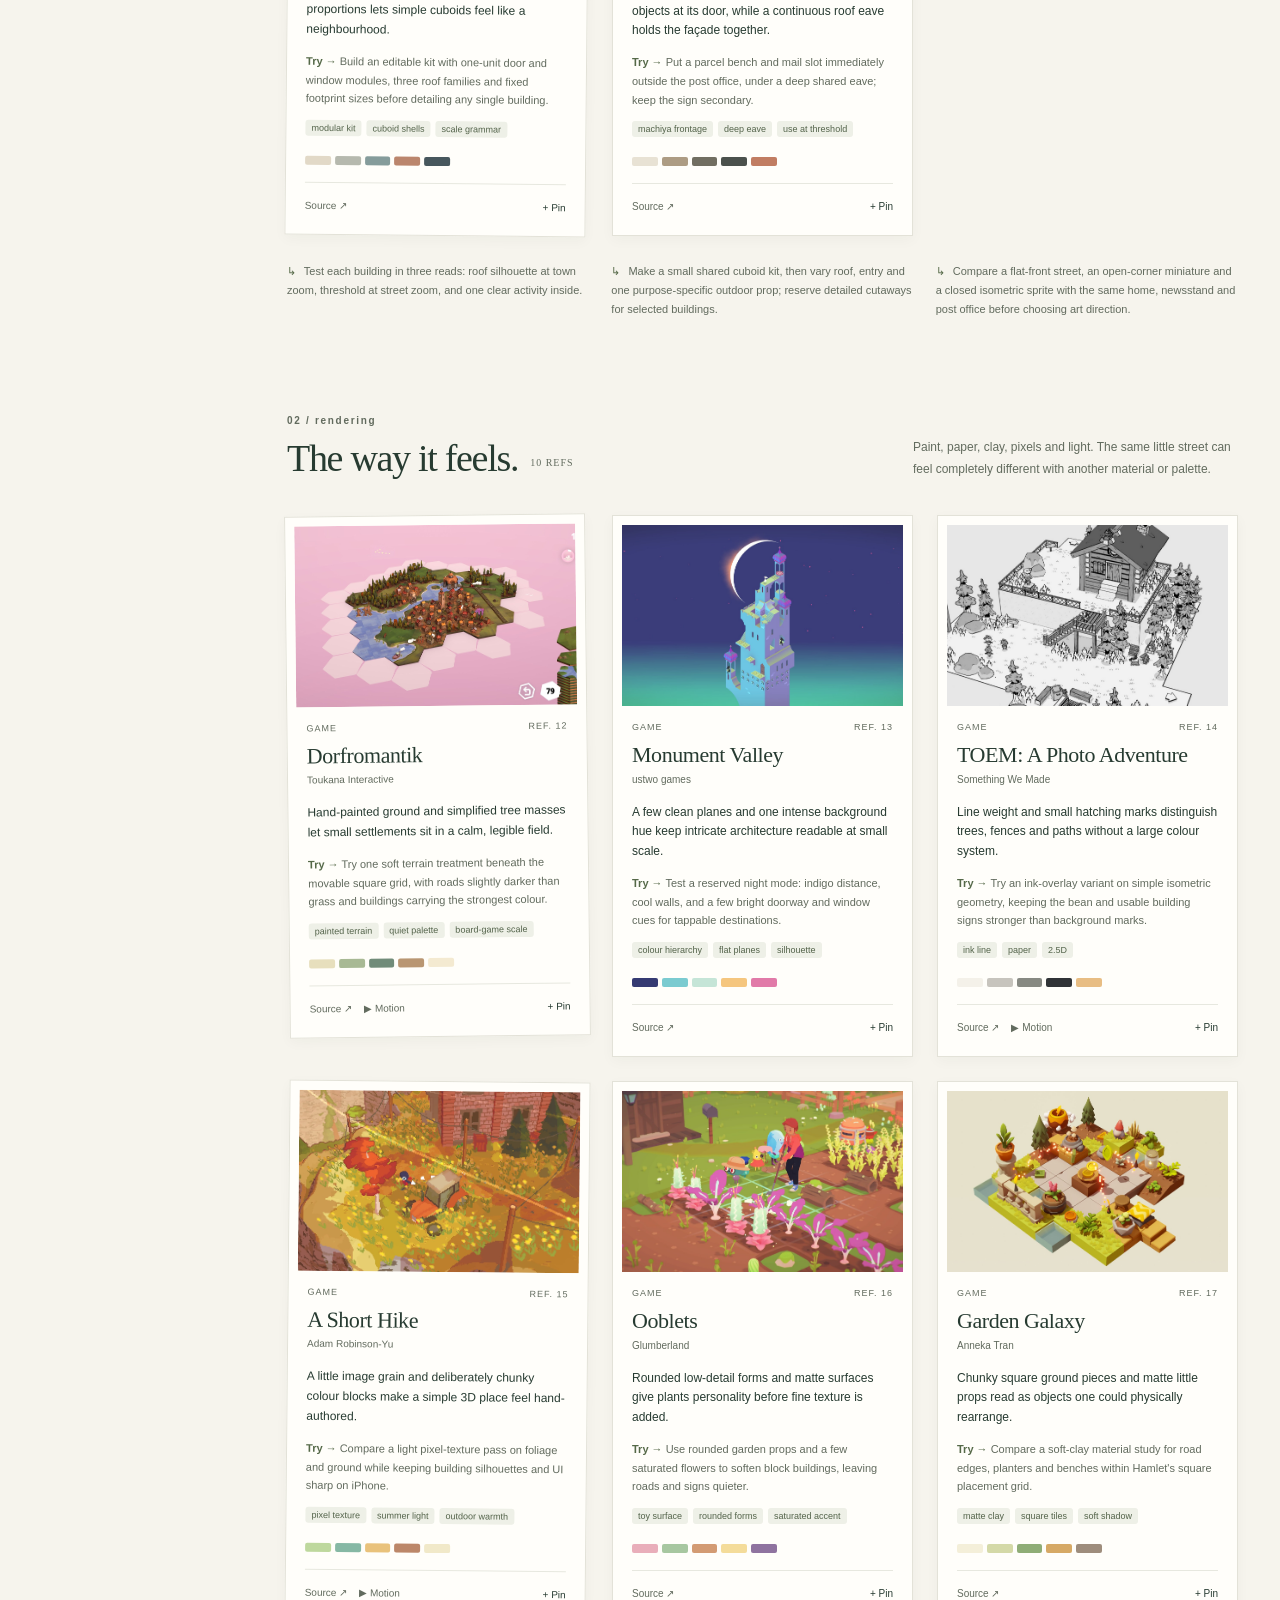
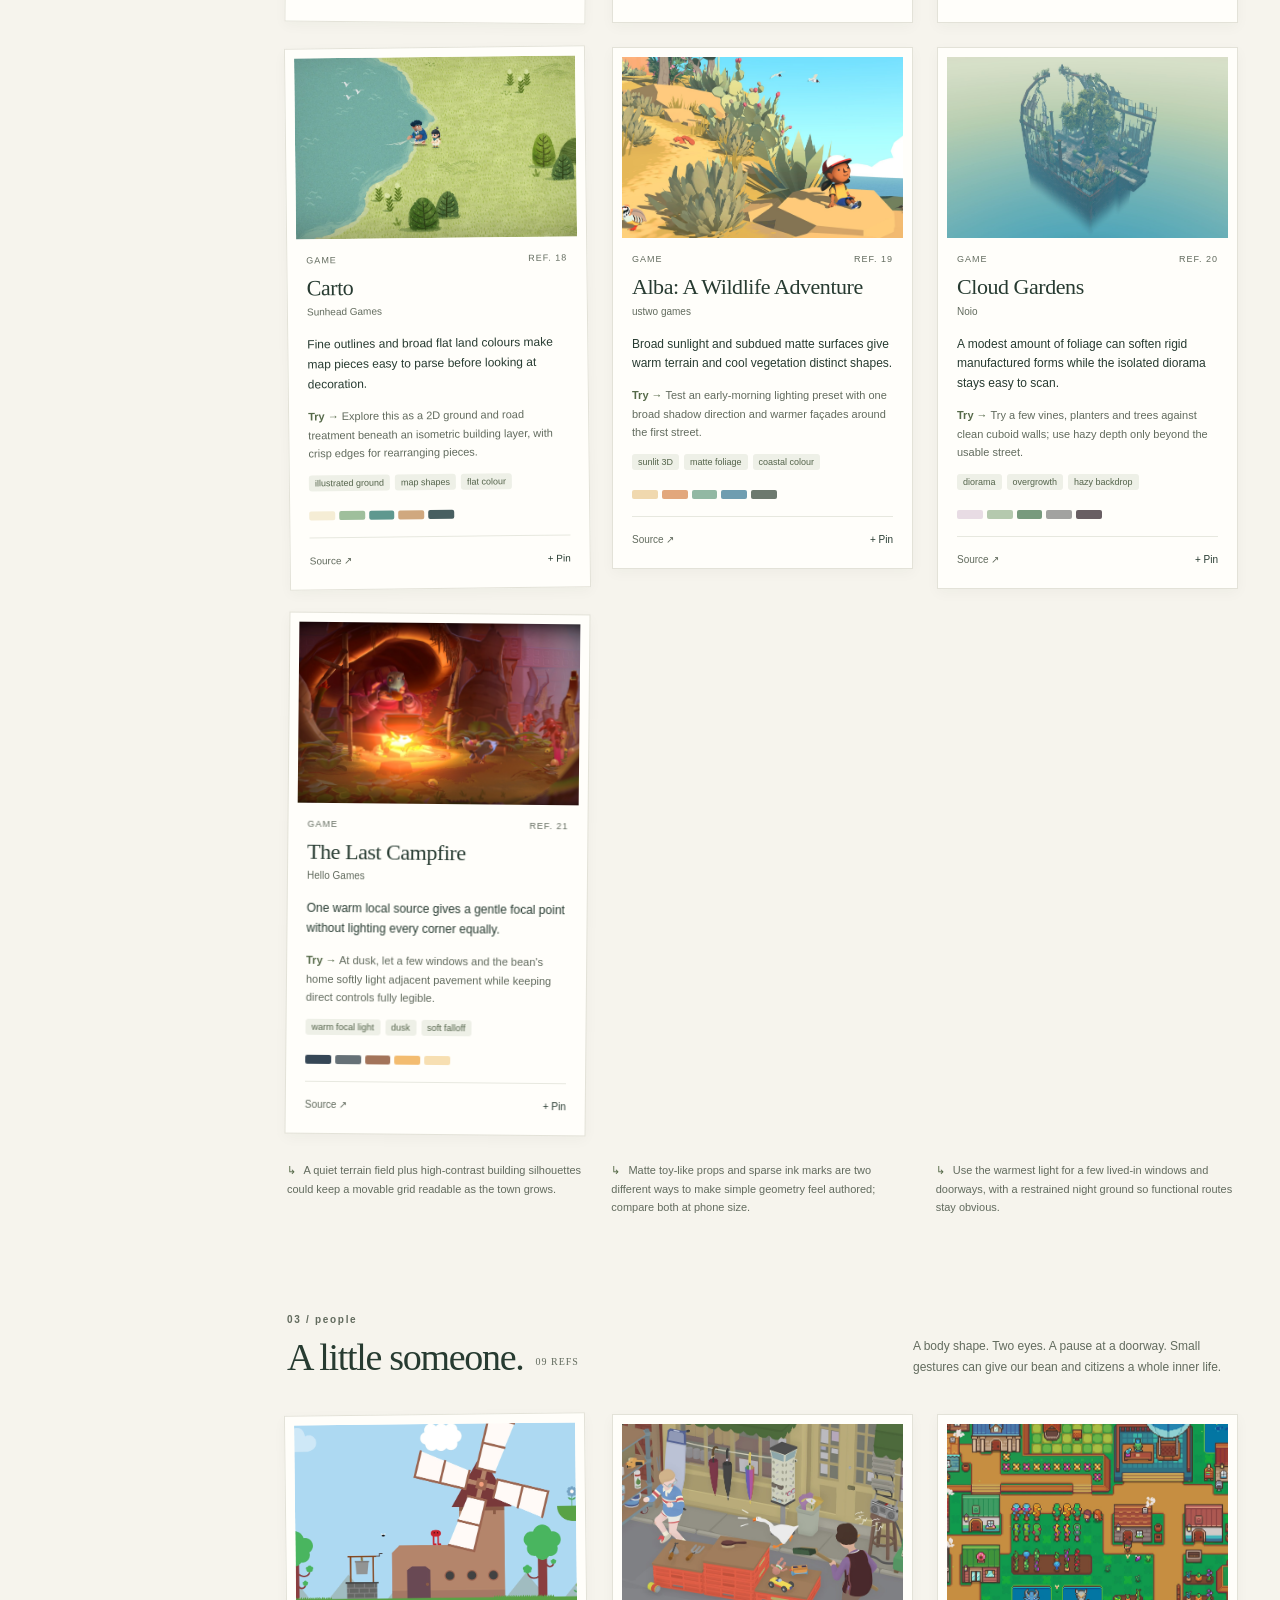
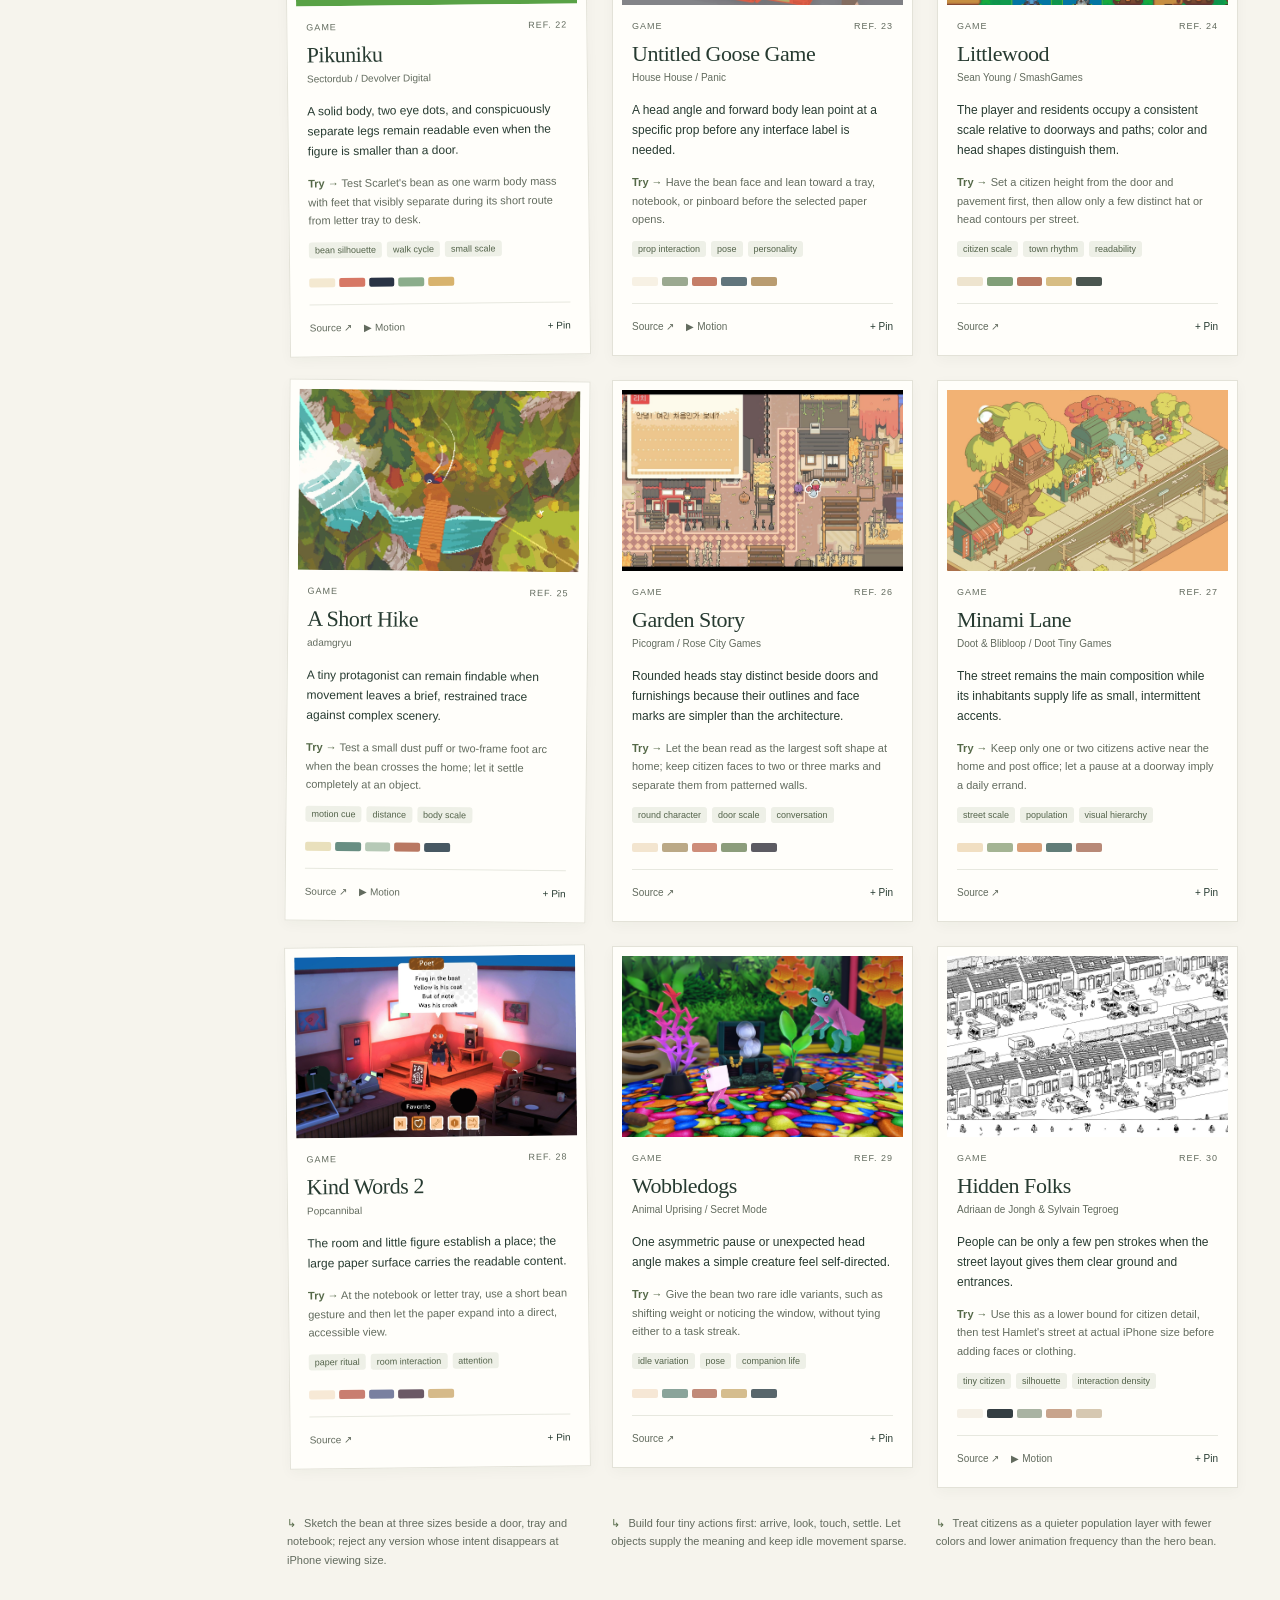
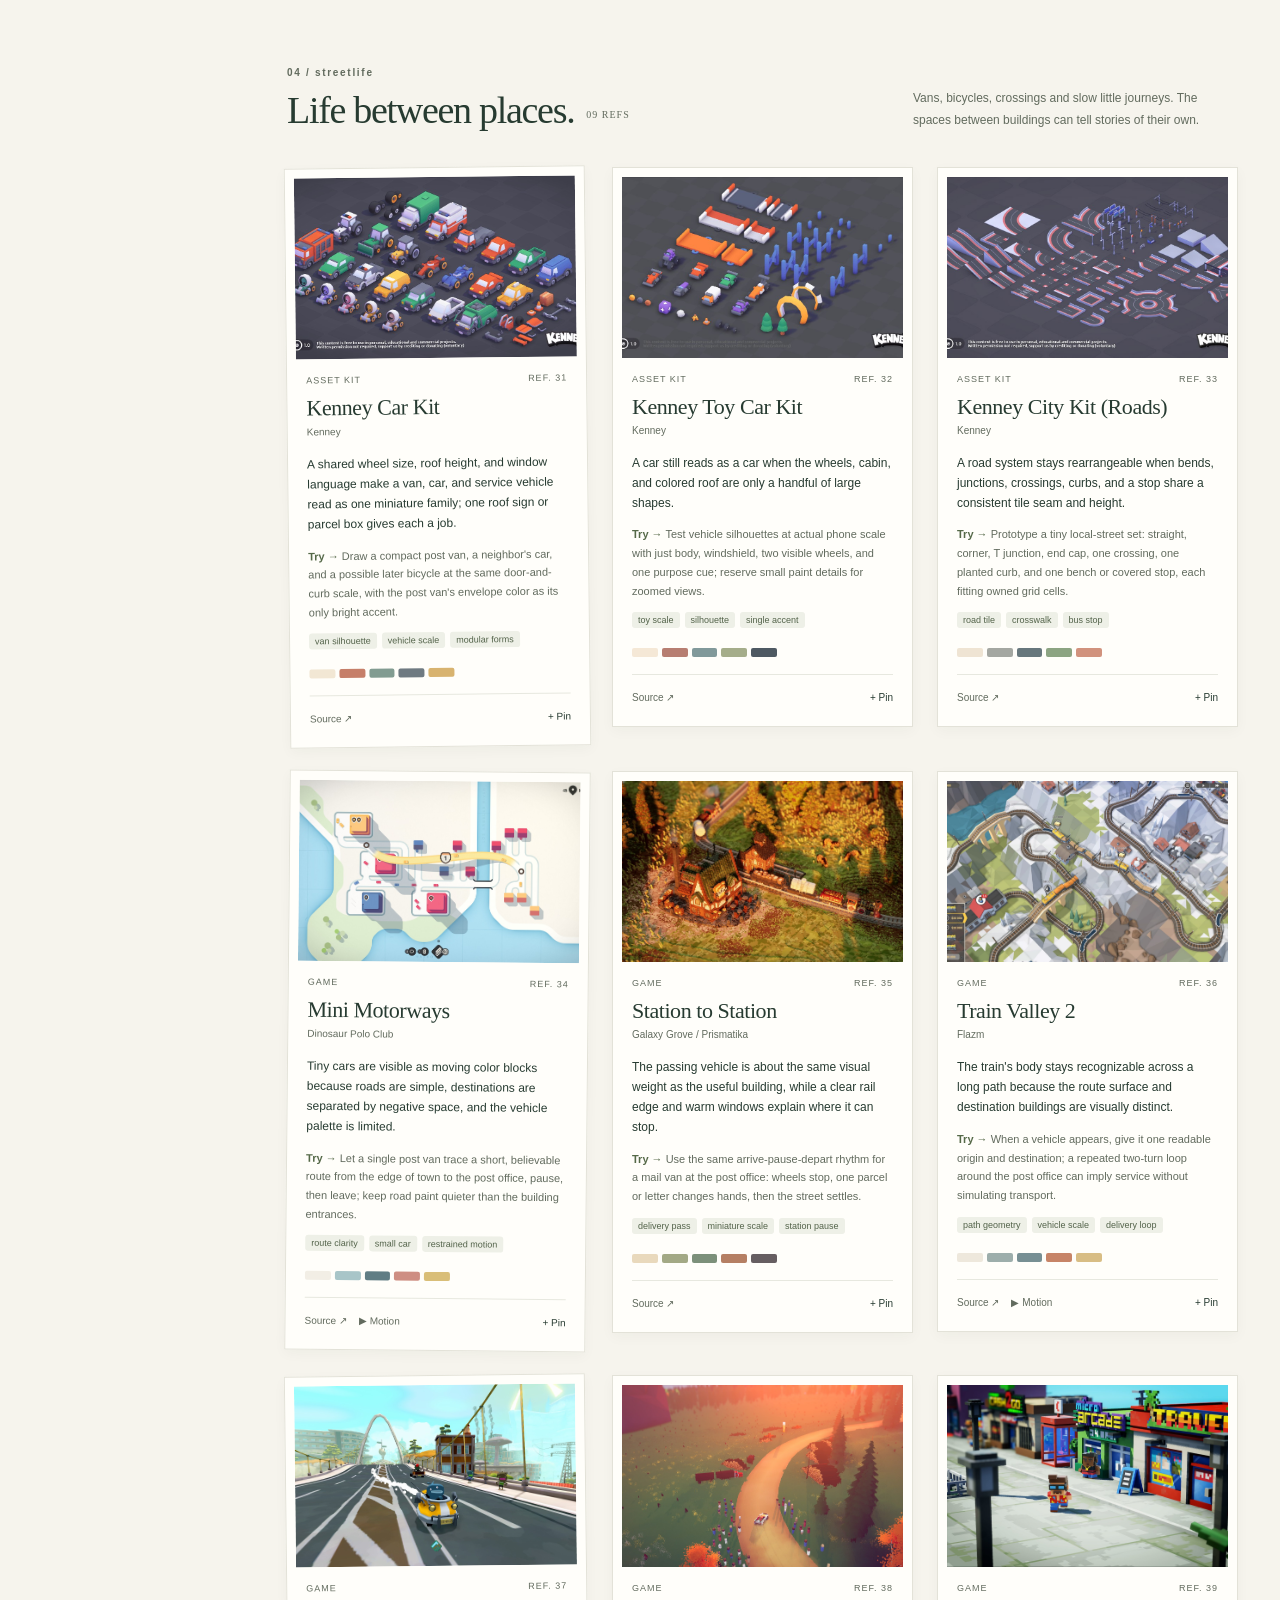
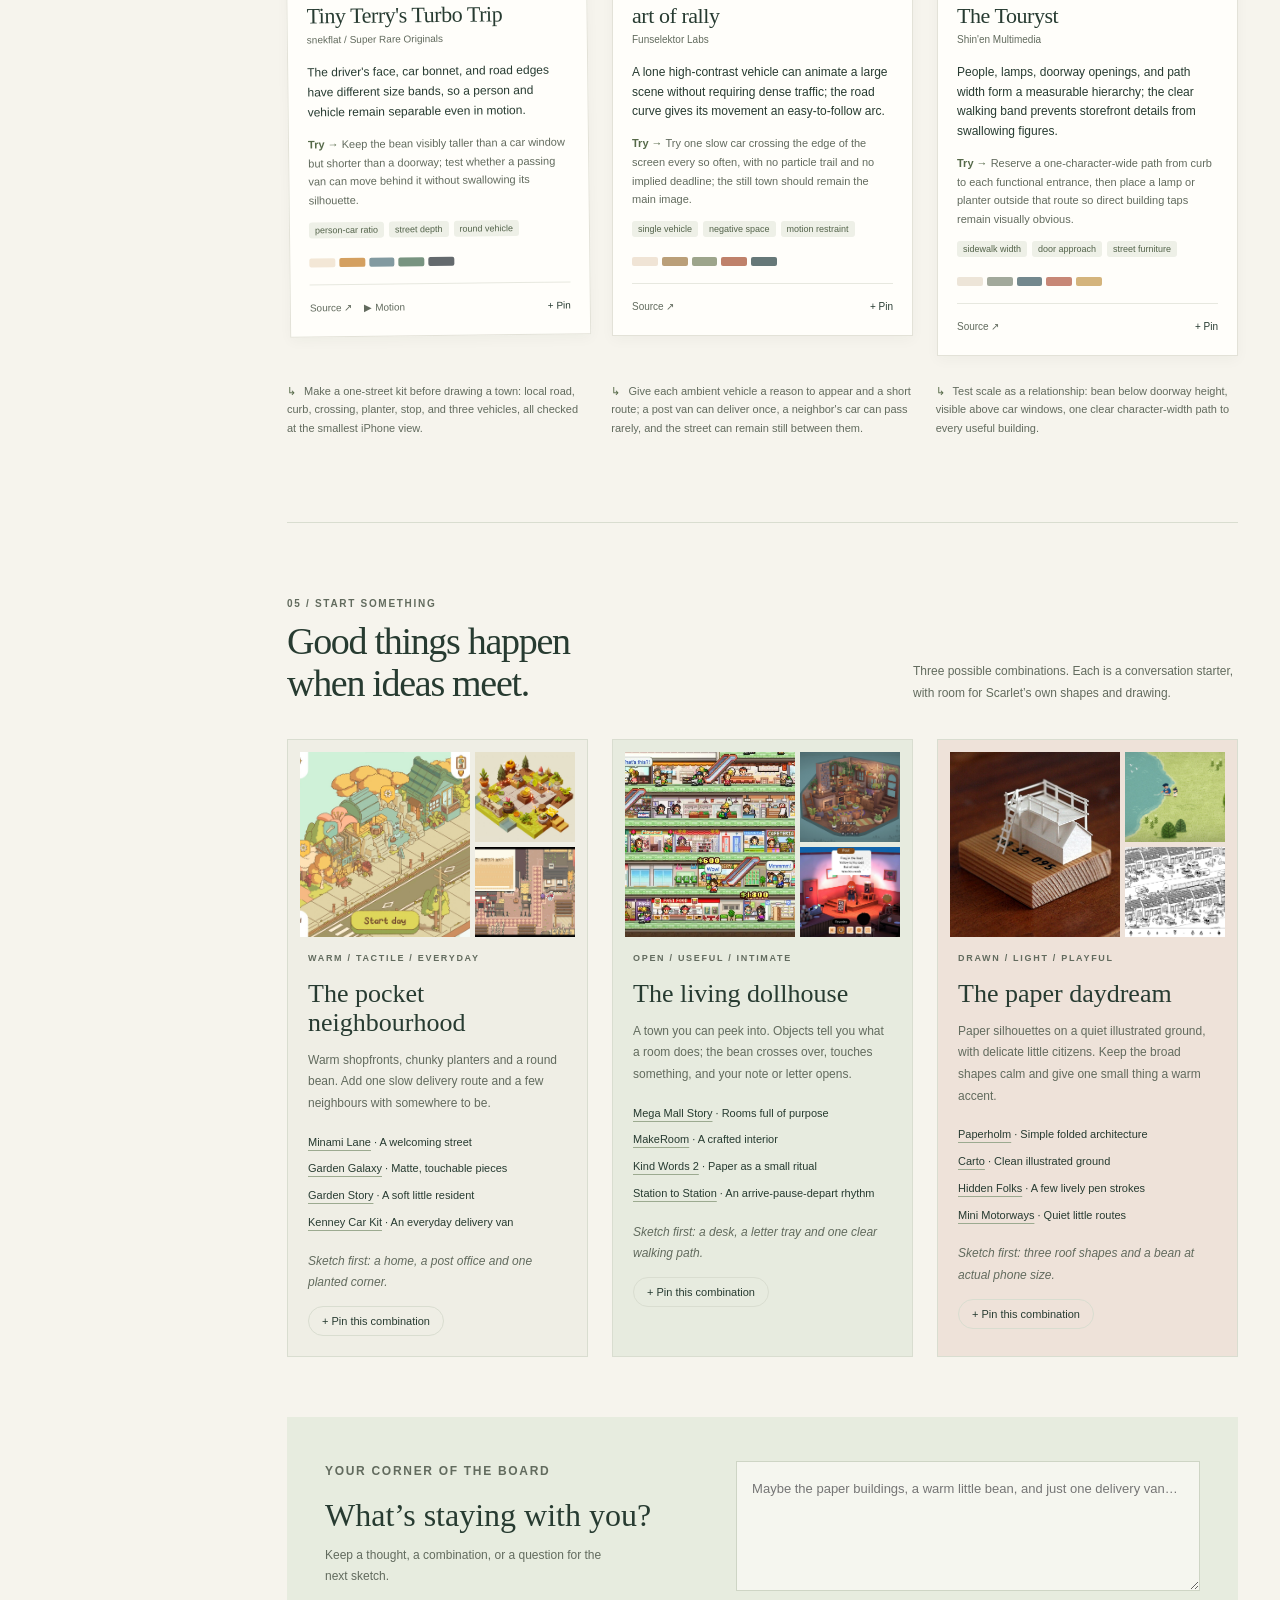
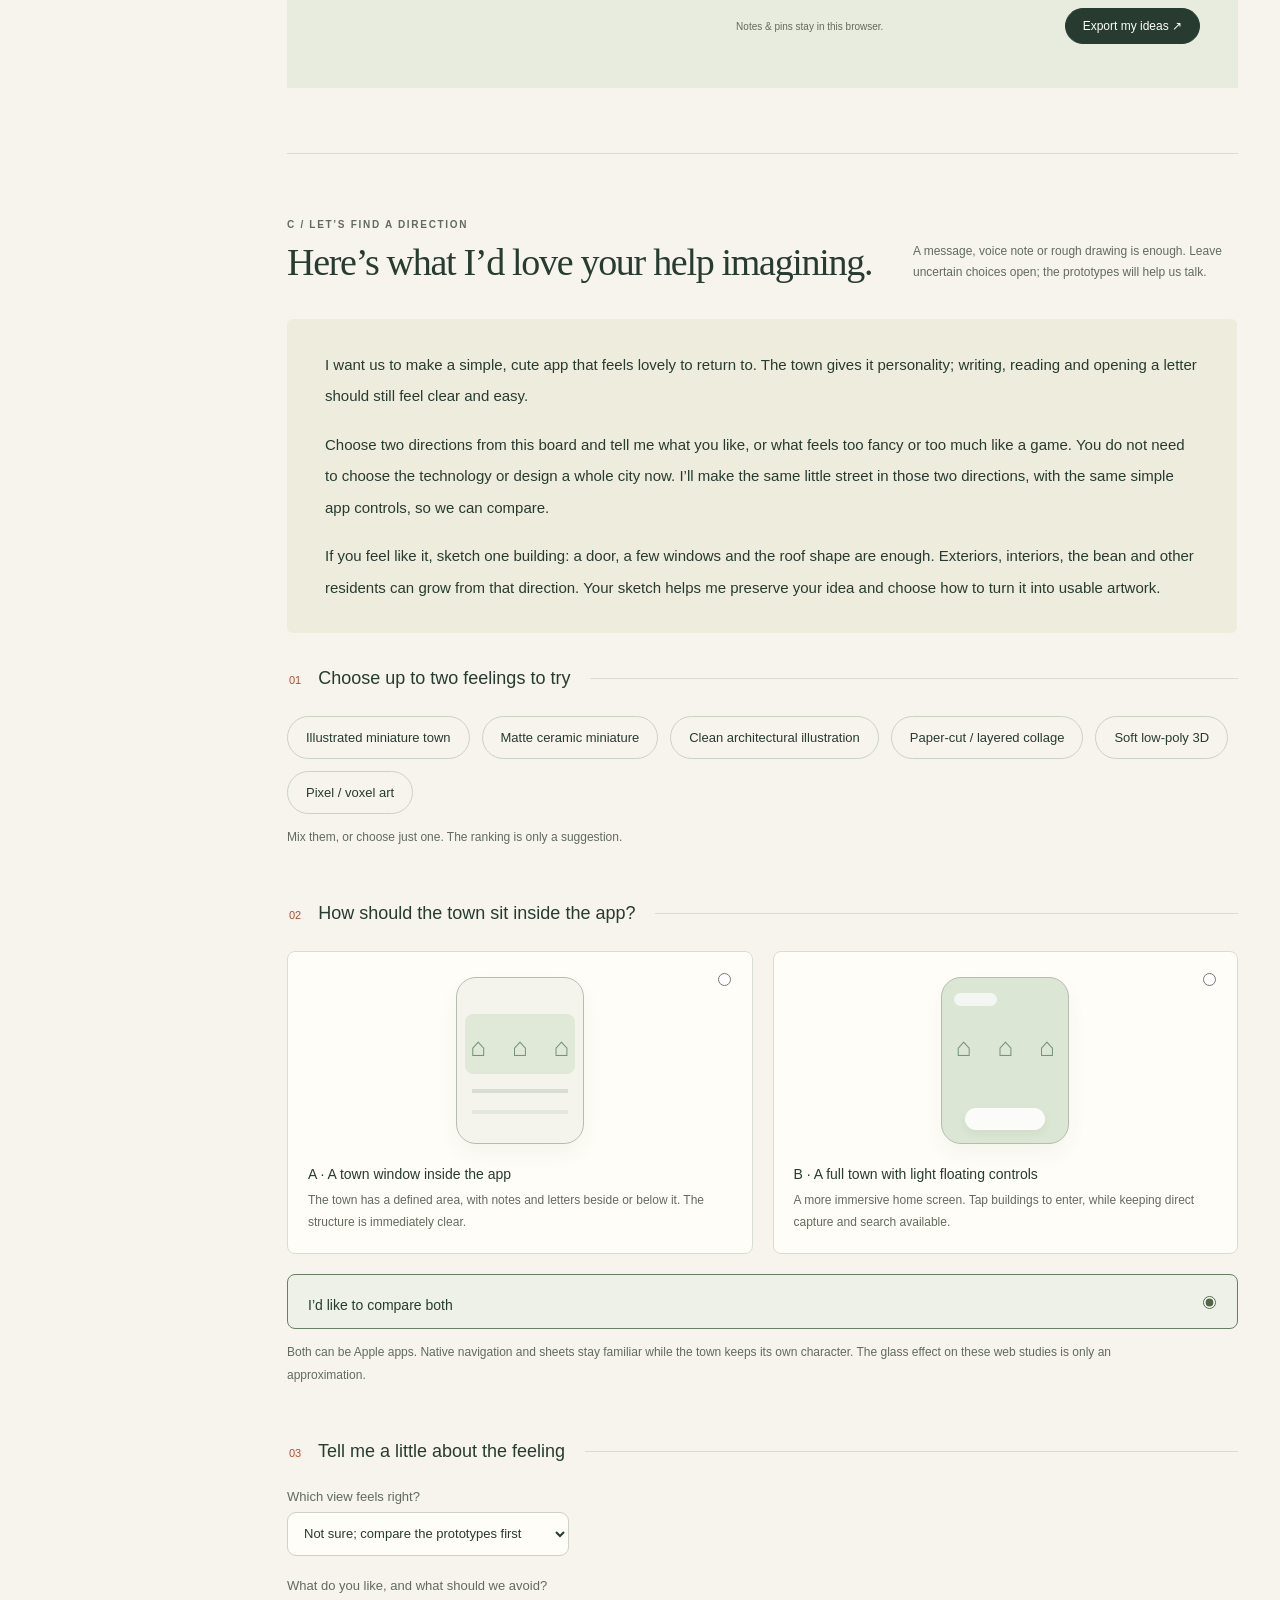
<file: mood-board/en.html>
<!doctype html>
<html lang="en">
<head>
  <meta charset="utf-8">
  <meta name="viewport" content="width=device-width,initial-scale=1">
  <meta name="theme-color" content="#f6f4ed">
  <title>Hamlet — a place to begin</title>
  <style>@font-face{font-family:BoardSans;src:local('Avenir Next'),local('Avenir'),local('Arial');font-display:swap}
:root{--paper:#f6f4ed;--ink:#273b31;--muted:#626b5e;--line:#d9ddd0;--leaf:#556948;--orange:#b74b30;--white:#fffefa;--yellow:#f0e8ac;font-family:BoardSans,Arial,sans-serif;color:var(--ink);background:var(--paper);font-synthesis:none}
*{box-sizing:border-box}html{scroll-behavior:smooth;scroll-padding-top:104px}body{margin:0}button,input,textarea{font:inherit}button,a,input,textarea{touch-action:manipulation}button{cursor:pointer}a{color:inherit}button{color:inherit}button:focus-visible,a:focus-visible,input:focus-visible,textarea:focus-visible{outline:3px solid #b74b30;outline-offset:4px}button:disabled{opacity:.5;cursor:default}[hidden]{display:none!important}.sr-only{position:absolute;width:1px;height:1px;overflow:hidden;clip:rect(0,0,0,0)}.skip{position:fixed;top:-60px;z-index:100;background:var(--ink);color:white;padding:12px}.skip:focus{top:0}.topbar{height:83px;border-bottom:1px solid var(--line);display:flex;align-items:center;justify-content:space-between;padding:0 42px;position:sticky;top:0;z-index:20;background:rgba(246,244,237,.97);backdrop-filter:blur(12px)}.brand{display:flex;align-items:center;gap:10px;text-decoration:none;font-weight:600;letter-spacing:-.5px;font-size:21px}.brandmark{background:var(--ink);color:var(--paper);width:35px;height:35px;border-radius:11px;text-align:center;font:italic 32px Georgia;line-height:28px}.brand-sub{font-size:12px;letter-spacing:0;color:var(--muted);font-weight:400;margin-left:12px}.top-actions{display:flex;gap:28px;align-items:center}.edition,.eyebrow,.small-label{font-size:10px;letter-spacing:1.7px;font-weight:600}.edition{color:var(--muted)}.pill{border:1px solid var(--line);padding:10px 17px;border-radius:24px;background:transparent;font-size:12px;display:inline-flex;gap:12px;align-items:center}.pill:hover{background:#e8ecdf}.pill[aria-pressed=true],.pill.dark{background:var(--ink);color:var(--white);border-color:var(--ink)}#pin-count{background:var(--white);color:var(--ink);border-radius:20px;min-width:21px;height:21px;display:grid;place-items:center;font-size:11px}.workspace{max-width:1900px;margin:auto;display:grid;grid-template-columns:205px minmax(0,1fr);padding:0 42px;gap:40px}.rail{position:sticky;top:126px;height:calc(100vh - 160px);align-self:start;padding-top:12px}.eyebrow{margin:0 0 25px;color:var(--muted)}.rail nav{display:flex;flex-direction:column;gap:6px}.rail nav a{font-size:12px;padding:13px 0;text-decoration:none;display:flex;gap:13px;align-items:center;border-radius:4px}.rail nav a:hover{color:var(--orange)}.rail nav span{font-size:10px;color:var(--muted)}.rail-note{background:var(--yellow);margin:65px 12px 0 0;padding:25px 19px 8px;transform:rotate(-3deg);box-shadow:0 6px 8px #273b310a;position:relative}.rail-note:before{content:'';position:absolute;width:68px;height:20px;background:#e2dac380;top:-9px;left:60px;transform:rotate(4deg)}.scribble{font:italic 18px Georgia}.rail-note p{font:20px/1.4 Georgia;margin:12px 0}.note-arrow{font:38px Georgia;margin-left:110px}.rail-foot{font-size:11px;line-height:1.7;color:var(--muted);margin-top:42px}.intro{display:grid;grid-template-columns:1fr 1.18fr;gap:30px;min-height:590px;align-items:center;padding:65px 0 60px}.small-dot{width:6px;height:6px;display:inline-block;background:var(--orange);border-radius:50%;margin-right:8px}.intro h1{font:clamp(62px,5.6vw,92px)/.98 Georgia,serif;letter-spacing:-3.8px;margin:0 0 26px;font-weight:400}.intro h1 em{color:var(--leaf)}.intro-deck{font-size:17px;letter-spacing:-.2px;margin:0 0 18px}.intro-description{max-width:380px;font-size:13px;line-height:1.9;color:var(--muted)}.text-link{font-size:12px;text-underline-offset:6px;display:inline-block;margin-top:20px}.text-link span{margin-left:20px}.hero-collage{position:relative;height:420px;margin:0 14px 0 0}.hero-piece{position:absolute;background:var(--white);padding:9px 9px 12px;box-shadow:0 12px 30px #2432271a;display:block;cursor:pointer;border:0;text-align:left;transition:transform .2s}.hero-piece img{width:100%;display:block;object-fit:cover}.hero-piece p{font-size:10px;margin:10px 2px 0;display:flex;justify-content:space-between;gap:10px}.hero-piece:first-child{width:83%;left:3%;top:0;transform:rotate(-6deg)}.hero-piece:first-child img{aspect-ratio:1.65}.hero-piece:nth-child(2){width:54%;right:-2%;top:172px;transform:rotate(7deg);z-index:2}.hero-piece:nth-child(2) img{aspect-ratio:1.17}.hero-piece:nth-child(3){width:42%;left:-2%;top:260px;transform:rotate(-5deg);z-index:3}.hero-piece:nth-child(3) img{aspect-ratio:1.5}.hero-piece:hover{transform:rotate(0) translateY(-5px)}.hero-tag{position:absolute;top:-22px;right:25px;background:var(--yellow);font:italic 16px Georgia;padding:9px 18px;transform:rotate(6deg);z-index:4}.board-line{display:flex;justify-content:space-between;align-items:center;border-top:1px solid var(--line);border-bottom:1px solid var(--line);padding:20px 0}.board-line p{margin:0;font-size:12px}.board-line span{color:var(--muted)}.board{background-image:radial-gradient(#53694f24 .7px,transparent .7px);background-size:20px 20px;margin:0 -18px;padding:0 18px}.board-tools{display:flex;justify-content:space-between;align-items:center;padding:24px 0 0;gap:20px}.search{display:flex;align-items:center;gap:10px;font-size:24px;color:var(--muted);width:min(410px,65%)}.search input{background:var(--paper);border:0;border-bottom:1px solid var(--line);padding:10px 1px;font-size:12px;width:100%;border-radius:0;color:var(--ink)}#results-count{font-size:11px;color:var(--muted)}.reference-section{padding:63px 0 34px;scroll-margin-top:95px}.section-heading{display:flex;justify-content:space-between;gap:25px;align-items:flex-end;margin-bottom:35px}.section-heading .eyebrow{margin-bottom:12px}.section-heading h2{font:38px/1.1 Georgia;margin:0;letter-spacing:-1.3px}.section-heading>p{max-width:325px;font-size:12px;line-height:1.8;color:var(--muted);margin:0}.section-heading .section-number{font-size:10px;margin-left:12px;vertical-align:middle;letter-spacing:1px;color:var(--muted)}.pin-grid{display:grid;grid-template-columns:repeat(3,minmax(0,1fr));gap:24px;align-items:start}.ref-card{background:var(--white);border:1px solid #e3e2d8;padding:9px;box-shadow:0 4px 13px #1a321909;position:relative;transition:box-shadow .2s,transform .2s;break-inside:avoid}.ref-card:nth-child(6n+1){transform:rotate(-.65deg)}.ref-card:nth-child(6n+4){transform:rotate(.55deg)}.ref-card:hover{transform:translateY(-3px);box-shadow:0 10px 24px #1a321916;z-index:2}.image-button{display:block;width:100%;padding:0;border:0;background:#e1e4d7;position:relative;overflow:hidden}.image-button img{width:100%;aspect-ratio:1.55;object-fit:cover;display:block;transition:transform .35s}.image-button:hover img{transform:scale(1.035)}.image-button:after{content:'↗';position:absolute;right:9px;bottom:9px;width:28px;height:28px;display:grid;place-items:center;border-radius:50%;background:#fffefaed;color:var(--ink);font-size:14px;opacity:0;transition:opacity .2s}.image-button:hover:after,.image-button:focus-visible:after{opacity:1}.image-button .media-missing{display:none}.image-button.failed img{display:none}.image-button.failed .media-missing{display:grid;place-items:center;aspect-ratio:1.55;padding:20px;font-size:13px}.card-body{padding:16px 10px 9px}.card-meta{display:flex;align-items:center;justify-content:space-between;gap:5px;font-size:9px;letter-spacing:1px;color:var(--muted);text-transform:uppercase}.card-meta .number{font-variant-numeric:tabular-nums}.card-title{font:22px/1.1 Georgia;letter-spacing:-.45px;margin:11px 0 6px}.credit{font-size:10px;color:var(--muted);margin:0 0 16px;min-height:13px}.borrow{font-size:12px;line-height:1.65;margin:0 0 12px}.hamlet-note{font-size:11px;line-height:1.7;color:var(--muted);margin:0;min-height:54px}.hamlet-note strong{color:var(--leaf);font-weight:600}.swatches{display:flex;height:9px;margin:20px 0 17px;gap:4px;max-width:145px}.swatches span{flex:1;border-radius:2px}.card-bottom{border-top:1px solid #e7e8df;padding-top:12px;display:flex;align-items:center;justify-content:space-between;gap:8px}.card-links{display:flex;gap:12px;align-items:center}.card-links a,.watch{font-size:10px;color:var(--muted);text-decoration:none;background:none;border:0;padding:0}.card-links a:hover,.watch:hover{color:var(--orange);text-decoration:underline}.pin{background:none;border:0;padding:5px 0 5px 10px;font-size:10px;white-space:nowrap}.pin[aria-pressed=true]{color:var(--orange);font-weight:600}.pin:hover{color:var(--orange)}.tags{display:flex;gap:5px;flex-wrap:wrap;margin:12px 0 0}.tags span{font-size:9px;background:#eef0e7;padding:3px 6px;border-radius:3px;color:#53634a}.section-synthesis{display:flex;gap:22px;padding:26px 0 0;color:var(--muted);font-size:11px;line-height:1.7}.section-synthesis p{margin:0;flex:1}.section-synthesis b{color:var(--leaf);margin-right:5px;font-weight:400}.recipes{padding:75px 0 60px;border-top:1px solid var(--line);margin-top:50px}.recipe-grid{display:grid;grid-template-columns:repeat(3,minmax(0,1fr));gap:24px}.recipe{border:1px solid var(--line);padding:12px;background:#efeee5}.recipe:nth-child(2){background:#e7ebdf}.recipe:nth-child(3){background:#eee2d9}.recipe-pictures{display:grid;grid-template-columns:1.7fr 1fr;grid-template-rows:90px 90px;gap:5px}.recipe-pictures button{padding:0;border:0;background:transparent;overflow:hidden}.recipe-pictures button:first-child{grid-row:span 2}.recipe-pictures img{height:100%;width:100%;object-fit:cover;display:block}.recipe-copy{padding:13px 8px 8px}.recipe-copy .eyebrow{margin-bottom:12px;font-size:9px}.recipe h3{font:26px/1.12 Georgia;margin:0 0 13px}.recipe p{font-size:12px;line-height:1.8;color:var(--muted)}.recipe ul{font-size:11px;line-height:1.8;list-style:none;padding:0;margin:18px 0}.recipe li{margin:7px 0}.recipe li a{text-decoration-color:#9caa90;text-underline-offset:4px}.recipe .pill{padding:8px 13px;font-size:11px}.desk{padding:44px 38px;background:#e7ecdf;display:grid;grid-template-columns:1fr 1.25fr;gap:40px;margin:0 0 65px}.desk .eyebrow{margin-bottom:15px}.desk h2{font:32px/1.1 Georgia;margin:0}.desk p{font-size:12px;line-height:1.8;color:var(--muted);max-width:285px}.desk textarea{width:100%;height:130px;padding:15px;background:#fffefa9c;border:1px solid #ced5c5;resize:vertical;font-size:13px;line-height:1.8;color:var(--ink)}.desk-actions{display:flex;justify-content:space-between;align-items:center;gap:15px;margin-top:13px}.desk-actions span{font-size:10px;color:var(--muted)}footer{display:flex;align-items:flex-start;gap:45px;border-top:1px solid var(--line);padding:32px 0 45px}.footer-brand{font:22px Georgia;min-width:190px}.footer-brand em{display:block;color:var(--muted);font-size:18px;margin-top:5px}footer p{max-width:510px;color:var(--muted);font-size:10px;line-height:1.9;margin:0}footer a{white-space:nowrap;margin:0!important}#empty{padding:80px 20px;text-align:center}#empty h2{font:36px Georgia}#empty p{font-size:13px;color:var(--muted)}dialog{border:0;padding:0;width:min(1140px,94vw);max-height:90vh;background:var(--white);color:var(--ink);box-shadow:0 25px 100px #16291d55;overflow:auto}dialog::backdrop{background:#1e322bc7;backdrop-filter:blur(5px)}.close{position:sticky;top:14px;float:right;margin:14px 14px -54px 0;z-index:3;border:1px solid #ffffff60;background:#fffefae8;border-radius:50%;height:36px;width:36px;font-size:25px;display:grid;place-items:center}.detail-layout{display:grid;grid-template-columns:1.6fr 1fr;min-height:530px}.detail-media{background:#dfe4d8;display:flex;align-items:center;justify-content:center;position:relative;flex-direction:column;min-width:0}.detail-media img{display:block;width:100%;max-height:73vh;object-fit:contain}.detail-media video{width:100%;max-height:65vh}.detail-media iframe{width:100%;aspect-ratio:16/9;border:0}.detail-media .motion-note{font-size:11px;padding:20px;text-align:center;line-height:1.7}.detail-copy{padding:50px 32px 30px;min-width:0}.detail-copy h2{font:36px/1.07 Georgia;margin:14px 0 9px;letter-spacing:-1px}.detail-copy .credit{font-size:12px}.detail-copy h3{font-size:10px;text-transform:uppercase;letter-spacing:1.1px;color:var(--leaf);margin:24px 0 8px}.detail-copy p{font-size:13px;line-height:1.8}.detail-copy .caution{font-size:11px;color:var(--muted)}.detail-copy .swatches{max-width:none;height:22px;margin:10px 0 5px}.palette-note{font-size:9px!important;color:var(--muted)}.detail-actions{display:flex;flex-wrap:wrap;gap:8px;margin-top:20px}.detail-actions a{text-decoration:none}.detail-note{width:100%;resize:vertical;height:75px;background:var(--paper);border:1px solid var(--line);padding:10px;font-size:12px;line-height:1.6}.detail-next{display:flex;justify-content:space-between;border-top:1px solid var(--line);padding:15px 25px;font-size:11px}.detail-next button{background:none;border:0;font-size:11px;padding:7px}#toast{position:fixed;bottom:25px;left:50%;transform:translateX(-50%) translateY(100px);background:var(--ink);color:var(--white);padding:13px 20px;border-radius:30px;z-index:80;font-size:12px;transition:transform .2s;pointer-events:none}#toast.show{transform:translateX(-50%) translateY(0)}
@media(min-width:1650px){.pin-grid{grid-template-columns:repeat(4,minmax(0,1fr))}.intro{min-height:650px}.hero-collage{height:460px;max-width:660px;width:100%;margin-left:auto}.hero-piece:nth-child(2){top:185px}.hero-piece:nth-child(3){top:280px}.hero-piece:first-child{width:77%}}
@media(max-width:1180px){.workspace{grid-template-columns:160px minmax(0,1fr);padding:0 25px;gap:26px}.topbar{padding:0 25px}.rail nav a{font-size:11px}.rail-note{padding:20px 14px 8px}.rail-note p{font-size:18px}.note-arrow{margin-left:80px}.intro{grid-template-columns:1fr 1fr;min-height:540px;gap:10px}.intro h1{font-size:68px}.intro-description{font-size:12px}.intro-deck{font-size:15px}.hero-collage{height:350px}.hero-piece:nth-child(2){top:160px}.hero-piece:nth-child(3){top:245px}.pin-grid{grid-template-columns:repeat(2,minmax(0,1fr))}.recipe-grid{gap:14px}.recipe h3{font-size:23px}.recipe-pictures{grid-template-rows:65px 65px}.section-heading h2{font-size:33px}.section-heading>p{max-width:260px}.desk{padding:30px 25px;gap:25px}.desk-actions{align-items:flex-start;flex-direction:column}footer{gap:20px;flex-wrap:wrap}}
@media(max-width:820px){.workspace{display:block;padding:0 23px}.rail{display:none}.topbar{height:70px;padding:0 23px}.brand-sub{display:none}.edition{display:none}.intro{min-height:520px}.hero-collage{height:350px}.intro h1{font-size:67px}.hero-piece:nth-child(2){top:155px}.hero-piece:nth-child(3){top:245px}.detail-layout{grid-template-columns:1fr}.detail-media img{max-height:50vh}.detail-copy{padding:26px}.detail-copy h2{font-size:32px}.detail-copy .credit{margin-bottom:10px}.detail-copy h3{margin-top:15px}}
@media(max-width:550px){html{scroll-padding-top:87px}.topbar{padding:0 18px;height:66px}.brand{font-size:19px}.brandmark{height:31px;width:31px;font-size:29px;line-height:25px}.pill{font-size:11px;padding:8px 12px}.workspace{padding:0 18px}.intro{display:block;padding:42px 0 20px}.intro h1{font-size:70px;letter-spacing:-3px}.intro-copy .eyebrow{font-size:9px;margin-bottom:21px}.intro-description{max-width:100%;font-size:12px;line-height:1.85}.intro .text-link{margin-top:10px}.hero-collage{height:380px;margin:38px 14px 0 15px}.hero-piece:first-child{width:84%}.hero-piece:nth-child(2){top:145px;right:-3%;width:53%}.hero-piece:nth-child(3){top:230px;width:45%;left:0}.hero-tag{font-size:14px;right:8px;top:-17px}.board-line{padding:17px 0}.board-line p{font-size:11px}.board-line p span{display:block;margin-top:5px}.board-line>.small-label{display:none}.board-tools{gap:8px;align-items:flex-start;flex-direction:column}.search{width:100%;font-size:22px}.search input{font-size:12px}#results-count{font-size:10px;margin-left:25px}.section-heading{display:block;margin-bottom:26px}.section-heading h2{font-size:34px;letter-spacing:-1.2px}.section-heading>p{margin-top:15px;max-width:100%;font-size:12px}.reference-section{padding:45px 0 15px}.pin-grid{grid-template-columns:1fr;gap:24px;padding:0 5px}.image-button img{aspect-ratio:1.45}.card-body{padding:16px 12px 9px}.card-title{font-size:25px}.borrow{font-size:13px}.hamlet-note{font-size:12px;min-height:0}.credit,.card-meta{font-size:10px}.card-links a,.watch,.pin{font-size:11px}.section-synthesis{display:block}.section-synthesis p{margin:12px 0;font-size:12px}.recipes{padding:45px 0 36px;margin-top:30px}.recipe-grid{grid-template-columns:1fr;gap:22px}.recipe-pictures{grid-template-rows:90px 90px}.recipe-copy{padding:20px 12px}.recipe h3{font-size:29px}.desk{display:block;padding:27px 20px;margin-bottom:35px}.desk textarea{margin-top:15px}.desk-actions{flex-direction:row;align-items:center;gap:10px}.desk-actions span{max-width:125px;line-height:1.6}.desk h2{font-size:31px}footer{display:block;padding:30px 0}.footer-brand{margin-bottom:20px}footer a{margin-top:20px!important}dialog{width:96vw;max-height:94vh}.detail-copy{padding:22px}.detail-next{padding:12px}.detail-media img{max-height:45vh}}
@media(prefers-reduced-motion:reduce){html{scroll-behavior:auto}*,*:before,*:after{transition:none!important;animation:none!important}}
.mobile-nav{display:none}
@media(max-width:820px){.mobile-nav{display:flex;position:sticky;top:70px;z-index:19;background:var(--paper);border-bottom:1px solid var(--line);padding:0 20px;gap:23px;overflow:auto;scrollbar-width:none}.mobile-nav a{padding:12px 0;white-space:nowrap;text-decoration:none;font-size:11px;color:var(--muted)}.mobile-nav a:hover{color:var(--orange)}html{scroll-padding-top:130px}.reference-section{scroll-margin-top:130px}}
@media(max-width:550px){.mobile-nav{top:66px;padding:0 18px;gap:20px}}
@media print{.topbar,.rail,.mobile-nav,.board-tools,.desk,.pin,.card-links,.text-link{display:none}.workspace{display:block;padding:0}.intro{min-height:350px;padding:20px}.hero-collage{height:300px}.pin-grid{grid-template-columns:repeat(3,1fr)}.ref-card{break-inside:avoid}.reference-section{break-before:page}.board{background:none}.section-heading{margin-top:15px}.image-button img{aspect-ratio:1.5}footer{break-inside:avoid}}

/* The language links remain available in the static, offline document. */
.language-switch{display:flex;gap:10px;align-items:center;font-size:11px;white-space:nowrap}
.language-switch a{text-decoration:none;padding:7px 0;color:var(--muted)}
.language-switch a[aria-current=page]{color:var(--ink);text-decoration:underline;text-underline-offset:5px}
html[lang=zh-CN]{font-family:BoardSans,"PingFang SC","Microsoft YaHei",sans-serif}
html[lang=zh-CN] .intro h1{font-family:Georgia,"Songti SC","Noto Serif CJK SC",serif;font-size:clamp(46px,4.2vw,74px);line-height:1.2;letter-spacing:-1.7px}
html[lang=zh-CN] .intro h1 em{font-style:normal}
html[lang=zh-CN] .section-heading h2{font-size:32px;line-height:1.35;letter-spacing:-.7px}
html[lang=zh-CN] .section-number{display:inline-block;white-space:nowrap}
html[lang=zh-CN] .borrow,html[lang=zh-CN] .hamlet-note{line-height:1.9}
html[lang=zh-CN] .desk h2{font-size:28px;line-height:1.4}
html[lang=zh-CN] .recipe h3{line-height:1.4}
@media(max-width:820px){.top-actions{gap:16px}}
@media(max-width:550px){.topbar{padding:0 14px}.top-actions{gap:12px}.language-switch{font-size:10px;gap:8px}.brand{gap:6px;font-size:17px}.brandmark{width:27px;height:27px;line-height:23px;font-size:25px}.top-actions>.pill{padding:7px 9px;gap:5px}html[lang=zh-CN] .intro h1{font-size:57px}html[lang=zh-CN] .intro-deck{line-height:1.8}html[lang=zh-CN] .section-heading h2{font-size:29px}html[lang=zh-CN] .hero-tag{font-style:normal}}
@media(max-width:360px){.topbar{padding:0 10px}.top-actions{gap:8px}.brandmark{display:none}.brand{font-size:16px}.language-switch{gap:6px}}
/* Art, view and collaboration are distinct sections with a shared visual rhythm. */
.guide,.brief-section{padding:65px 0 40px;scroll-margin-top:100px}.direction-grid{display:grid;grid-template-columns:repeat(2,minmax(0,1fr));gap:25px}.direction-card{background:#fffdf7;border:1px solid #dcdfd2;overflow:hidden;border-radius:5px}.direction-pictures{display:grid;grid-template-columns:1.45fr 1fr 1fr;gap:3px;background:#ebece3}.direction-pictures button{position:relative;border:0;padding:0;background:#dfe4d8;min-width:0;text-align:left}.direction-pictures img{width:100%;height:170px;display:block;object-fit:cover}.direction-pictures span{position:absolute;bottom:0;left:0;right:0;background:linear-gradient(transparent,#162820bd);color:#fff;padding:24px 9px 8px;font-size:10px}.direction-body{padding:25px}.direction-body .eyebrow{margin-bottom:10px}.direction-body h3,.view-card h3{font:24px/1.35 Georgia,'Songti SC',serif;margin:0 0 14px}.direction-body p,.view-card p{font-size:12px;line-height:1.9}.direction-take{color:var(--muted)}.direction-body .pill{margin-top:10px}.axis-note{padding:24px 28px;border:1px dashed #c0c8b5;border-radius:5px;background:#edf0e5;margin-bottom:26px;font-size:12px;line-height:1.9}.axis-note>span{display:inline-block;background:#fffdf7;padding:4px 10px;border-radius:5px;margin:0 5px 8px}.axis-note p{max-width:850px}.axis-note a{font-size:11px}.view-grid{display:grid;grid-template-columns:repeat(3,minmax(0,1fr));gap:24px}.view-card{padding:20px;background:#fffdf7;border:1px solid #dcdfd2;border-radius:5px;display:flex;flex-direction:column}.view-card svg{width:100%;height:160px;margin:0 0 15px}.view-card .eyebrow{margin-bottom:7px}.view-card h3{font-size:20px}.view-sources{font-size:10px;line-height:2;margin:12px 0 20px}.view-sources button{border:0;padding:0;background:none;font-size:inherit;text-decoration:underline;text-underline-offset:3px}.view-card>.pill{align-self:flex-start;margin-top:auto}.taxonomy-filters{display:flex;gap:16px;align-items:end;flex-wrap:wrap;padding:22px 0}.taxonomy-filters label,.brief-field{display:flex;flex-direction:column;gap:8px;font-size:11px;color:var(--muted)}select{font:inherit;color:var(--ink);background:#fffdf7;border:1px solid #cdd2c4;border-radius:9px;padding:11px 30px 11px 12px;max-width:100%;min-height:44px}.brief-section{border-top:1px solid var(--line);margin-top:40px}.brief-letter{background:#eeecdd;border-radius:6px;padding:30px 38px;margin-bottom:35px;max-width:950px}.brief-letter p{font-size:15px;line-height:2.1;margin:0 0 17px}.brief-letter p:last-child{margin-bottom:0}.brief-form fieldset{border:0;border-top:1px solid var(--line);padding:27px 0;margin:15px 0 5px;min-width:0}.brief-form legend{font-size:18px;padding-right:20px}.brief-form legend span{font-size:11px;color:var(--orange);margin-right:12px}.brief-chips{display:flex;flex-wrap:wrap;gap:12px}.brief-chip{cursor:pointer;position:relative}.brief-chip input{position:absolute;opacity:0}.brief-chip span{display:block;border:1px solid #cbd2c2;padding:13px 18px;border-radius:28px;font-size:13px}.brief-chip input:checked+span{background:var(--ink);color:#fff}.brief-chip input:focus-visible+span{outline:3px solid #b74b30;outline-offset:3px}.brief-hint{font-size:12px;line-height:1.9;color:var(--muted);max-width:830px}.layout-choices{display:grid;grid-template-columns:1fr 1fr;gap:20px}.layout-choices label{border:1px solid var(--line);border-radius:8px;padding:20px;background:#fffdf7;cursor:pointer;position:relative}.layout-choices label:has(input:checked){border-color:#697e62;background:#edf1e8}.layout-choices input{position:absolute;right:18px;top:18px;accent-color:#526748}.layout-choices strong{display:block;font-size:14px;font-weight:500;margin:15px 0 8px}.layout-choices small{display:block;color:var(--muted);line-height:1.8;font-size:12px}.layout-diagram{display:block;position:relative;width:128px;height:167px;margin:5px auto 22px;border:1px solid #b5bdb0;border-radius:20px;background:#f5f4ec;overflow:hidden;box-shadow:0 10px 20px #273b310c}.layout-diagram b{position:absolute;font-size:26px;color:#75937c;font-weight:400;left:10px;right:10px;top:52px;text-align:center}.window-layout i{position:absolute;left:8px;right:8px;top:36px;height:60px;background:#e0e8d7;border-radius:8px}.window-layout em{position:absolute;left:15px;right:15px;top:111px;height:25px;border-top:4px solid #d8ded3;border-bottom:4px solid #e4e7df}.world-layout{background:#dce6d4}.world-layout i{position:absolute;left:12px;top:15px;width:43px;height:13px;border-radius:10px;background:#ffffffab}.world-layout em{position:absolute;bottom:13px;left:23px;right:23px;height:22px;background:#ffffffe0;border-radius:15px;box-shadow:0 4px 8px #52674814}.layout-choices .layout-unsure{grid-column:1/-1;padding:7px 20px;background:transparent}.brief-field{margin-bottom:22px;font-size:13px;max-width:800px}.brief-field select{align-self:start;min-width:240px}.brief-field textarea{min-height:130px;background:#fffdf7;border:1px solid var(--line);border-radius:8px;padding:16px;line-height:1.8;font-size:13px;width:100%;color:var(--ink)}.brief-output{padding:28px;background:#e8edde;border-radius:6px}.brief-output .eyebrow{margin-bottom:15px}.brief-output pre{white-space:pre-wrap;overflow-wrap:anywhere;font:13px/1.95 BoardSans,Arial,sans-serif;margin:0}.brief-actions{display:flex;flex-wrap:wrap;gap:12px;align-items:center;margin-top:25px}.brief-actions>span{font-size:11px;line-height:1.7;color:var(--muted)}.rail{overflow-y:auto}.rail-note{margin-top:30px}
@media(max-width:1100px){.direction-pictures img{height:135px}.view-grid{grid-template-columns:repeat(2,minmax(0,1fr))}}
@media(max-width:650px){.direction-grid,.view-grid,.layout-choices{grid-template-columns:1fr}.direction-pictures img{height:140px}.direction-body{padding:21px}.guide .section-heading h2,.brief-section .section-heading h2{font-size:29px}.guide,.brief-section{padding-top:45px}.axis-note{padding:20px}.brief-letter{padding:23px}.brief-letter p{font-size:14px}.brief-output{padding:22px}.taxonomy-filters{gap:12px}.taxonomy-filters label{width:100%}.taxonomy-filters select{width:100%}.layout-choices .layout-unsure{grid-column:auto}.brief-form legend{font-size:17px}.brief-chip span{font-size:12px;padding:12px 15px}.view-card svg{height:170px}.brief-field select{min-width:0;width:100%}}
.study-entry{display:block;font-size:12px;text-underline-offset:5px;margin-top:18px;color:var(--leaf)}
</style>
  <noscript><style>.board-tools,.pin,.watch,.desk,.edition,#shortlist-toggle,.recipe .pill,.taxonomy-filters,.direction-body>.pill,.view-card>.pill,.brief-form{display:none!important}</style></noscript>
</head>
<body>
  <a class="skip" href="#board">Skip to references</a>
  <header class="topbar">
    <a class="brand" href="#top"><span class="brandmark" aria-hidden="true">h.</span> Hamlet <span class="brand-sub">/ visual field notes</span></a>
    <div class="top-actions"><nav class="language-switch" aria-label="Language"><a href="index.html" lang="zh-CN" hreflang="zh-CN" aria-label="切换到简体中文" >简体中文</a><a href="en.html" lang="en" hreflang="en" aria-label="Switch to English" aria-current="page">EN</a></nav><span class="edition">RESEARCH BOARD · 01</span><button id="shortlist-toggle" class="pill" aria-pressed="false">My pins <span id="pin-count">0</span></button></div>
  </header>
  <nav class="mobile-nav" aria-label="Jump to a topic"><a href="#art-directions">Art directions</a><a href="#view-types">View types</a><a href="#your-direction">Your direction</a><a href="#building-section">Buildings</a><a href="#rendering-section">Look &amp; feel</a><a href="#people-section">Little people</a><a href="#street-section">Street life</a><a href="#recipes">Mix &amp; match</a></nav>
  <div class="workspace" id="top">
    <aside class="rail" aria-label="Board contents">
      <p class="eyebrow">ON THE BOARD</p>
      <nav>
        <a href="#art-directions"><span>A</span> Art directions</a>
        <a href="#view-types"><span>B</span> View types</a>
        <a href="#your-direction"><span>C</span> Your direction</a>
        <a href="#building-section"><span>01</span> Places to belong</a>
        <a href="#rendering-section"><span>02</span> The way it feels</a>
        <a href="#people-section"><span>03</span> A little someone</a>
        <a href="#street-section"><span>04</span> Life between places</a>
        <a href="#recipes"><span>↗</span> Mix &amp; match</a>
      </nav>
      <div class="rail-note"><span class="scribble">the question</span><p>What kind of little world would you want to come back to?</p><span class="note-arrow" aria-hidden="true">↗</span></div>
      <p class="rail-foot">Four research lenses.<br>One world still to imagine.</p>
    </aside>
    <main>
      <section class="intro" aria-labelledby="intro-title">
        <div class="intro-copy"><p class="eyebrow"><span class="small-dot"></span> AN OPEN EXPLORATION</p><h1 id="intro-title">A place<br>to <em>begin.</em></h1><p class="intro-deck">Small buildings. Little lives. A whole lot of feeling.</p><p class="intro-description">A collection of worlds, textures and tiny details to help us imagine Hamlet. Follow a feeling, pin what catches you, and see what belongs together.</p><a class="text-link" href="#board">Wander through the board <span>↓</span></a></div>
        <div class="hero-collage"><button class="hero-piece" data-open="b-tiny-glade" aria-label="Explore Tiny Glade"><img src="assets/b-tiny-glade.jpg" alt="Tiny Glade daytime still of two joined timber-and-stone cottages with steep tiled roofs, a sheltered entrance, balcony and stairs."  decoding="async"><p><span>Tiny Glade</span><span>a place ↗</span></p></button><button class="hero-piece" data-open="r-garden-galaxy" aria-label="Explore Garden Galaxy"><img src="assets/r-garden-galaxy.jpg" alt="Small isometric garden tiles with miniature plants and furniture"  decoding="async"><p><span>Garden Galaxy</span><span>a feeling ↗</span></p></button><button class="hero-piece" data-open="p-pikuniku" aria-label="Explore Pikuniku"><img src="assets/p-pikuniku.jpg" alt="Small red two-legged Piku stands on a windmill roof against broad flat shapes."  decoding="async"><p><span>Pikuniku</span><span>a little life ↗</span></p></button><span class="hero-tag">small worlds, big feelings</span></div>
      </section>
      <section class="guide" id="art-directions"><div class="section-heading"><div><p class="eyebrow">A / SIX WAYS TO FEEL</p><h2>One town. Six different feelings.</h2></div><p>An exploration order for Hamlet, not a universal quality ranking. References can appear in several groups; each contributes selected visual lessons.</p></div><div class="direction-grid"><article class="direction-card" id="style-illustrated"><div class="direction-pictures"><button data-open="b-minami-lane" aria-label="Minami Lane — each shop owns a street face"><img src="assets/b-minami-lane.jpg" alt="Minami Lane gameplay still with a Japanese-inspired row of small homes and shops facing a narrow street." loading="lazy"><span>Minami Lane</span></button><button data-open="r-carto" aria-label="Carto"><img src="assets/r-carto.jpg" alt="Carto&#x27;s hand-drawn landscape with clean land shapes and fine outlines" loading="lazy"><span>Carto</span></button><button data-open="p-hidden-folks" aria-label="Hidden Folks — the limit of miniature detail"><img src="assets/p-hidden-folks.jpg" alt="Black-and-white miniature suburb with rows of homes, vehicles, and many tiny people." loading="lazy"><span>Hidden Folks</span></button></div><div class="direction-body"><p class="eyebrow">01 / PROPOSED HAMLET FIT</p><h3>Illustrated miniature town</h3><p>Gentle depth, imperfect lines and a trace of paper grain. An illustration in a journal, quietly coming to life.</p><p class="direction-take">Borrow Minami Lane’s welcoming street, Carto’s colour masses and Hidden Folks’ gestures; invent our own buildings.</p><button class="pill" data-style-filter="illustrated">Explore these references <span>5</span> ↘</button><a class="study-entry" href="https://dpnull.github.io/hamlet-render-studies/style-studies/?style=illustrated&amp;lang=en">See the Hamlet mockup ↗</a></div></article><article class="direction-card" id="style-ceramic"><div class="direction-pictures"><button data-open="r-garden-galaxy" aria-label="Garden Galaxy"><img src="assets/r-garden-galaxy.jpg" alt="Small isometric garden tiles with miniature plants and furniture" loading="lazy"><span>Garden Galaxy</span></button><button data-open="b-makeroom" aria-label="MakeRoom — the room can be a complete miniature"><img src="assets/b-makeroom.jpg" alt="MakeRoom gameplay still of an isometric cutaway room, with furniture grouped against its walls and a clear open side." loading="lazy"><span>MakeRoom</span></button><button data-open="b-townscaper" aria-label="Townscaper — neighbouring blocks become architecture"><img src="assets/b-townscaper.jpg" alt="Townscaper still of a compact floating settlement seen from three-quarter view, with varied adjoining pitched roofs, terraces and a small tower." loading="lazy"><span>Townscaper</span></button></div><div class="direction-body"><p class="eyebrow">02 / PROPOSED HAMLET FIT</p><h3>Matte ceramic miniature</h3><p>Rounded edges, chalky surfaces and soft contact shadows. A small handmade object with weight and warmth.</p><p class="direction-take">Garden Galaxy, MakeRoom and Townscaper suggest tactile volumes. Ceramic is our proposed interpretation, not a claim about their materials.</p><button class="pill" data-style-filter="ceramic">Explore these references <span>5</span> ↘</button><a class="study-entry" href="https://dpnull.github.io/hamlet-render-studies/style-studies/?style=ceramic&amp;lang=en">See the Hamlet mockup ↗</a></div></article><article class="direction-card" id="style-architectural"><div class="direction-pictures"><button data-open="r-monument-valley" aria-label="Monument Valley"><img src="assets/r-monument-valley.jpg" alt="Pale turquoise Monument Valley tower against a deep indigo field" loading="lazy"><span>Monument Valley</span></button><button data-open="s-mini-motorways" aria-label="Mini Motorways — cars as color-sized pulses"><img src="assets/s-mini-motorways.jpg" alt="Minimal overhead city with pale curving roads and a few pink and yellow cars moving between colored buildings." loading="lazy"><span>Mini Motorways</span></button><button data-open="b-kyoto-cycle-shop" aria-label="Tsujimori Cycle — a working street-level threshold"><img src="assets/b-kyoto-cycle-shop.jpg" alt="Photograph of Tsujimori Cycle’s Kyoto machiya façade: deep tiled eave, upper lattice, open ground-floor shop and bicycles at the edge of the street." loading="lazy"><span>Tsujimori Cycle</span></button></div><div class="direction-body"><p class="eyebrow">03 / PROPOSED HAMLET FIT</p><h3>Clean architectural illustration</h3><p>Precise silhouettes, fine lines, muted colour and selective shadows. A neighbourhood map worth keeping.</p><p class="direction-take">Study geometric order in Monument Valley, route simplicity in Mini Motorways, and lived-in details in a real shopfront.</p><button class="pill" data-style-filter="architectural">Explore these references <span>5</span> ↘</button><a class="study-entry" href="https://dpnull.github.io/hamlet-render-studies/style-studies/?style=architectural&amp;lang=en">See the Hamlet mockup ↗</a></div></article><article class="direction-card" id="style-paper"><div class="direction-pictures"><button data-open="b-paperholm" aria-label="Paperholm — thin construction, clear silhouette"><img src="assets/b-paperholm.jpg" alt="Charles Young’s tiny white paper building with a roof terrace, delicate railing and ladder on a wooden base." loading="lazy"><span>Paperholm</span></button><button data-open="r-carto" aria-label="Carto"><img src="assets/r-carto.jpg" alt="Carto&#x27;s hand-drawn landscape with clean land shapes and fine outlines" loading="lazy"><span>Carto</span></button><button data-open="p-kind-words" aria-label="Kind Words 2 — a person gives paper a setting"><img src="assets/p-kind-words.jpg" alt="Small speaker in a warm room while a large paper speech card sits above the scene." loading="lazy"><span>Kind Words 2</span></button></div><div class="direction-body"><p class="eyebrow">04 / PROPOSED HAMLET FIT</p><h3>Paper-cut / layered collage</h3><p>Coloured paper, folds and shallow shadows. Buildings lift gently from a postcard, naturally pairing with letters.</p><p class="direction-take">Paperholm supplies folded structure, Carto layered colour, and Kind Words 2 a relationship between rooms and letters. The latter two are partial references.</p><button class="pill" data-style-filter="paper">Explore these references <span>4</span> ↘</button><a class="study-entry" href="https://dpnull.github.io/hamlet-render-studies/style-studies/?style=paper&amp;lang=en">See the Hamlet mockup ↗</a></div></article><article class="direction-card" id="style-lowpoly"><div class="direction-pictures"><button data-open="b-kenney-suburban" aria-label="City Kit (Suburban) — consistent parts, distinct houses"><img src="assets/b-kenney-suburban.jpg" alt="Kenney’s City Kit (Suburban) sample scene with small blocky houses sharing a consistent scale and geometric vocabulary." loading="lazy"><span>City Kit (Suburban)</span></button><button data-open="r-alba" aria-label="Alba: A Wildlife Adventure"><img src="assets/r-alba.jpg" alt="Sunlit Alba hillside with simplified shrubs, warm rock and clear blue sky" loading="lazy"><span>Alba: A Wildlife Adventure</span></button><button data-open="r-dorfromantik" aria-label="Dorfromantik"><img src="assets/r-dorfromantik.jpg" alt="Dorfromantik&#x27;s painted miniature landscape with clustered village tiles" loading="lazy"><span>Dorfromantik</span></button></div><div class="direction-body"><p class="eyebrow">05 / PROPOSED HAMLET FIT</p><h3>Soft low-poly 3D</h3><p>Simple geometry, clear light and dark faces, low-detail trees and cars. Our current Quiet Town direction makes spatial relationships easy to read.</p><p class="direction-take">Keep readable volumes and warm windows; reduce toy-road detail. Look at the breathing room in Alba, Dorfromantik and art of rally.</p><button class="pill" data-style-filter="lowpoly">Explore these references <span>14</span> ↘</button><a class="study-entry" href="https://dpnull.github.io/hamlet-render-studies/style-studies/?style=lowpoly&amp;lang=en">See the Hamlet mockup ↗</a></div></article><article class="direction-card" id="style-pixel"><div class="direction-pictures"><button data-open="p-littlewood" aria-label="Littlewood — citizens as repeated moving marks"><img src="assets/p-littlewood.jpg" alt="Top-down pixel village with small colorful residents standing among houses, paths, and garden plots." loading="lazy"><span>Littlewood</span></button><button data-open="p-garden-story" aria-label="Garden Story — a round resident beside real doors"><img src="assets/p-garden-story.jpg" alt="Small rounded fruit-like characters converse beside a house, lane, benches, and lampposts." loading="lazy"><span>Garden Story</span></button><button data-open="b-gourdlets" aria-label="Gourdlets — interiors stay connected to the town"><img src="assets/b-gourdlets.jpg" alt="Gourdlets gameplay still of an open interior with furnished activity areas, seen beside the garden outside." loading="lazy"><span>Gourdlets</span></button></div><div class="direction-body"><p class="eyebrow">06 / PROPOSED HAMLET FIT</p><h3>Pixel / voxel art</h3><p>Pixels are a 2D grid of colour; voxels are 3D blocks. Both are distinctive and carry stronger game associations.</p><p class="direction-take">Look at Littlewood and Garden Story for 2D pixels; Town to City and The Touryst for voxel forms. A pixelation filter alone is not a complete art direction.</p><button class="pill" data-style-filter="pixel">Explore these references <span>11</span> ↘</button><a class="study-entry" href="https://dpnull.github.io/hamlet-render-studies/style-studies/?style=pixel&amp;lang=en">See the Hamlet mockup ↗</a></div></article></div></section><section class="guide" id="view-types"><div class="section-heading"><div><p class="eyebrow">B / WAYS TO SEE</p><h2>A style is not a camera.</h2></div><p>View controls which surfaces we see; material and line control feeling; 2D / 3D describes production. These choices combine and overlap.</p></div><div class="axis-note"><span>ART: ILLUSTRATED</span> × <span>VIEW: ANGLED</span> × <span>BUILD: 2D TILES OR 3D RENDERS</span><p>Minami Lane can be hand-drawn, angled and spatial at once. ‘Fake 3D’ describes an impression, not proof of its internal technology. The diagrams below explain views; they are not game screenshots.</p><a href="https://store.steampowered.com/app/2678990/Minami_Lane/" target="_blank" rel="noopener noreferrer">Minami Lane developer description ↗</a></div><div class="view-grid"><article class="view-card" id="view-axonometric"><svg viewBox="0 0 300 170" aria-hidden="true"><g stroke="#72816c" stroke-width="1.6" stroke-linejoin="round"><path d="M45 97 145 47 255 102 155 153Z" fill="#dde3d3"/><path d="M100 99V58L143 37 185 60V102L143 125Z" fill="#ede6d2"/><path d="M143 80 185 60V102L143 125Z" fill="#c6cdbd"/><path d="M94 59 137 25 149 31 191 61 143 84Z" fill="#b67b63"/><path d="M143 84v41M45 97 155 153 255 102"/></g></svg><p class="eyebrow">V01</p><h3>Angled orthographic / isometric</h3><p>Look down at an angle to see roofs and two walls. Distant objects do not visibly shrink. Strict isometric is one form of axonometric projection.</p><p class="direction-take">Good for rearrangement and readable grids. Can be drawn with 2D tiles, pre-rendered images or real-time 3D.</p><div class="view-sources"><button data-open="r-monument-valley">Monument Valley</button> · <button data-open="r-garden-galaxy">Garden Galaxy</button> · <button data-open="b-town-to-city">Town to City</button></div><button class="pill" data-view-filter="axonometric">Explore view references ↘</button></article><article class="view-card" id="view-oblique"><svg viewBox="0 0 300 170" aria-hidden="true"><g stroke="#72816c" stroke-width="1.6" stroke-linejoin="round"><path d="M35 136 268 101" stroke="#dedbd0" stroke-width="22"/><path d="M74 116V60L119 36 159 60V104Z" fill="#e5d6b9"/><path d="M159 60 195 48V93L159 104Z" fill="#b6c4ad"/><path d="M70 59 118 27 159 52 195 42 151 21 118 27 161 54V62Z" fill="#b67b63"/><path d="M88 112V83h22v26M123 79v15h20V76Z"/></g></svg><p class="eyebrow">V02</p><h3>Illustrated oblique street</h3><p>Readable facades gain depth through roofs, side walls, overlap and sloping streets. Minami Lane is our visual reference here.</p><p class="direction-take">Often loosely called 2.5D. This describes a presentation with depth, not a particular engine, and need not support free rotation.</p><div class="view-sources"><button data-open="b-minami-lane">Minami Lane</button> · <button data-open="p-minami-lane">Minami Lane</button> · <button data-open="r-carto">Carto</button></div><button class="pill" data-view-filter="oblique">Explore view references ↘</button></article><article class="view-card" id="view-plan"><svg viewBox="0 0 300 170" aria-hidden="true"><g stroke="#72816c" stroke-width="1.6" stroke-linejoin="round"><path d="M35 125H262M220 30v120" stroke="#dedbd0" stroke-width="20"/><path d="M61 40h76v61H61ZM155 48h41v48h-41Z" fill="#b7c3ac"/><path d="M61 70h76M100 40v61M160 61h31"/><circle cx="52" cy="36" r="10" fill="#d2dbc8"/><circle cx="176" cy="125" r="4" fill="#b67b63"/></g></svg><p class="eyebrow">V03</p><h3>Top-down / plan</h3><p>View streets and roofs from almost directly above. Routes become clear, while building facades contribute less character.</p><p class="direction-take">Mini Motorways offers map simplification. Useful for an overview, expansion or widgets, paired with a closer view on entry.</p><div class="view-sources"><button data-open="s-mini-motorways">Mini Motorways</button> · <button data-open="p-littlewood">Littlewood</button></div><button class="pill" data-view-filter="plan">Explore view references ↘</button></article><article class="view-card" id="view-elevation"><svg viewBox="0 0 300 170" aria-hidden="true"><g stroke="#72816c" stroke-width="1.6" stroke-linejoin="round"><path d="M32 133h235"/><path d="M57 130V70L105 30 153 70V130Z" fill="#e5d6b9"/><path d="M49 72 105 24 161 72" fill="none" stroke="#b67b63" stroke-width="9"/><path d="M98 131V97h23v34M68 79h18v21H68ZM128 79h15v21h-15Z"/><path d="M182 130V82h61v48Z" fill="#b6c4ad"/></g></svg><p class="eyebrow">V04</p><h3>Front elevation / side-on street</h3><p>Buildings read like a stage set. Doors, windows and signs stay clear; front-to-back distances are compressed.</p><p class="direction-take">SUMMERHOUSE and Pikuniku offer facade and side-on movement lessons. Good for one street; a free grid needs a separate solution.</p><div class="view-sources"><button data-open="b-summerhouse">SUMMERHOUSE</button> · <button data-open="p-pikuniku">Pikuniku</button> · <button data-open="b-kyoto-cycle-shop">Tsujimori Cycle</button></div><button class="pill" data-view-filter="elevation">Explore view references ↘</button></article><article class="view-card" id="view-perspective"><svg viewBox="0 0 300 170" aria-hidden="true"><g stroke="#72816c" stroke-width="1.6" stroke-linejoin="round"><path d="M32 153 237 37 180 153Z" fill="#dedbd0"/><path d="M50 120V57L100 25 145 57V131L100 151Z" fill="#e5d6b9"/><path d="M100 83 145 57V131L100 151Z" fill="#b6c4ad"/><path d="M45 57 100 17 149 55 100 84Z" fill="#b67b63"/><path d="M189 72V46L205 37 220 46V72L205 79Z" fill="#e5d6b9"/><path d="M187 46 205 29 222 45 205 54Z" fill="#b67b63"/></g></svg><p class="eyebrow">V05</p><h3>Perspective / camera depth</h3><p>Near objects look larger and distant ones smaller. The camera can feel intimate, but foreground buildings may hide the next row.</p><p class="direction-take">Tiny Glade offers a reference for volume and camera presence. Perspective does not require a user-controlled camera.</p><div class="view-sources"><button data-open="b-tiny-glade">Tiny Glade</button> · <button data-open="r-alba">Alba: A Wildlife Adventure</button> · <button data-open="r-last-campfire">The Last Campfire</button></div><button class="pill" data-view-filter="perspective">Explore view references ↘</button></article><article class="view-card" id="view-cutaway"><svg viewBox="0 0 300 170" aria-hidden="true"><g stroke="#72816c" stroke-width="1.6" stroke-linejoin="round"><path d="M56 108 149 153 248 106 153 59Z" fill="#e5d6b9"/><path d="M56 108V50L153 4V59ZM153 4 248 51V106L153 59Z" fill="#d4dfcb"/><path d="M153 4v55"/><path d="M125 89 162 70 198 89 160 107Z" fill="#b67b63"/><path d="M125 89v24m73-24v24m-38-6v23"/><path d="M194 36v25l29 14V50Z" fill="#f4efd6"/></g></svg><p class="eyebrow">V06</p><h3>Cutaway / open dollhouse</h3><p>Remove a roof or wall so furniture explains the room. This is a reveal treatment that can use either axonometric or perspective projection.</p><p class="direction-take">Study rooms in MakeRoom, Mega Mall Story and Kind Words 2. Keep town and interior materials and lighting related.</p><div class="view-sources"><button data-open="b-makeroom">MakeRoom</button> · <button data-open="b-mega-mall">Mega Mall Story</button> · <button data-open="p-kind-words">Kind Words 2</button></div><button class="pill" data-view-filter="cutaway">Explore view references ↘</button></article></div></section>
      <div class="board-line"><p><strong>39 references</strong> <span>· real games, artworks &amp; visual resources</span></p><span class="small-label">CLICK AN IMAGE TO LOOK CLOSER</span></div>
      <section class="board" id="board" aria-label="Visual references">
        <div class="board-tools"><label class="search"><span aria-hidden="true">⌕</span><input id="search" type="search" placeholder="Find a feeling, material or reference…" aria-label="Search references"></label><span id="results-count" aria-live="polite">39 things to explore</span></div>
        <div class="taxonomy-filters"><label>Art direction<select id="style-filter"><option value="">All directions</option><option value="illustrated">Illustrated miniature town</option><option value="ceramic">Matte ceramic miniature</option><option value="architectural">Clean architectural illustration</option><option value="paper">Paper-cut / layered collage</option><option value="lowpoly">Soft low-poly 3D</option><option value="pixel">Pixel / voxel art</option></select></label><label>View type<select id="view-filter"><option value="">All views</option><option value="axonometric">Angled orthographic / isometric</option><option value="oblique">Illustrated oblique street</option><option value="plan">Top-down / plan</option><option value="elevation">Front elevation / side-on street</option><option value="perspective">Perspective / camera depth</option><option value="cutaway">Cutaway / open dollhouse</option></select></label><button class="pill" id="reset-filters">Reset filters</button></div>
        <div id="empty" hidden><h2>Room for your favourites.</h2><p>Pin a few images as you wander. They’ll gather here.</p><button class="pill" id="show-all">Back to the whole board</button></div>
        <section class="reference-section" id="building-section"><div class="section-heading"><div><p class="eyebrow">01 / buildings</p><h2>Places to belong.<span class="section-number">11 REFS</span></h2></div><p>Roofs, thresholds, shopfronts and rooms. Look for shapes that give each building a purpose before a label appears.</p></div><div class="pin-grid"><article class="ref-card" id="b-townscaper" data-id="b-townscaper">
      <button class="image-button" data-open="b-townscaper" aria-label="Explore Townscaper"><img src="assets/b-townscaper.jpg" alt="Townscaper still of a compact floating settlement seen from three-quarter view, with varied adjoining pitched roofs, terraces and a small tower." loading="lazy" decoding="async"><span class="media-missing">Image unavailable · open this reference for its source</span></button>
      <div class="card-body"><div class="card-meta"><span>Game</span><span class="number">REF. 01</span></div><h3 class="card-title">Townscaper</h3><p class="credit">Oskar Stålberg / Raw Fury</p><p class="borrow">One repeated block can form a different roof, arch or garden edge according to its neighbours.</p><p class="hamlet-note"><strong>Try →</strong> Give a placed home, newsstand or post office a shared wall and roof trim that respond to adjacent parcels while its functional identity stays fixed.</p><div class="tags"><span>contextual roofs</span><span>small units</span><span>courtyards</span></div><div class="swatches" aria-label="Proposed palette, not sampled from source"><span style="background:#E9D6BA" title="#E9D6BA"></span><span style="background:#A9C9BF" title="#A9C9BF"></span><span style="background:#C66C61" title="#C66C61"></span><span style="background:#7B9BA9" title="#7B9BA9"></span><span style="background:#394E57" title="#394E57"></span></div><div class="card-bottom"><div class="card-links"><a href="https://store.steampowered.com/app/1291340/Townscaper/" target="_blank" rel="noopener noreferrer">Source ↗</a><button class="watch" data-motion="b-townscaper" aria-label="See Townscaper in motion">▶ Motion</button></div><button class="pin" data-pin="b-townscaper" aria-pressed="false" aria-label="Pin Townscaper">+ Pin</button></div></div>
    </article><article class="ref-card" id="b-tiny-glade" data-id="b-tiny-glade">
      <button class="image-button" data-open="b-tiny-glade" aria-label="Explore Tiny Glade"><img src="assets/b-tiny-glade.jpg" alt="Tiny Glade daytime still of two joined timber-and-stone cottages with steep tiled roofs, a sheltered entrance, balcony and stairs." loading="lazy" decoding="async"><span class="media-missing">Image unavailable · open this reference for its source</span></button>
      <div class="card-body"><div class="card-meta"><span>Game</span><span class="number">REF. 02</span></div><h3 class="card-title">Tiny Glade</h3><p class="credit">Pounce Light</p><p class="borrow">Two plain rectangular volumes become a welcoming place through a shared pitched roof rhythm, sheltered entrance and visible stair.</p><p class="hamlet-note"><strong>Try →</strong> Prototype the bean home as two connected blocky shells with one deep porch opening; compare the roof and doorway silhouette at phone size.</p><div class="tags"><span>door depth</span><span>soft masonry</span><span>warm windows</span></div><div class="swatches" aria-label="Proposed palette, not sampled from source"><span style="background:#D9D0B7" title="#D9D0B7"></span><span style="background:#8B9B83" title="#8B9B83"></span><span style="background:#536A67" title="#536A67"></span><span style="background:#B77457" title="#B77457"></span><span style="background:#F2D391" title="#F2D391"></span></div><div class="card-bottom"><div class="card-links"><a href="https://store.steampowered.com/app/2198150/Tiny_Glade/" target="_blank" rel="noopener noreferrer">Source ↗</a></div><button class="pin" data-pin="b-tiny-glade" aria-pressed="false" aria-label="Pin Tiny Glade">+ Pin</button></div></div>
    </article><article class="ref-card" id="b-minami-lane" data-id="b-minami-lane">
      <button class="image-button" data-open="b-minami-lane" aria-label="Explore Minami Lane"><img src="assets/b-minami-lane.jpg" alt="Minami Lane gameplay still with a Japanese-inspired row of small homes and shops facing a narrow street." loading="lazy" decoding="async"><span class="media-missing">Image unavailable · open this reference for its source</span></button>
      <div class="card-body"><div class="card-meta"><span>Game</span><span class="number">REF. 03</span></div><h3 class="card-title">Minami Lane</h3><p class="credit">Blibloop and Doot</p><p class="borrow">A narrow frontage can read as a specific destination through its awning, door position and one large display shape.</p><p class="hamlet-note"><strong>Try →</strong> Draw newsstand, post office and home as distinct three-bay fronts along the same road; test recognition with labels hidden.</p><div class="tags"><span>shopfront rhythm</span><span>small signs</span><span>street scale</span></div><div class="swatches" aria-label="Proposed palette, not sampled from source"><span style="background:#F2E2C8" title="#F2E2C8"></span><span style="background:#C9A077" title="#C9A077"></span><span style="background:#78A498" title="#78A498"></span><span style="background:#B66D65" title="#B66D65"></span><span style="background:#3D5555" title="#3D5555"></span></div><div class="card-bottom"><div class="card-links"><a href="https://store.steampowered.com/app/2678990/Minami_Lane/" target="_blank" rel="noopener noreferrer">Source ↗</a><button class="watch" data-motion="b-minami-lane" aria-label="See Minami Lane in motion">▶ Motion</button></div><button class="pin" data-pin="b-minami-lane" aria-pressed="false" aria-label="Pin Minami Lane">+ Pin</button></div></div>
    </article><article class="ref-card" id="b-summerhouse" data-id="b-summerhouse">
      <button class="image-button" data-open="b-summerhouse" aria-label="Explore SUMMERHOUSE"><img src="assets/b-summerhouse.jpg" alt="SUMMERHOUSE in-game still showing small façades assembled from doors, windows, roof pieces and signs within a landscape." loading="lazy" decoding="async"><span class="media-missing">Image unavailable · open this reference for its source</span></button>
      <div class="card-body"><div class="card-meta"><span>Game</span><span class="number">REF. 04</span></div><h3 class="card-title">SUMMERHOUSE</h3><p class="credit">Friedemann / Future Friends Games</p><p class="borrow">Large wall and roof planes stay simple while a door, awning, sign and one odd personal detail carry the story.</p><p class="hamlet-note"><strong>Try →</strong> Give each functional building a tiny attachment budget: one entrance piece, one sign shape and one earned accessory slot.</p><div class="tags"><span>façade collage</span><span>roof variation</span><span>lived-in details</span></div><div class="swatches" aria-label="Proposed palette, not sampled from source"><span style="background:#EAD6AD" title="#EAD6AD"></span><span style="background:#C97961" title="#C97961"></span><span style="background:#78959B" title="#78959B"></span><span style="background:#577365" title="#577365"></span><span style="background:#3A4C5D" title="#3A4C5D"></span></div><div class="card-bottom"><div class="card-links"><a href="https://press.futurefriendsgames.com/SUMMERHOUSE-658f3d2d4da947aea3db90c4a427b6ed" target="_blank" rel="noopener noreferrer">Source ↗</a><button class="watch" data-motion="b-summerhouse" aria-label="See SUMMERHOUSE in motion">▶ Motion</button></div><button class="pin" data-pin="b-summerhouse" aria-pressed="false" aria-label="Pin SUMMERHOUSE">+ Pin</button></div></div>
    </article><article class="ref-card portrait" id="b-mega-mall" data-id="b-mega-mall">
      <button class="image-button" data-open="b-mega-mall" aria-label="Explore Mega Mall Story"><img src="assets/b-mega-mall.jpg" alt="Official Mega Mall Story phone screenshot showing several open shop floors, stairs, small customers and one clear activity in each bay." loading="lazy" decoding="async"><span class="media-missing">Image unavailable · open this reference for its source</span></button>
      <div class="card-body"><div class="card-meta"><span>Game</span><span class="number">REF. 05</span></div><h3 class="card-title">Mega Mall Story</h3><p class="credit">Kairosoft</p><p class="borrow">Each exposed floor reads through a strong prop cluster and a visible route between compartments.</p><p class="hamlet-note"><strong>Try →</strong> Try a post office cutaway with a parcel counter and stair, then check that the exterior still reads as post when the interior closes.</p><div class="tags"><span>cutaway floors</span><span>room function</span><span>vertical route</span></div><div class="swatches" aria-label="Proposed palette, not sampled from source"><span style="background:#E8DDC5" title="#E8DDC5"></span><span style="background:#D29376" title="#D29376"></span><span style="background:#83A5A2" title="#83A5A2"></span><span style="background:#5D777D" title="#5D777D"></span><span style="background:#EAC56D" title="#EAC56D"></span></div><div class="card-bottom"><div class="card-links"><a href="https://apps.apple.com/us/app/mega-mall-story/id454679700" target="_blank" rel="noopener noreferrer">Source ↗</a></div><button class="pin" data-pin="b-mega-mall" aria-pressed="false" aria-label="Pin Mega Mall Story">+ Pin</button></div></div>
    </article><article class="ref-card" id="b-paperholm" data-id="b-paperholm">
      <button class="image-button" data-open="b-paperholm" aria-label="Explore Paperholm"><img src="assets/b-paperholm.jpg" alt="Charles Young’s tiny white paper building with a roof terrace, delicate railing and ladder on a wooden base." loading="lazy" decoding="async"><span class="media-missing">Image unavailable · open this reference for its source</span></button>
      <div class="card-body"><div class="card-meta"><span>Art</span><span class="number">REF. 06</span></div><h3 class="card-title">Paperholm</h3><p class="credit">Charles Young</p><p class="borrow">A few thin rails, a ladder and a crisp roof edge explain use and scale without filling every wall.</p><p class="hamlet-note"><strong>Try →</strong> Reserve fine geometry for the newsstand awning edge, post-office rail and home porch; keep wall faces nearly plain.</p><div class="tags"><span>paper thickness</span><span>roof terrace</span><span>miniature scale</span></div><div class="swatches" aria-label="Proposed palette, not sampled from source"><span style="background:#F3EDE0" title="#F3EDE0"></span><span style="background:#D9C9AC" title="#D9C9AC"></span><span style="background:#A68E70" title="#A68E70"></span><span style="background:#7A6556" title="#7A6556"></span><span style="background:#3B4747" title="#3B4747"></span></div><div class="card-bottom"><div class="card-links"><a href="https://www.paperholm.com/work/paperholm" target="_blank" rel="noopener noreferrer">Source ↗</a></div><button class="pin" data-pin="b-paperholm" aria-pressed="false" aria-label="Pin Paperholm">+ Pin</button></div></div>
    </article><article class="ref-card" id="b-town-to-city" data-id="b-town-to-city">
      <button class="image-button" data-open="b-town-to-city" aria-label="Explore Town to City"><img src="assets/b-town-to-city.jpg" alt="Town to City gameplay still with small tiled-roof blocks and a larger civic building around a public square." loading="lazy" decoding="async"><span class="media-missing">Image unavailable · open this reference for its source</span></button>
      <div class="card-body"><div class="card-meta"><span>Game</span><span class="number">REF. 07</span></div><h3 class="card-title">Town to City</h3><p class="credit">Galaxy Grove / Kwalee</p><p class="borrow">A larger destination gains importance through footprint and nearby open space, rather than brighter colour alone.</p><p class="hamlet-note"><strong>Try →</strong> Let the future library take two parcels and face a small plaza while home and newsstand remain one-parcel buildings.</p><div class="tags"><span>civic hierarchy</span><span>roof clusters</span><span>public square</span></div><div class="swatches" aria-label="Proposed palette, not sampled from source"><span style="background:#E7D7BE" title="#E7D7BE"></span><span style="background:#C98768" title="#C98768"></span><span style="background:#A99A78" title="#A99A78"></span><span style="background:#739283" title="#739283"></span><span style="background:#4F6870" title="#4F6870"></span></div><div class="card-bottom"><div class="card-links"><a href="https://store.steampowered.com/app/3115220/Town_to_City/" target="_blank" rel="noopener noreferrer">Source ↗</a></div><button class="pin" data-pin="b-town-to-city" aria-pressed="false" aria-label="Pin Town to City">+ Pin</button></div></div>
    </article><article class="ref-card" id="b-makeroom" data-id="b-makeroom">
      <button class="image-button" data-open="b-makeroom" aria-label="Explore MakeRoom"><img src="assets/b-makeroom.jpg" alt="MakeRoom gameplay still of an isometric cutaway room, with furniture grouped against its walls and a clear open side." loading="lazy" decoding="async"><span class="media-missing">Image unavailable · open this reference for its source</span></button>
      <div class="card-body"><div class="card-meta"><span>Game</span><span class="number">REF. 08</span></div><h3 class="card-title">MakeRoom</h3><p class="credit">Kenney</p><p class="borrow">A missing front wall and two retained side walls show both the room’s character and its useful floor area.</p><p class="hamlet-note"><strong>Try →</strong> Mock up the bean’s home as one open corner with a desk, letter shelf and clear walking area before adding decoration.</p><div class="tags"><span>open room</span><span>furniture zones</span><span>diorama</span></div><div class="swatches" aria-label="Proposed palette, not sampled from source"><span style="background:#E8D6BF" title="#E8D6BF"></span><span style="background:#B98C70" title="#B98C70"></span><span style="background:#7DA9A3" title="#7DA9A3"></span><span style="background:#5C7984" title="#5C7984"></span><span style="background:#F0C978" title="#F0C978"></span></div><div class="card-bottom"><div class="card-links"><a href="https://store.steampowered.com/app/2212670/MakeRoom/" target="_blank" rel="noopener noreferrer">Source ↗</a></div><button class="pin" data-pin="b-makeroom" aria-pressed="false" aria-label="Pin MakeRoom">+ Pin</button></div></div>
    </article><article class="ref-card" id="b-gourdlets" data-id="b-gourdlets">
      <button class="image-button" data-open="b-gourdlets" aria-label="Explore Gourdlets"><img src="assets/b-gourdlets.jpg" alt="Gourdlets gameplay still of an open interior with furnished activity areas, seen beside the garden outside." loading="lazy" decoding="async"><span class="media-missing">Image unavailable · open this reference for its source</span></button>
      <div class="card-body"><div class="card-meta"><span>Game</span><span class="number">REF. 09</span></div><h3 class="card-title">Gourdlets</h3><p class="credit">AuntyGames</p><p class="borrow">An interior scene can retain a visible edge of the outside world so entering a building feels spatially continuous.</p><p class="hamlet-note"><strong>Try →</strong> Keep a sliver of the same pavement and planting at the edge of a zoomed post-office room during the transition.</p><div class="tags"><span>town-to-room</span><span>open interior</span><span>visitor scale</span></div><div class="swatches" aria-label="Proposed palette, not sampled from source"><span style="background:#E6DEC3" title="#E6DEC3"></span><span style="background:#A4BA8C" title="#A4BA8C"></span><span style="background:#B87F77" title="#B87F77"></span><span style="background:#78949C" title="#78949C"></span><span style="background:#3E5662" title="#3E5662"></span></div><div class="card-bottom"><div class="card-links"><a href="https://store.steampowered.com/app/2013730/Gourdlets/" target="_blank" rel="noopener noreferrer">Source ↗</a></div><button class="pin" data-pin="b-gourdlets" aria-pressed="false" aria-label="Pin Gourdlets">+ Pin</button></div></div>
    </article><article class="ref-card" id="b-kenney-suburban" data-id="b-kenney-suburban">
      <button class="image-button" data-open="b-kenney-suburban" aria-label="Explore City Kit (Suburban)"><img src="assets/b-kenney-suburban.jpg" alt="Kenney’s City Kit (Suburban) sample scene with small blocky houses sharing a consistent scale and geometric vocabulary." loading="lazy" decoding="async"><span class="media-missing">Image unavailable · open this reference for its source</span></button>
      <div class="card-body"><div class="card-meta"><span>Asset kit</span><span class="number">REF. 10</span></div><h3 class="card-title">City Kit (Suburban)</h3><p class="credit">Kenney</p><p class="borrow">One disciplined kit of wall, roof and opening proportions lets simple cuboids feel like a neighbourhood.</p><p class="hamlet-note"><strong>Try →</strong> Build an editable kit with one-unit door and window modules, three roof families and fixed footprint sizes before detailing any single building.</p><div class="tags"><span>modular kit</span><span>cuboid shells</span><span>scale grammar</span></div><div class="swatches" aria-label="Proposed palette, not sampled from source"><span style="background:#E2D9C7" title="#E2D9C7"></span><span style="background:#B6B9AE" title="#B6B9AE"></span><span style="background:#859C9B" title="#859C9B"></span><span style="background:#BB866D" title="#BB866D"></span><span style="background:#47575D" title="#47575D"></span></div><div class="card-bottom"><div class="card-links"><a href="https://kenney.nl/assets/city-kit-suburban" target="_blank" rel="noopener noreferrer">Source ↗</a></div><button class="pin" data-pin="b-kenney-suburban" aria-pressed="false" aria-label="Pin City Kit (Suburban)">+ Pin</button></div></div>
    </article><article class="ref-card" id="b-kyoto-cycle-shop" data-id="b-kyoto-cycle-shop">
      <button class="image-button" data-open="b-kyoto-cycle-shop" aria-label="Explore Tsujimori Cycle"><img src="assets/b-kyoto-cycle-shop.jpg" alt="Photograph of Tsujimori Cycle’s Kyoto machiya façade: deep tiled eave, upper lattice, open ground-floor shop and bicycles at the edge of the street." loading="lazy" decoding="async"><span class="media-missing">Image unavailable · open this reference for its source</span></button>
      <div class="card-body"><div class="card-meta"><span>Architecture</span><span class="number">REF. 11</span></div><h3 class="card-title">Tsujimori Cycle</h3><p class="credit">Kyoto City Official Travel Guide / Tsujimori Cycle</p><p class="borrow">The shop’s purpose is visible in the useful objects at its door, while a continuous roof eave holds the façade together.</p><p class="hamlet-note"><strong>Try →</strong> Put a parcel bench and mail slot immediately outside the post office, under a deep shared eave; keep the sign secondary.</p><div class="tags"><span>machiya frontage</span><span>deep eave</span><span>use at threshold</span></div><div class="swatches" aria-label="Proposed palette, not sampled from source"><span style="background:#E8E2D4" title="#E8E2D4"></span><span style="background:#AD9C83" title="#AD9C83"></span><span style="background:#716E61" title="#716E61"></span><span style="background:#4B514C" title="#4B514C"></span><span style="background:#C17D62" title="#C17D62"></span></div><div class="card-bottom"><div class="card-links"><a href="https://kyoto.travel/en/travel-inspiration/a-memorable-place-tsujimori-cycle-the-centuryold-face-of-higashinotoin-rokkaku-corner/" target="_blank" rel="noopener noreferrer">Source ↗</a></div><button class="pin" data-pin="b-kyoto-cycle-shop" aria-pressed="false" aria-label="Pin Tsujimori Cycle">+ Pin</button></div></div>
    </article></div><div class="section-synthesis"><p><b>↳</b> Test each building in three reads: roof silhouette at town zoom, threshold at street zoom, and one clear activity inside.</p><p><b>↳</b> Make a small shared cuboid kit, then vary roof, entry and one purpose-specific outdoor prop; reserve detailed cutaways for selected buildings.</p><p><b>↳</b> Compare a flat-front street, an open-corner miniature and a closed isometric sprite with the same home, newsstand and post office before choosing art direction.</p></div></section><section class="reference-section" id="rendering-section"><div class="section-heading"><div><p class="eyebrow">02 / rendering</p><h2>The way it feels.<span class="section-number">10 REFS</span></h2></div><p>Paint, paper, clay, pixels and light. The same little street can feel completely different with another material or palette.</p></div><div class="pin-grid"><article class="ref-card" id="r-dorfromantik" data-id="r-dorfromantik">
      <button class="image-button" data-open="r-dorfromantik" aria-label="Explore Dorfromantik"><img src="assets/r-dorfromantik.jpg" alt="Dorfromantik&#x27;s painted miniature landscape with clustered village tiles" loading="lazy" decoding="async"><span class="media-missing">Image unavailable · open this reference for its source</span></button>
      <div class="card-body"><div class="card-meta"><span>Game</span><span class="number">REF. 12</span></div><h3 class="card-title">Dorfromantik</h3><p class="credit">Toukana Interactive</p><p class="borrow">Hand-painted ground and simplified tree masses let small settlements sit in a calm, legible field.</p><p class="hamlet-note"><strong>Try →</strong> Try one soft terrain treatment beneath the movable square grid, with roads slightly darker than grass and buildings carrying the strongest colour.</p><div class="tags"><span>painted terrain</span><span>quiet palette</span><span>board-game scale</span></div><div class="swatches" aria-label="Proposed palette, not sampled from source"><span style="background:#e7dfbd" title="#e7dfbd"></span><span style="background:#a8b994" title="#a8b994"></span><span style="background:#718c79" title="#718c79"></span><span style="background:#b99672" title="#b99672"></span><span style="background:#f4ead1" title="#f4ead1"></span></div><div class="card-bottom"><div class="card-links"><a href="https://www.toukana.com/dorfromantik/presskit" target="_blank" rel="noopener noreferrer">Source ↗</a><button class="watch" data-motion="r-dorfromantik" aria-label="See Dorfromantik in motion">▶ Motion</button></div><button class="pin" data-pin="r-dorfromantik" aria-pressed="false" aria-label="Pin Dorfromantik">+ Pin</button></div></div>
    </article><article class="ref-card" id="r-monument-valley" data-id="r-monument-valley">
      <button class="image-button" data-open="r-monument-valley" aria-label="Explore Monument Valley"><img src="assets/r-monument-valley.jpg" alt="Pale turquoise Monument Valley tower against a deep indigo field" loading="lazy" decoding="async"><span class="media-missing">Image unavailable · open this reference for its source</span></button>
      <div class="card-body"><div class="card-meta"><span>Game</span><span class="number">REF. 13</span></div><h3 class="card-title">Monument Valley</h3><p class="credit">ustwo games</p><p class="borrow">A few clean planes and one intense background hue keep intricate architecture readable at small scale.</p><p class="hamlet-note"><strong>Try →</strong> Test a reserved night mode: indigo distance, cool walls, and a few bright doorway and window cues for tappable destinations.</p><div class="tags"><span>colour hierarchy</span><span>flat planes</span><span>silhouette</span></div><div class="swatches" aria-label="Proposed palette, not sampled from source"><span style="background:#353a72" title="#353a72"></span><span style="background:#7bcbd0" title="#7bcbd0"></span><span style="background:#c5e5d7" title="#c5e5d7"></span><span style="background:#f5c67e" title="#f5c67e"></span><span style="background:#e17aa8" title="#e17aa8"></span></div><div class="card-bottom"><div class="card-links"><a href="https://www.monumentvalleygame.com/mv1" target="_blank" rel="noopener noreferrer">Source ↗</a></div><button class="pin" data-pin="r-monument-valley" aria-pressed="false" aria-label="Pin Monument Valley">+ Pin</button></div></div>
    </article><article class="ref-card" id="r-toem" data-id="r-toem">
      <button class="image-button" data-open="r-toem" aria-label="Explore TOEM: A Photo Adventure"><img src="assets/r-toem.jpg" alt="Black-and-white hand-drawn TOEM village scene with trees, paths and tiny figures" loading="lazy" decoding="async"><span class="media-missing">Image unavailable · open this reference for its source</span></button>
      <div class="card-body"><div class="card-meta"><span>Game</span><span class="number">REF. 14</span></div><h3 class="card-title">TOEM: A Photo Adventure</h3><p class="credit">Something We Made</p><p class="borrow">Line weight and small hatching marks distinguish trees, fences and paths without a large colour system.</p><p class="hamlet-note"><strong>Try →</strong> Try an ink-overlay variant on simple isometric geometry, keeping the bean and usable building signs stronger than background marks.</p><div class="tags"><span>ink line</span><span>paper</span><span>2.5D</span></div><div class="swatches" aria-label="Proposed palette, not sampled from source"><span style="background:#f4f1e9" title="#f4f1e9"></span><span style="background:#c7c4bd" title="#c7c4bd"></span><span style="background:#878982" title="#878982"></span><span style="background:#303336" title="#303336"></span><span style="background:#e8bd83" title="#e8bd83"></span></div><div class="card-bottom"><div class="card-links"><a href="https://store.steampowered.com/app/1307580/TOEM_A_Photo_Adventure/" target="_blank" rel="noopener noreferrer">Source ↗</a><button class="watch" data-motion="r-toem" aria-label="See TOEM: A Photo Adventure in motion">▶ Motion</button></div><button class="pin" data-pin="r-toem" aria-pressed="false" aria-label="Pin TOEM: A Photo Adventure">+ Pin</button></div></div>
    </article><article class="ref-card" id="r-short-hike" data-id="r-short-hike">
      <button class="image-button" data-open="r-short-hike" aria-label="Explore A Short Hike"><img src="assets/r-short-hike.jpg" alt="A Short Hike scene with chunky colour and pixel-textured landscape" loading="lazy" decoding="async"><span class="media-missing">Image unavailable · open this reference for its source</span></button>
      <div class="card-body"><div class="card-meta"><span>Game</span><span class="number">REF. 15</span></div><h3 class="card-title">A Short Hike</h3><p class="credit">Adam Robinson-Yu</p><p class="borrow">A little image grain and deliberately chunky colour blocks make a simple 3D place feel hand-authored.</p><p class="hamlet-note"><strong>Try →</strong> Compare a light pixel-texture pass on foliage and ground while keeping building silhouettes and UI sharp on iPhone.</p><div class="tags"><span>pixel texture</span><span>summer light</span><span>outdoor warmth</span></div><div class="swatches" aria-label="Proposed palette, not sampled from source"><span style="background:#bed89d" title="#bed89d"></span><span style="background:#86b8a4" title="#86b8a4"></span><span style="background:#e9c27b" title="#e9c27b"></span><span style="background:#bc8769" title="#bc8769"></span><span style="background:#f1e9c9" title="#f1e9c9"></span></div><div class="card-bottom"><div class="card-links"><a href="https://www.ashorthike.com/press/" target="_blank" rel="noopener noreferrer">Source ↗</a><button class="watch" data-motion="r-short-hike" aria-label="See A Short Hike in motion">▶ Motion</button></div><button class="pin" data-pin="r-short-hike" aria-pressed="false" aria-label="Pin A Short Hike">+ Pin</button></div></div>
    </article><article class="ref-card" id="r-ooblets" data-id="r-ooblets">
      <button class="image-button" data-open="r-ooblets" aria-label="Explore Ooblets"><img src="assets/r-ooblets.jpg" alt="Ooblets garden tiles with rounded plants in pink, mint and warm terracotta" loading="lazy" decoding="async"><span class="media-missing">Image unavailable · open this reference for its source</span></button>
      <div class="card-body"><div class="card-meta"><span>Game</span><span class="number">REF. 16</span></div><h3 class="card-title">Ooblets</h3><p class="credit">Glumberland</p><p class="borrow">Rounded low-detail forms and matte surfaces give plants personality before fine texture is added.</p><p class="hamlet-note"><strong>Try →</strong> Use rounded garden props and a few saturated flowers to soften block buildings, leaving roads and signs quieter.</p><div class="tags"><span>toy surface</span><span>rounded forms</span><span>saturated accent</span></div><div class="swatches" aria-label="Proposed palette, not sampled from source"><span style="background:#e9aeba" title="#e9aeba"></span><span style="background:#a7c7a0" title="#a7c7a0"></span><span style="background:#d39b73" title="#d39b73"></span><span style="background:#f4dc9a" title="#f4dc9a"></span><span style="background:#8f739f" title="#8f739f"></span></div><div class="card-bottom"><div class="card-links"><a href="https://store.steampowered.com/app/593150/Ooblets/" target="_blank" rel="noopener noreferrer">Source ↗</a></div><button class="pin" data-pin="r-ooblets" aria-pressed="false" aria-label="Pin Ooblets">+ Pin</button></div></div>
    </article><article class="ref-card" id="r-garden-galaxy" data-id="r-garden-galaxy">
      <button class="image-button" data-open="r-garden-galaxy" aria-label="Explore Garden Galaxy"><img src="assets/r-garden-galaxy.jpg" alt="Small isometric garden tiles with miniature plants and furniture" loading="lazy" decoding="async"><span class="media-missing">Image unavailable · open this reference for its source</span></button>
      <div class="card-body"><div class="card-meta"><span>Game</span><span class="number">REF. 17</span></div><h3 class="card-title">Garden Galaxy</h3><p class="credit">Anneka Tran</p><p class="borrow">Chunky square ground pieces and matte little props read as objects one could physically rearrange.</p><p class="hamlet-note"><strong>Try →</strong> Compare a soft-clay material study for road edges, planters and benches within Hamlet&#x27;s square placement grid.</p><div class="tags"><span>matte clay</span><span>square tiles</span><span>soft shadow</span></div><div class="swatches" aria-label="Proposed palette, not sampled from source"><span style="background:#f4efd9" title="#f4efd9"></span><span style="background:#d4d9a7" title="#d4d9a7"></span><span style="background:#8fad76" title="#8fad76"></span><span style="background:#d6a965" title="#d6a965"></span><span style="background:#9e8d7c" title="#9e8d7c"></span></div><div class="card-bottom"><div class="card-links"><a href="https://store.steampowered.com/app/1970460/Garden_Galaxy/" target="_blank" rel="noopener noreferrer">Source ↗</a></div><button class="pin" data-pin="r-garden-galaxy" aria-pressed="false" aria-label="Pin Garden Galaxy">+ Pin</button></div></div>
    </article><article class="ref-card" id="r-carto" data-id="r-carto">
      <button class="image-button" data-open="r-carto" aria-label="Explore Carto"><img src="assets/r-carto.jpg" alt="Carto&#x27;s hand-drawn landscape with clean land shapes and fine outlines" loading="lazy" decoding="async"><span class="media-missing">Image unavailable · open this reference for its source</span></button>
      <div class="card-body"><div class="card-meta"><span>Game</span><span class="number">REF. 18</span></div><h3 class="card-title">Carto</h3><p class="credit">Sunhead Games</p><p class="borrow">Fine outlines and broad flat land colours make map pieces easy to parse before looking at decoration.</p><p class="hamlet-note"><strong>Try →</strong> Explore this as a 2D ground and road treatment beneath an isometric building layer, with crisp edges for rearranging pieces.</p><div class="tags"><span>illustrated ground</span><span>map shapes</span><span>flat colour</span></div><div class="swatches" aria-label="Proposed palette, not sampled from source"><span style="background:#f5edd5" title="#f5edd5"></span><span style="background:#9fbf9c" title="#9fbf9c"></span><span style="background:#5f988f" title="#5f988f"></span><span style="background:#d0a87f" title="#d0a87f"></span><span style="background:#485f61" title="#485f61"></span></div><div class="card-bottom"><div class="card-links"><a href="https://store.steampowered.com/app/1172450/Carto/" target="_blank" rel="noopener noreferrer">Source ↗</a></div><button class="pin" data-pin="r-carto" aria-pressed="false" aria-label="Pin Carto">+ Pin</button></div></div>
    </article><article class="ref-card" id="r-alba" data-id="r-alba">
      <button class="image-button" data-open="r-alba" aria-label="Explore Alba: A Wildlife Adventure"><img src="assets/r-alba.jpg" alt="Sunlit Alba hillside with simplified shrubs, warm rock and clear blue sky" loading="lazy" decoding="async"><span class="media-missing">Image unavailable · open this reference for its source</span></button>
      <div class="card-body"><div class="card-meta"><span>Game</span><span class="number">REF. 19</span></div><h3 class="card-title">Alba: A Wildlife Adventure</h3><p class="credit">ustwo games</p><p class="borrow">Broad sunlight and subdued matte surfaces give warm terrain and cool vegetation distinct shapes.</p><p class="hamlet-note"><strong>Try →</strong> Test an early-morning lighting preset with one broad shadow direction and warmer façades around the first street.</p><div class="tags"><span>sunlit 3D</span><span>matte foliage</span><span>coastal colour</span></div><div class="swatches" aria-label="Proposed palette, not sampled from source"><span style="background:#f0d8ae" title="#f0d8ae"></span><span style="background:#e2a77c" title="#e2a77c"></span><span style="background:#92b8a3" title="#92b8a3"></span><span style="background:#6f9db0" title="#6f9db0"></span><span style="background:#6d796e" title="#6d796e"></span></div><div class="card-bottom"><div class="card-links"><a href="https://store.steampowered.com/app/1337010/Alba_A_Wildlife_Adventure/" target="_blank" rel="noopener noreferrer">Source ↗</a></div><button class="pin" data-pin="r-alba" aria-pressed="false" aria-label="Pin Alba: A Wildlife Adventure">+ Pin</button></div></div>
    </article><article class="ref-card" id="r-cloud-gardens" data-id="r-cloud-gardens">
      <button class="image-button" data-open="r-cloud-gardens" aria-label="Explore Cloud Gardens"><img src="assets/r-cloud-gardens.jpg" alt="Tiny Cloud Gardens diorama where foliage softens hard urban surfaces" loading="lazy" decoding="async"><span class="media-missing">Image unavailable · open this reference for its source</span></button>
      <div class="card-body"><div class="card-meta"><span>Game</span><span class="number">REF. 20</span></div><h3 class="card-title">Cloud Gardens</h3><p class="credit">Noio</p><p class="borrow">A modest amount of foliage can soften rigid manufactured forms while the isolated diorama stays easy to scan.</p><p class="hamlet-note"><strong>Try →</strong> Try a few vines, planters and trees against clean cuboid walls; use hazy depth only beyond the usable street.</p><div class="tags"><span>diorama</span><span>overgrowth</span><span>hazy backdrop</span></div><div class="swatches" aria-label="Proposed palette, not sampled from source"><span style="background:#e8dce4" title="#e8dce4"></span><span style="background:#b5c9ae" title="#b5c9ae"></span><span style="background:#789a7d" title="#789a7d"></span><span style="background:#a2a2a0" title="#a2a2a0"></span><span style="background:#695f63" title="#695f63"></span></div><div class="card-bottom"><div class="card-links"><a href="https://store.steampowered.com/app/1372320/Cloud_Gardens/" target="_blank" rel="noopener noreferrer">Source ↗</a></div><button class="pin" data-pin="r-cloud-gardens" aria-pressed="false" aria-label="Pin Cloud Gardens">+ Pin</button></div></div>
    </article><article class="ref-card" id="r-last-campfire" data-id="r-last-campfire">
      <button class="image-button" data-open="r-last-campfire" aria-label="Explore The Last Campfire"><img src="assets/r-last-campfire.jpg" alt="Warm campfire illuminating a small figure and nearby foliage in a dim scene" loading="lazy" decoding="async"><span class="media-missing">Image unavailable · open this reference for its source</span></button>
      <div class="card-body"><div class="card-meta"><span>Game</span><span class="number">REF. 21</span></div><h3 class="card-title">The Last Campfire</h3><p class="credit">Hello Games</p><p class="borrow">One warm local source gives a gentle focal point without lighting every corner equally.</p><p class="hamlet-note"><strong>Try →</strong> At dusk, let a few windows and the bean&#x27;s home softly light adjacent pavement while keeping direct controls fully legible.</p><div class="tags"><span>warm focal light</span><span>dusk</span><span>soft falloff</span></div><div class="swatches" aria-label="Proposed palette, not sampled from source"><span style="background:#364756" title="#364756"></span><span style="background:#667177" title="#667177"></span><span style="background:#a3745a" title="#a3745a"></span><span style="background:#f3bc70" title="#f3bc70"></span><span style="background:#f7dfb2" title="#f7dfb2"></span></div><div class="card-bottom"><div class="card-links"><a href="https://store.steampowered.com/app/990630/The_Last_Campfire/" target="_blank" rel="noopener noreferrer">Source ↗</a></div><button class="pin" data-pin="r-last-campfire" aria-pressed="false" aria-label="Pin The Last Campfire">+ Pin</button></div></div>
    </article></div><div class="section-synthesis"><p><b>↳</b> A quiet terrain field plus high-contrast building silhouettes could keep a movable grid readable as the town grows.</p><p><b>↳</b> Matte toy-like props and sparse ink marks are two different ways to make simple geometry feel authored; compare both at phone size.</p><p><b>↳</b> Use the warmest light for a few lived-in windows and doorways, with a restrained night ground so functional routes stay obvious.</p></div></section><section class="reference-section" id="people-section"><div class="section-heading"><div><p class="eyebrow">03 / people</p><h2>A little someone.<span class="section-number">09 REFS</span></h2></div><p>A body shape. Two eyes. A pause at a doorway. Small gestures can give our bean and citizens a whole inner life.</p></div><div class="pin-grid"><article class="ref-card" id="p-pikuniku" data-id="p-pikuniku">
      <button class="image-button" data-open="p-pikuniku" aria-label="Explore Pikuniku"><img src="assets/p-pikuniku.jpg" alt="Small red two-legged Piku stands on a windmill roof against broad flat shapes." loading="lazy" decoding="async"><span class="media-missing">Image unavailable · open this reference for its source</span></button>
      <div class="card-body"><div class="card-meta"><span>Game</span><span class="number">REF. 22</span></div><h3 class="card-title">Pikuniku</h3><p class="credit">Sectordub / Devolver Digital</p><p class="borrow">A solid body, two eye dots, and conspicuously separate legs remain readable even when the figure is smaller than a door.</p><p class="hamlet-note"><strong>Try →</strong> Test Scarlet&#x27;s bean as one warm body mass with feet that visibly separate during its short route from letter tray to desk.</p><div class="tags"><span>bean silhouette</span><span>walk cycle</span><span>small scale</span></div><div class="swatches" aria-label="Proposed palette, not sampled from source"><span style="background:#F4E9D1" title="#F4E9D1"></span><span style="background:#D77865" title="#D77865"></span><span style="background:#293344" title="#293344"></span><span style="background:#8BAD8B" title="#8BAD8B"></span><span style="background:#D8B36D" title="#D8B36D"></span></div><div class="card-bottom"><div class="card-links"><a href="https://store.steampowered.com/app/572890/Pikuniku/" target="_blank" rel="noopener noreferrer">Source ↗</a><button class="watch" data-motion="p-pikuniku" aria-label="See Pikuniku in motion">▶ Motion</button></div><button class="pin" data-pin="p-pikuniku" aria-pressed="false" aria-label="Pin Pikuniku">+ Pin</button></div></div>
    </article><article class="ref-card" id="p-goose" data-id="p-goose">
      <button class="image-button" data-open="p-goose" aria-label="Explore Untitled Goose Game"><img src="assets/p-goose.jpg" alt="White goose moves through a village market while people and movable objects frame its path." loading="lazy" decoding="async"><span class="media-missing">Image unavailable · open this reference for its source</span></button>
      <div class="card-body"><div class="card-meta"><span>Game</span><span class="number">REF. 23</span></div><h3 class="card-title">Untitled Goose Game</h3><p class="credit">House House / Panic</p><p class="borrow">A head angle and forward body lean point at a specific prop before any interface label is needed.</p><p class="hamlet-note"><strong>Try →</strong> Have the bean face and lean toward a tray, notebook, or pinboard before the selected paper opens.</p><div class="tags"><span>prop interaction</span><span>pose</span><span>personality</span></div><div class="swatches" aria-label="Proposed palette, not sampled from source"><span style="background:#F7F1E4" title="#F7F1E4"></span><span style="background:#9BA990" title="#9BA990"></span><span style="background:#C57E68" title="#C57E68"></span><span style="background:#61757C" title="#61757C"></span><span style="background:#B99C70" title="#B99C70"></span></div><div class="card-bottom"><div class="card-links"><a href="https://untitled.goose.game/" target="_blank" rel="noopener noreferrer">Source ↗</a><button class="watch" data-motion="p-goose" aria-label="See Untitled Goose Game in motion">▶ Motion</button></div><button class="pin" data-pin="p-goose" aria-pressed="false" aria-label="Pin Untitled Goose Game">+ Pin</button></div></div>
    </article><article class="ref-card" id="p-littlewood" data-id="p-littlewood">
      <button class="image-button" data-open="p-littlewood" aria-label="Explore Littlewood"><img src="assets/p-littlewood.jpg" alt="Top-down pixel village with small colorful residents standing among houses, paths, and garden plots." loading="lazy" decoding="async"><span class="media-missing">Image unavailable · open this reference for its source</span></button>
      <div class="card-body"><div class="card-meta"><span>Game</span><span class="number">REF. 24</span></div><h3 class="card-title">Littlewood</h3><p class="credit">Sean Young / SmashGames</p><p class="borrow">The player and residents occupy a consistent scale relative to doorways and paths; color and head shapes distinguish them.</p><p class="hamlet-note"><strong>Try →</strong> Set a citizen height from the door and pavement first, then allow only a few distinct hat or head contours per street.</p><div class="tags"><span>citizen scale</span><span>town rhythm</span><span>readability</span></div><div class="swatches" aria-label="Proposed palette, not sampled from source"><span style="background:#EEE4CE" title="#EEE4CE"></span><span style="background:#819F78" title="#819F78"></span><span style="background:#B87962" title="#B87962"></span><span style="background:#D7BD83" title="#D7BD83"></span><span style="background:#4B5650" title="#4B5650"></span></div><div class="card-bottom"><div class="card-links"><a href="https://store.steampowered.com/app/894940/Littlewood/" target="_blank" rel="noopener noreferrer">Source ↗</a></div><button class="pin" data-pin="p-littlewood" aria-pressed="false" aria-label="Pin Littlewood">+ Pin</button></div></div>
    </article><article class="ref-card" id="p-short-hike" data-id="p-short-hike">
      <button class="image-button" data-open="p-short-hike" aria-label="Explore A Short Hike"><img src="assets/p-short-hike.jpg" alt="Small bird figure travels above a bridge and waterfall, with pale motion curves making its path visible." loading="lazy" decoding="async"><span class="media-missing">Image unavailable · open this reference for its source</span></button>
      <div class="card-body"><div class="card-meta"><span>Game</span><span class="number">REF. 25</span></div><h3 class="card-title">A Short Hike</h3><p class="credit">adamgryu</p><p class="borrow">A tiny protagonist can remain findable when movement leaves a brief, restrained trace against complex scenery.</p><p class="hamlet-note"><strong>Try →</strong> Test a small dust puff or two-frame foot arc when the bean crosses the home; let it settle completely at an object.</p><div class="tags"><span>motion cue</span><span>distance</span><span>body scale</span></div><div class="swatches" aria-label="Proposed palette, not sampled from source"><span style="background:#E9E0BC" title="#E9E0BC"></span><span style="background:#688E82" title="#688E82"></span><span style="background:#B6C9B6" title="#B6C9B6"></span><span style="background:#B97862" title="#B97862"></span><span style="background:#475862" title="#475862"></span></div><div class="card-bottom"><div class="card-links"><a href="https://store.steampowered.com/app/1055540/A_Short_Hike/" target="_blank" rel="noopener noreferrer">Source ↗</a><button class="watch" data-motion="p-short-hike" aria-label="See A Short Hike in motion">▶ Motion</button></div><button class="pin" data-pin="p-short-hike" aria-pressed="false" aria-label="Pin A Short Hike">+ Pin</button></div></div>
    </article><article class="ref-card" id="p-garden-story" data-id="p-garden-story">
      <button class="image-button" data-open="p-garden-story" aria-label="Explore Garden Story"><img src="assets/p-garden-story.jpg" alt="Small rounded fruit-like characters converse beside a house, lane, benches, and lampposts." loading="lazy" decoding="async"><span class="media-missing">Image unavailable · open this reference for its source</span></button>
      <div class="card-body"><div class="card-meta"><span>Game</span><span class="number">REF. 26</span></div><h3 class="card-title">Garden Story</h3><p class="credit">Picogram / Rose City Games</p><p class="borrow">Rounded heads stay distinct beside doors and furnishings because their outlines and face marks are simpler than the architecture.</p><p class="hamlet-note"><strong>Try →</strong> Let the bean read as the largest soft shape at home; keep citizen faces to two or three marks and separate them from patterned walls.</p><div class="tags"><span>round character</span><span>door scale</span><span>conversation</span></div><div class="swatches" aria-label="Proposed palette, not sampled from source"><span style="background:#F3E5CF" title="#F3E5CF"></span><span style="background:#BBA986" title="#BBA986"></span><span style="background:#CE8D79" title="#CE8D79"></span><span style="background:#8C9D7B" title="#8C9D7B"></span><span style="background:#5C5B62" title="#5C5B62"></span></div><div class="card-bottom"><div class="card-links"><a href="https://store.steampowered.com/app/1062140/Garden_Story/" target="_blank" rel="noopener noreferrer">Source ↗</a></div><button class="pin" data-pin="p-garden-story" aria-pressed="false" aria-label="Pin Garden Story">+ Pin</button></div></div>
    </article><article class="ref-card" id="p-minami-lane" data-id="p-minami-lane">
      <button class="image-button" data-open="p-minami-lane" aria-label="Explore Minami Lane"><img src="assets/p-minami-lane.jpg" alt="Pastel isometric street with shops, trees, broad pavement, and a few small inhabitants." loading="lazy" decoding="async"><span class="media-missing">Image unavailable · open this reference for its source</span></button>
      <div class="card-body"><div class="card-meta"><span>Game</span><span class="number">REF. 27</span></div><h3 class="card-title">Minami Lane</h3><p class="credit">Doot &amp; Blibloop / Doot Tiny Games</p><p class="borrow">The street remains the main composition while its inhabitants supply life as small, intermittent accents.</p><p class="hamlet-note"><strong>Try →</strong> Keep only one or two citizens active near the home and post office; let a pause at a doorway imply a daily errand.</p><div class="tags"><span>street scale</span><span>population</span><span>visual hierarchy</span></div><div class="swatches" aria-label="Proposed palette, not sampled from source"><span style="background:#F1DFC2" title="#F1DFC2"></span><span style="background:#A4B493" title="#A4B493"></span><span style="background:#D9A078" title="#D9A078"></span><span style="background:#627D78" title="#627D78"></span><span style="background:#B88977" title="#B88977"></span></div><div class="card-bottom"><div class="card-links"><a href="https://store.steampowered.com/app/2678990/Minami_Lane/" target="_blank" rel="noopener noreferrer">Source ↗</a></div><button class="pin" data-pin="p-minami-lane" aria-pressed="false" aria-label="Pin Minami Lane">+ Pin</button></div></div>
    </article><article class="ref-card" id="p-kind-words" data-id="p-kind-words">
      <button class="image-button" data-open="p-kind-words" aria-label="Explore Kind Words 2"><img src="assets/p-kind-words.jpg" alt="Small speaker in a warm room while a large paper speech card sits above the scene." loading="lazy" decoding="async"><span class="media-missing">Image unavailable · open this reference for its source</span></button>
      <div class="card-body"><div class="card-meta"><span>Game</span><span class="number">REF. 28</span></div><h3 class="card-title">Kind Words 2</h3><p class="credit">Popcannibal</p><p class="borrow">The room and little figure establish a place; the large paper surface carries the readable content.</p><p class="hamlet-note"><strong>Try →</strong> At the notebook or letter tray, use a short bean gesture and then let the paper expand into a direct, accessible view.</p><div class="tags"><span>paper ritual</span><span>room interaction</span><span>attention</span></div><div class="swatches" aria-label="Proposed palette, not sampled from source"><span style="background:#F7E9D6" title="#F7E9D6"></span><span style="background:#C97E70" title="#C97E70"></span><span style="background:#7980A0" title="#7980A0"></span><span style="background:#6B5965" title="#6B5965"></span><span style="background:#D6BA89" title="#D6BA89"></span></div><div class="card-bottom"><div class="card-links"><a href="https://store.steampowered.com/app/2118120/Kind_Words_2/" target="_blank" rel="noopener noreferrer">Source ↗</a></div><button class="pin" data-pin="p-kind-words" aria-pressed="false" aria-label="Pin Kind Words 2">+ Pin</button></div></div>
    </article><article class="ref-card" id="p-wobbledogs" data-id="p-wobbledogs">
      <button class="image-button" data-open="p-wobbledogs" aria-label="Explore Wobbledogs"><img src="assets/p-wobbledogs.jpg" alt="Bright play space with several unusual dogs in different mid-motion poses." loading="lazy" decoding="async"><span class="media-missing">Image unavailable · open this reference for its source</span></button>
      <div class="card-body"><div class="card-meta"><span>Game</span><span class="number">REF. 29</span></div><h3 class="card-title">Wobbledogs</h3><p class="credit">Animal Uprising / Secret Mode</p><p class="borrow">One asymmetric pause or unexpected head angle makes a simple creature feel self-directed.</p><p class="hamlet-note"><strong>Try →</strong> Give the bean two rare idle variants, such as shifting weight or noticing the window, without tying either to a task streak.</p><div class="tags"><span>idle variation</span><span>pose</span><span>companion life</span></div><div class="swatches" aria-label="Proposed palette, not sampled from source"><span style="background:#F6E7D5" title="#F6E7D5"></span><span style="background:#8AA49A" title="#8AA49A"></span><span style="background:#C18A78" title="#C18A78"></span><span style="background:#D5BD8E" title="#D5BD8E"></span><span style="background:#58666B" title="#58666B"></span></div><div class="card-bottom"><div class="card-links"><a href="https://store.steampowered.com/app/1424330/Wobbledogs/" target="_blank" rel="noopener noreferrer">Source ↗</a></div><button class="pin" data-pin="p-wobbledogs" aria-pressed="false" aria-label="Pin Wobbledogs">+ Pin</button></div></div>
    </article><article class="ref-card" id="p-hidden-folks" data-id="p-hidden-folks">
      <button class="image-button" data-open="p-hidden-folks" aria-label="Explore Hidden Folks"><img src="assets/p-hidden-folks.jpg" alt="Black-and-white miniature suburb with rows of homes, vehicles, and many tiny people." loading="lazy" decoding="async"><span class="media-missing">Image unavailable · open this reference for its source</span></button>
      <div class="card-body"><div class="card-meta"><span>Game</span><span class="number">REF. 30</span></div><h3 class="card-title">Hidden Folks</h3><p class="credit">Adriaan de Jongh &amp; Sylvain Tegroeg</p><p class="borrow">People can be only a few pen strokes when the street layout gives them clear ground and entrances.</p><p class="hamlet-note"><strong>Try →</strong> Use this as a lower bound for citizen detail, then test Hamlet&#x27;s street at actual iPhone size before adding faces or clothing.</p><div class="tags"><span>tiny citizen</span><span>silhouette</span><span>interaction density</span></div><div class="swatches" aria-label="Proposed palette, not sampled from source"><span style="background:#F5F0E6" title="#F5F0E6"></span><span style="background:#343E42" title="#343E42"></span><span style="background:#A9B3A2" title="#A9B3A2"></span><span style="background:#C8A48C" title="#C8A48C"></span><span style="background:#D6C8B1" title="#D6C8B1"></span></div><div class="card-bottom"><div class="card-links"><a href="https://hiddenfolks.com/press/hidden-folks-1" target="_blank" rel="noopener noreferrer">Source ↗</a><button class="watch" data-motion="p-hidden-folks" aria-label="See Hidden Folks in motion">▶ Motion</button></div><button class="pin" data-pin="p-hidden-folks" aria-pressed="false" aria-label="Pin Hidden Folks">+ Pin</button></div></div>
    </article></div><div class="section-synthesis"><p><b>↳</b> Sketch the bean at three sizes beside a door, tray and notebook; reject any version whose intent disappears at iPhone viewing size.</p><p><b>↳</b> Build four tiny actions first: arrive, look, touch, settle. Let objects supply the meaning and keep idle movement sparse.</p><p><b>↳</b> Treat citizens as a quieter population layer with fewer colors and lower animation frequency than the hero bean.</p></div></section><section class="reference-section" id="street-section"><div class="section-heading"><div><p class="eyebrow">04 / streetlife</p><h2>Life between places.<span class="section-number">09 REFS</span></h2></div><p>Vans, bicycles, crossings and slow little journeys. The spaces between buildings can tell stories of their own.</p></div><div class="pin-grid"><article class="ref-card" id="s-car-kit" data-id="s-car-kit">
      <button class="image-button" data-open="s-car-kit" aria-label="Explore Kenney Car Kit"><img src="assets/s-car-kit.jpg" alt="Isometric lineup of small blocky cars, vans, pickups, taxis, utility vehicles, and loose vehicle parts." loading="lazy" decoding="async"><span class="media-missing">Image unavailable · open this reference for its source</span></button>
      <div class="card-body"><div class="card-meta"><span>Asset kit</span><span class="number">REF. 31</span></div><h3 class="card-title">Kenney Car Kit</h3><p class="credit">Kenney</p><p class="borrow">A shared wheel size, roof height, and window language make a van, car, and service vehicle read as one miniature family; one roof sign or parcel box gives each a job.</p><p class="hamlet-note"><strong>Try →</strong> Draw a compact post van, a neighbor&#x27;s car, and a possible later bicycle at the same door-and-curb scale, with the post van&#x27;s envelope color as its only bright accent.</p><div class="tags"><span>van silhouette</span><span>vehicle scale</span><span>modular forms</span></div><div class="swatches" aria-label="Proposed palette, not sampled from source"><span style="background:#F2E7D4" title="#F2E7D4"></span><span style="background:#C67F69" title="#C67F69"></span><span style="background:#829C91" title="#829C91"></span><span style="background:#6F7A81" title="#6F7A81"></span><span style="background:#D8B36F" title="#D8B36F"></span></div><div class="card-bottom"><div class="card-links"><a href="https://kenney.nl/assets/car-kit" target="_blank" rel="noopener noreferrer">Source ↗</a></div><button class="pin" data-pin="s-car-kit" aria-pressed="false" aria-label="Pin Kenney Car Kit">+ Pin</button></div></div>
    </article><article class="ref-card" id="s-toy-car-kit" data-id="s-toy-car-kit">
      <button class="image-button" data-open="s-toy-car-kit" aria-label="Explore Kenney Toy Car Kit"><img src="assets/s-toy-car-kit.jpg" alt="Several tiny toy cars and utility pieces laid out on a dark isometric grid." loading="lazy" decoding="async"><span class="media-missing">Image unavailable · open this reference for its source</span></button>
      <div class="card-body"><div class="card-meta"><span>Asset kit</span><span class="number">REF. 32</span></div><h3 class="card-title">Kenney Toy Car Kit</h3><p class="credit">Kenney</p><p class="borrow">A car still reads as a car when the wheels, cabin, and colored roof are only a handful of large shapes.</p><p class="hamlet-note"><strong>Try →</strong> Test vehicle silhouettes at actual phone scale with just body, windshield, two visible wheels, and one purpose cue; reserve small paint details for zoomed views.</p><div class="tags"><span>toy scale</span><span>silhouette</span><span>single accent</span></div><div class="swatches" aria-label="Proposed palette, not sampled from source"><span style="background:#F5E8D6" title="#F5E8D6"></span><span style="background:#B77E71" title="#B77E71"></span><span style="background:#81999A" title="#81999A"></span><span style="background:#A5AD8A" title="#A5AD8A"></span><span style="background:#4E5962" title="#4E5962"></span></div><div class="card-bottom"><div class="card-links"><a href="https://kenney.nl/assets/toy-car-kit" target="_blank" rel="noopener noreferrer">Source ↗</a></div><button class="pin" data-pin="s-toy-car-kit" aria-pressed="false" aria-label="Pin Kenney Toy Car Kit">+ Pin</button></div></div>
    </article><article class="ref-card" id="s-road-kit" data-id="s-road-kit">
      <button class="image-button" data-open="s-road-kit" aria-label="Explore Kenney City Kit (Roads)"><img src="assets/s-road-kit.jpg" alt="Isometric layout of road segments, zebra crossings, curbs, street furniture, and a small covered stop." loading="lazy" decoding="async"><span class="media-missing">Image unavailable · open this reference for its source</span></button>
      <div class="card-body"><div class="card-meta"><span>Asset kit</span><span class="number">REF. 33</span></div><h3 class="card-title">Kenney City Kit (Roads)</h3><p class="credit">Kenney</p><p class="borrow">A road system stays rearrangeable when bends, junctions, crossings, curbs, and a stop share a consistent tile seam and height.</p><p class="hamlet-note"><strong>Try →</strong> Prototype a tiny local-street set: straight, corner, T junction, end cap, one crossing, one planted curb, and one bench or covered stop, each fitting owned grid cells.</p><div class="tags"><span>road tile</span><span>crosswalk</span><span>bus stop</span></div><div class="swatches" aria-label="Proposed palette, not sampled from source"><span style="background:#EFE4D3" title="#EFE4D3"></span><span style="background:#A4A7A1" title="#A4A7A1"></span><span style="background:#67777C" title="#67777C"></span><span style="background:#8CA482" title="#8CA482"></span><span style="background:#D1927D" title="#D1927D"></span></div><div class="card-bottom"><div class="card-links"><a href="https://kenney.nl/assets/city-kit-roads" target="_blank" rel="noopener noreferrer">Source ↗</a></div><button class="pin" data-pin="s-road-kit" aria-pressed="false" aria-label="Pin Kenney City Kit (Roads)">+ Pin</button></div></div>
    </article><article class="ref-card" id="s-mini-motorways" data-id="s-mini-motorways">
      <button class="image-button" data-open="s-mini-motorways" aria-label="Explore Mini Motorways"><img src="assets/s-mini-motorways.jpg" alt="Minimal overhead city with pale curving roads and a few pink and yellow cars moving between colored buildings." loading="lazy" decoding="async"><span class="media-missing">Image unavailable · open this reference for its source</span></button>
      <div class="card-body"><div class="card-meta"><span>Game</span><span class="number">REF. 34</span></div><h3 class="card-title">Mini Motorways</h3><p class="credit">Dinosaur Polo Club</p><p class="borrow">Tiny cars are visible as moving color blocks because roads are simple, destinations are separated by negative space, and the vehicle palette is limited.</p><p class="hamlet-note"><strong>Try →</strong> Let a single post van trace a short, believable route from the edge of town to the post office, pause, then leave; keep road paint quieter than the building entrances.</p><div class="tags"><span>route clarity</span><span>small car</span><span>restrained motion</span></div><div class="swatches" aria-label="Proposed palette, not sampled from source"><span style="background:#F2EEE5" title="#F2EEE5"></span><span style="background:#A8C5C8" title="#A8C5C8"></span><span style="background:#607D84" title="#607D84"></span><span style="background:#CE8E82" title="#CE8E82"></span><span style="background:#D9BE78" title="#D9BE78"></span></div><div class="card-bottom"><div class="card-links"><a href="https://dinopoloclub.com/press/mini-motorways/" target="_blank" rel="noopener noreferrer">Source ↗</a><button class="watch" data-motion="s-mini-motorways" aria-label="See Mini Motorways in motion">▶ Motion</button></div><button class="pin" data-pin="s-mini-motorways" aria-pressed="false" aria-label="Pin Mini Motorways">+ Pin</button></div></div>
    </article><article class="ref-card" id="s-station-to-station" data-id="s-station-to-station">
      <button class="image-button" data-open="s-station-to-station" aria-label="Explore Station to Station"><img src="assets/s-station-to-station.jpg" alt="Warm voxel rail scene with a short train passing a small lit station and trees." loading="lazy" decoding="async"><span class="media-missing">Image unavailable · open this reference for its source</span></button>
      <div class="card-body"><div class="card-meta"><span>Game</span><span class="number">REF. 35</span></div><h3 class="card-title">Station to Station</h3><p class="credit">Galaxy Grove / Prismatika</p><p class="borrow">The passing vehicle is about the same visual weight as the useful building, while a clear rail edge and warm windows explain where it can stop.</p><p class="hamlet-note"><strong>Try →</strong> Use the same arrive-pause-depart rhythm for a mail van at the post office: wheels stop, one parcel or letter changes hands, then the street settles.</p><div class="tags"><span>delivery pass</span><span>miniature scale</span><span>station pause</span></div><div class="swatches" aria-label="Proposed palette, not sampled from source"><span style="background:#E9D9BC" title="#E9D9BC"></span><span style="background:#A3A985" title="#A3A985"></span><span style="background:#7C907A" title="#7C907A"></span><span style="background:#B57F63" title="#B57F63"></span><span style="background:#665E61" title="#665E61"></span></div><div class="card-bottom"><div class="card-links"><a href="https://store.steampowered.com/app/2272400/Station_to_Station/" target="_blank" rel="noopener noreferrer">Source ↗</a></div><button class="pin" data-pin="s-station-to-station" aria-pressed="false" aria-label="Pin Station to Station">+ Pin</button></div></div>
    </article><article class="ref-card" id="s-train-valley-2" data-id="s-train-valley-2">
      <button class="image-button" data-open="s-train-valley-2" aria-label="Explore Train Valley 2"><img src="assets/s-train-valley-2.jpg" alt="Isometric snowy rail network with short bright trains crossing bridges between clusters of buildings." loading="lazy" decoding="async"><span class="media-missing">Image unavailable · open this reference for its source</span></button>
      <div class="card-body"><div class="card-meta"><span>Game</span><span class="number">REF. 36</span></div><h3 class="card-title">Train Valley 2</h3><p class="credit">Flazm</p><p class="borrow">The train&#x27;s body stays recognizable across a long path because the route surface and destination buildings are visually distinct.</p><p class="hamlet-note"><strong>Try →</strong> When a vehicle appears, give it one readable origin and destination; a repeated two-turn loop around the post office can imply service without simulating transport.</p><div class="tags"><span>path geometry</span><span>vehicle scale</span><span>delivery loop</span></div><div class="swatches" aria-label="Proposed palette, not sampled from source"><span style="background:#EEE8DC" title="#EEE8DC"></span><span style="background:#9DAEAB" title="#9DAEAB"></span><span style="background:#778F93" title="#778F93"></span><span style="background:#C78467" title="#C78467"></span><span style="background:#D8BD84" title="#D8BD84"></span></div><div class="card-bottom"><div class="card-links"><a href="https://store.steampowered.com/app/602320/Train_Valley_2/" target="_blank" rel="noopener noreferrer">Source ↗</a><button class="watch" data-motion="s-train-valley-2" aria-label="See Train Valley 2 in motion">▶ Motion</button></div><button class="pin" data-pin="s-train-valley-2" aria-pressed="false" aria-label="Pin Train Valley 2">+ Pin</button></div></div>
    </article><article class="ref-card" id="s-tiny-terry" data-id="s-tiny-terry">
      <button class="image-button" data-open="s-tiny-terry" aria-label="Explore Tiny Terry&#x27;s Turbo Trip"><img src="assets/s-tiny-terry.jpg" alt="Cartoon driver in a small yellow car on a broad road, with another car and walkers further away." loading="lazy" decoding="async"><span class="media-missing">Image unavailable · open this reference for its source</span></button>
      <div class="card-body"><div class="card-meta"><span>Game</span><span class="number">REF. 37</span></div><h3 class="card-title">Tiny Terry&#x27;s Turbo Trip</h3><p class="credit">snekflat / Super Rare Originals</p><p class="borrow">The driver&#x27;s face, car bonnet, and road edges have different size bands, so a person and vehicle remain separable even in motion.</p><p class="hamlet-note"><strong>Try →</strong> Keep the bean visibly taller than a car window but shorter than a doorway; test whether a passing van can move behind it without swallowing its silhouette.</p><div class="tags"><span>person-car ratio</span><span>street depth</span><span>round vehicle</span></div><div class="swatches" aria-label="Proposed palette, not sampled from source"><span style="background:#F3E7D6" title="#F3E7D6"></span><span style="background:#D4A060" title="#D4A060"></span><span style="background:#829AA0" title="#829AA0"></span><span style="background:#789480" title="#789480"></span><span style="background:#646A6D" title="#646A6D"></span></div><div class="card-bottom"><div class="card-links"><a href="https://store.steampowered.com/app/2238040/Tiny_Terrys_Turbo_Trip/" target="_blank" rel="noopener noreferrer">Source ↗</a><button class="watch" data-motion="s-tiny-terry" aria-label="See Tiny Terry&#x27;s Turbo Trip in motion">▶ Motion</button></div><button class="pin" data-pin="s-tiny-terry" aria-pressed="false" aria-label="Pin Tiny Terry&#x27;s Turbo Trip">+ Pin</button></div></div>
    </article><article class="ref-card" id="s-art-of-rally" data-id="s-art-of-rally">
      <button class="image-button" data-open="s-art-of-rally" aria-label="Explore art of rally"><img src="assets/s-art-of-rally.jpg" alt="A single small white rally car on a broad pale road through a warm autumn landscape." loading="lazy" decoding="async"><span class="media-missing">Image unavailable · open this reference for its source</span></button>
      <div class="card-body"><div class="card-meta"><span>Game</span><span class="number">REF. 38</span></div><h3 class="card-title">art of rally</h3><p class="credit">Funselektor Labs</p><p class="borrow">A lone high-contrast vehicle can animate a large scene without requiring dense traffic; the road curve gives its movement an easy-to-follow arc.</p><p class="hamlet-note"><strong>Try →</strong> Try one slow car crossing the edge of the screen every so often, with no particle trail and no implied deadline; the still town should remain the main image.</p><div class="tags"><span>single vehicle</span><span>negative space</span><span>motion restraint</span></div><div class="swatches" aria-label="Proposed palette, not sampled from source"><span style="background:#F0E4D5" title="#F0E4D5"></span><span style="background:#BA9F78" title="#BA9F78"></span><span style="background:#9DA58B" title="#9DA58B"></span><span style="background:#BF816A" title="#BF816A"></span><span style="background:#667878" title="#667878"></span></div><div class="card-bottom"><div class="card-links"><a href="https://store.steampowered.com/app/550320/art_of_rally/" target="_blank" rel="noopener noreferrer">Source ↗</a></div><button class="pin" data-pin="s-art-of-rally" aria-pressed="false" aria-label="Pin art of rally">+ Pin</button></div></div>
    </article><article class="ref-card" id="s-touryst" data-id="s-touryst">
      <button class="image-button" data-open="s-touryst" aria-label="Explore The Touryst"><img src="assets/s-touryst.jpg" alt="Voxel town sidewalk with two blocky people, arcade storefronts, lamp posts, and a broad clear walking surface." loading="lazy" decoding="async"><span class="media-missing">Image unavailable · open this reference for its source</span></button>
      <div class="card-body"><div class="card-meta"><span>Game</span><span class="number">REF. 39</span></div><h3 class="card-title">The Touryst</h3><p class="credit">Shin&#x27;en Multimedia</p><p class="borrow">People, lamps, doorway openings, and path width form a measurable hierarchy; the clear walking band prevents storefront details from swallowing figures.</p><p class="hamlet-note"><strong>Try →</strong> Reserve a one-character-wide path from curb to each functional entrance, then place a lamp or planter outside that route so direct building taps remain visually obvious.</p><div class="tags"><span>sidewalk width</span><span>door approach</span><span>street furniture</span></div><div class="swatches" aria-label="Proposed palette, not sampled from source"><span style="background:#EDE5D8" title="#EDE5D8"></span><span style="background:#A2A99B" title="#A2A99B"></span><span style="background:#73888D" title="#73888D"></span><span style="background:#C78776" title="#C78776"></span><span style="background:#D4B47C" title="#D4B47C"></span></div><div class="card-bottom"><div class="card-links"><a href="https://store.steampowered.com/app/1796410/The_Touryst/" target="_blank" rel="noopener noreferrer">Source ↗</a></div><button class="pin" data-pin="s-touryst" aria-pressed="false" aria-label="Pin The Touryst">+ Pin</button></div></div>
    </article></div><div class="section-synthesis"><p><b>↳</b> Make a one-street kit before drawing a town: local road, curb, crossing, planter, stop, and three vehicles, all checked at the smallest iPhone view.</p><p><b>↳</b> Give each ambient vehicle a reason to appear and a short route; a post van can deliver once, a neighbor&#x27;s car can pass rarely, and the street can remain still between them.</p><p><b>↳</b> Test scale as a relationship: bean below doorway height, visible above car windows, one clear character-width path to every useful building.</p></div></section>
      </section>
      <section class="recipes" id="recipes"><div class="section-heading"><div><p class="eyebrow">05 / START SOMETHING</p><h2>Good things happen<br>when ideas meet.</h2></div><p>Three possible combinations. Each is a conversation starter, with room for Scarlet’s own shapes and drawing.</p></div><div class="recipe-grid"><article class="recipe"><div class="recipe-pictures"><button data-open="b-minami-lane" aria-label="Explore Minami Lane"><img src="assets/b-minami-lane.jpg" alt="Minami Lane gameplay still with a Japanese-inspired row of small homes and shops facing a narrow street." loading="lazy" decoding="async"></button><button data-open="r-garden-galaxy" aria-label="Explore Garden Galaxy"><img src="assets/r-garden-galaxy.jpg" alt="Small isometric garden tiles with miniature plants and furniture" loading="lazy" decoding="async"></button><button data-open="p-garden-story" aria-label="Explore Garden Story"><img src="assets/p-garden-story.jpg" alt="Small rounded fruit-like characters converse beside a house, lane, benches, and lampposts." loading="lazy" decoding="async"></button></div><div class="recipe-copy"><p class="eyebrow">WARM / TACTILE / EVERYDAY</p><h3>The pocket neighbourhood</h3><p>Warm shopfronts, chunky planters and a round bean. Add one slow delivery route and a few neighbours with somewhere to be.</p><ul><li><a href="#b-minami-lane">Minami Lane</a> · A welcoming street</li><li><a href="#r-garden-galaxy">Garden Galaxy</a> · Matte, touchable pieces</li><li><a href="#p-garden-story">Garden Story</a> · A soft little resident</li><li><a href="#s-car-kit">Kenney Car Kit</a> · An everyday delivery van</li></ul><p><em>Sketch first: a home, a post office and one planted corner.</em></p><button class="pill" data-recipe="b-minami-lane,r-garden-galaxy,p-garden-story,s-car-kit">+ Pin this combination</button></div></article><article class="recipe"><div class="recipe-pictures"><button data-open="b-mega-mall" aria-label="Explore Mega Mall Story"><img src="assets/b-mega-mall.jpg" alt="Official Mega Mall Story phone screenshot showing several open shop floors, stairs, small customers and one clear activity in each bay." loading="lazy" decoding="async"></button><button data-open="b-makeroom" aria-label="Explore MakeRoom"><img src="assets/b-makeroom.jpg" alt="MakeRoom gameplay still of an isometric cutaway room, with furniture grouped against its walls and a clear open side." loading="lazy" decoding="async"></button><button data-open="p-kind-words" aria-label="Explore Kind Words 2"><img src="assets/p-kind-words.jpg" alt="Small speaker in a warm room while a large paper speech card sits above the scene." loading="lazy" decoding="async"></button></div><div class="recipe-copy"><p class="eyebrow">OPEN / USEFUL / INTIMATE</p><h3>The living dollhouse</h3><p>A town you can peek into. Objects tell you what a room does; the bean crosses over, touches something, and your note or letter opens.</p><ul><li><a href="#b-mega-mall">Mega Mall Story</a> · Rooms full of purpose</li><li><a href="#b-makeroom">MakeRoom</a> · A crafted interior</li><li><a href="#p-kind-words">Kind Words 2</a> · Paper as a small ritual</li><li><a href="#s-station-to-station">Station to Station</a> · An arrive-pause-depart rhythm</li></ul><p><em>Sketch first: a desk, a letter tray and one clear walking path.</em></p><button class="pill" data-recipe="b-mega-mall,b-makeroom,p-kind-words,s-station-to-station">+ Pin this combination</button></div></article><article class="recipe"><div class="recipe-pictures"><button data-open="b-paperholm" aria-label="Explore Paperholm"><img src="assets/b-paperholm.jpg" alt="Charles Young’s tiny white paper building with a roof terrace, delicate railing and ladder on a wooden base." loading="lazy" decoding="async"></button><button data-open="r-carto" aria-label="Explore Carto"><img src="assets/r-carto.jpg" alt="Carto&#x27;s hand-drawn landscape with clean land shapes and fine outlines" loading="lazy" decoding="async"></button><button data-open="p-hidden-folks" aria-label="Explore Hidden Folks"><img src="assets/p-hidden-folks.jpg" alt="Black-and-white miniature suburb with rows of homes, vehicles, and many tiny people." loading="lazy" decoding="async"></button></div><div class="recipe-copy"><p class="eyebrow">DRAWN / LIGHT / PLAYFUL</p><h3>The paper daydream</h3><p>Paper silhouettes on a quiet illustrated ground, with delicate little citizens. Keep the broad shapes calm and give one small thing a warm accent.</p><ul><li><a href="#b-paperholm">Paperholm</a> · Simple folded architecture</li><li><a href="#r-carto">Carto</a> · Clean illustrated ground</li><li><a href="#p-hidden-folks">Hidden Folks</a> · A few lively pen strokes</li><li><a href="#s-mini-motorways">Mini Motorways</a> · Quiet little routes</li></ul><p><em>Sketch first: three roof shapes and a bean at actual phone size.</em></p><button class="pill" data-recipe="b-paperholm,r-carto,p-hidden-folks,s-mini-motorways">+ Pin this combination</button></div></article></div></section>
      <section class="desk" aria-labelledby="desk-title"><div><p class="eyebrow">YOUR CORNER OF THE BOARD</p><h2 id="desk-title">What’s staying with you?</h2><p>Keep a thought, a combination, or a question for the next sketch.</p></div><div><label class="sr-only" for="board-note">Your board notes</label><textarea id="board-note" placeholder="Maybe the paper buildings, a warm little bean, and just one delivery van…"></textarea><div class="desk-actions"><span id="save-status" aria-live="polite">Notes &amp; pins stay in this browser.</span><button id="export" class="pill dark">Export my ideas ↗</button></div></div></section>
      <section class="brief-section" id="your-direction" aria-labelledby="brief-title">
 <div class="section-heading"><div><p class="eyebrow">C / LET’S FIND A DIRECTION</p><h2 id="brief-title">Here’s what I’d love your help imagining.</h2></div><p>A message, voice note or rough drawing is enough. Leave uncertain choices open; the prototypes will help us talk.</p></div>
 <div class="brief-letter"><p>I want us to make a simple, cute app that feels lovely to return to. The town gives it personality; writing, reading and opening a letter should still feel clear and easy.</p><p>Choose two directions from this board and tell me what you like, or what feels too fancy or too much like a game. You do not need to choose the technology or design a whole city now. I’ll make the same little street in those two directions, with the same simple app controls, so we can compare.</p><p>If you feel like it, sketch one building: a door, a few windows and the roof shape are enough. Exteriors, interiors, the bean and other residents can grow from that direction. Your sketch helps me preserve your idea and choose how to turn it into usable artwork.</p></div>
 <div class="brief-form"><fieldset><legend><span>01</span> Choose up to two feelings to try</legend><div class="brief-chips"><label class="brief-chip"><input type="checkbox" name="brief-style" value="illustrated"><span>Illustrated miniature town</span></label><label class="brief-chip"><input type="checkbox" name="brief-style" value="ceramic"><span>Matte ceramic miniature</span></label><label class="brief-chip"><input type="checkbox" name="brief-style" value="architectural"><span>Clean architectural illustration</span></label><label class="brief-chip"><input type="checkbox" name="brief-style" value="paper"><span>Paper-cut / layered collage</span></label><label class="brief-chip"><input type="checkbox" name="brief-style" value="lowpoly"><span>Soft low-poly 3D</span></label><label class="brief-chip"><input type="checkbox" name="brief-style" value="pixel"><span>Pixel / voxel art</span></label></div><p class="brief-hint" id="brief-selection-status" aria-live="polite">Mix them, or choose just one. The ranking is only a suggestion.</p></fieldset>
 <fieldset><legend><span>02</span> How should the town sit inside the app?</legend><div class="layout-choices">
 <label><input type="radio" name="brief-layout" value="window"><span class="layout-diagram window-layout" aria-hidden="true"><i></i><b>⌂　⌂　⌂</b><em></em></span><strong>A · A town window inside the app</strong><small>The town has a defined area, with notes and letters beside or below it. The structure is immediately clear.</small></label>
 <label><input type="radio" name="brief-layout" value="world"><span class="layout-diagram world-layout" aria-hidden="true"><b>⌂　⌂　⌂</b><i></i><em></em></span><strong>B · A full town with light floating controls</strong><small>A more immersive home screen. Tap buildings to enter, while keeping direct capture and search available.</small></label>
 <label class="layout-unsure"><input type="radio" name="brief-layout" value="compare" checked><strong>I’d like to compare both</strong></label></div>
 <p class="brief-hint">Both can be Apple apps. Native navigation and sheets stay familiar while the town keeps its own character. The glass effect on these web studies is only an approximation.</p></fieldset>
 <fieldset><legend><span>03</span> Tell me a little about the feeling</legend><label class="brief-field" for="brief-view">Which view feels right?<select id="brief-view"><option value="">Not sure; compare the prototypes first</option><option value="axonometric">Angled orthographic / isometric</option><option value="oblique">Illustrated oblique street</option><option value="plan">Top-down / plan</option><option value="elevation">Front elevation / side-on street</option><option value="perspective">Perspective / camera depth</option><option value="cutaway">Cutaway / open dollhouse</option></select></label><label class="brief-field" for="brief-feeling">What do you like, and what should we avoid?<textarea id="brief-feeling" placeholder="For example: simple, cute, a little awkward is fine. Warm windows and drawn lines; fewer details and cars. You can name reference images too."></textarea></label><p class="brief-hint">Send the building sketch separately whenever you like. We’re choosing the feeling first; interiors and characters can come later.</p></fieldset>
 <div class="brief-output"><p class="eyebrow">READY AS ONE MESSAGE</p><pre id="brief-preview"></pre><div class="brief-actions"><button class="pill dark" id="copy-brief">Copy my direction</button><button class="pill" id="download-brief">Download text</button><span id="brief-save-status" role="status">Saved only in this browser. Nothing is sent automatically.</span></div></div></div>
 <noscript><p>Reply by message or voice: two moods, a town window or a full town, a preferred view, and details to keep or avoid.</p></noscript>
 </section>
      <footer><div class="footer-brand">Hamlet <em>is still becoming.</em></div><p>Visual research, October 2026. Art direction is open; Scarlet chooses the final style. Images belong to their credited creators. Colour swatches and Hamlet notes are proposed interpretations. Stills are cached for browsing; source pages and motion need a connection.</p><a href="#top" class="text-link">Back to the top ↑</a></footer>
    </main>
  </div>
  <dialog id="detail" aria-labelledby="detail-title"><button id="close-detail" class="close" aria-label="Close reference">×</button><div id="detail-content"></div></dialog>
  <div id="toast" role="status"></div>
  <script id="board-locale" type="application/json">{"lang": "en", "strings": {}}</script>
  <script id="board-taxonomy" type="application/json">{"styles": [{"id": "illustrated", "title": {"zh-CN": "手绘微缩小镇", "en": "Illustrated miniature town"}, "description": {"zh-CN": "轻柔的立体感、略带手感的线条、少量纸张纹理。像一本会慢慢动起来的生活手帐。", "en": "Gentle depth, imperfect lines and a trace of paper grain. An illustration in a journal, quietly coming to life."}, "try": {"zh-CN": "借鉴 Minami Lane 的街道亲切感、Carto 的色块、Hidden Folks 的小动作；不照搬建筑。", "en": "Borrow Minami Lane’s welcoming street, Carto’s colour masses and Hidden Folks’ gestures; invent our own buildings."}, "refs": ["b-minami-lane", "r-carto", "p-hidden-folks", "p-minami-lane", "r-toem"]}, {"id": "ceramic", "title": {"zh-CN": "哑光陶瓷微缩", "en": "Matte ceramic miniature"}, "description": {"zh-CN": "圆润边缘、粉哑表面、柔和的接触阴影。像收藏在桌上的手作小物，保留一点重量和温度。", "en": "Rounded edges, chalky surfaces and soft contact shadows. A small handmade object with weight and warmth."}, "try": {"zh-CN": "Garden Galaxy、MakeRoom 和 Townscaper 提供体块与触感线索；这里的“陶瓷”是我们提出的改造方向，并非原作材质。", "en": "Garden Galaxy, MakeRoom and Townscaper suggest tactile volumes. Ceramic is our proposed interpretation, not a claim about their materials."}, "refs": ["r-garden-galaxy", "b-makeroom", "b-townscaper", "r-last-campfire", "r-ooblets"]}, {"id": "architectural", "title": {"zh-CN": "清爽建筑插画", "en": "Clean architectural illustration"}, "description": {"zh-CN": "准确的轮廓、细线、低饱和配色和克制的阴影。像一张值得收藏的街区导览图。", "en": "Precise silhouettes, fine lines, muted colour and selective shadows. A neighbourhood map worth keeping."}, "try": {"zh-CN": "用 Monument Valley 看几何秩序，用 Mini Motorways 看路线减法，再用真实店面补上生活细节。", "en": "Study geometric order in Monument Valley, route simplicity in Mini Motorways, and lived-in details in a real shopfront."}, "refs": ["r-monument-valley", "s-mini-motorways", "b-kyoto-cycle-shop", "r-toem", "p-goose"]}, {"id": "paper", "title": {"zh-CN": "剪纸与层叠拼贴", "en": "Paper-cut / layered collage"}, "description": {"zh-CN": "有厚度的色纸、折痕和浅阴影。建筑像从明信片上轻轻立起来，适合和信件一起讲故事。", "en": "Coloured paper, folds and shallow shadows. Buildings lift gently from a postcard, naturally pairing with letters."}, "try": {"zh-CN": "Paperholm 看真实折纸结构，Carto 看色块分层，Kind Words 2 看纸张与房间的关系；后两者仅借鉴局部。", "en": "Paperholm supplies folded structure, Carto layered colour, and Kind Words 2 a relationship between rooms and letters. The latter two are partial references."}, "refs": ["b-paperholm", "r-carto", "p-kind-words", "p-pikuniku"]}, {"id": "lowpoly", "title": {"zh-CN": "柔和低多边形 3D", "en": "Soft low-poly 3D"}, "description": {"zh-CN": "简洁几何、清楚的明暗面、低细节树木与小车。当前 Quiet Town 所在方向，空间关系很容易读懂。", "en": "Simple geometry, clear light and dark faces, low-detail trees and cars. Our current Quiet Town direction makes spatial relationships easy to read."}, "try": {"zh-CN": "保留体块与暖窗，减少玩具式道路和装饰密度。Alba、Dorfromantik 与 art of rally 值得看留白。", "en": "Keep readable volumes and warm windows; reduce toy-road detail. Look at the breathing room in Alba, Dorfromantik and art of rally."}, "refs": ["b-kenney-suburban", "r-alba", "r-dorfromantik", "s-art-of-rally", "s-car-kit", "s-toy-car-kit", "s-road-kit", "s-train-valley-2", "p-goose", "p-wobbledogs", "s-tiny-terry", "b-tiny-glade", "r-last-campfire", "r-ooblets"]}, {"id": "pixel", "title": {"zh-CN": "像素 / 体素", "en": "Pixel / voxel art"}, "description": {"zh-CN": "像素是平面的网格色块；体素是立体的小方块。两者都很有识别度，也更容易让人联想到游戏。", "en": "Pixels are a 2D grid of colour; voxels are 3D blocks. Both are distinctive and carry stronger game associations."}, "try": {"zh-CN": "Littlewood 与 Garden Story 看二维像素，Town to City 与 The Touryst 看立体方块。别把像素滤镜当作完整美术。", "en": "Look at Littlewood and Garden Story for 2D pixels; Town to City and The Touryst for voxel forms. A pixelation filter alone is not a complete art direction."}, "refs": ["p-littlewood", "p-garden-story", "b-gourdlets", "b-summerhouse", "b-mega-mall", "b-town-to-city", "s-touryst", "s-station-to-station", "r-cloud-gardens", "r-short-hike", "p-short-hike"]}], "views": [{"id": "axonometric", "title": {"zh-CN": "斜俯视 · 等距 / 轴测", "en": "Angled orthographic / isometric"}, "description": {"zh-CN": "从上方斜着看，能同时看到屋顶与两面墙；远处不会明显缩小。严格等距只是轴测投影的一种。", "en": "Look down at an angle to see roofs and two walls. Distant objects do not visibly shrink. Strict isometric is one form of axonometric projection."}, "try": {"zh-CN": "适合自由摆放与可读网格。2D 图块、预渲染图片和实时 3D 都能呈现这个视角。", "en": "Good for rearrangement and readable grids. Can be drawn with 2D tiles, pre-rendered images or real-time 3D."}, "refs": ["r-monument-valley", "r-garden-galaxy", "b-town-to-city", "b-mega-mall", "s-station-to-station"]}, {"id": "oblique", "title": {"zh-CN": "插画斜街 · 画出来的纵深", "en": "Illustrated oblique street"}, "description": {"zh-CN": "立面容易看清，用屋顶、侧墙、遮挡和道路的斜线画出深度。Minami Lane 是这里的视觉参考。", "en": "Readable facades gain depth through roofs, side walls, overlap and sloping streets. Minami Lane is our visual reference here."}, "try": {"zh-CN": "常被宽泛地叫作“2.5D”。它描述的是有深度的呈现方式，不等于某一种引擎；也不必能自由旋转。", "en": "Often loosely called 2.5D. This describes a presentation with depth, not a particular engine, and need not support free rotation."}, "refs": ["b-minami-lane", "p-minami-lane", "r-carto", "p-garden-story"]}, {"id": "plan", "title": {"zh-CN": "俯视 · 地图", "en": "Top-down / plan"}, "description": {"zh-CN": "从接近正上方看街道和屋顶，路线最清楚；建筑的正面表情会变少。", "en": "View streets and roofs from almost directly above. Routes become clear, while building facades contribute less character."}, "try": {"zh-CN": "Mini Motorways 提供地图减法参考。适合总览、扩建和小组件，可与进入建筑后的近景配合。", "en": "Mini Motorways offers map simplification. Useful for an overview, expansion or widgets, paired with a closer view on entry."}, "refs": ["s-mini-motorways", "p-littlewood"]}, {"id": "elevation", "title": {"zh-CN": "正面 · 侧视街景", "en": "Front elevation / side-on street"}, "description": {"zh-CN": "建筑像舞台布景一样排开。门、窗和招牌容易读，但前后距离被压缩。", "en": "Buildings read like a stage set. Doors, windows and signs stay clear; front-to-back distances are compressed."}, "try": {"zh-CN": "SUMMERHOUSE 与 Pikuniku 分别提供立面和侧向动作参考。适合一条街；自由网格需要另行设计。", "en": "SUMMERHOUSE and Pikuniku offer facade and side-on movement lessons. Good for one street; a free grid needs a separate solution."}, "refs": ["b-summerhouse", "p-pikuniku", "b-kyoto-cycle-shop"]}, {"id": "perspective", "title": {"zh-CN": "透视 · 镜头中的小世界", "en": "Perspective / camera depth"}, "description": {"zh-CN": "近处更大，远处更小。镜头可以更亲密，也可能遮住后排建筑，让操作不够直接。", "en": "Near objects look larger and distant ones smaller. The camera can feel intimate, but foreground buildings may hide the next row."}, "try": {"zh-CN": "Tiny Glade 提供体积与镜头感参考。这是画面投影的选择，并不等于必须让用户旋转镜头。", "en": "Tiny Glade offers a reference for volume and camera presence. Perspective does not require a user-controlled camera."}, "refs": ["b-tiny-glade", "r-alba", "r-last-campfire", "s-tiny-terry", "p-wobbledogs"]}, {"id": "cutaway", "title": {"zh-CN": "剖面 · 打开的娃娃屋", "en": "Cutaway / open dollhouse"}, "description": {"zh-CN": "拿掉屋顶或一面墙，让家具直接说明空间的用途。它是展示方式，可以搭配轴测或透视。", "en": "Remove a roof or wall so furniture explains the room. This is a reveal treatment that can use either axonometric or perspective projection."}, "try": {"zh-CN": "MakeRoom、Mega Mall Story 与 Kind Words 2 适合研究房间。让城镇与室内保持同一套材质和光线。", "en": "Study rooms in MakeRoom, Mega Mall Story and Kind Words 2. Keep town and interior materials and lighting related."}, "refs": ["b-makeroom", "b-mega-mall", "p-kind-words"]}]}</script>
  <script id="board-data" type="application/json">[{"section": "buildings", "title": "Buildings with a reason to be there", "intro": "Compare how small buildings announce their purpose: a roofline from afar, a threshold at street level, and one readable activity inside. These are public visual precedents for discussion, not a selected Hamlet style.", "references": [{"id": "b-townscaper", "title": "Townscaper — neighbouring blocks become architecture", "creator": "Oskar Stålberg / Raw Fury", "kind": "Game", "sourceUrl": "https://store.steampowered.com/app/1291340/Townscaper/", "imageUrl": "https://shared.fastly.steamstatic.com/store_item_assets/steam/apps/1291340/ss_b1323a25b639643741298d900ac117368d92caec.jpg", "imageAlt": "Townscaper still of a compact floating settlement seen from three-quarter view, with varied adjoining pitched roofs, terraces and a small tower.", "videoUrl": "https://www.youtube.com/watch?v=QtVkteAS15M", "videoLabel": "Raw Fury announcement trailer", "tags": ["contextual roofs", "small units", "courtyards"], "borrow": "One repeated block can form a different roof, arch or garden edge according to its neighbours.", "hamlet": "Give a placed home, newsstand or post office a shared wall and roof trim that respond to adjacent parcels while its functional identity stays fixed.", "caution": "Its watery irregular grid does not answer Hamlet’s free square-grid placement.", "palette": ["#E9D6BA", "#A9C9BF", "#C66C61", "#7B9BA9", "#394E57"], "paletteNote": "Suggested Hamlet interpretation of pastel walls, warm roof accents and a quiet route; not extracted from the still.", "featured": true, "searchEnglish": "Townscaper — neighbouring blocks become architecture One repeated block can form a different roof, arch or garden edge according to its neighbours. Give a placed home, newsstand or post office a shared wall and roof trim that respond to adjacent parcels while its functional identity stays fixed. contextual roofs small units courtyards", "localImage": "assets/b-townscaper.jpg", "section": "buildings"}, {"id": "b-tiny-glade", "title": "Tiny Glade — generous openings in a simple mass", "creator": "Pounce Light", "kind": "Game", "sourceUrl": "https://store.steampowered.com/app/2198150/Tiny_Glade/", "imageUrl": "https://shared.fastly.steamstatic.com/store_item_assets/steam/apps/2198150/ss_6a8c7a510715796a659bd9fd828cc02cf73e11de.jpg", "imageAlt": "Tiny Glade daytime still of two joined timber-and-stone cottages with steep tiled roofs, a sheltered entrance, balcony and stairs.", "tags": ["door depth", "soft masonry", "warm windows"], "borrow": "Two plain rectangular volumes become a welcoming place through a shared pitched roof rhythm, sheltered entrance and visible stair.", "hamlet": "Prototype the bean home as two connected blocky shells with one deep porch opening; compare the roof and doorway silhouette at phone size.", "caution": "Dense foliage and medieval surface detail would obscure small functional buildings.", "palette": ["#D9D0B7", "#8B9B83", "#536A67", "#B77457", "#F2D391"], "paletteNote": "Suggested quieter cottage palette with a single lamp accent; not extracted from the still.", "featured": false, "searchEnglish": "Tiny Glade — generous openings in a simple mass Two plain rectangular volumes become a welcoming place through a shared pitched roof rhythm, sheltered entrance and visible stair. Prototype the bean home as two connected blocky shells with one deep porch opening; compare the roof and doorway silhouette at phone size. door depth soft masonry warm windows", "localImage": "assets/b-tiny-glade.jpg", "section": "buildings"}, {"id": "b-minami-lane", "title": "Minami Lane — each shop owns a street face", "creator": "Blibloop and Doot", "kind": "Game", "sourceUrl": "https://store.steampowered.com/app/2678990/Minami_Lane/", "imageUrl": "https://shared.fastly.steamstatic.com/store_item_assets/steam/apps/2678990/ss_d6f92e4e5a4c9ff82c66b66bb4aba4b4d1f339be.jpg", "imageAlt": "Minami Lane gameplay still with a Japanese-inspired row of small homes and shops facing a narrow street.", "videoUrl": "https://www.youtube.com/watch?v=PqaRsw4DNX8", "videoLabel": "Trailer linked by the creators", "tags": ["shopfront rhythm", "small signs", "street scale"], "borrow": "A narrow frontage can read as a specific destination through its awning, door position and one large display shape.", "hamlet": "Draw newsstand, post office and home as distinct three-bay fronts along the same road; test recognition with labels hidden.", "caution": "Its side-on street composition cannot simply be pasted onto a freely rotated isometric block.", "palette": ["#F2E2C8", "#C9A077", "#78A498", "#B66D65", "#3D5555"], "paletteNote": "Suggested muted street palette to test frontage hierarchy; not extracted from the still.", "featured": true, "searchEnglish": "Minami Lane — each shop owns a street face A narrow frontage can read as a specific destination through its awning, door position and one large display shape. Draw newsstand, post office and home as distinct three-bay fronts along the same road; test recognition with labels hidden. shopfront rhythm small signs street scale", "localImage": "assets/b-minami-lane.jpg", "section": "buildings"}, {"id": "b-summerhouse", "title": "SUMMERHOUSE — a lived-in façade from a few pieces", "creator": "Friedemann / Future Friends Games", "kind": "Game", "sourceUrl": "https://press.futurefriendsgames.com/SUMMERHOUSE-658f3d2d4da947aea3db90c4a427b6ed", "imageUrl": "https://shared.fastly.steamstatic.com/store_item_assets/steam/apps/2533960/ss_7cbf5ea7d2e168b31d5a7e237e73b06942409cb1.jpg", "imageAlt": "SUMMERHOUSE in-game still showing small façades assembled from doors, windows, roof pieces and signs within a landscape.", "videoUrl": "https://www.youtube.com/watch?v=qmgxddJ_gaY", "videoLabel": "Publisher’s launch trailer", "tags": ["façade collage", "roof variation", "lived-in details"], "borrow": "Large wall and roof planes stay simple while a door, awning, sign and one odd personal detail carry the story.", "hamlet": "Give each functional building a tiny attachment budget: one entrance piece, one sign shape and one earned accessory slot.", "caution": "Its façade-only construction does not prove a coherent view from every isometric side.", "palette": ["#EAD6AD", "#C97961", "#78959B", "#577365", "#3A4C5D"], "paletteNote": "Suggested warm wall and cool shadow treatment for an original façade study; not extracted from the still.", "featured": false, "searchEnglish": "SUMMERHOUSE — a lived-in façade from a few pieces Large wall and roof planes stay simple while a door, awning, sign and one odd personal detail carry the story. Give each functional building a tiny attachment budget: one entrance piece, one sign shape and one earned accessory slot. façade collage roof variation lived-in details", "localImage": "assets/b-summerhouse.jpg", "section": "buildings"}, {"id": "b-mega-mall", "title": "Mega Mall Story — rooms read as stacked verbs", "creator": "Kairosoft", "kind": "Game", "sourceUrl": "https://apps.apple.com/us/app/mega-mall-story/id454679700", "imageUrl": "https://is1-ssl.mzstatic.com/image/thumb/PurpleSource116/v4/8f/4d/94/8f4d948d-03c5-c716-25d3-0d78cd68e29a/5d832eea-e1b5-4a0a-8f24-8eb68c0e3b78_i65_depart01_en.png/600x1300bb.webp", "imageAlt": "Official Mega Mall Story phone screenshot showing several open shop floors, stairs, small customers and one clear activity in each bay.", "tags": ["cutaway floors", "room function", "vertical route"], "borrow": "Each exposed floor reads through a strong prop cluster and a visible route between compartments.", "hamlet": "Try a post office cutaway with a parcel counter and stair, then check that the exterior still reads as post when the interior closes.", "caution": "The busy management UI and pixel art are too dense for a quiet everyday town view.", "palette": ["#E8DDC5", "#D29376", "#83A5A2", "#5D777D", "#EAC56D"], "paletteNote": "Suggested restrained cutaway colours for Hamlet, not a sampling of Kairosoft’s screenshot.", "featured": true, "searchEnglish": "Mega Mall Story — rooms read as stacked verbs Each exposed floor reads through a strong prop cluster and a visible route between compartments. Try a post office cutaway with a parcel counter and stair, then check that the exterior still reads as post when the interior closes. cutaway floors room function vertical route", "localImage": "assets/b-mega-mall.jpg", "section": "buildings"}, {"id": "b-paperholm", "title": "Paperholm — thin construction, clear silhouette", "creator": "Charles Young", "kind": "Art", "sourceUrl": "https://www.paperholm.com/work/paperholm", "imageUrl": "https://images.squarespace-cdn.com/content/v1/614a2c7dd62c7e3f0331c603/f735875d-63a3-49d8-9a01-4101a52f2df7/0019.jpg", "imageAlt": "Charles Young’s tiny white paper building with a roof terrace, delicate railing and ladder on a wooden base.", "tags": ["paper thickness", "roof terrace", "miniature scale"], "borrow": "A few thin rails, a ladder and a crisp roof edge explain use and scale without filling every wall.", "hamlet": "Reserve fine geometry for the newsstand awning edge, post-office rail and home porch; keep wall faces nearly plain.", "caution": "Photographed paper has a material charm that a flat sprite must earn through lighting and edge treatment.", "palette": ["#F3EDE0", "#D9C9AC", "#A68E70", "#7A6556", "#3B4747"], "paletteNote": "Suggested warm-paper material study, not colours extracted from the photograph.", "featured": false, "searchEnglish": "Paperholm — thin construction, clear silhouette A few thin rails, a ladder and a crisp roof edge explain use and scale without filling every wall. Reserve fine geometry for the newsstand awning edge, post-office rail and home porch; keep wall faces nearly plain. paper thickness roof terrace miniature scale", "localImage": "assets/b-paperholm.jpg", "section": "buildings"}, {"id": "b-town-to-city", "title": "Town to City — varied civic scale on a common ground", "creator": "Galaxy Grove / Kwalee", "kind": "Game", "sourceUrl": "https://store.steampowered.com/app/3115220/Town_to_City/", "imageUrl": "https://shared.fastly.steamstatic.com/store_item_assets/steam/apps/3115220/9cb2a8e08997947e68f39eea33e96586a6eaa6d9/ss_9cb2a8e08997947e68f39eea33e96586a6eaa6d9.jpg", "imageAlt": "Town to City gameplay still with small tiled-roof blocks and a larger civic building around a public square.", "tags": ["civic hierarchy", "roof clusters", "public square"], "borrow": "A larger destination gains importance through footprint and nearby open space, rather than brighter colour alone.", "hamlet": "Let the future library take two parcels and face a small plaza while home and newsstand remain one-parcel buildings.", "caution": "Its broad 3D city scope and dense detail are beyond Hamlet’s first one-street slice.", "palette": ["#E7D7BE", "#C98768", "#A99A78", "#739283", "#4F6870"], "paletteNote": "Suggested reduced civic-town palette, not extracted from the screenshot.", "featured": false, "searchEnglish": "Town to City — varied civic scale on a common ground A larger destination gains importance through footprint and nearby open space, rather than brighter colour alone. Let the future library take two parcels and face a small plaza while home and newsstand remain one-parcel buildings. civic hierarchy roof clusters public square", "localImage": "assets/b-town-to-city.jpg", "section": "buildings"}, {"id": "b-makeroom", "title": "MakeRoom — the room can be a complete miniature", "creator": "Kenney", "kind": "Game", "sourceUrl": "https://store.steampowered.com/app/2212670/MakeRoom/", "imageUrl": "https://shared.fastly.steamstatic.com/store_item_assets/steam/apps/2212670/777a88a476546177fed7b808cd8b0df6d1bc038d/ss_777a88a476546177fed7b808cd8b0df6d1bc038d.jpg", "imageAlt": "MakeRoom gameplay still of an isometric cutaway room, with furniture grouped against its walls and a clear open side.", "tags": ["open room", "furniture zones", "diorama"], "borrow": "A missing front wall and two retained side walls show both the room’s character and its useful floor area.", "hamlet": "Mock up the bean’s home as one open corner with a desk, letter shelf and clear walking area before adding decoration.", "caution": "Free furniture editing is a separate, much larger interaction promise than Hamlet’s planned building entry.", "palette": ["#E8D6BF", "#B98C70", "#7DA9A3", "#5C7984", "#F0C978"], "paletteNote": "Suggested compact-room palette for a prototype, not extracted from the screenshot.", "featured": false, "searchEnglish": "MakeRoom — the room can be a complete miniature A missing front wall and two retained side walls show both the room’s character and its useful floor area. Mock up the bean’s home as one open corner with a desk, letter shelf and clear walking area before adding decoration. open room furniture zones diorama", "localImage": "assets/b-makeroom.jpg", "section": "buildings"}, {"id": "b-gourdlets", "title": "Gourdlets — interiors stay connected to the town", "creator": "AuntyGames", "kind": "Game", "sourceUrl": "https://store.steampowered.com/app/2013730/Gourdlets/", "imageUrl": "https://shared.fastly.steamstatic.com/store_item_assets/steam/apps/2013730/ss_9debf11c87d92f9eddccbe35eb51d121eb85e60e.jpg", "imageAlt": "Gourdlets gameplay still of an open interior with furnished activity areas, seen beside the garden outside.", "tags": ["town-to-room", "open interior", "visitor scale"], "borrow": "An interior scene can retain a visible edge of the outside world so entering a building feels spatially continuous.", "hamlet": "Keep a sliver of the same pavement and planting at the edge of a zoomed post-office room during the transition.", "caution": "Its many furniture and citizen options can overwhelm a first-release room with only one job.", "palette": ["#E6DEC3", "#A4BA8C", "#B87F77", "#78949C", "#3E5662"], "paletteNote": "Suggested quieter indoor/outdoor bridge palette, not extracted from the screenshot.", "featured": false, "searchEnglish": "Gourdlets — interiors stay connected to the town An interior scene can retain a visible edge of the outside world so entering a building feels spatially continuous. Keep a sliver of the same pavement and planting at the edge of a zoomed post-office room during the transition. town-to-room open interior visitor scale", "localImage": "assets/b-gourdlets.jpg", "section": "buildings"}, {"id": "b-kenney-suburban", "title": "City Kit (Suburban) — consistent parts, distinct houses", "creator": "Kenney", "kind": "Asset kit", "sourceUrl": "https://kenney.nl/assets/city-kit-suburban", "imageUrl": "https://kenney.nl/media/pages/assets/city-kit-suburban/8c3d4e93a3-1745479402/sample.png", "imageAlt": "Kenney’s City Kit (Suburban) sample scene with small blocky houses sharing a consistent scale and geometric vocabulary.", "tags": ["modular kit", "cuboid shells", "scale grammar"], "borrow": "One disciplined kit of wall, roof and opening proportions lets simple cuboids feel like a neighbourhood.", "hamlet": "Build an editable kit with one-unit door and window modules, three roof families and fixed footprint sizes before detailing any single building.", "caution": "A generic kit needs its own functional signs and threshold details to become Hamlet’s town.", "palette": ["#E2D9C7", "#B6B9AE", "#859C9B", "#BB866D", "#47575D"], "paletteNote": "Suggested Hamlet-facing kit palette, not extracted from Kenney’s sample.", "featured": false, "searchEnglish": "City Kit (Suburban) — consistent parts, distinct houses One disciplined kit of wall, roof and opening proportions lets simple cuboids feel like a neighbourhood. Build an editable kit with one-unit door and window modules, three roof families and fixed footprint sizes before detailing any single building. modular kit cuboid shells scale grammar", "localImage": "assets/b-kenney-suburban.jpg", "section": "buildings"}, {"id": "b-kyoto-cycle-shop", "title": "Tsujimori Cycle — a working street-level threshold", "creator": "Kyoto City Official Travel Guide / Tsujimori Cycle", "kind": "Architecture", "sourceUrl": "https://kyoto.travel/en/travel-inspiration/a-memorable-place-tsujimori-cycle-the-centuryold-face-of-higashinotoin-rokkaku-corner/", "imageUrl": "https://kyoto.travel/wp-content/uploads/2025/03/nt8q320000005mmp.jpg", "imageAlt": "Photograph of Tsujimori Cycle’s Kyoto machiya façade: deep tiled eave, upper lattice, open ground-floor shop and bicycles at the edge of the street.", "tags": ["machiya frontage", "deep eave", "use at threshold"], "borrow": "The shop’s purpose is visible in the useful objects at its door, while a continuous roof eave holds the façade together.", "hamlet": "Put a parcel bench and mail slot immediately outside the post office, under a deep shared eave; keep the sign secondary.", "caution": "This specific cultural architecture should inform threshold logic, not become a generic pasted-on Japanese skin.", "palette": ["#E8E2D4", "#AD9C83", "#716E61", "#4B514C", "#C17D62"], "paletteNote": "Suggested neutral timber-and-plaster study for Hamlet, not sampled from the photograph.", "featured": true, "searchEnglish": "Tsujimori Cycle — a working street-level threshold The shop’s purpose is visible in the useful objects at its door, while a continuous roof eave holds the façade together. Put a parcel bench and mail slot immediately outside the post office, under a deep shared eave; keep the sign secondary. machiya frontage deep eave use at threshold", "localImage": "assets/b-kyoto-cycle-shop.jpg", "section": "buildings"}], "synthesis": ["Test each building in three reads: roof silhouette at town zoom, threshold at street zoom, and one clear activity inside.", "Make a small shared cuboid kit, then vary roof, entry and one purpose-specific outdoor prop; reserve detailed cutaways for selected buildings.", "Compare a flat-front street, an open-corner miniature and a closed isometric sprite with the same home, newsstand and post office before choosing art direction."], "verifiedAt": "2026-10-08"}, {"section": "rendering", "title": "Rendering, material, light & colour", "intro": "Ten contrasting visual treatments for one small town. These are references for Scarlet to compare, not an art decision or a change to the selected renderer.", "references": [{"id": "r-dorfromantik", "title": "Dorfromantik", "creator": "Toukana Interactive", "kind": "Game", "sourceUrl": "https://www.toukana.com/dorfromantik/presskit", "imageUrl": "https://shared.fastly.steamstatic.com/store_item_assets/steam/apps/1455840/ss_a49e5fcc5301e8a05a1da7ce233a5377cf680e98.1920x1080.jpg?t=1786951108", "imageAlt": "Dorfromantik's painted miniature landscape with clustered village tiles", "videoUrl": "https://www.toukana.com/dorfromantik/presskit#videos", "videoLabel": "Developer explanation trailer and update videos", "directVideoUrl": "https://shared.akamai.steamstatic.com/store_item_assets/steam/apps/1455840/extras/aa693a22f8ab72389f35aa335814842a.mp4?t=1786951108", "tags": ["painted terrain", "quiet palette", "board-game scale"], "borrow": "Hand-painted ground and simplified tree masses let small settlements sit in a calm, legible field.", "hamlet": "Try one soft terrain treatment beneath the movable square grid, with roads slightly darker than grass and buildings carrying the strongest colour.", "caution": "Its hex-tile seams and scenery-led play do not solve Hamlet's square road editing or functional building recognition.", "palette": ["#e7dfbd", "#a8b994", "#718c79", "#b99672", "#f4ead1"], "paletteNote": "Suggested Hamlet interpretation, not colours sampled from the screenshot.", "featured": true, "searchEnglish": "Dorfromantik Hand-painted ground and simplified tree masses let small settlements sit in a calm, legible field. Try one soft terrain treatment beneath the movable square grid, with roads slightly darker than grass and buildings carrying the strongest colour. painted terrain quiet palette board-game scale", "localImage": "assets/r-dorfromantik.jpg", "section": "rendering"}, {"id": "r-monument-valley", "title": "Monument Valley", "creator": "ustwo games", "kind": "Game", "sourceUrl": "https://www.monumentvalleygame.com/mv1", "imageUrl": "https://shared.fastly.steamstatic.com/store_item_assets/steam/apps/1927720/ss_319b7a1b2d7f915948b39f5a3a122ac7511215b5.1920x1080.jpg?t=1762967584", "imageAlt": "Pale turquoise Monument Valley tower against a deep indigo field", "tags": ["colour hierarchy", "flat planes", "silhouette"], "borrow": "A few clean planes and one intense background hue keep intricate architecture readable at small scale.", "hamlet": "Test a reserved night mode: indigo distance, cool walls, and a few bright doorway and window cues for tappable destinations.", "caution": "The theatrical void and impossible structures would overwhelm a homely, freely arranged street.", "palette": ["#353a72", "#7bcbd0", "#c5e5d7", "#f5c67e", "#e17aa8"], "paletteNote": "Suggested Hamlet interpretation, not colours sampled from the screenshot.", "featured": true, "searchEnglish": "Monument Valley A few clean planes and one intense background hue keep intricate architecture readable at small scale. Test a reserved night mode: indigo distance, cool walls, and a few bright doorway and window cues for tappable destinations. colour hierarchy flat planes silhouette", "localImage": "assets/r-monument-valley.jpg", "section": "rendering"}, {"id": "r-toem", "title": "TOEM: A Photo Adventure", "creator": "Something We Made", "kind": "Game", "sourceUrl": "https://store.steampowered.com/app/1307580/TOEM_A_Photo_Adventure/", "imageUrl": "https://shared.fastly.steamstatic.com/store_item_assets/steam/apps/1307580/ss_3c5c560a2627d6d35f69a138ec3159517c662e44.1920x1080.jpg?t=1791210023", "imageAlt": "Black-and-white hand-drawn TOEM village scene with trees, paths and tiny figures", "videoUrl": "https://www.youtube.com/watch?v=G3BfaNzJYfw", "videoLabel": "Developer's album trailer", "directVideoUrl": "https://shared.akamai.steamstatic.com/store_item_assets/steam/apps/1307580/extras/0c72d94996bdde8e54d75169079e187f.mp4?t=1791210023", "tags": ["ink line", "paper", "2.5D"], "borrow": "Line weight and small hatching marks distinguish trees, fences and paths without a large colour system.", "hamlet": "Try an ink-overlay variant on simple isometric geometry, keeping the bean and usable building signs stronger than background marks.", "caution": "Pure monochrome needs another cue to distinguish building functions, status and dusk lighting.", "palette": ["#f4f1e9", "#c7c4bd", "#878982", "#303336", "#e8bd83"], "paletteNote": "Suggested Hamlet interpretation with one warm accent, not colours sampled from the screenshot.", "featured": true, "searchEnglish": "TOEM: A Photo Adventure Line weight and small hatching marks distinguish trees, fences and paths without a large colour system. Try an ink-overlay variant on simple isometric geometry, keeping the bean and usable building signs stronger than background marks. ink line paper 2.5D", "localImage": "assets/r-toem.jpg", "section": "rendering"}, {"id": "r-short-hike", "title": "A Short Hike", "creator": "Adam Robinson-Yu", "kind": "Game", "sourceUrl": "https://www.ashorthike.com/press/", "imageUrl": "https://shared.fastly.steamstatic.com/store_item_assets/steam/apps/1055540/ss_4c7c9650606ac7b451f8d2e5b71b503649e43edc.1920x1080.jpg?t=1777758958", "imageAlt": "A Short Hike scene with chunky colour and pixel-textured landscape", "videoUrl": "https://www.youtube.com/watch?v=qsA5p0MKdoM", "videoLabel": "Trailer linked from the creator's press kit", "tags": ["pixel texture", "summer light", "outdoor warmth"], "borrow": "A little image grain and deliberately chunky colour blocks make a simple 3D place feel hand-authored.", "hamlet": "Compare a light pixel-texture pass on foliage and ground while keeping building silhouettes and UI sharp on iPhone.", "caution": "Heavy pixelation can hide tiny roads, windows and interaction states.", "palette": ["#bed89d", "#86b8a4", "#e9c27b", "#bc8769", "#f1e9c9"], "paletteNote": "Suggested Hamlet interpretation, not colours sampled from the screenshot.", "featured": false, "searchEnglish": "A Short Hike A little image grain and deliberately chunky colour blocks make a simple 3D place feel hand-authored. Compare a light pixel-texture pass on foliage and ground while keeping building silhouettes and UI sharp on iPhone. pixel texture summer light outdoor warmth", "localImage": "assets/r-short-hike.jpg", "section": "rendering"}, {"id": "r-ooblets", "title": "Ooblets", "creator": "Glumberland", "kind": "Game", "sourceUrl": "https://store.steampowered.com/app/593150/Ooblets/", "imageUrl": "https://shared.fastly.steamstatic.com/store_item_assets/steam/apps/593150/ss_ac9b89cd8233c2baf3716113b7bc14b04ddaced7.1920x1080.jpg?t=1696517972", "imageAlt": "Ooblets garden tiles with rounded plants in pink, mint and warm terracotta", "tags": ["toy surface", "rounded forms", "saturated accent"], "borrow": "Rounded low-detail forms and matte surfaces give plants personality before fine texture is added.", "hamlet": "Use rounded garden props and a few saturated flowers to soften block buildings, leaving roads and signs quieter.", "caution": "The dense candy colour would compete with the bean and important functional cues if applied town-wide.", "palette": ["#e9aeba", "#a7c7a0", "#d39b73", "#f4dc9a", "#8f739f"], "paletteNote": "Suggested Hamlet interpretation, not colours sampled from the screenshot.", "featured": false, "searchEnglish": "Ooblets Rounded low-detail forms and matte surfaces give plants personality before fine texture is added. Use rounded garden props and a few saturated flowers to soften block buildings, leaving roads and signs quieter. toy surface rounded forms saturated accent", "localImage": "assets/r-ooblets.jpg", "section": "rendering"}, {"id": "r-garden-galaxy", "title": "Garden Galaxy", "creator": "Anneka Tran", "kind": "Game", "sourceUrl": "https://store.steampowered.com/app/1970460/Garden_Galaxy/", "imageUrl": "https://shared.fastly.steamstatic.com/store_item_assets/steam/apps/1970460/ss_7723392a5a62a375f973df7f8ecc941c84fa1bc3.1920x1080.jpg?t=1782407487", "imageAlt": "Small isometric garden tiles with miniature plants and furniture", "tags": ["matte clay", "square tiles", "soft shadow"], "borrow": "Chunky square ground pieces and matte little props read as objects one could physically rearrange.", "hamlet": "Compare a soft-clay material study for road edges, planters and benches within Hamlet's square placement grid.", "caution": "Very pale tile faces may lose placement boundaries in bright daylight or at phone scale.", "palette": ["#f4efd9", "#d4d9a7", "#8fad76", "#d6a965", "#9e8d7c"], "paletteNote": "Suggested Hamlet interpretation, not colours sampled from the screenshot.", "featured": false, "searchEnglish": "Garden Galaxy Chunky square ground pieces and matte little props read as objects one could physically rearrange. Compare a soft-clay material study for road edges, planters and benches within Hamlet's square placement grid. matte clay square tiles soft shadow", "localImage": "assets/r-garden-galaxy.jpg", "section": "rendering"}, {"id": "r-carto", "title": "Carto", "creator": "Sunhead Games", "kind": "Game", "sourceUrl": "https://store.steampowered.com/app/1172450/Carto/", "imageUrl": "https://shared.fastly.steamstatic.com/store_item_assets/steam/apps/1172450/ss_fd280c437089cacb3b66c681d87f63d769b33551.1920x1080.jpg?t=1773690780", "imageAlt": "Carto's hand-drawn landscape with clean land shapes and fine outlines", "tags": ["illustrated ground", "map shapes", "flat colour"], "borrow": "Fine outlines and broad flat land colours make map pieces easy to parse before looking at decoration.", "hamlet": "Explore this as a 2D ground and road treatment beneath an isometric building layer, with crisp edges for rearranging pieces.", "caution": "A top-down map view gives less help with building volume and doorway discovery.", "palette": ["#f5edd5", "#9fbf9c", "#5f988f", "#d0a87f", "#485f61"], "paletteNote": "Suggested Hamlet interpretation, not colours sampled from the screenshot.", "featured": false, "searchEnglish": "Carto Fine outlines and broad flat land colours make map pieces easy to parse before looking at decoration. Explore this as a 2D ground and road treatment beneath an isometric building layer, with crisp edges for rearranging pieces. illustrated ground map shapes flat colour", "localImage": "assets/r-carto.jpg", "section": "rendering"}, {"id": "r-alba", "title": "Alba: A Wildlife Adventure", "creator": "ustwo games", "kind": "Game", "sourceUrl": "https://store.steampowered.com/app/1337010/Alba_A_Wildlife_Adventure/", "imageUrl": "https://shared.fastly.steamstatic.com/store_item_assets/steam/apps/1337010/ss_042f8b0fd51f97b7e09d0e9e658c22b3304b0a2a.1920x1080.jpg?t=1789140377", "imageAlt": "Sunlit Alba hillside with simplified shrubs, warm rock and clear blue sky", "tags": ["sunlit 3D", "matte foliage", "coastal colour"], "borrow": "Broad sunlight and subdued matte surfaces give warm terrain and cool vegetation distinct shapes.", "hamlet": "Test an early-morning lighting preset with one broad shadow direction and warmer façades around the first street.", "caution": "Its walkable landscape scale may make a small fixed-camera town feel empty if copied literally.", "palette": ["#f0d8ae", "#e2a77c", "#92b8a3", "#6f9db0", "#6d796e"], "paletteNote": "Suggested Hamlet interpretation, not colours sampled from the screenshot.", "featured": false, "searchEnglish": "Alba: A Wildlife Adventure Broad sunlight and subdued matte surfaces give warm terrain and cool vegetation distinct shapes. Test an early-morning lighting preset with one broad shadow direction and warmer façades around the first street. sunlit 3D matte foliage coastal colour", "localImage": "assets/r-alba.jpg", "section": "rendering"}, {"id": "r-cloud-gardens", "title": "Cloud Gardens", "creator": "Noio", "kind": "Game", "sourceUrl": "https://store.steampowered.com/app/1372320/Cloud_Gardens/", "imageUrl": "https://shared.fastly.steamstatic.com/store_item_assets/steam/apps/1372320/ss_91ccdb923388c5eb6bbeab6dadccc1979d4cf781.1920x1080.jpg?t=1748871844", "imageAlt": "Tiny Cloud Gardens diorama where foliage softens hard urban surfaces", "tags": ["diorama", "overgrowth", "hazy backdrop"], "borrow": "A modest amount of foliage can soften rigid manufactured forms while the isolated diorama stays easy to scan.", "hamlet": "Try a few vines, planters and trees against clean cuboid walls; use hazy depth only beyond the usable street.", "caution": "Its abandoned-city mood conflicts with Hamlet's safe, lived-in town if decay becomes the main material story.", "palette": ["#e8dce4", "#b5c9ae", "#789a7d", "#a2a2a0", "#695f63"], "paletteNote": "Suggested Hamlet interpretation, not colours sampled from the screenshot.", "featured": false, "searchEnglish": "Cloud Gardens A modest amount of foliage can soften rigid manufactured forms while the isolated diorama stays easy to scan. Try a few vines, planters and trees against clean cuboid walls; use hazy depth only beyond the usable street. diorama overgrowth hazy backdrop", "localImage": "assets/r-cloud-gardens.jpg", "section": "rendering"}, {"id": "r-last-campfire", "title": "The Last Campfire", "creator": "Hello Games", "kind": "Game", "sourceUrl": "https://store.steampowered.com/app/990630/The_Last_Campfire/", "imageUrl": "https://shared.fastly.steamstatic.com/store_item_assets/steam/apps/990630/ss_14b7540bc9a7ecfef19bcb6bf2610669bf8afdf3.1920x1080.jpg?t=1725272727", "imageAlt": "Warm campfire illuminating a small figure and nearby foliage in a dim scene", "tags": ["warm focal light", "dusk", "soft falloff"], "borrow": "One warm local source gives a gentle focal point without lighting every corner equally.", "hamlet": "At dusk, let a few windows and the bean's home softly light adjacent pavement while keeping direct controls fully legible.", "caution": "Its deep forest contrast is too dark for an all-day utility town or a small phone screen.", "palette": ["#364756", "#667177", "#a3745a", "#f3bc70", "#f7dfb2"], "paletteNote": "Suggested Hamlet interpretation, not colours sampled from the screenshot.", "featured": true, "searchEnglish": "The Last Campfire One warm local source gives a gentle focal point without lighting every corner equally. At dusk, let a few windows and the bean's home softly light adjacent pavement while keeping direct controls fully legible. warm focal light dusk soft falloff", "localImage": "assets/r-last-campfire.jpg", "section": "rendering"}], "synthesis": ["A quiet terrain field plus high-contrast building silhouettes could keep a movable grid readable as the town grows.", "Matte toy-like props and sparse ink marks are two different ways to make simple geometry feel authored; compare both at phone size.", "Use the warmest light for a few lived-in windows and doorways, with a restrained night ground so functional routes stay obvious."], "verifiedAt": "2026-10-08"}, {"section": "people", "title": "Little people, one bean, and useful gestures", "intro": "Nine published scenes compare how tiny characters stay legible, convey temperament with very few marks, and touch objects that matter. These are visual questions for Scarlet's original bean and citizens, not a chosen character style.", "references": [{"id": "p-pikuniku", "title": "Pikuniku — a dot that can walk", "creator": "Sectordub / Devolver Digital", "kind": "Game", "sourceUrl": "https://store.steampowered.com/app/572890/Pikuniku/", "imageUrl": "https://shared.fastly.steamstatic.com/store_item_assets/steam/apps/572890/ss_6362be2b14b0a72851a48fb8b63af9b012117281.1920x1080.jpg?t=1781274905", "imageAlt": "Small red two-legged Piku stands on a windmill roof against broad flat shapes.", "videoUrl": "https://www.youtube.com/watch?v=7KPKVD2kpFY", "videoLabel": "Trailer embedded on the official Pikuniku site", "tags": ["bean silhouette", "walk cycle", "small scale"], "borrow": "A solid body, two eye dots, and conspicuously separate legs remain readable even when the figure is smaller than a door.", "hamlet": "Test Scarlet's bean as one warm body mass with feet that visibly separate during its short route from letter tray to desk.", "caution": "The red pill body and long legs are recognizable; explore different contour and gait language.", "palette": ["#F4E9D1", "#D77865", "#293344", "#8BAD8B", "#D8B36D"], "paletteNote": "Suggested Hamlet interpretation, not extracted from the reference.", "featured": true, "searchEnglish": "Pikuniku — a dot that can walk A solid body, two eye dots, and conspicuously separate legs remain readable even when the figure is smaller than a door. Test Scarlet's bean as one warm body mass with feet that visibly separate during its short route from letter tray to desk. bean silhouette walk cycle small scale", "localImage": "assets/p-pikuniku.jpg", "section": "people"}, {"id": "p-goose", "title": "Untitled Goose Game — intention through the whole body", "creator": "House House / Panic", "kind": "Game", "sourceUrl": "https://untitled.goose.game/", "imageUrl": "https://shared.fastly.steamstatic.com/store_item_assets/steam/apps/837470/ss_7576323f465966792d0fb021acf5a8a81a16e9f9.1920x1080.jpg?t=1699052664", "imageAlt": "White goose moves through a village market while people and movable objects frame its path.", "videoUrl": "https://www.youtube.com/watch?v=9LL2AtHo1gk", "videoLabel": "Nintendo's official launch trailer", "tags": ["prop interaction", "pose", "personality"], "borrow": "A head angle and forward body lean point at a specific prop before any interface label is needed.", "hamlet": "Have the bean face and lean toward a tray, notebook, or pinboard before the selected paper opens.", "caution": "The goose's disruptive comedy is a poor emotional fit; borrow the clarity of intention only.", "palette": ["#F7F1E4", "#9BA990", "#C57E68", "#61757C", "#B99C70"], "paletteNote": "Suggested Hamlet interpretation, not extracted from the reference.", "featured": true, "searchEnglish": "Untitled Goose Game — intention through the whole body A head angle and forward body lean point at a specific prop before any interface label is needed. Have the bean face and lean toward a tray, notebook, or pinboard before the selected paper opens. prop interaction pose personality", "localImage": "assets/p-goose.jpg", "section": "people"}, {"id": "p-littlewood", "title": "Littlewood — citizens as repeated moving marks", "creator": "Sean Young / SmashGames", "kind": "Game", "sourceUrl": "https://store.steampowered.com/app/894940/Littlewood/", "imageUrl": "https://shared.fastly.steamstatic.com/store_item_assets/steam/apps/894940/ss_e373be09c6040d506ae6f30d5fc3745cffaa3178.1920x1080.jpg?t=1596561234", "imageAlt": "Top-down pixel village with small colorful residents standing among houses, paths, and garden plots.", "tags": ["citizen scale", "town rhythm", "readability"], "borrow": "The player and residents occupy a consistent scale relative to doorways and paths; color and head shapes distinguish them.", "hamlet": "Set a citizen height from the door and pavement first, then allow only a few distinct hat or head contours per street.", "caution": "Many saturated outfits make a small iPhone town noisy; limit simultaneous citizen colors and motion.", "palette": ["#EEE4CE", "#819F78", "#B87962", "#D7BD83", "#4B5650"], "paletteNote": "Suggested Hamlet interpretation, not extracted from the reference.", "featured": false, "searchEnglish": "Littlewood — citizens as repeated moving marks The player and residents occupy a consistent scale relative to doorways and paths; color and head shapes distinguish them. Set a citizen height from the door and pavement first, then allow only a few distinct hat or head contours per street. citizen scale town rhythm readability", "localImage": "assets/p-littlewood.jpg", "section": "people"}, {"id": "p-short-hike", "title": "A Short Hike — tiny figure, clear movement trace", "creator": "adamgryu", "kind": "Game", "sourceUrl": "https://store.steampowered.com/app/1055540/A_Short_Hike/", "imageUrl": "https://shared.fastly.steamstatic.com/store_item_assets/steam/apps/1055540/ss_0e864bf975bb71f238de6861fc8fd3d6ed6e4ce8.1920x1080.jpg?t=1777758958", "imageAlt": "Small bird figure travels above a bridge and waterfall, with pale motion curves making its path visible.", "videoUrl": "https://shared.fastly.steamstatic.com/store_item_assets/steam/apps/1055540/extras/e71d194769532ddfd294966406892a52.mp4?t=1777758958", "videoLabel": "Motion clip on the official Steam page", "tags": ["motion cue", "distance", "body scale"], "borrow": "A tiny protagonist can remain findable when movement leaves a brief, restrained trace against complex scenery.", "hamlet": "Test a small dust puff or two-frame foot arc when the bean crosses the home; let it settle completely at an object.", "caution": "A permanent trail or constant bounce would make routine actions feel urgent.", "palette": ["#E9E0BC", "#688E82", "#B6C9B6", "#B97862", "#475862"], "paletteNote": "Suggested Hamlet interpretation, not extracted from the reference.", "featured": false, "searchEnglish": "A Short Hike — tiny figure, clear movement trace A tiny protagonist can remain findable when movement leaves a brief, restrained trace against complex scenery. Test a small dust puff or two-frame foot arc when the bean crosses the home; let it settle completely at an object. motion cue distance body scale", "localImage": "assets/p-short-hike.jpg", "section": "people"}, {"id": "p-garden-story", "title": "Garden Story — a round resident beside real doors", "creator": "Picogram / Rose City Games", "kind": "Game", "sourceUrl": "https://store.steampowered.com/app/1062140/Garden_Story/", "imageUrl": "https://shared.fastly.steamstatic.com/store_item_assets/steam/apps/1062140/ss_ee75af73d8bad015cfcf86530fceb627d9e6b298.1920x1080.jpg?t=1746806887", "imageAlt": "Small rounded fruit-like characters converse beside a house, lane, benches, and lampposts.", "tags": ["round character", "door scale", "conversation"], "borrow": "Rounded heads stay distinct beside doors and furnishings because their outlines and face marks are simpler than the architecture.", "hamlet": "Let the bean read as the largest soft shape at home; keep citizen faces to two or three marks and separate them from patterned walls.", "caution": "The fruit characters' facial and leaf motifs are distinctive; keep Hamlet's identity original.", "palette": ["#F3E5CF", "#BBA986", "#CE8D79", "#8C9D7B", "#5C5B62"], "paletteNote": "Suggested Hamlet interpretation, not extracted from the reference.", "featured": true, "searchEnglish": "Garden Story — a round resident beside real doors Rounded heads stay distinct beside doors and furnishings because their outlines and face marks are simpler than the architecture. Let the bean read as the largest soft shape at home; keep citizen faces to two or three marks and separate them from patterned walls. round character door scale conversation", "localImage": "assets/p-garden-story.jpg", "section": "people"}, {"id": "p-minami-lane", "title": "Minami Lane — occupants recede behind their street", "creator": "Doot & Blibloop / Doot Tiny Games", "kind": "Game", "sourceUrl": "https://store.steampowered.com/app/2678990/Minami_Lane/", "imageUrl": "https://shared.fastly.steamstatic.com/store_item_assets/steam/apps/2678990/ss_55a69d9d2a50b3b6cc6290c7ae0b14aa3c4e4690.1920x1080.jpg?t=1791182334", "imageAlt": "Pastel isometric street with shops, trees, broad pavement, and a few small inhabitants.", "tags": ["street scale", "population", "visual hierarchy"], "borrow": "The street remains the main composition while its inhabitants supply life as small, intermittent accents.", "hamlet": "Keep only one or two citizens active near the home and post office; let a pause at a doorway imply a daily errand.", "caution": "Dense decorative street art may hide Hamlet's functional building entrances on a phone.", "palette": ["#F1DFC2", "#A4B493", "#D9A078", "#627D78", "#B88977"], "paletteNote": "Suggested Hamlet interpretation, not extracted from the reference.", "featured": false, "searchEnglish": "Minami Lane — occupants recede behind their street The street remains the main composition while its inhabitants supply life as small, intermittent accents. Keep only one or two citizens active near the home and post office; let a pause at a doorway imply a daily errand. street scale population visual hierarchy", "localImage": "assets/p-minami-lane.jpg", "section": "people"}, {"id": "p-kind-words", "title": "Kind Words 2 — a person gives paper a setting", "creator": "Popcannibal", "kind": "Game", "sourceUrl": "https://store.steampowered.com/app/2118120/Kind_Words_2/", "imageUrl": "https://shared.fastly.steamstatic.com/store_item_assets/steam/apps/2118120/ss_c16b8b21b79bedbd9281a9c204561cd7e56b2fef.1920x1080.jpg?t=1765827991", "imageAlt": "Small speaker in a warm room while a large paper speech card sits above the scene.", "tags": ["paper ritual", "room interaction", "attention"], "borrow": "The room and little figure establish a place; the large paper surface carries the readable content.", "hamlet": "At the notebook or letter tray, use a short bean gesture and then let the paper expand into a direct, accessible view.", "caution": "Do not make handwritten information depend on tiny in-world lettering.", "palette": ["#F7E9D6", "#C97E70", "#7980A0", "#6B5965", "#D6BA89"], "paletteNote": "Suggested Hamlet interpretation, not extracted from the reference.", "featured": false, "searchEnglish": "Kind Words 2 — a person gives paper a setting The room and little figure establish a place; the large paper surface carries the readable content. At the notebook or letter tray, use a short bean gesture and then let the paper expand into a direct, accessible view. paper ritual room interaction attention", "localImage": "assets/p-kind-words.jpg", "section": "people"}, {"id": "p-wobbledogs", "title": "Wobbledogs — personality from unequal poses", "creator": "Animal Uprising / Secret Mode", "kind": "Game", "sourceUrl": "https://store.steampowered.com/app/1424330/Wobbledogs/", "imageUrl": "https://shared.fastly.steamstatic.com/store_item_assets/steam/apps/1424330/ss_8769f086355a3e38dc137dfa1138dfa7e06001f1.1920x1080.jpg?t=1783596978", "imageAlt": "Bright play space with several unusual dogs in different mid-motion poses.", "tags": ["idle variation", "pose", "companion life"], "borrow": "One asymmetric pause or unexpected head angle makes a simple creature feel self-directed.", "hamlet": "Give the bean two rare idle variants, such as shifting weight or noticing the window, without tying either to a task streak.", "caution": "Continuous physical antics and high color density would compete with calm reading and capture.", "palette": ["#F6E7D5", "#8AA49A", "#C18A78", "#D5BD8E", "#58666B"], "paletteNote": "Suggested Hamlet interpretation, not extracted from the reference.", "featured": false, "searchEnglish": "Wobbledogs — personality from unequal poses One asymmetric pause or unexpected head angle makes a simple creature feel self-directed. Give the bean two rare idle variants, such as shifting weight or noticing the window, without tying either to a task streak. idle variation pose companion life", "localImage": "assets/p-wobbledogs.jpg", "section": "people"}, {"id": "p-hidden-folks", "title": "Hidden Folks — the limit of miniature detail", "creator": "Adriaan de Jongh & Sylvain Tegroeg", "kind": "Game", "sourceUrl": "https://hiddenfolks.com/press/hidden-folks-1", "imageUrl": "https://hiddenfolks.com/images/hf1/HiddenFolks-Suburb.png", "imageAlt": "Black-and-white miniature suburb with rows of homes, vehicles, and many tiny people.", "videoUrl": "https://www.youtube.com/watch?v=eMujbvFe7jo", "videoLabel": "First video embedded in the developers' press kit", "tags": ["tiny citizen", "silhouette", "interaction density"], "borrow": "People can be only a few pen strokes when the street layout gives them clear ground and entrances.", "hamlet": "Use this as a lower bound for citizen detail, then test Hamlet's street at actual iPhone size before adding faces or clothing.", "caution": "The search-game density is intentionally overwhelming; Hamlet needs fewer figures and more negative space.", "palette": ["#F5F0E6", "#343E42", "#A9B3A2", "#C8A48C", "#D6C8B1"], "paletteNote": "Suggested Hamlet interpretation, not extracted from the monochrome source.", "featured": true, "searchEnglish": "Hidden Folks — the limit of miniature detail People can be only a few pen strokes when the street layout gives them clear ground and entrances. Use this as a lower bound for citizen detail, then test Hamlet's street at actual iPhone size before adding faces or clothing. tiny citizen silhouette interaction density", "localImage": "assets/p-hidden-folks.jpg", "section": "people"}], "synthesis": ["Sketch the bean at three sizes beside a door, tray and notebook; reject any version whose intent disappears at iPhone viewing size.", "Build four tiny actions first: arrive, look, touch, settle. Let objects supply the meaning and keep idle movement sparse.", "Treat citizens as a quieter population layer with fewer colors and lower animation frequency than the hero bean."], "verifiedAt": "2026-10-08"}, {"section": "streetlife", "title": "Little traffic, legible roads, lived-in corners", "intro": "Nine public references compare toy-size vehicle bodies, modular road edges, crossings, and small loops that suggest a town going about its day. These are prompts for an original, user-arranged Hamlet street, not a selected art style or a traffic game.", "references": [{"id": "s-car-kit", "title": "Kenney Car Kit — one body family, many jobs", "creator": "Kenney", "kind": "Asset kit", "sourceUrl": "https://kenney.nl/assets/car-kit", "imageUrl": "https://kenney.nl/media/pages/assets/car-kit/81f9d77bc7-1775131953/preview.png", "imageAlt": "Isometric lineup of small blocky cars, vans, pickups, taxis, utility vehicles, and loose vehicle parts.", "tags": ["van silhouette", "vehicle scale", "modular forms"], "borrow": "A shared wheel size, roof height, and window language make a van, car, and service vehicle read as one miniature family; one roof sign or parcel box gives each a job.", "hamlet": "Draw a compact post van, a neighbor's car, and a possible later bicycle at the same door-and-curb scale, with the post van's envelope color as its only bright accent.", "caution": "The preview includes emergency and racing types that would add a different mood; select only everyday errands.", "palette": ["#F2E7D4", "#C67F69", "#829C91", "#6F7A81", "#D8B36F"], "paletteNote": "Suggested Hamlet interpretation, not extracted from the reference.", "featured": true, "searchEnglish": "Kenney Car Kit — one body family, many jobs A shared wheel size, roof height, and window language make a van, car, and service vehicle read as one miniature family; one roof sign or parcel box gives each a job. Draw a compact post van, a neighbor's car, and a possible later bicycle at the same door-and-curb scale, with the post van's envelope color as its only bright accent. van silhouette vehicle scale modular forms", "localImage": "assets/s-car-kit.jpg", "section": "streetlife"}, {"id": "s-toy-car-kit", "title": "Kenney Toy Car Kit — readable at fingertip size", "creator": "Kenney", "kind": "Asset kit", "sourceUrl": "https://kenney.nl/assets/toy-car-kit", "imageUrl": "https://kenney.nl/media/pages/assets/toy-car-kit/17be15ec2b-1736346119/preview.png", "imageAlt": "Several tiny toy cars and utility pieces laid out on a dark isometric grid.", "tags": ["toy scale", "silhouette", "single accent"], "borrow": "A car still reads as a car when the wheels, cabin, and colored roof are only a handful of large shapes.", "hamlet": "Test vehicle silhouettes at actual phone scale with just body, windshield, two visible wheels, and one purpose cue; reserve small paint details for zoomed views.", "caution": "The race-car spoilers and bright palette are playful but too sporty for a calm residential street.", "palette": ["#F5E8D6", "#B77E71", "#81999A", "#A5AD8A", "#4E5962"], "paletteNote": "Suggested Hamlet interpretation, not extracted from the reference.", "featured": false, "searchEnglish": "Kenney Toy Car Kit — readable at fingertip size A car still reads as a car when the wheels, cabin, and colored roof are only a handful of large shapes. Test vehicle silhouettes at actual phone scale with just body, windshield, two visible wheels, and one purpose cue; reserve small paint details for zoomed views. toy scale silhouette single accent", "localImage": "assets/s-toy-car-kit.jpg", "section": "streetlife"}, {"id": "s-road-kit", "title": "Kenney City Kit (Roads) — crossing and stop as pieces", "creator": "Kenney", "kind": "Asset kit", "sourceUrl": "https://kenney.nl/assets/city-kit-roads", "imageUrl": "https://kenney.nl/media/pages/assets/city-kit-roads/e870dc1305-1787042788/preview-variation-a.png", "imageAlt": "Isometric layout of road segments, zebra crossings, curbs, street furniture, and a small covered stop.", "tags": ["road tile", "crosswalk", "bus stop"], "borrow": "A road system stays rearrangeable when bends, junctions, crossings, curbs, and a stop share a consistent tile seam and height.", "hamlet": "Prototype a tiny local-street set: straight, corner, T junction, end cap, one crossing, one planted curb, and one bench or covered stop, each fitting owned grid cells.", "caution": "The pack's flyovers and multi-lane pieces would make the first street feel like infrastructure; keep Hamlet's roads narrow and low.", "palette": ["#EFE4D3", "#A4A7A1", "#67777C", "#8CA482", "#D1927D"], "paletteNote": "Suggested Hamlet interpretation, not extracted from the reference.", "featured": true, "searchEnglish": "Kenney City Kit (Roads) — crossing and stop as pieces A road system stays rearrangeable when bends, junctions, crossings, curbs, and a stop share a consistent tile seam and height. Prototype a tiny local-street set: straight, corner, T junction, end cap, one crossing, one planted curb, and one bench or covered stop, each fitting owned grid cells. road tile crosswalk bus stop", "localImage": "assets/s-road-kit.jpg", "section": "streetlife"}, {"id": "s-mini-motorways", "title": "Mini Motorways — cars as color-sized pulses", "creator": "Dinosaur Polo Club", "kind": "Game", "sourceUrl": "https://dinopoloclub.com/press/mini-motorways/", "imageUrl": "https://shared.akamai.steamstatic.com/store_item_assets/steam/apps/1127500/ss_605e3ca3cea0ce5dd5d784e51afd7a1b681f9443.1920x1080.jpg?t=1789703699", "imageAlt": "Minimal overhead city with pale curving roads and a few pink and yellow cars moving between colored buildings.", "videoUrl": "https://www.youtube.com/watch?v=SWFmG2_DVHo", "videoLabel": "Mini Motorways Gameplay, linked from Dinosaur Polo Club's press kit", "tags": ["route clarity", "small car", "restrained motion"], "borrow": "Tiny cars are visible as moving color blocks because roads are simple, destinations are separated by negative space, and the vehicle palette is limited.", "hamlet": "Let a single post van trace a short, believable route from the edge of town to the post office, pause, then leave; keep road paint quieter than the building entrances.", "caution": "Traffic optimization, congestion, and constant streams of cars would import pressure into Hamlet.", "palette": ["#F2EEE5", "#A8C5C8", "#607D84", "#CE8E82", "#D9BE78"], "paletteNote": "Suggested Hamlet interpretation, not extracted from the reference.", "featured": true, "searchEnglish": "Mini Motorways — cars as color-sized pulses Tiny cars are visible as moving color blocks because roads are simple, destinations are separated by negative space, and the vehicle palette is limited. Let a single post van trace a short, believable route from the edge of town to the post office, pause, then leave; keep road paint quieter than the building entrances. route clarity small car restrained motion", "localImage": "assets/s-mini-motorways.jpg", "section": "streetlife"}, {"id": "s-station-to-station", "title": "Station to Station — a delivery passes a tiny building", "creator": "Galaxy Grove / Prismatika", "kind": "Game", "sourceUrl": "https://store.steampowered.com/app/2272400/Station_to_Station/", "imageUrl": "https://shared.akamai.steamstatic.com/store_item_assets/steam/apps/2272400/f8bfceb180408ea2b9d47ac2bc7fd11f4cd7565c/ss_f8bfceb180408ea2b9d47ac2bc7fd11f4cd7565c.1920x1080.jpg?t=1779879894", "imageAlt": "Warm voxel rail scene with a short train passing a small lit station and trees.", "tags": ["delivery pass", "miniature scale", "station pause"], "borrow": "The passing vehicle is about the same visual weight as the useful building, while a clear rail edge and warm windows explain where it can stop.", "hamlet": "Use the same arrive-pause-depart rhythm for a mail van at the post office: wheels stop, one parcel or letter changes hands, then the street settles.", "caution": "The lush voxel density and train length are much larger than Hamlet's proposed first street.", "palette": ["#E9D9BC", "#A3A985", "#7C907A", "#B57F63", "#665E61"], "paletteNote": "Suggested Hamlet interpretation, not extracted from the reference.", "featured": false, "searchEnglish": "Station to Station — a delivery passes a tiny building The passing vehicle is about the same visual weight as the useful building, while a clear rail edge and warm windows explain where it can stop. Use the same arrive-pause-depart rhythm for a mail van at the post office: wheels stop, one parcel or letter changes hands, then the street settles. delivery pass miniature scale station pause", "localImage": "assets/s-station-to-station.jpg", "section": "streetlife"}, {"id": "s-train-valley-2", "title": "Train Valley 2 — a route that visibly serves a place", "creator": "Flazm", "kind": "Game", "sourceUrl": "https://store.steampowered.com/app/602320/Train_Valley_2/", "imageUrl": "https://shared.akamai.steamstatic.com/store_item_assets/steam/apps/602320/ss_fd39c649877726e49a5dcfb950af5b0882024be7.1920x1080.jpg?t=1787752851", "imageAlt": "Isometric snowy rail network with short bright trains crossing bridges between clusters of buildings.", "videoUrl": "https://www.youtube.com/watch?v=L7ZFAcuI_KE", "videoLabel": "Train Valley 2 Full Release Trailer by developer Flazm", "tags": ["path geometry", "vehicle scale", "delivery loop"], "borrow": "The train's body stays recognizable across a long path because the route surface and destination buildings are visually distinct.", "hamlet": "When a vehicle appears, give it one readable origin and destination; a repeated two-turn loop around the post office can imply service without simulating transport.", "caution": "Its network puzzle, signals, and industrial scale would overwhelm the town's companion role.", "palette": ["#EEE8DC", "#9DAEAB", "#778F93", "#C78467", "#D8BD84"], "paletteNote": "Suggested Hamlet interpretation, not extracted from the reference.", "featured": false, "searchEnglish": "Train Valley 2 — a route that visibly serves a place The train's body stays recognizable across a long path because the route surface and destination buildings are visually distinct. When a vehicle appears, give it one readable origin and destination; a repeated two-turn loop around the post office can imply service without simulating transport. path geometry vehicle scale delivery loop", "localImage": "assets/s-train-valley-2.jpg", "section": "streetlife"}, {"id": "s-tiny-terry", "title": "Tiny Terry's Turbo Trip — a person still reads beside a car", "creator": "snekflat / Super Rare Originals", "kind": "Game", "sourceUrl": "https://store.steampowered.com/app/2238040/Tiny_Terrys_Turbo_Trip/", "imageUrl": "https://shared.akamai.steamstatic.com/store_item_assets/steam/apps/2238040/ss_e463a50c397b3e206d3c85080e2dbba16bef2ae3.1920x1080.jpg?t=1783069296", "imageAlt": "Cartoon driver in a small yellow car on a broad road, with another car and walkers further away.", "videoUrl": "https://www.youtube.com/watch?v=17W3zJfvQ5E", "videoLabel": "Nintendo of America's official Switch launch trailer", "tags": ["person-car ratio", "street depth", "round vehicle"], "borrow": "The driver's face, car bonnet, and road edges have different size bands, so a person and vehicle remain separable even in motion.", "hamlet": "Keep the bean visibly taller than a car window but shorter than a doorway; test whether a passing van can move behind it without swallowing its silhouette.", "caution": "The game's driving speed and broad asphalt lanes are too energetic; use only the scale relationship.", "palette": ["#F3E7D6", "#D4A060", "#829AA0", "#789480", "#646A6D"], "paletteNote": "Suggested Hamlet interpretation, not extracted from the reference.", "featured": false, "searchEnglish": "Tiny Terry's Turbo Trip — a person still reads beside a car The driver's face, car bonnet, and road edges have different size bands, so a person and vehicle remain separable even in motion. Keep the bean visibly taller than a car window but shorter than a doorway; test whether a passing van can move behind it without swallowing its silhouette. person-car ratio street depth round vehicle", "localImage": "assets/s-tiny-terry.jpg", "section": "streetlife"}, {"id": "s-art-of-rally", "title": "art of rally — one moving dot on a quiet curve", "creator": "Funselektor Labs", "kind": "Game", "sourceUrl": "https://store.steampowered.com/app/550320/art_of_rally/", "imageUrl": "https://shared.akamai.steamstatic.com/store_item_assets/steam/apps/550320/ss_032d3b8d120b113e1b1cf06da250dff616226ea6.1920x1080.jpg?t=1790267308", "imageAlt": "A single small white rally car on a broad pale road through a warm autumn landscape.", "tags": ["single vehicle", "negative space", "motion restraint"], "borrow": "A lone high-contrast vehicle can animate a large scene without requiring dense traffic; the road curve gives its movement an easy-to-follow arc.", "hamlet": "Try one slow car crossing the edge of the screen every so often, with no particle trail and no implied deadline; the still town should remain the main image.", "caution": "Rally speed, dramatic bloom, and off-road setting are intentionally outside Hamlet's everyday tone.", "palette": ["#F0E4D5", "#BA9F78", "#9DA58B", "#BF816A", "#667878"], "paletteNote": "Suggested Hamlet interpretation, not extracted from the reference.", "featured": false, "searchEnglish": "art of rally — one moving dot on a quiet curve A lone high-contrast vehicle can animate a large scene without requiring dense traffic; the road curve gives its movement an easy-to-follow arc. Try one slow car crossing the edge of the screen every so often, with no particle trail and no implied deadline; the still town should remain the main image. single vehicle negative space motion restraint", "localImage": "assets/s-art-of-rally.jpg", "section": "streetlife"}, {"id": "s-touryst", "title": "The Touryst — sidewalk width makes a tiny town usable", "creator": "Shin'en Multimedia", "kind": "Game", "sourceUrl": "https://store.steampowered.com/app/1796410/The_Touryst/", "imageUrl": "https://shared.akamai.steamstatic.com/store_item_assets/steam/apps/1796410/ss_6834302e9b91ed7992309736e1e1fcbac369d724.1920x1080.jpg?t=1639230671", "imageAlt": "Voxel town sidewalk with two blocky people, arcade storefronts, lamp posts, and a broad clear walking surface.", "tags": ["sidewalk width", "door approach", "street furniture"], "borrow": "People, lamps, doorway openings, and path width form a measurable hierarchy; the clear walking band prevents storefront details from swallowing figures.", "hamlet": "Reserve a one-character-wide path from curb to each functional entrance, then place a lamp or planter outside that route so direct building taps remain visually obvious.", "caution": "Its neon signs and dense arcade frontage are too loud for a small paper-and-mail street.", "palette": ["#EDE5D8", "#A2A99B", "#73888D", "#C78776", "#D4B47C"], "paletteNote": "Suggested Hamlet interpretation, not extracted from the reference.", "featured": true, "searchEnglish": "The Touryst — sidewalk width makes a tiny town usable People, lamps, doorway openings, and path width form a measurable hierarchy; the clear walking band prevents storefront details from swallowing figures. Reserve a one-character-wide path from curb to each functional entrance, then place a lamp or planter outside that route so direct building taps remain visually obvious. sidewalk width door approach street furniture", "localImage": "assets/s-touryst.jpg", "section": "streetlife"}], "synthesis": ["Make a one-street kit before drawing a town: local road, curb, crossing, planter, stop, and three vehicles, all checked at the smallest iPhone view.", "Give each ambient vehicle a reason to appear and a short route; a post van can deliver once, a neighbor's car can pass rarely, and the street can remain still between them.", "Test scale as a relationship: bean below doorway height, visible above car windows, one clear character-width path to every useful building."], "verifiedAt": "2026-10-08"}]</script>
  <script>(() => {
  'use strict';
  const locale = JSON.parse(document.getElementById('board-locale').textContent);
  const t = text => locale.strings[text] || text;
  const format = (text, values) => t(text).replace(/\{(\w+)\}/g, (_, key) => String(values[key] ?? ''));
  const packets = JSON.parse(document.getElementById('board-data').textContent);
  const refs = packets.flatMap(p => p.references), byId = new Map(refs.map(r => [r.id, r]));
  const taxonomy = JSON.parse(document.getElementById('board-taxonomy').textContent);
  const styleFilter = document.getElementById('style-filter'), viewFilter = document.getElementById('view-filter');
  const key = 'hamlet-mood-board-v1';
  let state = {pins: [], notes: {}, boardNote: ''}, storageOK = true, onlyPins = false, activeId = null, opener = null, toastTimer;
  try { const saved = JSON.parse(localStorage.getItem(key) || 'null'); if (saved && typeof saved === 'object') state = {...state, ...saved}; } catch { storageOK = false; }
  state.pins = Array.isArray(state.pins) ? state.pins.filter(id => byId.has(id)) : [];
  state.notes = state.notes && typeof state.notes === 'object' ? state.notes : {};
  const dialog = document.getElementById('detail'), search = document.getElementById('search');
  const esc = s => String(s ?? '').replace(/[&<>"']/g, c => ({'&':'&amp;','<':'&lt;','>':'&gt;','"':'&quot;',"'":'&#39;'}[c]));
  const short = r => r.title.split(' — ')[0];
  function persist() { try {localStorage.setItem(key, JSON.stringify(state));} catch {storageOK = false;} document.getElementById('save-status').textContent = storageOK ? t('Saved in this browser. Export to keep a copy.') : t('Browser storage unavailable. Export to keep your ideas.'); }
  function toast(message) { const el = document.getElementById('toast'); el.textContent = message; el.classList.add('show'); clearTimeout(toastTimer); toastTimer = setTimeout(() => el.classList.remove('show'), 2300); }
  function syncPins() {
    document.getElementById('pin-count').textContent = state.pins.length;
    document.querySelectorAll('[data-pin]').forEach(button => { const pinned = state.pins.includes(button.dataset.pin); button.setAttribute('aria-pressed', String(pinned)); button.textContent = pinned ? t('✓ Pinned') : t('+ Pin'); button.setAttribute('aria-label', `${button.textContent}: ${short(byId.get(button.dataset.pin))}`); });
  }
  function togglePin(id) { if (!byId.has(id)) return; const exists = state.pins.includes(id); state.pins = exists ? state.pins.filter(x => x !== id) : [...state.pins, id]; persist(); syncPins(); applyFilters(); toast(exists ? t('Removed from your pins') : t('Added to your pins')); }
  function applyFilters() {
    const q = search.value.toLowerCase().trim(); let count = 0;
    const style = taxonomy.styles.find(x => x.id === styleFilter.value), view = taxonomy.views.find(x => x.id === viewFilter.value);
    document.querySelectorAll('.ref-card').forEach(card => { const r = byId.get(card.dataset.id); const text = [r.title,r.creator,r.borrow,r.hamlet,...r.tags,r.searchEnglish].join(' ').toLowerCase(); card.hidden = !((!onlyPins || state.pins.includes(r.id)) && (!q || text.includes(q)) && (!style || style.refs.includes(r.id)) && (!view || view.refs.includes(r.id))); if (!card.hidden) count++; });
    document.querySelectorAll('.reference-section').forEach(section => { section.hidden = !section.querySelector('.ref-card:not([hidden])'); section.querySelector('.section-synthesis').hidden = Boolean(q || onlyPins || style || view); });
    const empty = document.getElementById('empty'); empty.hidden = count > 0;
    empty.querySelector('h2').textContent = (q || style || view) ? t('Nothing quite like that here yet.') : t('Room for your favourites.');
    empty.querySelector('p').textContent = (q || style || view) ? t('Try a material, game name, colour, or a simpler phrase.') : t('Pin a few images as you wander. They’ll gather here.');
    document.getElementById('results-count').textContent = format(onlyPins ? '{count} pinned references' : '{count} things to explore', {count});
  }
  function setPinsMode(on) { onlyPins = on; document.getElementById('shortlist-toggle').setAttribute('aria-pressed', String(on)); applyFilters(); }
  function imageMarkup(r) { return `<img src="${esc(r.localImage || r.imageUrl)}" alt="${esc(r.imageAlt)}">`; }
  function videoMarkup(r) {
    const url = r.directVideoUrl || r.videoUrl;
    if (!url) return imageMarkup(r);
    if (/\.(mp4|webm)(\?|$)/i.test(url)) return `<video controls playsinline preload="metadata" poster="${esc(r.localImage || r.imageUrl)}"><source src="${esc(url)}"><a href="${esc(url)}">${t('Open motion clip')}</a></video><p class="motion-note">${esc(r.directVideoUrl ? t('Short gameplay clip from the developer’s Steam page') : (r.videoLabel || t('Motion reference')))} · <a href="${esc(url)}" target="_blank" rel="noopener noreferrer">${t('Open original ↗')}</a></p>`;
    let youtube = null; try { const u = new URL(url); if (u.hostname.endsWith('youtube.com')) youtube = u.searchParams.get('v') || u.pathname.split('/embed/')[1]; if (u.hostname === 'youtu.be') youtube = u.pathname.slice(1); } catch {}
    if (youtube && /^[a-zA-Z0-9_-]{11}$/.test(youtube)) return `<iframe src="https://www.youtube-nocookie.com/embed/${youtube}" title="${esc(format('{title} motion reference', {title:short(r)}))}" allow="fullscreen; picture-in-picture" allowfullscreen referrerpolicy="strict-origin-when-cross-origin"></iframe><p class="motion-note">${esc(r.videoLabel || t('Motion reference'))} · <a href="${esc(url)}" target="_blank" rel="noopener noreferrer">${t('Watch at source ↗')}</a></p>`;
    return `${imageMarkup(r)}<p class="motion-note">${t('This creator hosts the motion on their own page.')}<br><a href="${esc(url)}" target="_blank" rel="noopener noreferrer">${esc(r.videoLabel || t('Open motion reference'))} ↗</a></p>`;
  }
  function showDetail(id, motion = false) {
    const r = byId.get(id); if (!r) return; activeId = id;
    const swatches = r.palette.map(c => `<span style="background:${esc(c)}" title="${esc(c)}"></span>`).join('');
    document.getElementById('detail-content').innerHTML = `<div class="detail-layout"><div class="detail-media">${motion ? videoMarkup(r) : imageMarkup(r)}</div><div class="detail-copy"><p class="eyebrow">${esc(r.kind)} / ${esc(t(r.section))}</p><h2 id="detail-title">${esc(short(r))}</h2><p class="credit">${esc(r.creator)}</p><div class="tags">${r.tags.map(t => `<span>${esc(t)}</span>`).join('')}</div><h3>${t('Look at this')}</h3><p>${esc(r.borrow)}</p><h3>${t('Try in Hamlet')}</h3><p>${esc(r.hamlet)}</p><p class="caution">${esc(r.caution)}</p><h3>${t('A palette to play with')}</h3><div class="swatches">${swatches}</div><p class="palette-note">${esc(r.paletteNote || t('Suggested interpretation, not extracted.'))}</p><div class="detail-actions"><button class="pill dark" data-pin="${esc(id)}" aria-pressed="false">${t('+ Pin')}</button><a class="pill" href="${esc(r.sourceUrl)}" target="_blank" rel="noopener noreferrer">${t('Original source ↗')}</a>${r.videoUrl ? `<button class="pill" data-motion="${esc(id)}">${motion ? t('↻ Motion') : t('▶ See it move')}</button>` : ''}</div><h3><label for="reference-note">${t('Your thought')}</label></h3><textarea class="detail-note" id="reference-note" placeholder="${t('What would you take from this?')}">${esc(state.notes[id] || '')}</textarea></div></div><div class="detail-next"><button id="previous-ref">${t('← Previous reference')}</button><span>${refs.indexOf(r)+1} / ${refs.length}</span><button id="next-ref">${t('Next reference →')}</button></div>`;
    if (!dialog.open) {opener = document.activeElement;dialog.showModal();document.body.style.overflow='hidden';}
    dialog.scrollTop = 0;syncPins();
    document.getElementById('reference-note').addEventListener('input', e => {state.notes[id] = e.target.value;persist();});
    document.getElementById('previous-ref').onclick = () => showDetail(refs[(refs.indexOf(r)+refs.length-1)%refs.length].id);
    document.getElementById('next-ref').onclick = () => showDetail(refs[(refs.indexOf(r)+1)%refs.length].id);
    const video = dialog.querySelector('video'); if (video) video.addEventListener('error', () => toast(t('Open the original motion link if the player is unavailable.')));
  }
  function closeDetail() { dialog.close(); }
  dialog.addEventListener('close', () => {dialog.querySelectorAll('video').forEach(v => v.pause());document.getElementById('detail-content').innerHTML='';document.body.style.overflow='';activeId=null;opener?.focus();});
  dialog.addEventListener('click', e => {if(e.target===dialog){const b=dialog.getBoundingClientRect();if(e.clientX<b.left||e.clientX>b.right||e.clientY<b.top||e.clientY>b.bottom)closeDetail();}});
  document.getElementById('close-detail').addEventListener('click',closeDetail);
  document.addEventListener('click', e => {
    const pin=e.target.closest('[data-pin]');if(pin){togglePin(pin.dataset.pin);return;}
    const motion=e.target.closest('[data-motion]');if(motion){showDetail(motion.dataset.motion,true);return;}
    const zoom=e.target.closest('[data-open]');if(zoom){showDetail(zoom.dataset.open);return;}
    const recipe=e.target.closest('[data-recipe]');if(recipe){const ids=recipe.dataset.recipe.split(',');state.pins=[...new Set([...state.pins,...ids.filter(id=>byId.has(id))])];persist();syncPins();applyFilters();toast(t('Combination added to your pins'));}
  });
  document.getElementById('shortlist-toggle').addEventListener('click', () => {setPinsMode(!onlyPins);document.getElementById('board').scrollIntoView();});
  function resetFilters() {search.value='';styleFilter.value='';viewFilter.value='';setPinsMode(false);}
  document.getElementById('show-all').addEventListener('click', resetFilters);
  document.getElementById('reset-filters').addEventListener('click', resetFilters);
  styleFilter.addEventListener('change',applyFilters);viewFilter.addEventListener('change',applyFilters);
  document.querySelectorAll('[data-style-filter],[data-view-filter]').forEach(button => button.addEventListener('click', () => {resetFilters();if(button.dataset.styleFilter)styleFilter.value=button.dataset.styleFilter;if(button.dataset.viewFilter)viewFilter.value=button.dataset.viewFilter;applyFilters();document.getElementById('board').scrollIntoView();}));
  document.querySelectorAll('.rail nav a,.mobile-nav a,.recipe li a').forEach(a => a.addEventListener('click', resetFilters));
  search.addEventListener('input',applyFilters);
  document.getElementById('board-note').value=typeof state.boardNote==='string'?state.boardNote:'';
  document.getElementById('board-note').addEventListener('input',e=>{state.boardNote=e.target.value;persist();});
  document.getElementById('export').addEventListener('click', () => {
    const chosen=refs.filter(r=>state.pins.includes(r.id)||state.notes[r.id]);
    const lines=[t('# Hamlet — my visual ideas'),'',state.boardNote||t('No board note yet.'),'',t('## References'),'',...chosen.flatMap(r=>[`### ${short(r)}`,`${t('Creator:')} ${r.creator}`,`${t('Source:')} ${r.sourceUrl}`,r.videoUrl?`${t('Motion:')} ${r.videoUrl}`:'',`${t('What to borrow:')} ${r.borrow}`,`${t('Try in Hamlet:')} ${r.hamlet}`,`${t('Palette (proposed):')} ${r.palette.join(', ')}`,state.notes[r.id]?`${t('My thought:')} ${state.notes[r.id]}`:'','']),'',t('These are exploratory references, not a selected art direction.')];
    const url=URL.createObjectURL(new Blob([lines.join('\n')],{type:'text/markdown;charset=utf-8'}));const a=document.createElement('a');a.href=url;a.download='hamlet-my-visual-ideas.md';a.click();setTimeout(()=>URL.revokeObjectURL(url),1000);toast(t('Your ideas have been exported'));
  });
  document.querySelectorAll('.image-button img').forEach(img=>{img.addEventListener('error',()=>img.parentElement.classList.add('failed'));});
  syncPins();applyFilters();
  if(!storageOK)document.getElementById('save-status').textContent=t('Browser storage unavailable. Export to keep your ideas.');
})();

(() => {
 const taxonomy=JSON.parse(document.getElementById('board-taxonomy').textContent),zh=document.documentElement.lang==='zh-CN',lang=zh?'zh-CN':'en',t=(z,e)=>zh?z:e;
 const key='hamlet-direction-brief-v1',feeling=document.getElementById('brief-feeling'),view=document.getElementById('brief-view'),preview=document.getElementById('brief-preview'),status=document.getElementById('brief-save-status');
 const picks=[...document.querySelectorAll('[name=brief-style]')],layouts=[...document.querySelectorAll('[name=brief-layout]')];let storageOK=true;
 try {const saved=JSON.parse(localStorage.getItem(key)||'null');if(saved){picks.forEach(p=>p.checked=Array.isArray(saved.styles)&&saved.styles.slice(0,2).includes(p.value));layouts.forEach(p=>p.checked=p.value===(saved.layout||'compare'));view.value=saved.view||'';feeling.value=typeof saved.feeling==='string'?saved.feeling:'';}}catch{storageOK=false;}
 function update(){
  const selected=picks.filter(p=>p.checked).map(p=>p.value),layout=layouts.find(p=>p.checked)?.value||'compare';
  const names=selected.map(id=>taxonomy.styles.find(s=>s.id===id).title[lang]);
  const layoutName={window:t('App 里的一扇小镇窗口','A town window inside the app'),world:t('小镇铺满背景，控件轻轻浮在上面','A full town with light floating controls'),compare:t('两种都想看看','Compare both layouts')}[layout];
  const v=taxonomy.views.find(x=>x.id===view.value);
  const lines=[t('我想试试这样的 Hamlet：','Here’s the Hamlet I’d like to try:'),'',t('气质：','Art direction: ')+(names.join(' + ')||t('还没选好，我们看参考一起选。','Still open; let’s choose from the references.')),t('App 布局：','App layout: ')+layoutName,t('观看角度：','View: ')+(v?v.title[lang]:t('还不确定，看小样再选。','Open; compare the prototypes first.')),t('我喜欢 / 想避开：','What I like / want to avoid: ')+(feeling.value.trim()||t('还想再聊聊。','Let’s talk about this.')),'',t('先做同一条小街、同样的 App 控件，用我选的两个气质对比。草图可以另外发；外观、室内和角色之后再一起延展。','Start with the same little street and the same app controls, comparing my two directions. I can send a sketch separately; exteriors, interiors and characters can develop together later.')];
  preview.textContent=lines.join('\n');
  try {localStorage.setItem(key,JSON.stringify({styles:selected,layout,view:view.value,feeling:feeling.value}));}catch{storageOK=false;}
  status.textContent=storageOK?t('仅保存在当前浏览器，不会自动发送。','Saved only in this browser. Nothing is sent automatically.'):t('当前浏览器无法保存，请复制或下载。','Browser storage unavailable; copy or download your direction.');
 }
 picks.forEach(p=>p.addEventListener('change',()=>{if(picks.filter(x=>x.checked).length>2){p.checked=false;document.getElementById('brief-selection-status').textContent=t('先保留两个方向，取消一个就能换。','Keep two for comparison; deselect one to try another.');}else document.getElementById('brief-selection-status').textContent=t('已选 ','Selected ')+picks.filter(x=>x.checked).length+t(' / 2 个方向',' / 2 directions');update();}));
 layouts.forEach(p=>p.addEventListener('change',update));view.addEventListener('change',update);feeling.addEventListener('input',update);
 document.getElementById('copy-brief').addEventListener('click',async()=>{try{await navigator.clipboard.writeText(preview.textContent);status.textContent=t('已复制，可以粘贴到消息里。','Copied. Paste it into your message.');}catch{const range=document.createRange();range.selectNodeContents(preview);getSelection().removeAllRanges();getSelection().addRange(range);status.textContent=t('文字已选中，请手动复制或下载。','Text selected; copy manually or download.');}});
 document.getElementById('download-brief').addEventListener('click',()=>{const url=URL.createObjectURL(new Blob([preview.textContent],{type:'text/plain;charset=utf-8'}));const a=document.createElement('a');a.href=url;a.download='hamlet-my-direction.txt';a.click();setTimeout(()=>URL.revokeObjectURL(url),1000);});update();
})();
</script>
</body>
</html>
</file>
